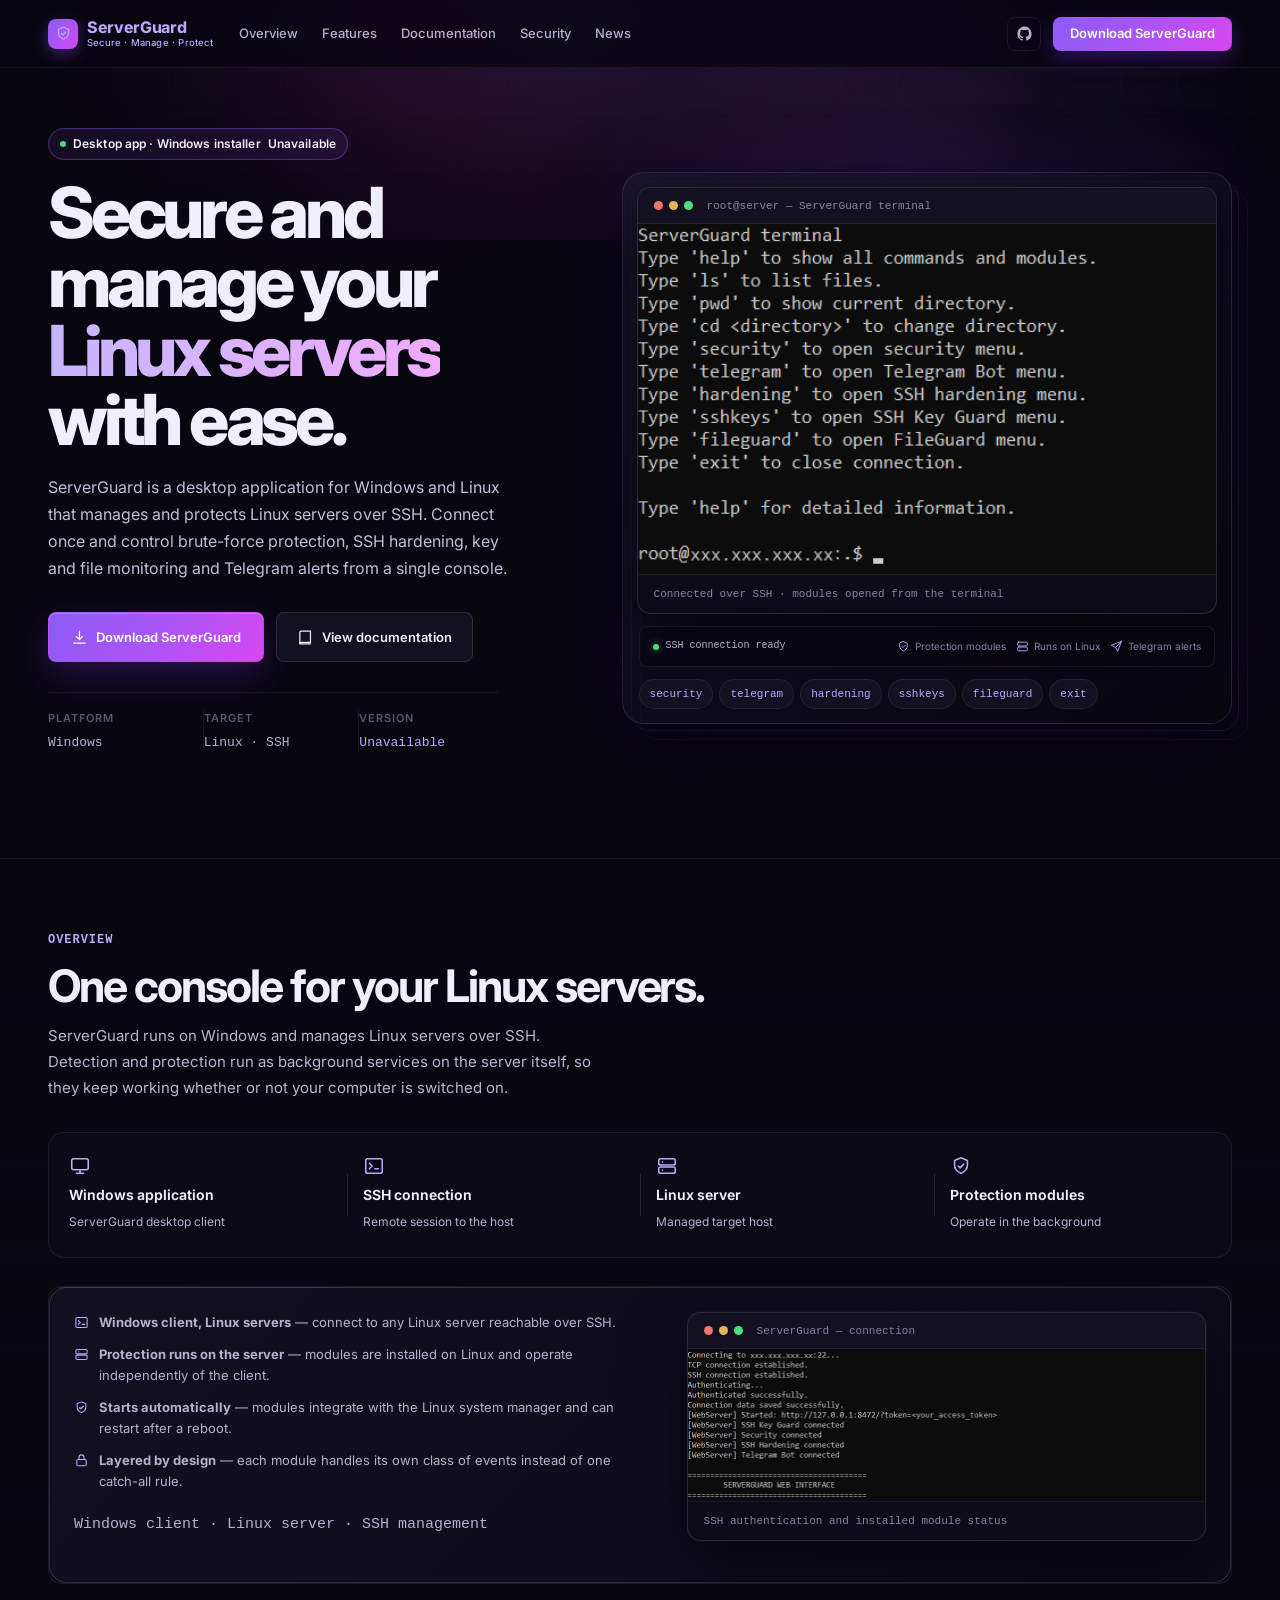
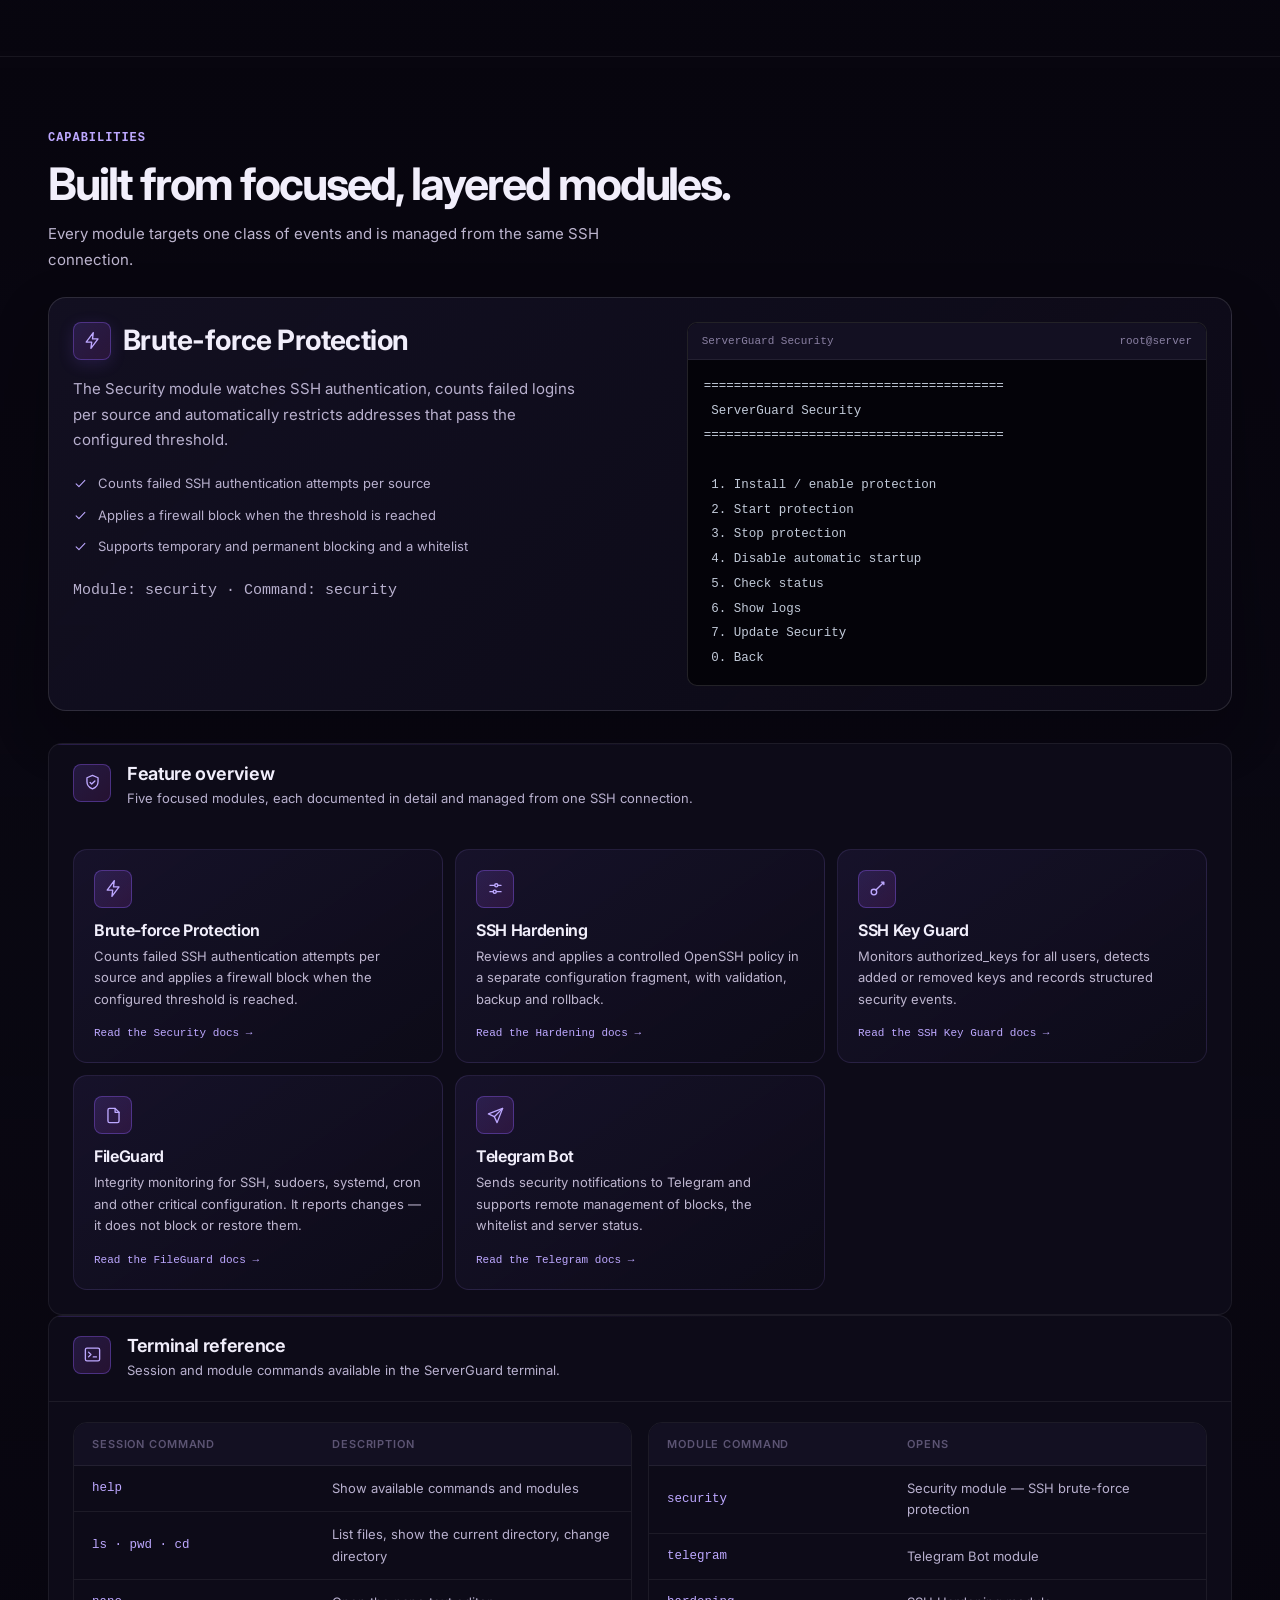
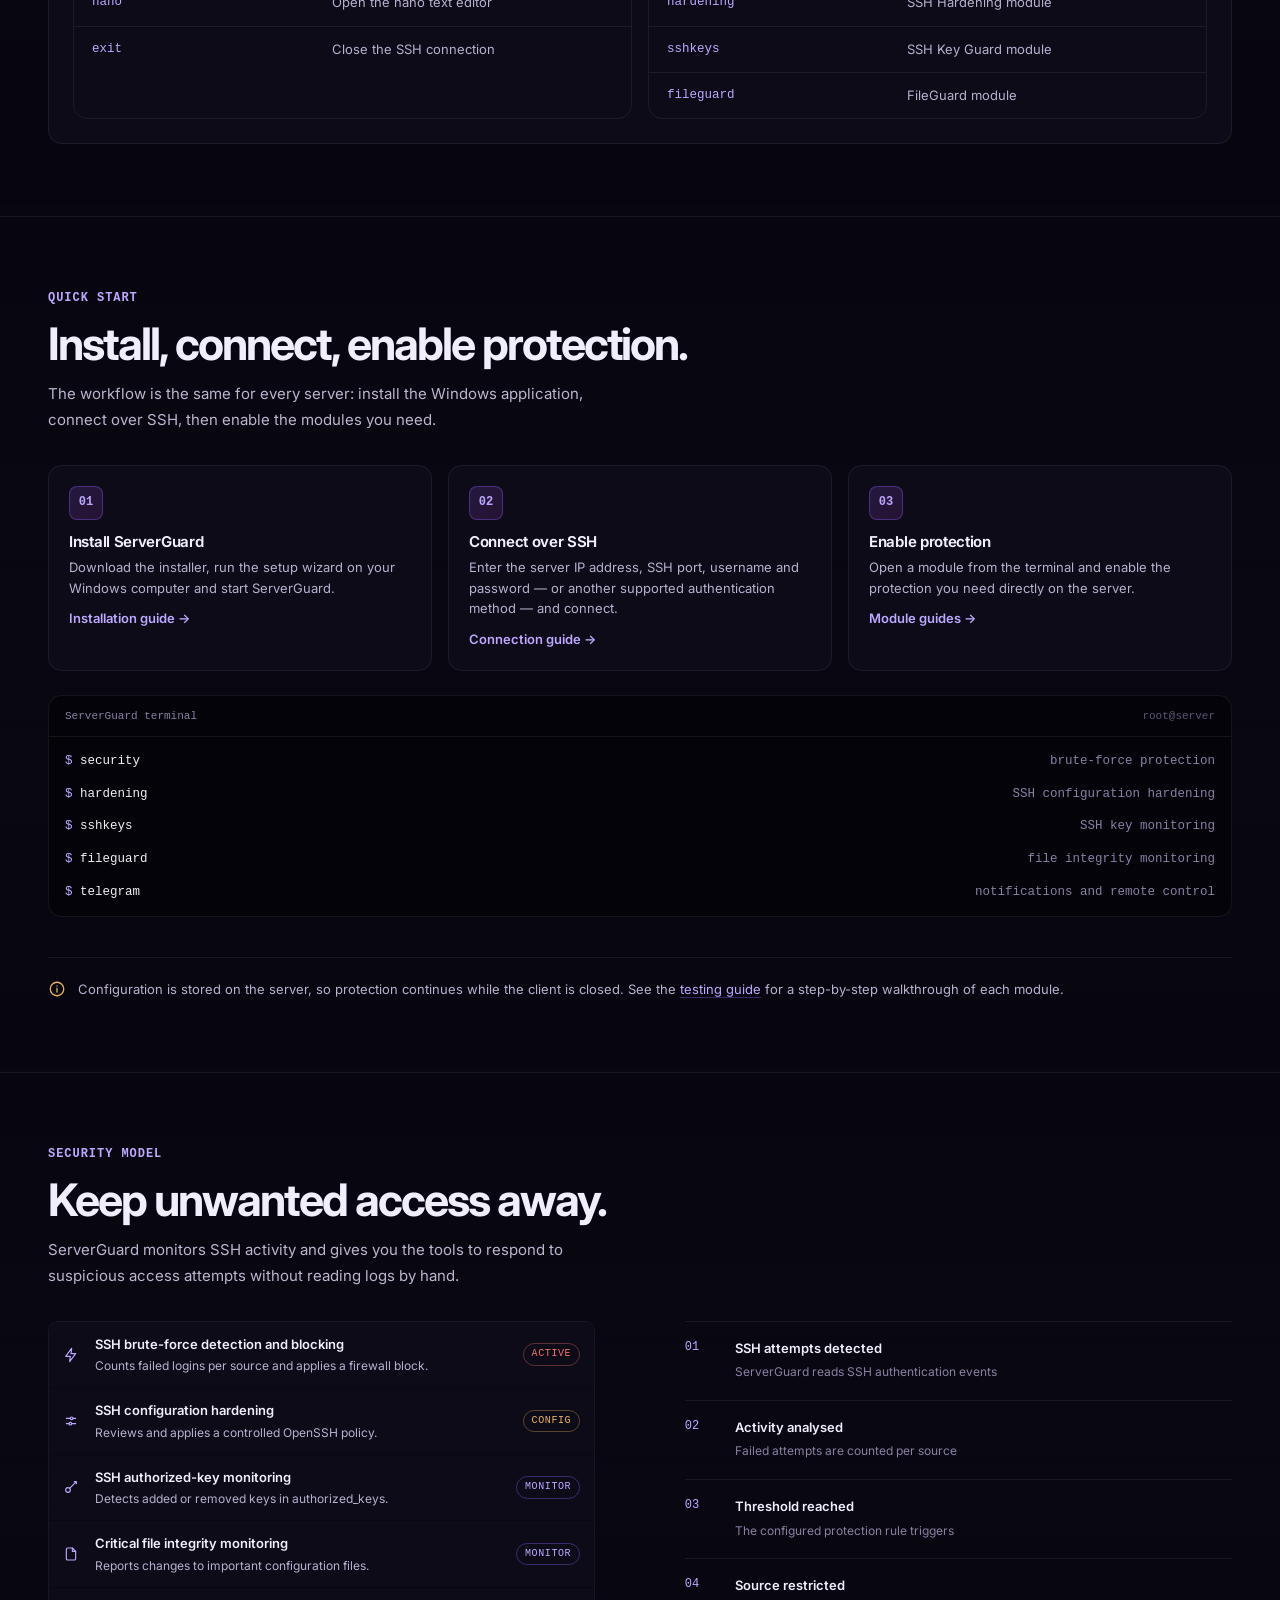
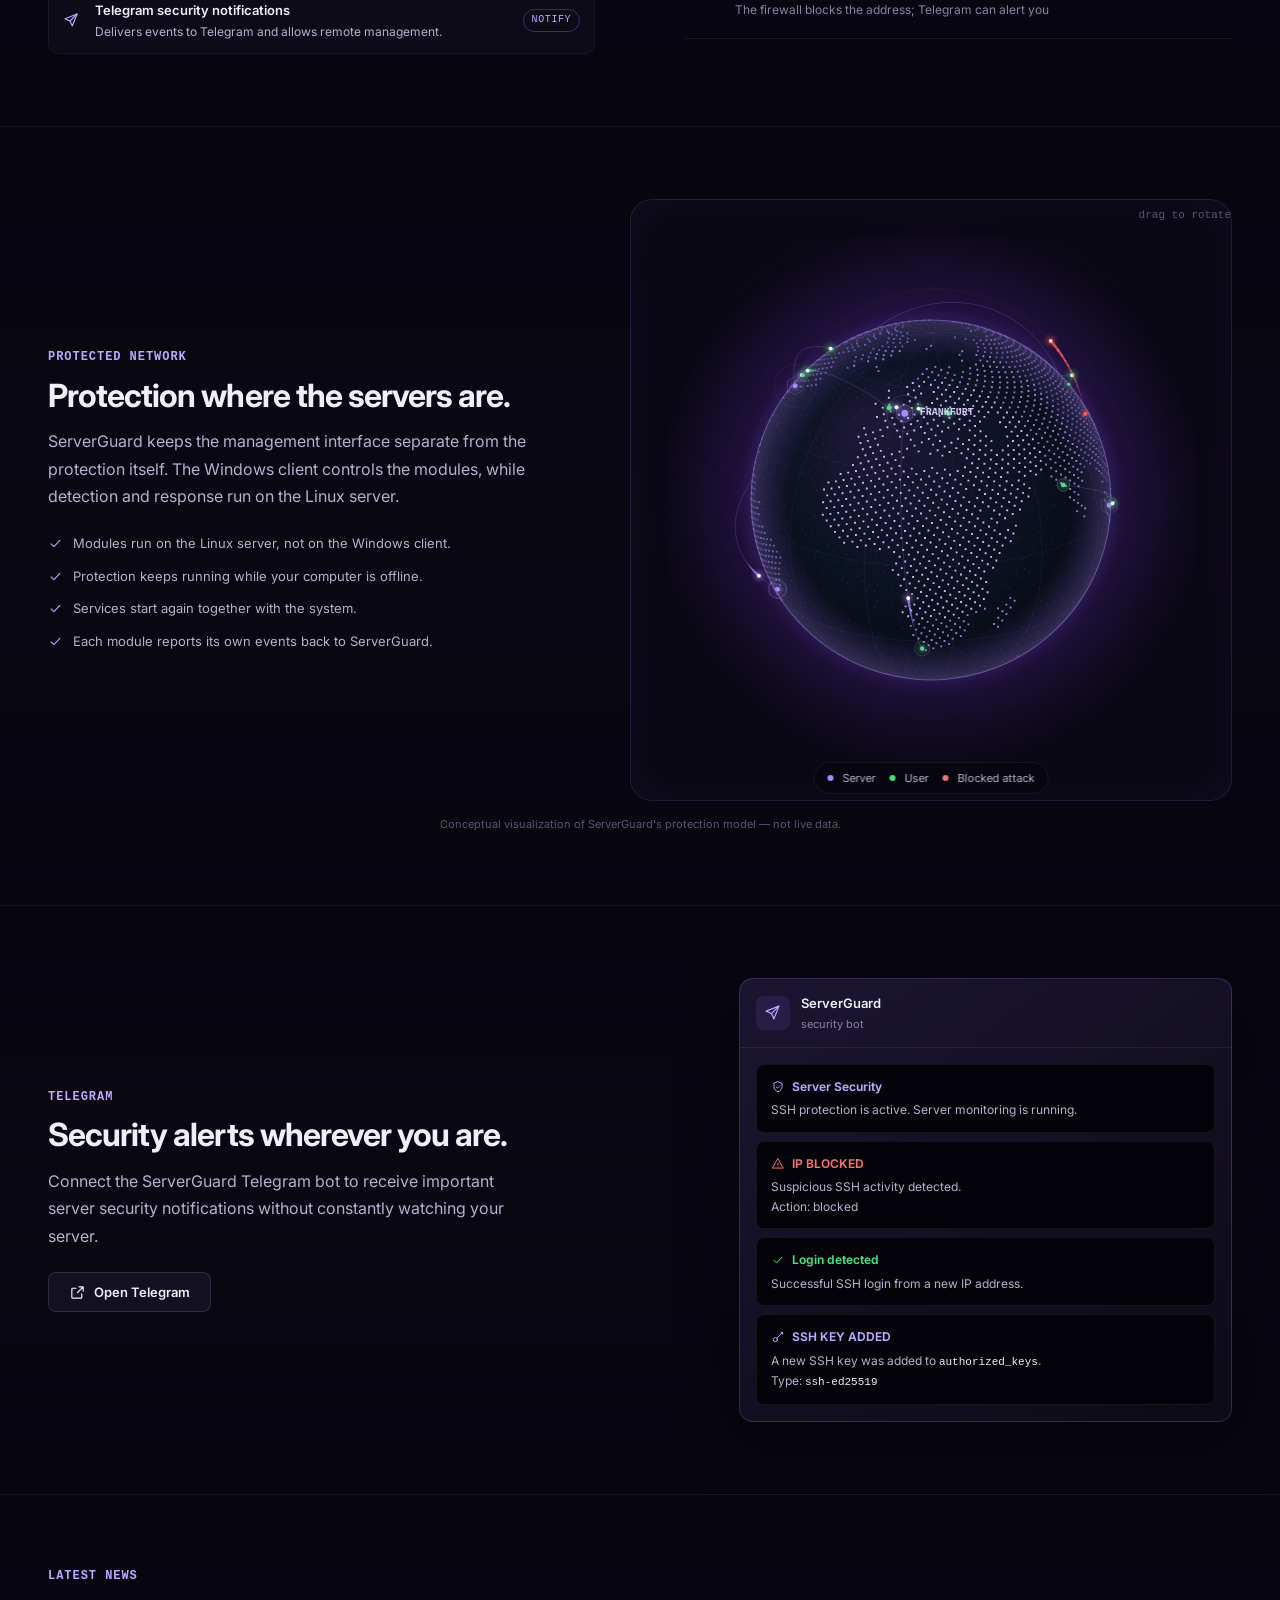
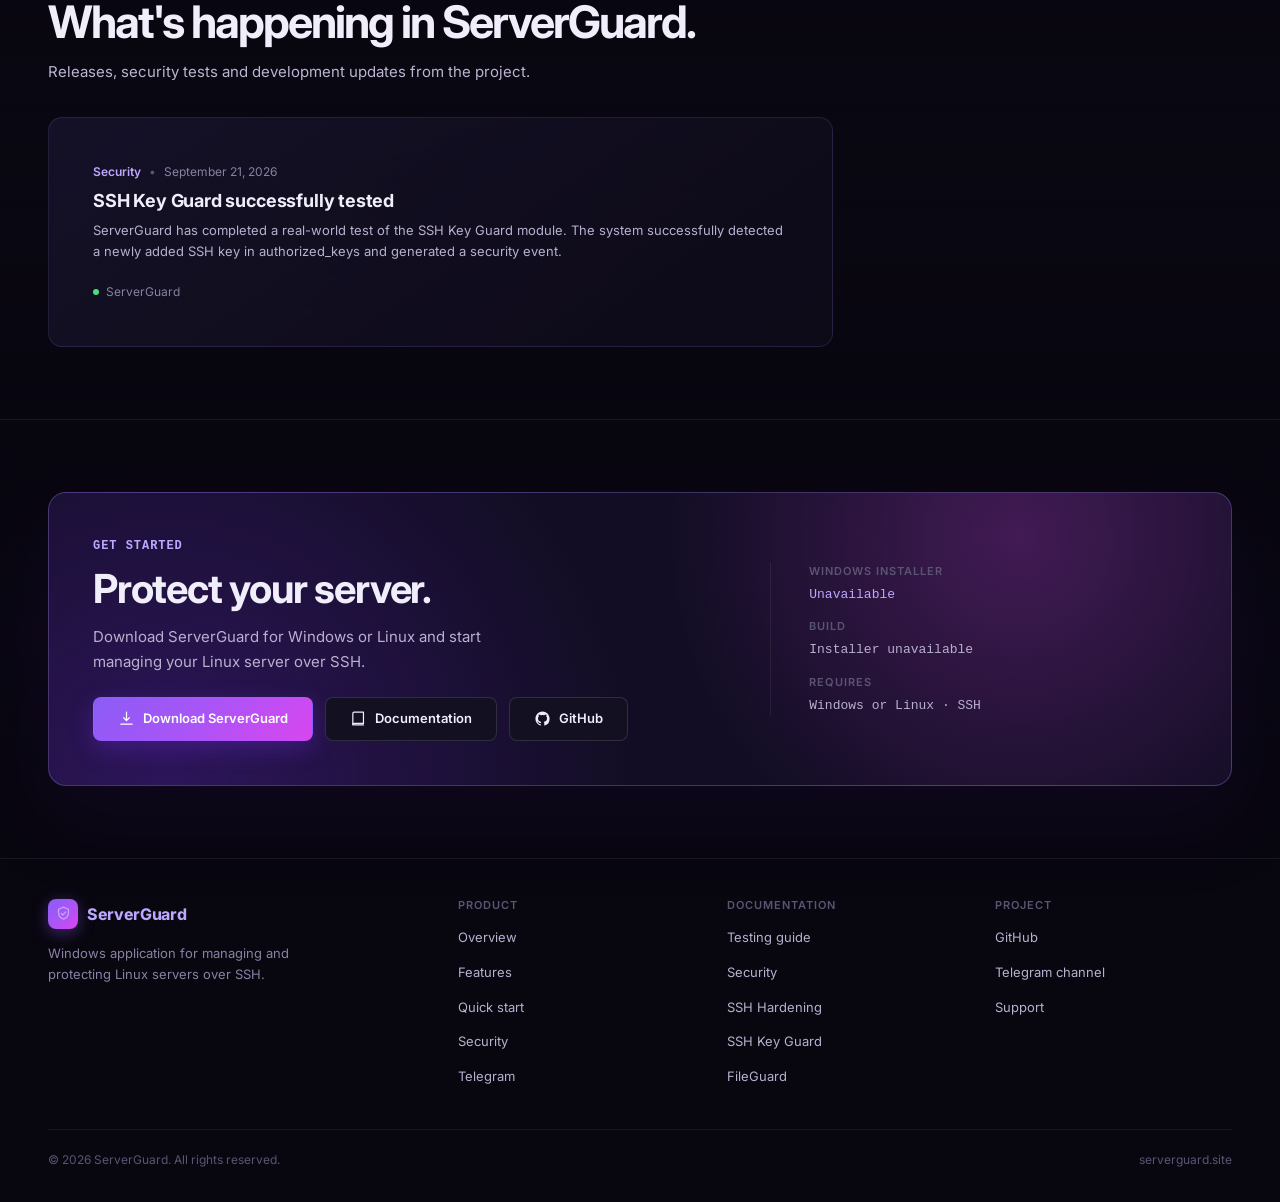
<file: index.html>
<!DOCTYPE html>
<html lang="en">

<head>
    <meta charset="UTF-8">

    <meta name="viewport" content="width=device-width, initial-scale=1.0">

    <meta
        name="description"
        content="ServerGuard — Windows application for managing and protecting Linux servers through SSH."
    >

    <meta
        name="keywords"
        content="ServerGuard, Linux, SSH, server security, Windows, brute force protection, SFTP, SSH Key Guard"
    >

    <meta name="theme-color" content="#080b12">

    <link rel="canonical" href="https://serverguard.site/">

    <link rel="icon" href="favicon.ico" sizes="any">
    <link rel="icon" type="image/svg+xml" href="favicon.svg">

    <title>ServerGuard — Linux Server Security & Management</title>

    <!-- =====================================================
         OPEN GRAPH
    ====================================================== -->

    <meta property="og:type" content="website">

    <meta property="og:site_name" content="ServerGuard">

    <meta property="og:title" content="ServerGuard — Linux Server Security & Management">

    <meta
        property="og:description"
        content="ServerGuard — Windows application for managing and protecting Linux servers through SSH."
    >

    <meta property="og:url" content="https://serverguard.site/">

    <meta property="og:locale" content="en_US">


    <!-- =====================================================
         TWITTER CARD
    ====================================================== -->

    <meta name="twitter:card" content="summary">

    <meta name="twitter:title" content="ServerGuard — Linux Server Security & Management">

    <meta
        name="twitter:description"
        content="ServerGuard — Windows application for managing and protecting Linux servers through SSH."
    >

    <!-- =====================================================
         FONTS + STYLES
    ====================================================== -->

    <link rel="preconnect" href="https://fonts.googleapis.com">
    <link rel="preconnect" href="https://fonts.gstatic.com" crossorigin>

    <link
        rel="stylesheet"
        href="https://fonts.googleapis.com/css2?family=Inter:wght@400;500;600;700;800&display=swap"
    >

    <link rel="stylesheet" href="css/tokens.css">
    <link rel="stylesheet" href="css/components.css">
    <link rel="stylesheet" href="css/style.css">
    <link rel="stylesheet" href="css/downloads.css">

    <script>document.documentElement.classList.add("js");</script>
</head>


<body>

<a class="skip-link" href="#top">
    Skip to content
</a>


<!-- =========================================================
     ICON SPRITE
========================================================= -->

<svg class="sr-only" aria-hidden="true" focusable="false">
    <symbol id="i-shield" viewBox="0 0 24 24"><path d="M12 3l7 3v5c0 4.4-3 7.5-7 9-4-1.5-7-4.6-7-9V6z"/></symbol>
    <symbol id="i-shield-check" viewBox="0 0 24 24"><path d="M12 3l7 3v5c0 4.4-3 7.5-7 9-4-1.5-7-4.6-7-9V6z"/><path d="M9 12l2 2 4-4"/></symbol>
    <symbol id="i-terminal" viewBox="0 0 24 24"><rect x="3" y="4" width="18" height="16" rx="2"/><path d="M7 9l3 3-3 3M13 15h4"/></symbol>
    <symbol id="i-server" viewBox="0 0 24 24"><rect x="3" y="4" width="18" height="7" rx="2"/><rect x="3" y="13" width="18" height="7" rx="2"/><path d="M7 7.5h.01M7 16.5h.01"/></symbol>
    <symbol id="i-sliders" viewBox="0 0 24 24"><path d="M5 8h6M15 8h4M5 16h4M13 16h6"/><circle cx="13" cy="8" r="2"/><circle cx="11" cy="16" r="2"/></symbol>
    <symbol id="i-key" viewBox="0 0 24 24"><circle cx="7.5" cy="16.5" r="3.5"/><path d="M10 14L20 4M17 4h3v3"/></symbol>
    <symbol id="i-file" viewBox="0 0 24 24"><path d="M14 3H7a2 2 0 0 0-2 2v14a2 2 0 0 0 2 2h10a2 2 0 0 0 2-2V8z"/><path d="M14 3v5h5"/></symbol>
    <symbol id="i-send" viewBox="0 0 24 24"><path d="M21 3L10.5 13.5"/><path d="M21 3l-7 18-3.5-7.5L3 10z"/></symbol>
    <symbol id="i-monitor" viewBox="0 0 24 24"><rect x="3" y="4" width="18" height="12" rx="2"/><path d="M8 20h8M12 16v4"/></symbol>
    <symbol id="i-globe" viewBox="0 0 24 24"><circle cx="12" cy="12" r="9"/><path d="M3 12h18"/><path d="M12 3c2.6 2.7 2.6 15.3 0 18M12 3c-2.6 2.7-2.6 15.3 0 18"/></symbol>
    <symbol id="i-zap" viewBox="0 0 24 24"><path d="M13 2L4 14h7l-1 8 9-12h-7z"/></symbol>
    <symbol id="i-lock" viewBox="0 0 24 24"><rect x="4.5" y="10.5" width="15" height="10" rx="2"/><path d="M8 10.5V7a4 4 0 0 1 8 0v3.5"/></symbol>
    <symbol id="i-download" viewBox="0 0 24 24"><path d="M12 3v12m0 0l-4-4m4 4l4-4M4 20h16"/></symbol>
    <symbol id="i-external" viewBox="0 0 24 24"><path d="M14 4h6v6M20 4l-8 8M18 14v5a1 1 0 0 1-1 1H5a1 1 0 0 1-1-1V7a1 1 0 0 1 1-1h5"/></symbol>
    <symbol id="i-arrow-right" viewBox="0 0 24 24"><path d="M5 12h14M13 6l6 6-6 6"/></symbol>
    <symbol id="i-check" viewBox="0 0 24 24"><path d="M5 12.5l4.5 4.5L19 7"/></symbol>
    <symbol id="i-alert" viewBox="0 0 24 24"><path d="M12 3l9 16H3z"/><path d="M12 10v4M12 17h.01"/></symbol>
    <symbol id="i-info" viewBox="0 0 24 24"><circle cx="12" cy="12" r="9"/><path d="M12 11v5M12 8h.01"/></symbol>
    <symbol id="i-book" viewBox="0 0 24 24"><path d="M4 5a2 2 0 0 1 2-2h13v16H6a2 2 0 0 0-2 2z"/><path d="M4 19a2 2 0 0 0 2 2h13"/></symbol>
    <symbol id="i-menu" viewBox="0 0 24 24"><path d="M4 7h16M4 12h16M4 17h16"/></symbol>
    <symbol id="i-x" viewBox="0 0 24 24"><path d="M6 6l12 12M18 6L6 18"/></symbol>
    <symbol id="i-github" viewBox="0 0 24 24"><path d="M12 2C6.48 2 2 6.58 2 12.25c0 4.53 2.87 8.37 6.84 9.73.5.09.68-.22.68-.49v-1.7c-2.78.62-3.37-1.37-3.37-1.37-.45-1.18-1.11-1.5-1.11-1.5-.91-.64.07-.63.07-.63 1 .07 1.53 1.06 1.53 1.06.9 1.57 2.36 1.12 2.94.86.09-.67.35-1.12.63-1.38-2.22-.26-4.56-1.14-4.56-5.06 0-1.12.39-2.03 1.03-2.75-.1-.26-.45-1.3.1-2.71 0 0 .84-.28 2.75 1.05a9.36 9.36 0 0 1 5 0c1.91-1.33 2.75-1.05 2.75-1.05.55 1.41.2 2.45.1 2.71.64.72 1.03 1.63 1.03 2.75 0 3.93-2.35 4.8-4.58 5.05.36.32.68.94.68 1.9v2.82c0 .27.18.59.69.49A10.02 10.02 0 0 0 22 12.25C22 6.58 17.52 2 12 2z"/></symbol>
</svg>


<!-- =========================================================
     HEADER
========================================================= -->

<header class="site-header">

    <div class="container nav">

        <a href="#top" class="logo" aria-label="ServerGuard home">
            <span class="logo-mark">
                <svg class="icon" aria-hidden="true"><use href="#i-shield-check"></use></svg>
            </span>
            <span class="logo-text">
                <span class="logo-word">Server<span>Guard</span></span>
                <span class="logo-tagline">Secure · Manage · Protect</span>
            </span>
        </a>

        <nav class="nav-links" aria-label="Primary">
            <a href="#overview">Overview</a>
            <a href="#features">Features</a>
            <a href="documentation/index.html">Documentation</a>
            <a href="#security">Security</a>
            <a href="#news">News</a>
        </nav>

        <div class="nav-actions">

            <a
                href="https://github.com/Lukas6623/ServerGuardCode"
                class="nav-icon-link"
                target="_blank"
                rel="noopener noreferrer"
                aria-label="ServerGuard on GitHub"
            >
                <svg class="icon icon-fill" aria-hidden="true"><use href="#i-github"></use></svg>
            </a>

            <button type="button" data-download-dialog aria-haspopup="dialog" aria-controls="downloadDialog" class="btn btn-primary nav-download">
                <span class="btn-label-full">Download ServerGuard</span>
                <span class="btn-label-short">Download</span>
            </button>

            <button
                type="button"
                class="nav-toggle"
                id="navToggle"
                aria-label="Open navigation"
                aria-expanded="false"
                aria-controls="mobileNav"
            >
                <svg class="icon icon-menu" aria-hidden="true"><use href="#i-menu"></use></svg>
                <svg class="icon icon-close" aria-hidden="true"><use href="#i-x"></use></svg>
            </button>

        </div>

    </div>

</header>


<!-- =========================================================
     MOBILE NAVIGATION
========================================================= -->

<nav class="mobile-nav" id="mobileNav" aria-label="Mobile navigation">

    <a href="#overview" class="mobile-nav-link">Overview</a>
    <a href="#features" class="mobile-nav-link">Features</a>
    <a href="#how-it-works" class="mobile-nav-link">Quick start</a>
    <a href="#security" class="mobile-nav-link">Security</a>
    <a href="#network" class="mobile-nav-link">Network</a>
    <a href="#telegram" class="mobile-nav-link">Telegram</a>
    <a href="#news" class="mobile-nav-link">News</a>

    <a
        href="documentation/index.html"
        class="mobile-nav-link"
    >
        Documentation
    </a>

    <a
        href="documentation/sshkeys.html"
        class="mobile-nav-link"
    >
        SSH Key Setup
    </a>

    <a
        href="https://github.com/Lukas6623/ServerGuardCode"
        class="mobile-nav-link"
        target="_blank"
        rel="noopener noreferrer"
    >
        GitHub
    </a>

    <button type="button" data-download-dialog aria-haspopup="dialog" aria-controls="downloadDialog" class="btn btn-primary">
        Download ServerGuard
    </button>

</nav>


<main id="top">


<!-- =========================================================
     HERO
========================================================= -->

<section class="hero">

    <div class="container hero-grid">

        <div class="hero-copy reveal">

            <span class="badge hero-badge">
                <span class="badge-dot" aria-hidden="true"></span>
                Desktop app · Windows installer <span class="latest-version">Checking…</span>
            </span>

            <h1>
                Secure and manage your
                <em>Linux servers</em> with ease.
            </h1>

            <p class="hero-description">
                ServerGuard is a desktop application for Windows and Linux that manages and
                protects Linux servers over SSH. Connect once and control
                brute-force protection, SSH hardening, key and file monitoring
                and Telegram alerts from a single console.
            </p>

            <div class="hero-actions">

                <button type="button" class="btn btn-primary" data-download-dialog aria-haspopup="dialog" aria-controls="downloadDialog">
                    <svg class="icon" aria-hidden="true"><use href="#i-download"></use></svg>
                    Download ServerGuard
                </button>

                <a
                    href="documentation/index.html"
                    class="btn btn-secondary"
                >
                    <svg class="icon" aria-hidden="true"><use href="#i-book"></use></svg>
                    View documentation
                </a>

            </div>

            <dl class="hero-meta">
                <div>
                    <dt>Platform</dt>
                    <dd>Windows</dd>
                </div>
                <div>
                    <dt>Target</dt>
                    <dd>Linux · SSH</dd>
                </div>
                <div>
                    <dt>Version</dt>
                    <dd class="latest-version">Checking…</dd>
                </div>
            </dl>

        </div>

        <div class="hero-visual reveal">

            <div class="app-window">

                <div class="app-window-bar" aria-hidden="true">
                    <span class="app-window-dot"></span>
                    <span class="app-window-dot"></span>
                    <span class="app-window-dot"></span>
                    <span class="app-window-title">root@server — ServerGuard terminal</span>
                </div>

                <img
                    src="documentation/images/04-terminal.png"
                    alt="The ServerGuard terminal listing the available commands: help, ls, pwd, cd, security, telegram, hardening, sshkeys, fileguard and exit."
                    width="509"
                    height="308"
                    decoding="async"
                >

                <p class="app-window-caption">
                    Connected over SSH · modules opened from the terminal
                </p>

            </div>

            <div class="hero-proof" aria-label="ServerGuard connection details">
                <div class="hero-proof-status"><span></span> SSH connection ready</div>
                <div class="hero-proof-items">
                    <span><svg class="icon" aria-hidden="true"><use href="#i-shield-check"></use></svg> Protection modules</span>
                    <span><svg class="icon" aria-hidden="true"><use href="#i-server"></use></svg> Runs on Linux</span>
                    <span><svg class="icon" aria-hidden="true"><use href="#i-send"></use></svg> Telegram alerts</span>
                </div>
            </div>

            <div class="hero-commands" aria-label="ServerGuard terminal commands">
                <code>security</code>
                <code>telegram</code>
                <code>hardening</code>
                <code>sshkeys</code>
                <code>fileguard</code>
                <code>exit</code>
            </div>

        </div>

    </div>

</section>


<!-- =========================================================
     OVERVIEW
========================================================= -->

<section class="section" id="overview">

    <div class="container">

        <div class="section-head reveal">
            <span class="eyebrow">Overview</span>
            <h2>One console for your Linux servers.</h2>
            <p>
                ServerGuard runs on Windows and manages Linux servers over SSH.
                Detection and protection run as background services on the
                server itself, so they keep working whether or not your computer
                is switched on.
            </p>
        </div>

        <ul class="pipeline reveal" aria-label="How ServerGuard works">

            <li class="pipeline-node">
                <svg class="icon" aria-hidden="true"><use href="#i-monitor"></use></svg>
                <strong>Windows application</strong>
                <span>ServerGuard desktop client</span>
            </li>

            <li class="pipeline-arrow" aria-hidden="true">→</li>

            <li class="pipeline-node">
                <svg class="icon" aria-hidden="true"><use href="#i-terminal"></use></svg>
                <strong>SSH connection</strong>
                <span>Remote session to the host</span>
            </li>

            <li class="pipeline-arrow" aria-hidden="true">→</li>

            <li class="pipeline-node">
                <svg class="icon" aria-hidden="true"><use href="#i-server"></use></svg>
                <strong>Linux server</strong>
                <span>Managed target host</span>
            </li>

            <li class="pipeline-arrow" aria-hidden="true">→</li>

            <li class="pipeline-node">
                <svg class="icon" aria-hidden="true"><use href="#i-shield-check"></use></svg>
                <strong>Protection modules</strong>
                <span>Operate in the background</span>
            </li>

        </ul>

        <div class="panel reveal">

            <div class="feature-prime feature-prime--flush">

                <div class="feature-prime-copy reveal">

                <ul class="feature-points">

                    <li>
                        <svg class="icon" aria-hidden="true"><use href="#i-terminal"></use></svg>
                        <span><strong>Windows client, Linux servers</strong> — connect to any
                        Linux server reachable over SSH.</span>
                    </li>

                    <li>
                        <svg class="icon" aria-hidden="true"><use href="#i-server"></use></svg>
                        <span><strong>Protection runs on the server</strong> — modules are
                        installed on Linux and operate independently of the client.</span>
                    </li>

                    <li>
                        <svg class="icon" aria-hidden="true"><use href="#i-shield-check"></use></svg>
                        <span><strong>Starts automatically</strong> — modules integrate with
                        the Linux system manager and can restart after a reboot.</span>
                    </li>

                    <li>
                        <svg class="icon" aria-hidden="true"><use href="#i-lock"></use></svg>
                        <span><strong>Layered by design</strong> — each module handles its own
                        class of events instead of one catch-all rule.</span>
                    </li>

                </ul>

                <p class="feature-meta">Windows client · Linux server · SSH management</p>

            </div>

            <div class="app-window reveal">

                <div class="app-window-bar" aria-hidden="true">
                    <span class="app-window-dot"></span>
                    <span class="app-window-dot"></span>
                    <span class="app-window-dot"></span>
                    <span class="app-window-title">ServerGuard — connection</span>
                </div>

                <img
                    src="documentation/images/02-main-window.png"
                    alt="ServerGuard connection window showing successful SSH authentication and status lines for the Security, SSH Key Guard, SSH Hardening and Telegram modules."
                    width="1040"
                    height="304"
                    loading="lazy"
                    decoding="async"
                >

                <p class="app-window-caption">
                    SSH authentication and installed module status
                </p>

            </div>

        </div>

        </div>

    </div>

</section>


<!-- =========================================================
     FEATURES
========================================================= -->

<section class="section" id="features">

    <div class="container">

        <div class="section-head reveal">
            <span class="eyebrow">Capabilities</span>
            <h2>Built from focused, layered modules.</h2>
            <p>
                Every module targets one class of events and is managed from the
                same SSH connection.
            </p>
        </div>


        <div class="feature-prime">

            <div class="feature-prime-copy reveal">

                <div class="feature-prime-head">
                    <span class="feature-icon">
                        <svg class="icon" aria-hidden="true"><use href="#i-zap"></use></svg>
                    </span>
                    <h3>Brute-force Protection</h3>
                </div>

                <p>
                    The Security module watches SSH authentication, counts failed
                    logins per source and automatically restricts addresses that
                    pass the configured threshold.
                </p>

                <ul class="feature-points">
                    <li>
                        <svg class="icon" aria-hidden="true"><use href="#i-check"></use></svg>
                        Counts failed SSH authentication attempts per source
                    </li>
                    <li>
                        <svg class="icon" aria-hidden="true"><use href="#i-check"></use></svg>
                        Applies a firewall block when the threshold is reached
                    </li>
                    <li>
                        <svg class="icon" aria-hidden="true"><use href="#i-check"></use></svg>
                        Supports temporary and permanent blocking and a whitelist
                    </li>
                </ul>

                <p class="feature-meta">Module: security · Command: security</p>

            </div>

            <div class="code-panel reveal">

                <div class="code-panel-head">
                    <span>ServerGuard Security</span>
                    <span>root@server</span>
                </div>

                <pre><code>========================================
 ServerGuard Security
========================================

 1. Install / enable protection
 2. Start protection
 3. Stop protection
 4. Disable automatic startup
 5. Check status
 6. Show logs
 7. Update Security
 0. Back</code></pre>

            </div>

        </div>


        <section class="panel reveal">

            <div class="panel-head">
                <span class="panel-icon">
                    <svg class="icon" aria-hidden="true"><use href="#i-shield-check"></use></svg>
                </span>
                <div class="panel-head-text">
                    <h3>Feature overview</h3>
                    <p>Five focused modules, each documented in detail and managed from one SSH connection.</p>
                </div>
            </div>

            <div class="panel-body">

                <div class="feature-grid">

                    <a class="feature-card feature-card--link" href="documentation/security.html">
                        <div class="panel-icon">
                            <svg class="icon" aria-hidden="true"><use href="#i-zap"></use></svg>
                        </div>
                        <h3>Brute-force Protection</h3>
                        <p>Counts failed SSH authentication attempts per source and applies a firewall block when the configured threshold is reached.</p>
                        <span class="feature-card-go">Read the Security docs →</span>
                    </a>

                    <a class="feature-card feature-card--link" href="documentation/hardening.html">
                        <div class="panel-icon">
                            <svg class="icon" aria-hidden="true"><use href="#i-sliders"></use></svg>
                        </div>
                        <h3>SSH Hardening</h3>
                        <p>Reviews and applies a controlled OpenSSH policy in a separate configuration fragment, with validation, backup and rollback.</p>
                        <span class="feature-card-go">Read the Hardening docs →</span>
                    </a>

                    <a class="feature-card feature-card--link" href="documentation/sshkeys.html">
                        <div class="panel-icon">
                            <svg class="icon" aria-hidden="true"><use href="#i-key"></use></svg>
                        </div>
                        <h3>SSH Key Guard</h3>
                        <p>Monitors authorized_keys for all users, detects added or removed keys and records structured security events.</p>
                        <span class="feature-card-go">Read the SSH Key Guard docs →</span>
                    </a>

                    <a class="feature-card feature-card--link" href="documentation/fileguard.html">
                        <div class="panel-icon">
                            <svg class="icon" aria-hidden="true"><use href="#i-file"></use></svg>
                        </div>
                        <h3>FileGuard</h3>
                        <p>Integrity monitoring for SSH, sudoers, systemd, cron and other critical configuration. It reports changes — it does not block or restore them.</p>
                        <span class="feature-card-go">Read the FileGuard docs →</span>
                    </a>

                    <a class="feature-card feature-card--link" href="documentation/telegram.html">
                        <div class="panel-icon">
                            <svg class="icon" aria-hidden="true"><use href="#i-send"></use></svg>
                        </div>
                        <h3>Telegram Bot</h3>
                        <p>Sends security notifications to Telegram and supports remote management of blocks, the whitelist and server status.</p>
                        <span class="feature-card-go">Read the Telegram docs →</span>
                    </a>

                </div>

            </div>

        </section>


        <section class="panel reveal">

            <div class="panel-head panel-head--divide">
                <span class="panel-icon">
                    <svg class="icon" aria-hidden="true"><use href="#i-terminal"></use></svg>
                </span>
                <div class="panel-head-text">
                    <h3>Terminal reference</h3>
                    <p>Session and module commands available in the ServerGuard terminal.</p>
                </div>
            </div>

            <div class="panel-body">

            <div class="reftables">

            <div class="reftable">

                <div class="reftable-row reftable-head" aria-hidden="true">
                    <div>Session command</div>
                    <div>Description</div>
                </div>

                <div class="reftable-row">
                    <div class="reftable-cmd">help</div>
                    <div class="reftable-purpose">Show available commands and modules</div>
                </div>

                <div class="reftable-row">
                    <div class="reftable-cmd">ls · pwd · cd</div>
                    <div class="reftable-purpose">List files, show the current directory, change directory</div>
                </div>

                <div class="reftable-row">
                    <div class="reftable-cmd">nano</div>
                    <div class="reftable-purpose">Open the nano text editor</div>
                </div>

                <div class="reftable-row">
                    <div class="reftable-cmd">exit</div>
                    <div class="reftable-purpose">Close the SSH connection</div>
                </div>

            </div>

            <div class="reftable">

                <div class="reftable-row reftable-head" aria-hidden="true">
                    <div>Module command</div>
                    <div>Opens</div>
                </div>

                <div class="reftable-row">
                    <div class="reftable-cmd">security</div>
                    <div class="reftable-purpose">Security module — SSH brute-force protection</div>
                </div>

                <div class="reftable-row">
                    <div class="reftable-cmd">telegram</div>
                    <div class="reftable-purpose">Telegram Bot module</div>
                </div>

                <div class="reftable-row">
                    <div class="reftable-cmd">hardening</div>
                    <div class="reftable-purpose">SSH Hardening module</div>
                </div>

                <div class="reftable-row">
                    <div class="reftable-cmd">sshkeys</div>
                    <div class="reftable-purpose">SSH Key Guard module</div>
                </div>

                <div class="reftable-row">
                    <div class="reftable-cmd">fileguard</div>
                    <div class="reftable-purpose">FileGuard module</div>
                </div>

            </div>

            </div>

            </div>

        </section>

    </div>

</section>


<!-- =========================================================
     QUICK START
========================================================= -->

<section class="section" id="how-it-works">

    <div class="container">

        <div class="section-head reveal">
            <span class="eyebrow">Quick start</span>
            <h2>Install, connect, enable protection.</h2>
            <p>
                The workflow is the same for every server: install the Windows
                application, connect over SSH, then enable the modules you need.
            </p>
        </div>

        <div class="qs-steps reveal">

            <div class="qs-step">
                <span class="qs-index">01</span>
                <h3>Install ServerGuard</h3>
                <p>
                    Download the installer, run the setup wizard on your
                    Windows computer and start ServerGuard.
                </p>
                <p class="qs-link"><a href="documentation/index.html#installation">Installation guide →</a></p>
            </div>

            <div class="qs-step">
                <span class="qs-index">02</span>
                <h3>Connect over SSH</h3>
                <p>
                    Enter the server IP address, SSH port, username and
                    password — or another supported authentication method —
                    and connect.
                </p>
                <p class="qs-link"><a href="documentation/index.html#connection">Connection guide →</a></p>
            </div>

            <div class="qs-step">
                <span class="qs-index">03</span>
                <h3>Enable protection</h3>
                <p>
                    Open a module from the terminal and enable the
                    protection you need directly on the server.
                </p>
                <p class="qs-link"><a href="documentation/index.html#security">Module guides →</a></p>
            </div>

        </div>

            <div class="cmd-ref reveal">

                <div class="cmd-ref-header">
                    <span>ServerGuard terminal</span>
                    <span>root@server</span>
                </div>

                <div class="cmd-ref-body">

                    <div class="cmd-ref-line">
                        <span class="cmd">security</span>
                        <span class="desc">brute-force protection</span>
                    </div>

                    <div class="cmd-ref-line">
                        <span class="cmd">hardening</span>
                        <span class="desc">SSH configuration hardening</span>
                    </div>

                    <div class="cmd-ref-line">
                        <span class="cmd">sshkeys</span>
                        <span class="desc">SSH key monitoring</span>
                    </div>

                    <div class="cmd-ref-line">
                        <span class="cmd">fileguard</span>
                        <span class="desc">file integrity monitoring</span>
                    </div>

                    <div class="cmd-ref-line">
                        <span class="cmd">telegram</span>
                        <span class="desc">notifications and remote control</span>
                    </div>

                </div>

            </div>

        <div class="quickstart-note reveal">
            <svg class="icon" aria-hidden="true"><use href="#i-info"></use></svg>
            <p>
                Configuration is stored on the server, so protection continues
                while the client is closed. See the
                <a href="documentation/index.html">testing guide</a>
                for a step-by-step walkthrough of each module.
            </p>
        </div>

    </div>

</section>


<!-- =========================================================
     SECURITY
========================================================= -->

<section class="section" id="security">

    <div class="container">

        <div class="section-head reveal">
            <span class="eyebrow">Security model</span>
            <h2>Keep unwanted access away.</h2>
            <p>
                ServerGuard monitors SSH activity and gives you the tools to
                respond to suspicious access attempts without reading logs by
                hand.
            </p>
        </div>

        <div class="security-grid">

            <div class="reveal">

                <ul class="layer-list">

                    <li class="layer">
                        <svg class="icon" aria-hidden="true"><use href="#i-zap"></use></svg>
                        <div>
                            <strong>SSH brute-force detection and blocking</strong>
                            <span class="layer-desc">Counts failed logins per source and applies a firewall block.</span>
                        </div>
                        <span class="layer-tag layer-tag--block">Active</span>
                    </li>

                    <li class="layer">
                        <svg class="icon" aria-hidden="true"><use href="#i-sliders"></use></svg>
                        <div>
                            <strong>SSH configuration hardening</strong>
                            <span class="layer-desc">Reviews and applies a controlled OpenSSH policy.</span>
                        </div>
                        <span class="layer-tag layer-tag--harden">Config</span>
                    </li>

                    <li class="layer">
                        <svg class="icon" aria-hidden="true"><use href="#i-key"></use></svg>
                        <div>
                            <strong>SSH authorized-key monitoring</strong>
                            <span class="layer-desc">Detects added or removed keys in authorized_keys.</span>
                        </div>
                        <span class="layer-tag layer-tag--monitor">Monitor</span>
                    </li>

                    <li class="layer">
                        <svg class="icon" aria-hidden="true"><use href="#i-file"></use></svg>
                        <div>
                            <strong>Critical file integrity monitoring</strong>
                            <span class="layer-desc">Reports changes to important configuration files.</span>
                        </div>
                        <span class="layer-tag layer-tag--monitor">Monitor</span>
                    </li>

                    <li class="layer">
                        <svg class="icon" aria-hidden="true"><use href="#i-send"></use></svg>
                        <div>
                            <strong>Telegram security notifications</strong>
                            <span class="layer-desc">Delivers events to Telegram and allows remote management.</span>
                        </div>
                        <span class="layer-tag layer-tag--monitor">Notify</span>
                    </li>

                </ul>

            </div>

            <div class="flow reveal">

                <div class="flow-step">
                    <span class="n">01</span>
                    <div>
                        <strong>SSH attempts detected</strong>
                        <span>ServerGuard reads SSH authentication events</span>
                    </div>
                </div>

                <div class="flow-step">
                    <span class="n">02</span>
                    <div>
                        <strong>Activity analysed</strong>
                        <span>Failed attempts are counted per source</span>
                    </div>
                </div>

                <div class="flow-step">
                    <span class="n">03</span>
                    <div>
                        <strong>Threshold reached</strong>
                        <span>The configured protection rule triggers</span>
                    </div>
                </div>

                <div class="flow-step">
                    <span class="n">04</span>
                    <div>
                        <strong>Source restricted</strong>
                        <span>The firewall blocks the address; Telegram can alert you</span>
                    </div>
                </div>

            </div>

        </div>

    </div>

</section>


<!-- =========================================================
     NETWORK
========================================================= -->

<section class="section" id="network">

    <div class="container network-grid">

        <div class="network-copy reveal">

            <span class="eyebrow">Protected network</span>

            <h2 class="copy-title">Protection where the servers are.</h2>

            <p>
                ServerGuard keeps the management interface separate from the
                protection itself. The Windows client controls the modules, while
                detection and response run on the Linux server.
            </p>

            <ul class="network-points">
                <li>
                    <svg class="icon" aria-hidden="true"><use href="#i-check"></use></svg>
                    Modules run on the Linux server, not on the Windows client.
                </li>
                <li>
                    <svg class="icon" aria-hidden="true"><use href="#i-check"></use></svg>
                    Protection keeps running while your computer is offline.
                </li>
                <li>
                    <svg class="icon" aria-hidden="true"><use href="#i-check"></use></svg>
                    Services start again together with the system.
                </li>
                <li>
                    <svg class="icon" aria-hidden="true"><use href="#i-check"></use></svg>
                    Each module reports its own events back to ServerGuard.
                </li>
            </ul>

        </div>

        <div class="globe-wrap reveal">

            <canvas
                id="globe"
                aria-label="Conceptual visualization of servers, trusted connections and blocked attacks"
            ></canvas>

            <div class="globe-legend" aria-hidden="true">
                <span><i style="background:#a78bfa"></i> Server</span>
                <span><i style="background:#4ade80"></i> User</span>
                <span><i style="background:#f0736e"></i> Blocked attack</span>
            </div>

            <div class="globe-hint" aria-hidden="true">drag to rotate</div>

        </div>

    </div>

    <div class="container">
        <p class="globe-disclaimer reveal">
            Conceptual visualization of ServerGuard's protection model — not live data.
        </p>
    </div>

</section>


<!-- =========================================================
     TELEGRAM
========================================================= -->

<section class="section" id="telegram">

    <div class="container telegram-grid">

        <div class="telegram-copy reveal">

            <span class="eyebrow">Telegram</span>

            <h2 class="copy-title">Security alerts wherever you are.</h2>

            <p>
                Connect the ServerGuard Telegram bot to receive important server
                security notifications without constantly watching your server.
            </p>

            <a
                href="https://t.me/server_guard_channel"
                target="_blank"
                rel="noopener noreferrer"
                class="btn btn-secondary"
            >
                <svg class="icon" aria-hidden="true"><use href="#i-external"></use></svg>
                Open Telegram
            </a>

        </div>

        <div class="telegram-card reveal">

            <div class="telegram-header">

                <div class="telegram-logo">
                    <svg class="icon" aria-hidden="true"><use href="#i-send"></use></svg>
                </div>

                <div>
                    <div class="telegram-name">ServerGuard</div>
                    <div class="telegram-status">security bot</div>
                </div>

            </div>

            <div class="telegram-body">

                <div class="message">
                    <div class="message-title">
                        <svg class="icon" aria-hidden="true"><use href="#i-shield-check"></use></svg>
                        Server Security
                    </div>
                    <div class="message-text">
                        SSH protection is active. Server monitoring is running.
                    </div>
                </div>

                <div class="message message-danger">
                    <div class="message-title">
                        <svg class="icon" aria-hidden="true"><use href="#i-alert"></use></svg>
                        IP BLOCKED
                    </div>
                    <div class="message-text">
                        Suspicious SSH activity detected.<br>
                        Action: blocked
                    </div>
                </div>

                <div class="message message-ok">
                    <div class="message-title">
                        <svg class="icon" aria-hidden="true"><use href="#i-check"></use></svg>
                        Login detected
                    </div>
                    <div class="message-text">
                        Successful SSH login from a new IP address.
                    </div>
                </div>

                <div class="message">
                    <div class="message-title">
                        <svg class="icon" aria-hidden="true"><use href="#i-key"></use></svg>
                        SSH KEY ADDED
                    </div>
                    <div class="message-text">
                        A new SSH key was added to <code>authorized_keys</code>.<br>
                        Type: <code>ssh-ed25519</code>
                    </div>
                </div>

            </div>

        </div>

    </div>

</section>


<!-- =========================================================
     NEWS
========================================================= -->

<section class="section" id="news">

    <div class="container">

        <div class="section-head reveal">
            <span class="eyebrow">Latest news</span>
            <h2>What's happening in ServerGuard.</h2>
            <p>
                Releases, security tests and development updates from the
                project.
            </p>
        </div>

        <div id="news-list" class="news-list">

            <div class="news-loading">
                <div class="news-loading-spinner"></div>
                <span>Loading latest news...</span>
            </div>

        </div>

        <div id="news-error" class="news-error" hidden>
            News are temporarily unavailable.
        </div>

    </div>

</section>


<!-- =========================================================
     DOWNLOAD
========================================================= -->

<section class="section cta" id="download">

    <div class="container">

        <div class="cta-box reveal">

            <div>
                <span class="eyebrow">Get started</span>

                <h2>Protect your server.</h2>

                <p>
                    Download ServerGuard for Windows or Linux and start managing your
                    Linux server over SSH.
                </p>

                <div class="cta-actions">
                    <button type="button" class="btn btn-primary" data-download-dialog aria-haspopup="dialog" aria-controls="downloadDialog">
                        <svg class="icon" aria-hidden="true"><use href="#i-download"></use></svg>
                        Download ServerGuard
                    </button>

                    <a
                        href="documentation/index.html"
                        class="btn btn-secondary"
                    >
                        <svg class="icon" aria-hidden="true"><use href="#i-book"></use></svg>
                        Documentation
                    </a>

                    <a
                        href="https://github.com/Lukas6623/ServerGuardCode"
                        target="_blank"
                        rel="noopener noreferrer"
                        class="btn btn-secondary"
                    >
                        <svg class="icon icon-fill" aria-hidden="true"><use href="#i-github"></use></svg>
                        GitHub
                    </a>
                </div>
            </div>

            <dl class="cta-meta">
                <div>
                    <dt>Windows installer</dt>
                    <dd class="latest-version">Checking…</dd>
                </div>
                <div>
                    <dt>Build</dt>
                    <dd class="installer-version">Installer</dd>
                </div>
                <div>
                    <dt>Requires</dt>
                    <dd>Windows or Linux · SSH</dd>
                </div>
            </dl>

        </div>

    </div>

</section>


</main>


<!-- =========================================================
     FOOTER
========================================================= -->

<footer class="site-footer">

    <div class="container">

        <div class="footer-grid">

            <div class="footer-brand">

                <a href="#top" class="logo" aria-label="ServerGuard home">
                    <span class="logo-mark">
                        <svg class="icon" aria-hidden="true"><use href="#i-shield-check"></use></svg>
                    </span>
                    <span class="logo-word">Server<span>Guard</span></span>
                </a>

                <p>
                    Windows application for managing and protecting Linux
                    servers over SSH.
                </p>

            </div>

            <div class="footer-col">
                <h4>Product</h4>
                <ul>
                    <li><a href="#overview">Overview</a></li>
                    <li><a href="#features">Features</a></li>
                    <li><a href="#how-it-works">Quick start</a></li>
                    <li><a href="#security">Security</a></li>
                    <li><a href="#telegram">Telegram</a></li>
                </ul>
            </div>

            <div class="footer-col">
                <h4>Documentation</h4>
                <ul>
                    <li><a href="documentation/index.html">Testing guide</a></li>
                    <li><a href="documentation/security.html">Security</a></li>
                    <li><a href="documentation/hardening.html">SSH Hardening</a></li>
                    <li><a href="documentation/sshkeys.html">SSH Key Guard</a></li>
                    <li><a href="documentation/fileguard.html">FileGuard</a></li>
                </ul>
            </div>

            <div class="footer-col">
                <h4>Project</h4>
                <ul>
                    <li>
                        <a href="https://github.com/Lukas6623/ServerGuardCode" target="_blank" rel="noopener noreferrer">
                            GitHub
                        </a>
                    </li>
                    <li>
                        <a href="https://t.me/server_guard_channel" target="_blank" rel="noopener noreferrer">
                            Telegram channel
                        </a>
                    </li>
                    <li>
                        <a href="https://t.me/ServerGuardSupport" target="_blank" rel="noopener noreferrer">
                            Support
                        </a>
                    </li>
                </ul>
            </div>

        </div>

        <div class="footer-bottom">
            <span>© 2026 ServerGuard. All rights reserved.</span>
            <span>serverguard.site</span>
        </div>

    </div>

</footer>


<!-- =========================================================
     SCRIPTS
========================================================= -->


<dialog class="download-dialog" id="downloadDialog" aria-labelledby="downloadDialogTitle" aria-describedby="downloadDialogDescription">
    <button class="dialog-close btn btn-secondary" type="button" data-dialog-close aria-label="Close platform selection">×</button>
    <span class="eyebrow">Get started</span>
    <h2 id="downloadDialogTitle">Choose your platform</h2>
    <p id="downloadDialogDescription">Download ServerGuard for your desktop.</p>
    <div class="platform-grid">
        <a class="platform-card download-installer" aria-disabled="true" aria-describedby="windowsDownloadStatus">
            <svg class="platform-icon" viewBox="0 0 24 24" fill="currentColor" aria-hidden="true"><path d="M2 4.5 11 3v8H2zm11-1.8L22 1v10h-9zM2 13h9v8l-9-1.5zm11 0h9v10l-9-1.7z"/></svg>
            <strong>Windows</strong><span data-windows-label>Download for Windows</span>
        </a>
        <a class="platform-card" href="/downloads/linux">
            <svg class="platform-icon icon" viewBox="0 0 24 24" aria-hidden="true"><path d="M8 10V7a4 4 0 0 1 8 0v3l3 7-3 3H8l-3-3zM9 20l-3 2m9-2 3 2M10 8h.01M14 8h.01M10 11l2 1 2-1"/></svg>
            <strong>Linux</strong><span>Ubuntu, Fedora, Arch &amp; more</span>
        </a>
    </div>
    <p class="download-status" id="windowsDownloadStatus" role="status">Checking Windows download…</p>
</dialog>

<script src="js/download-dialog.js"></script>
<script src="js/land-data.js"></script>
<script src="js/globe.js"></script>
<script src="js/news.js"></script>
<script src="js/main.js"></script>

</body>

</html>
</file>
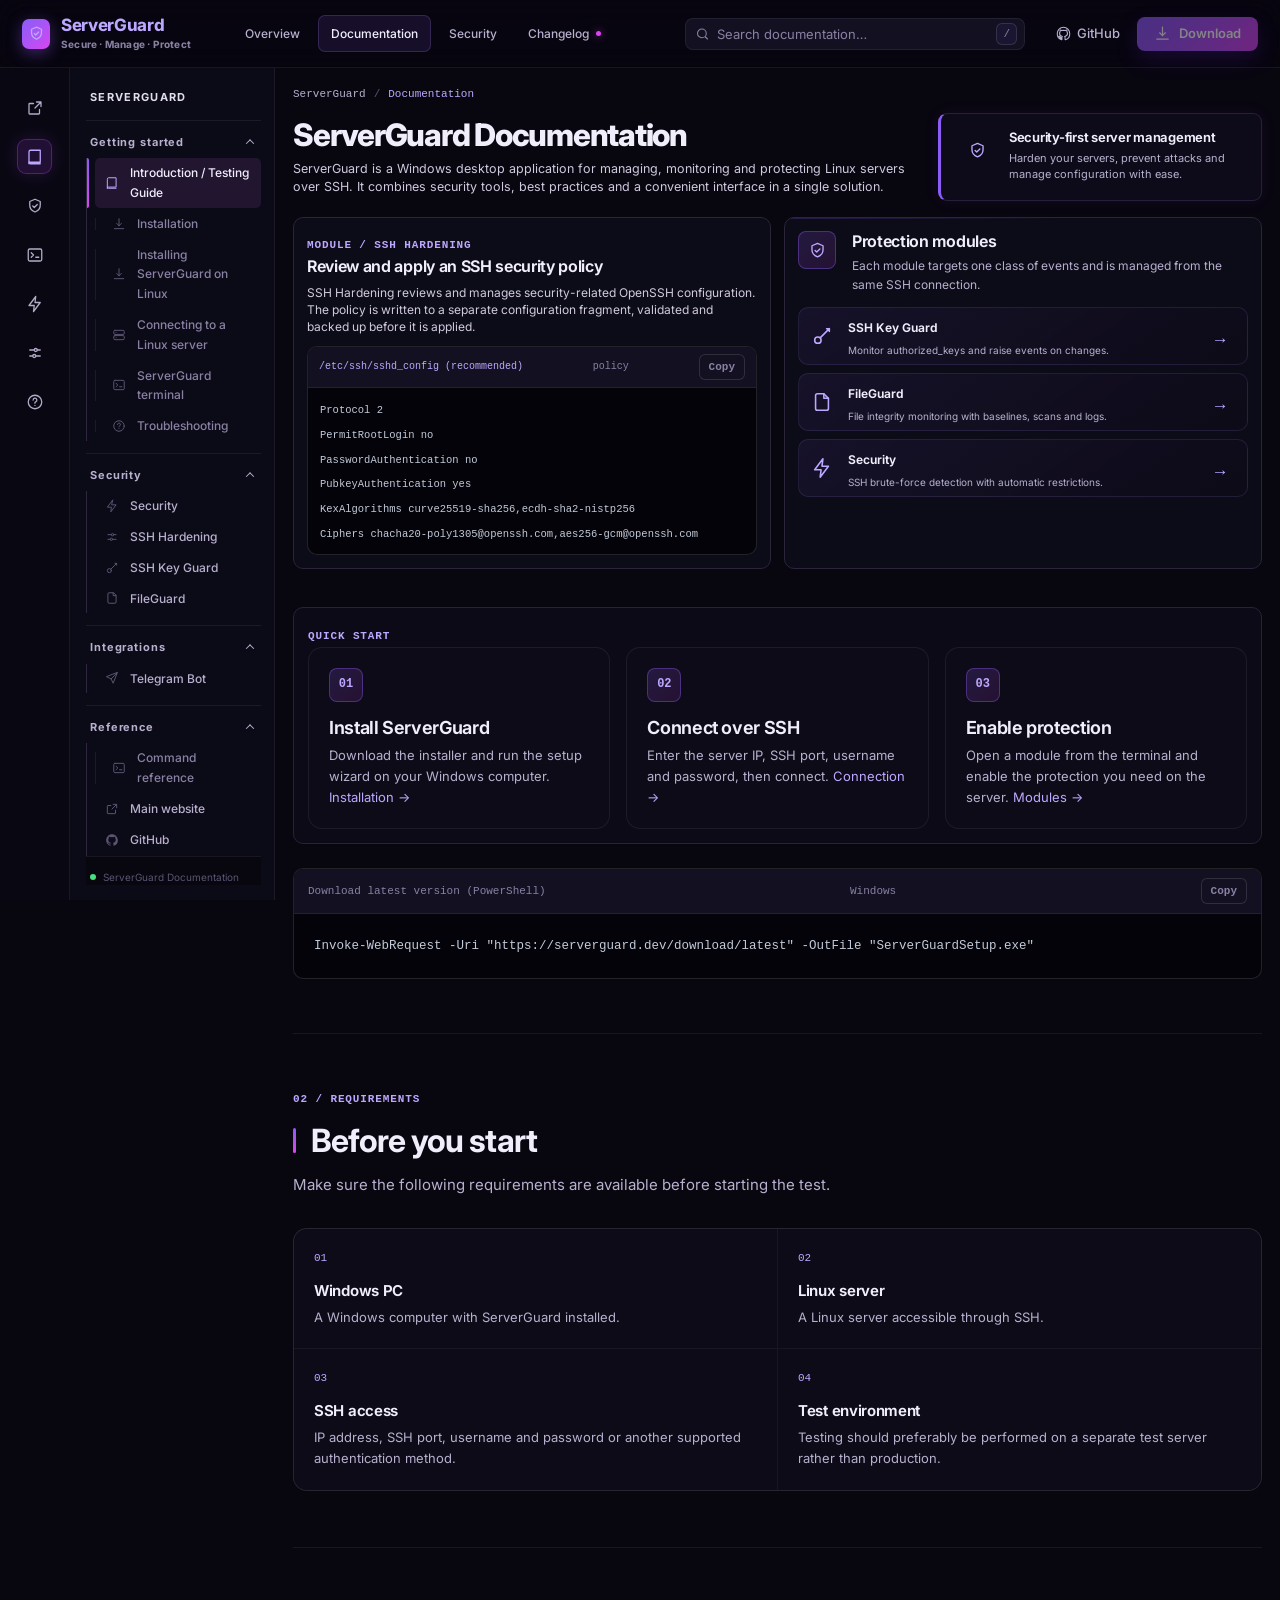
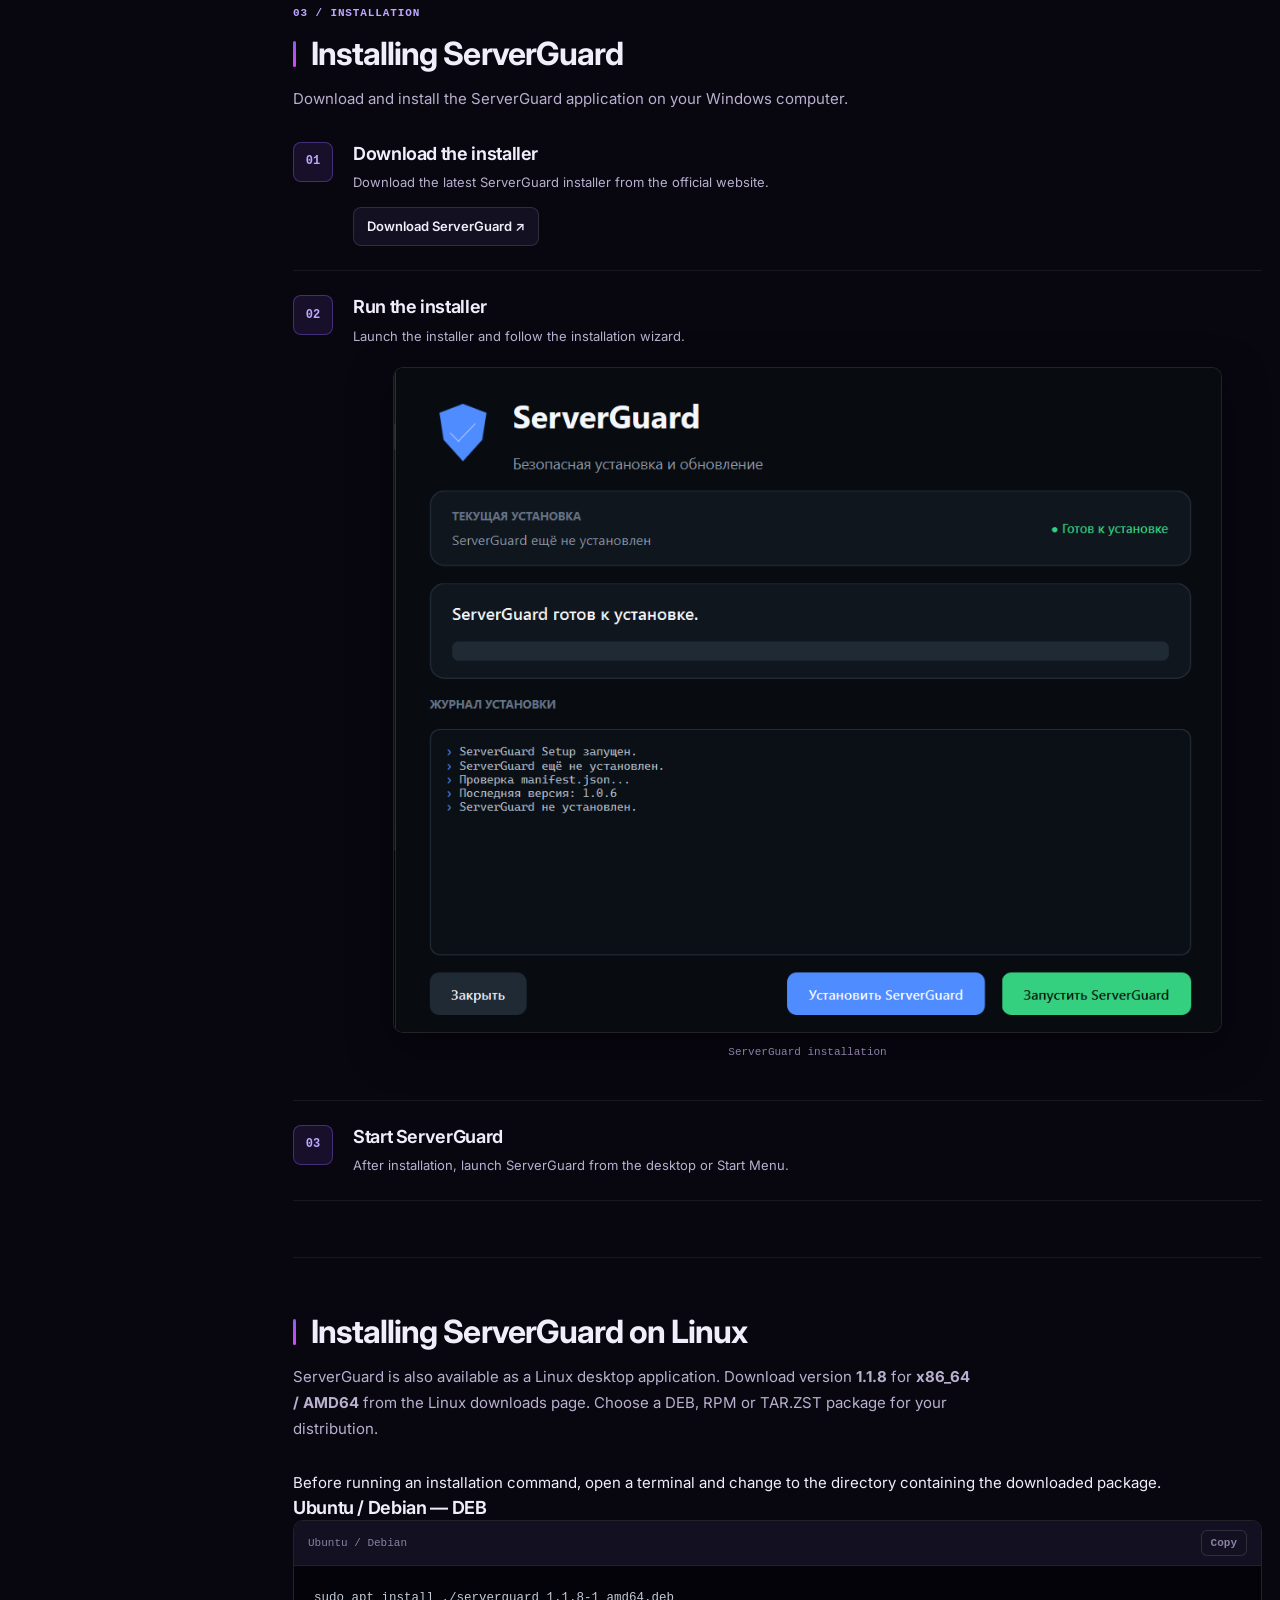
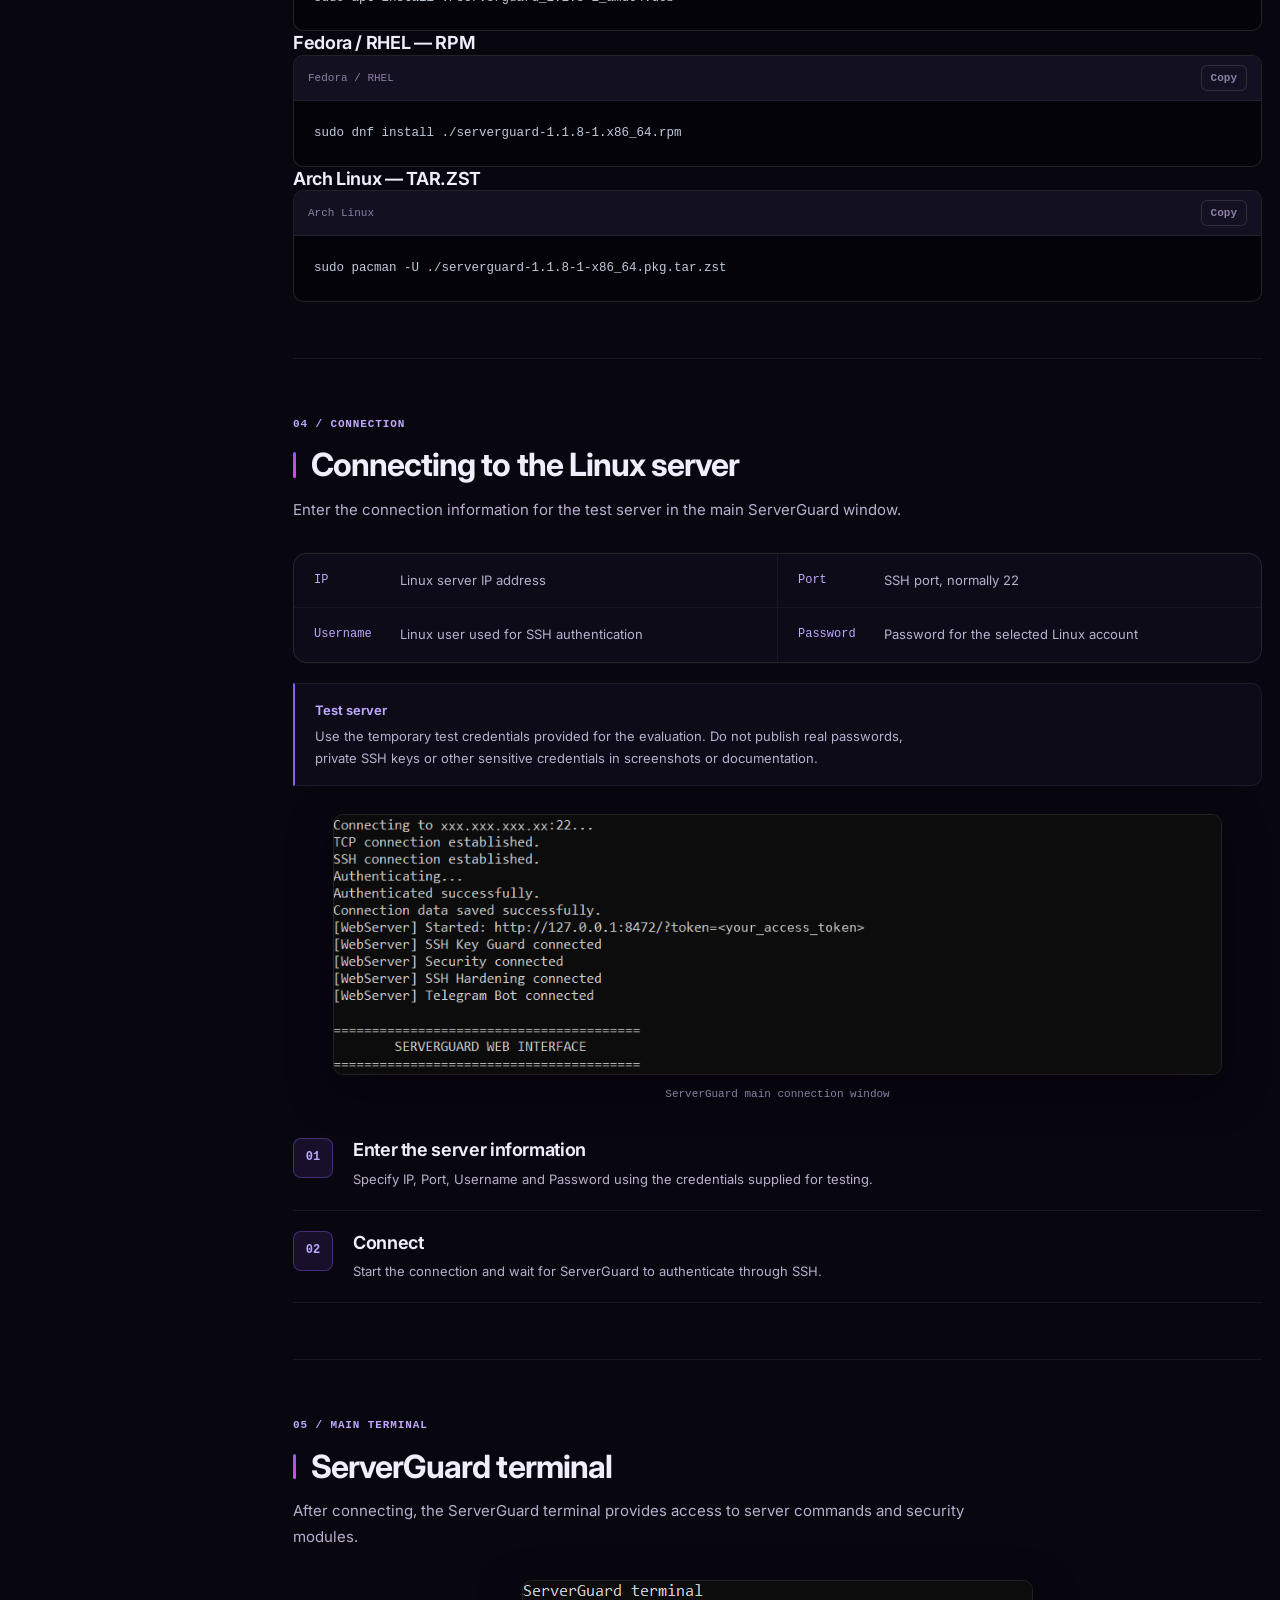
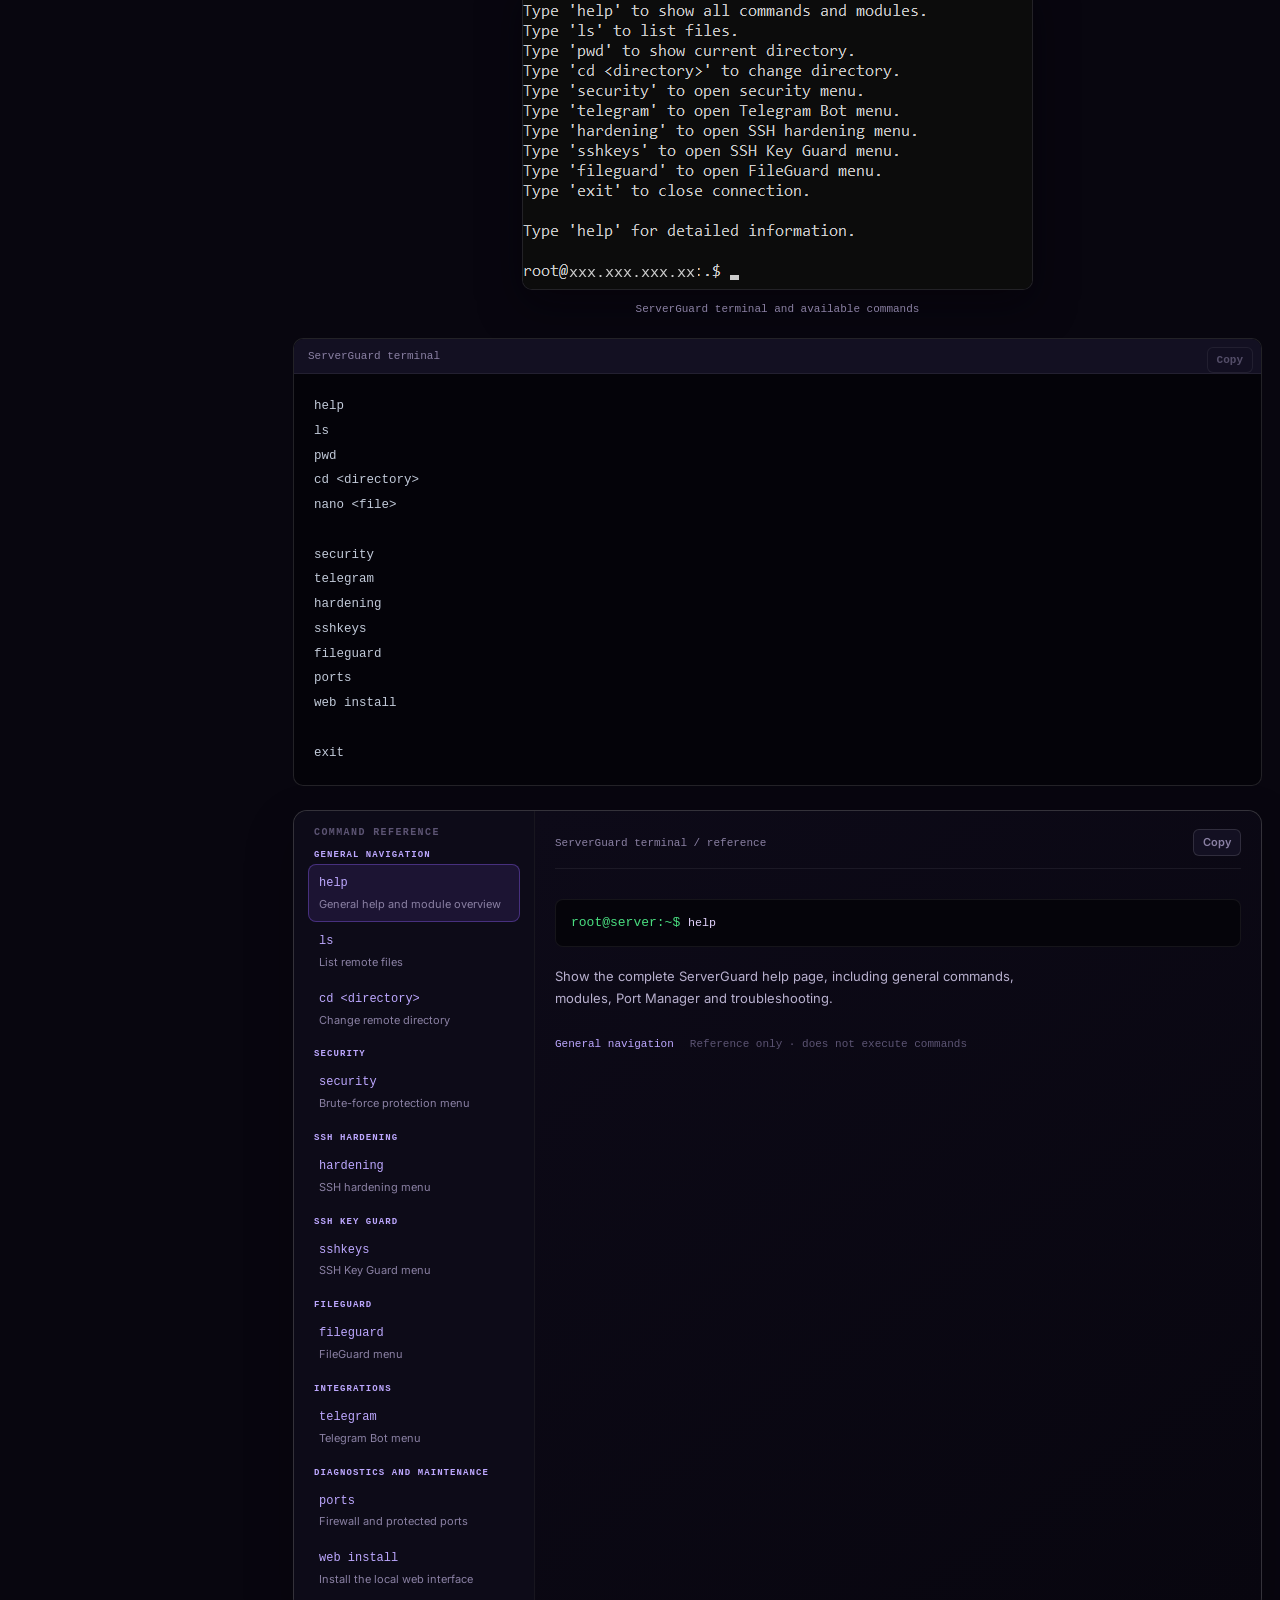
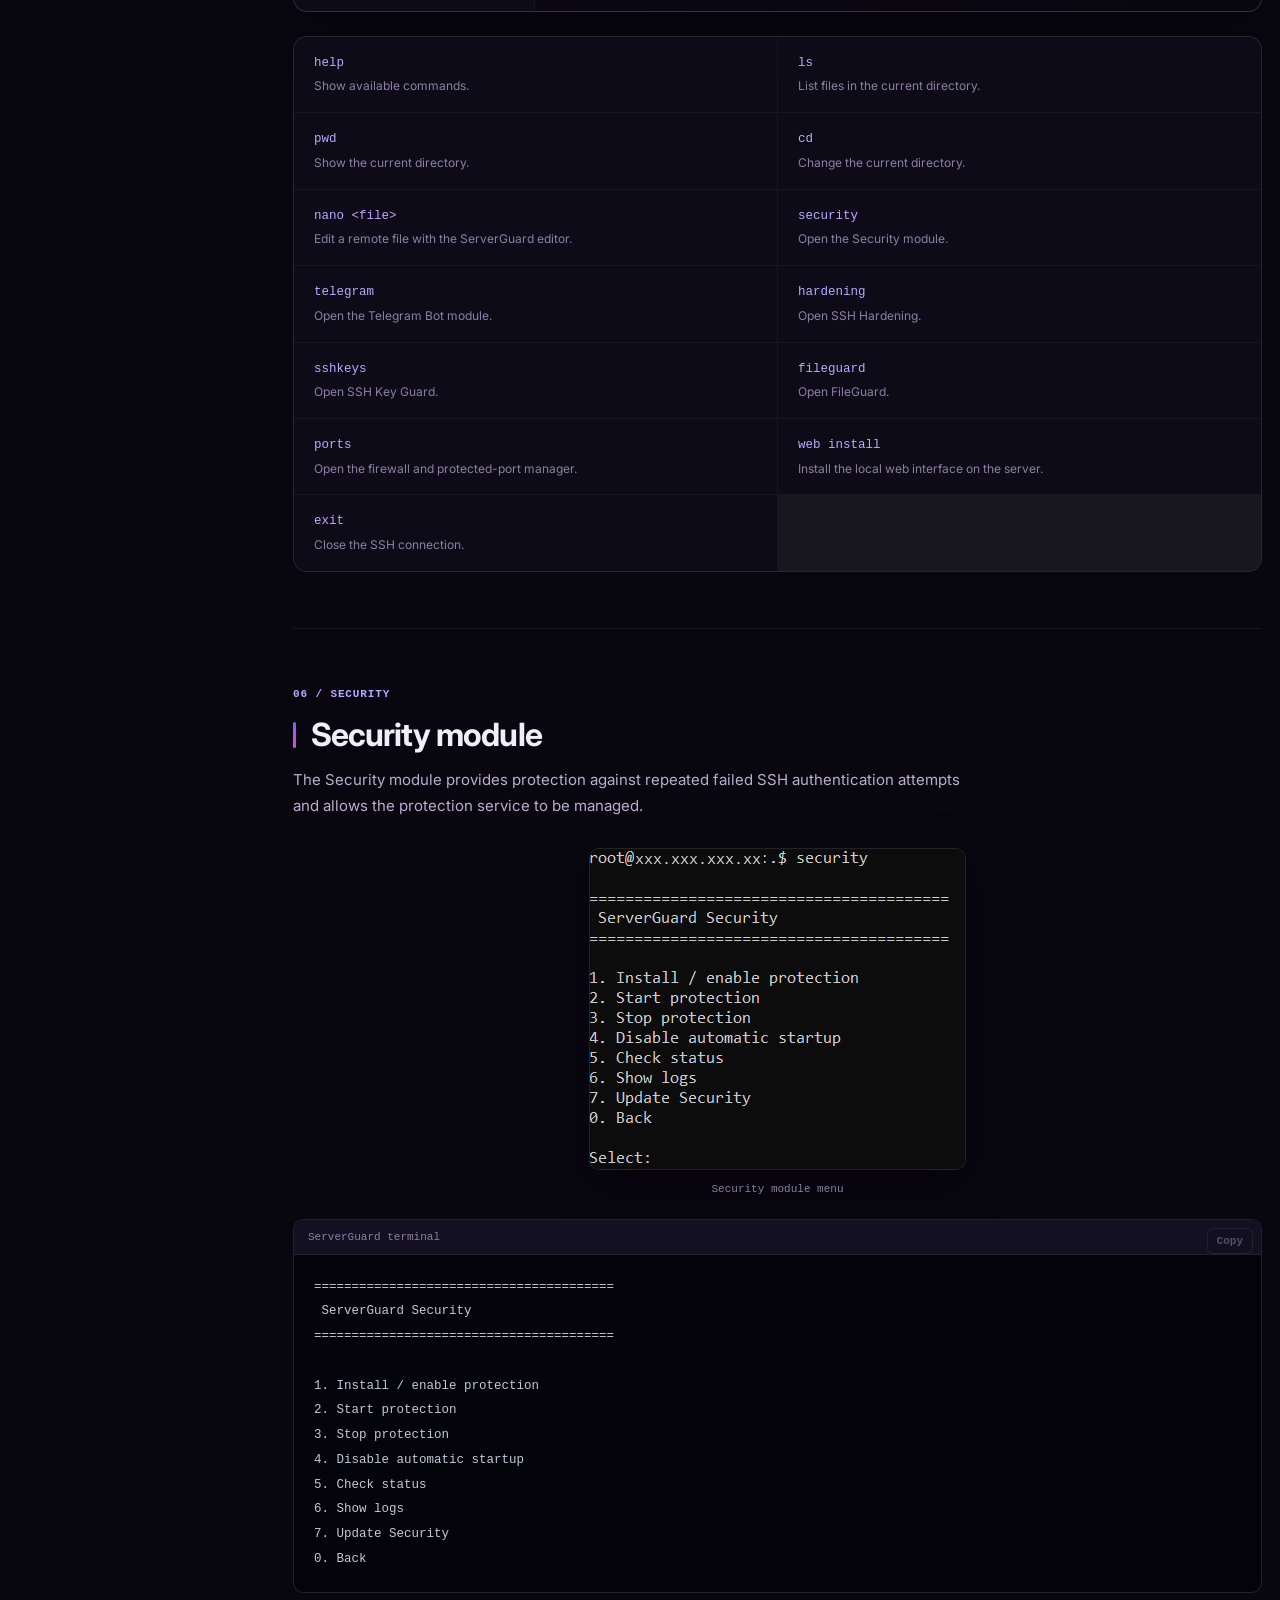
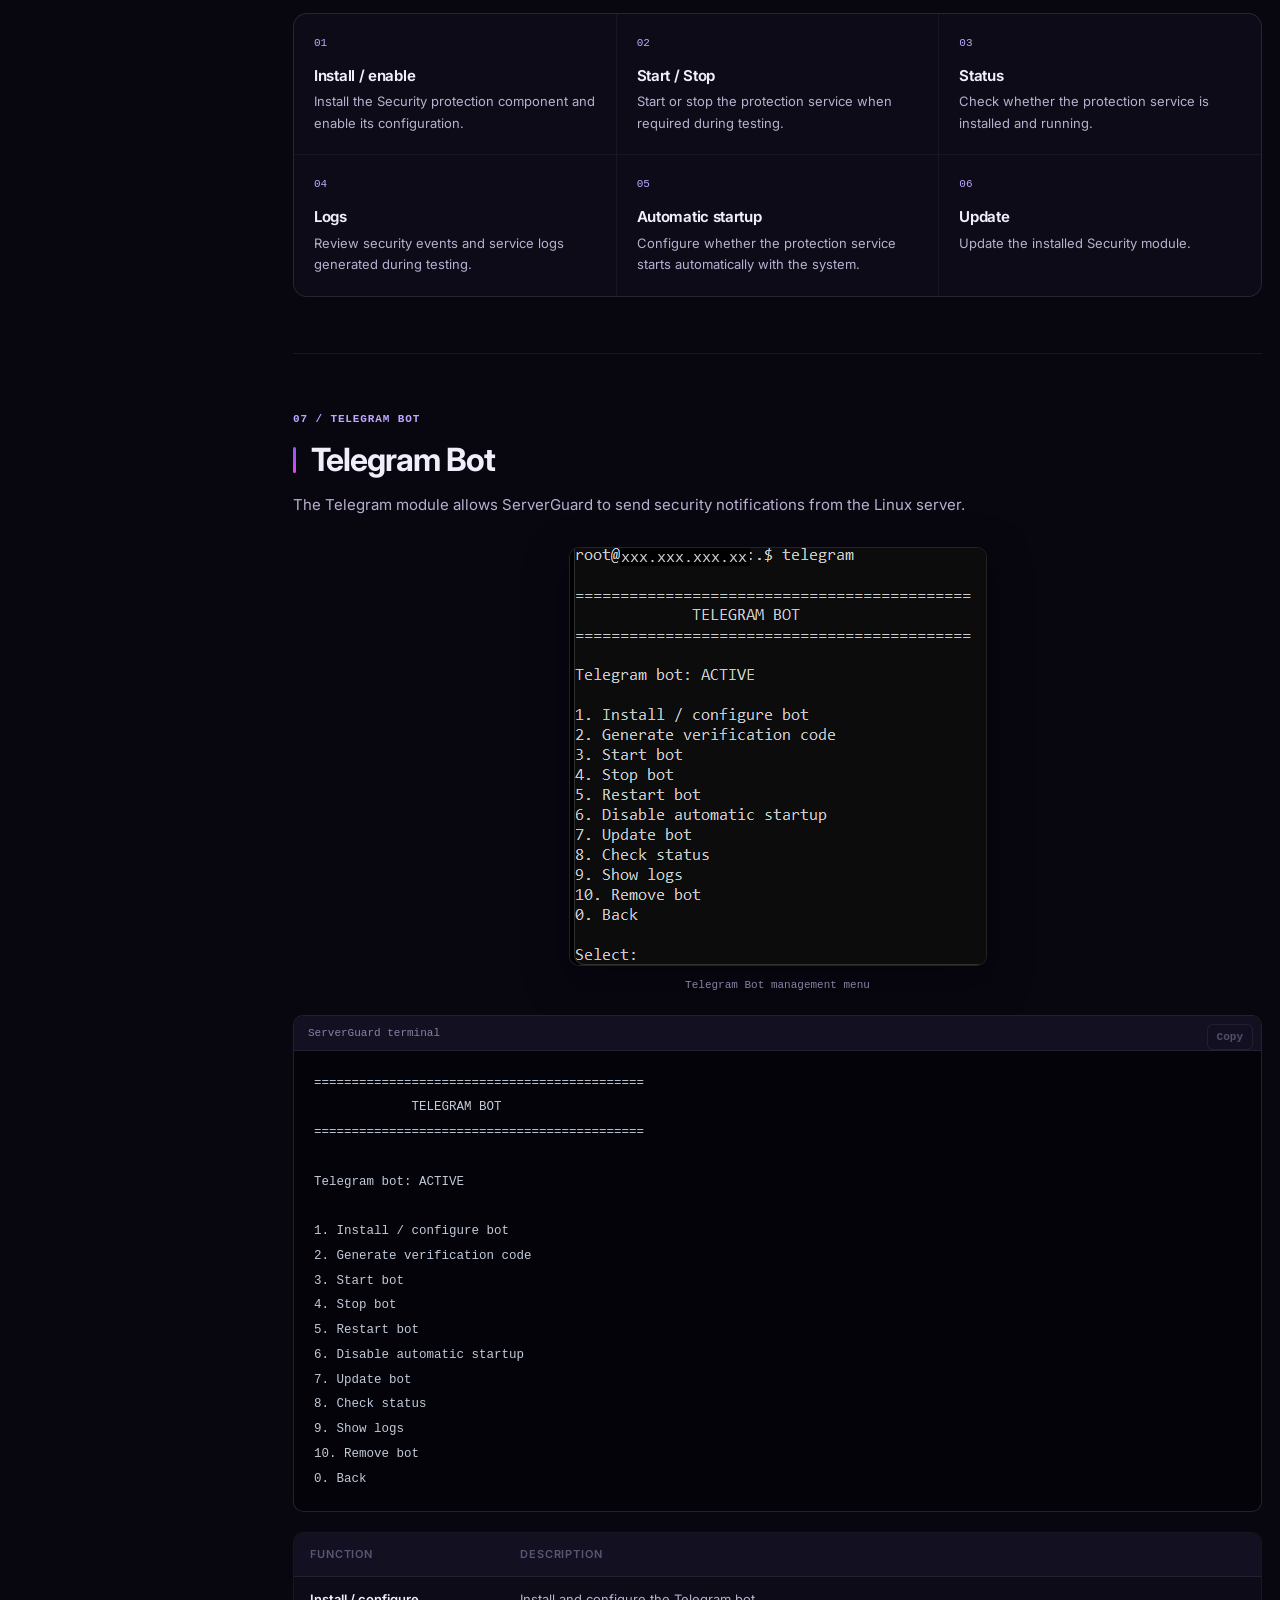
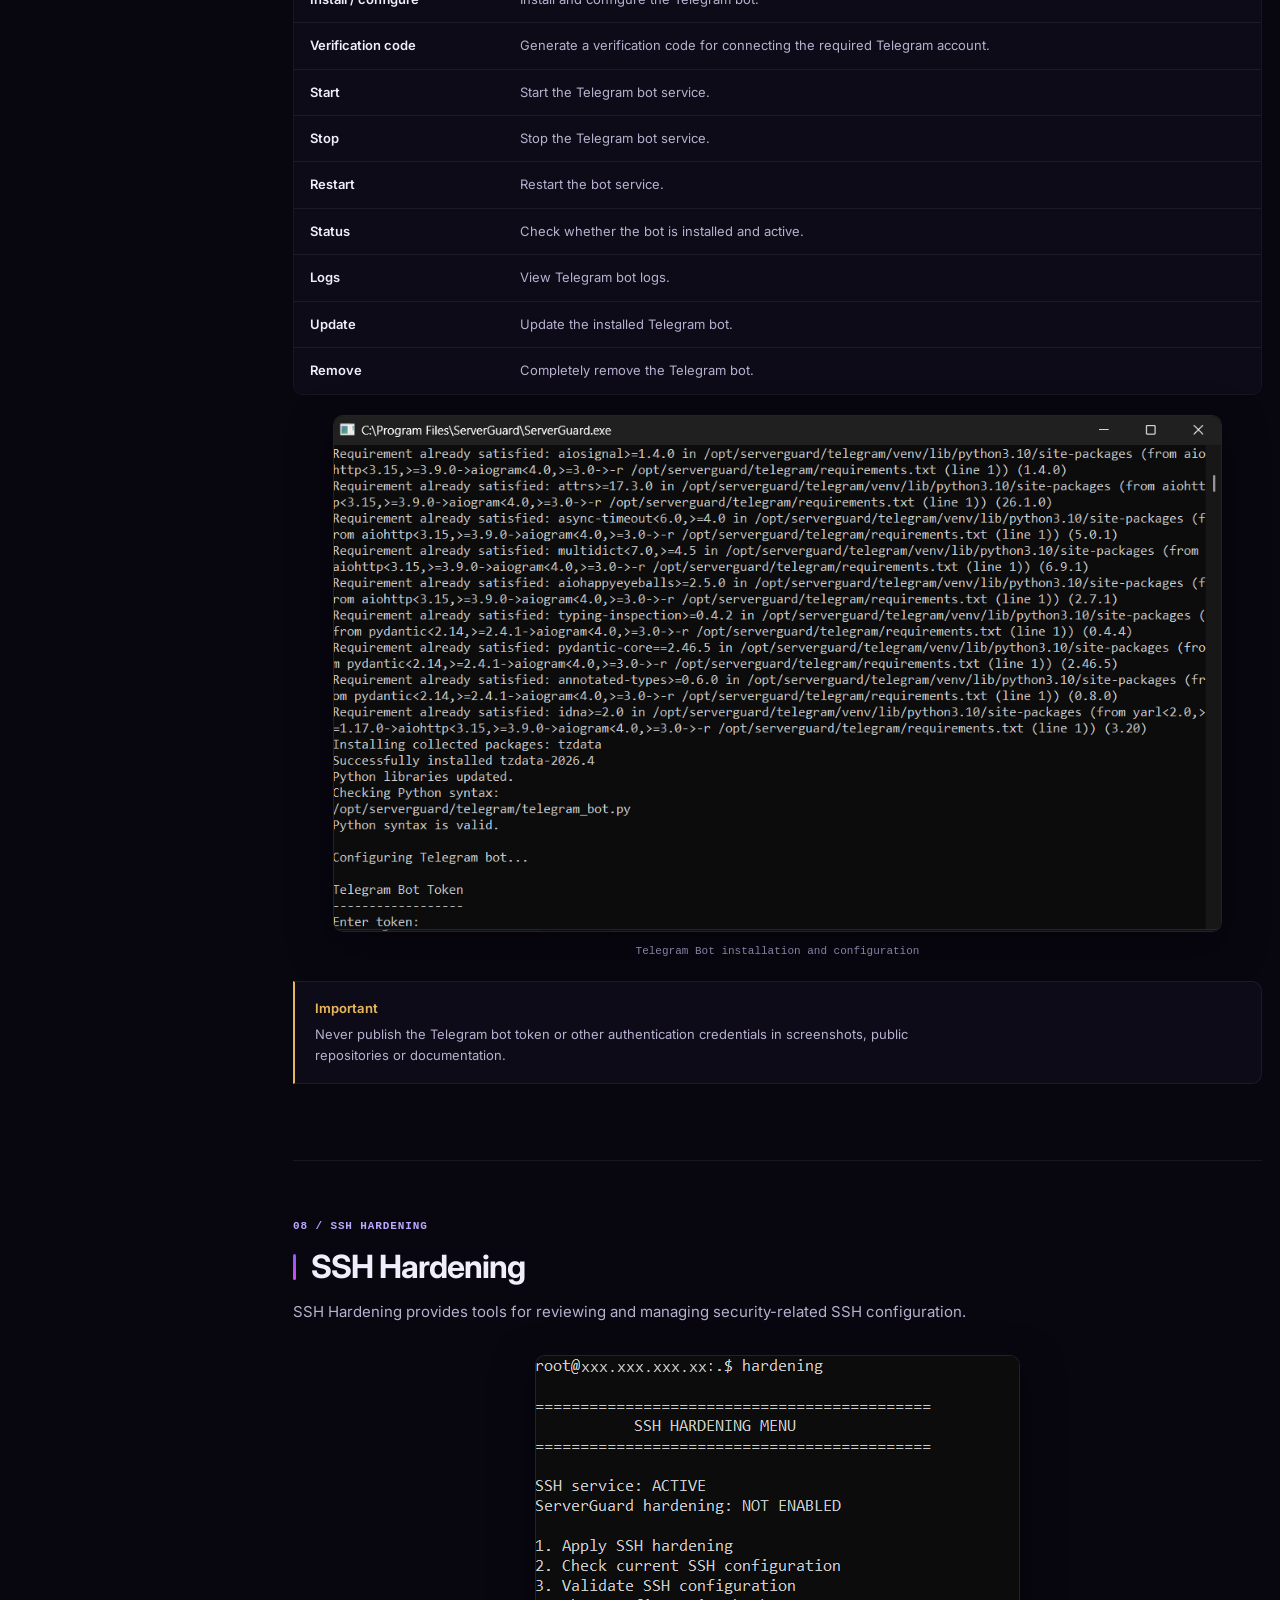
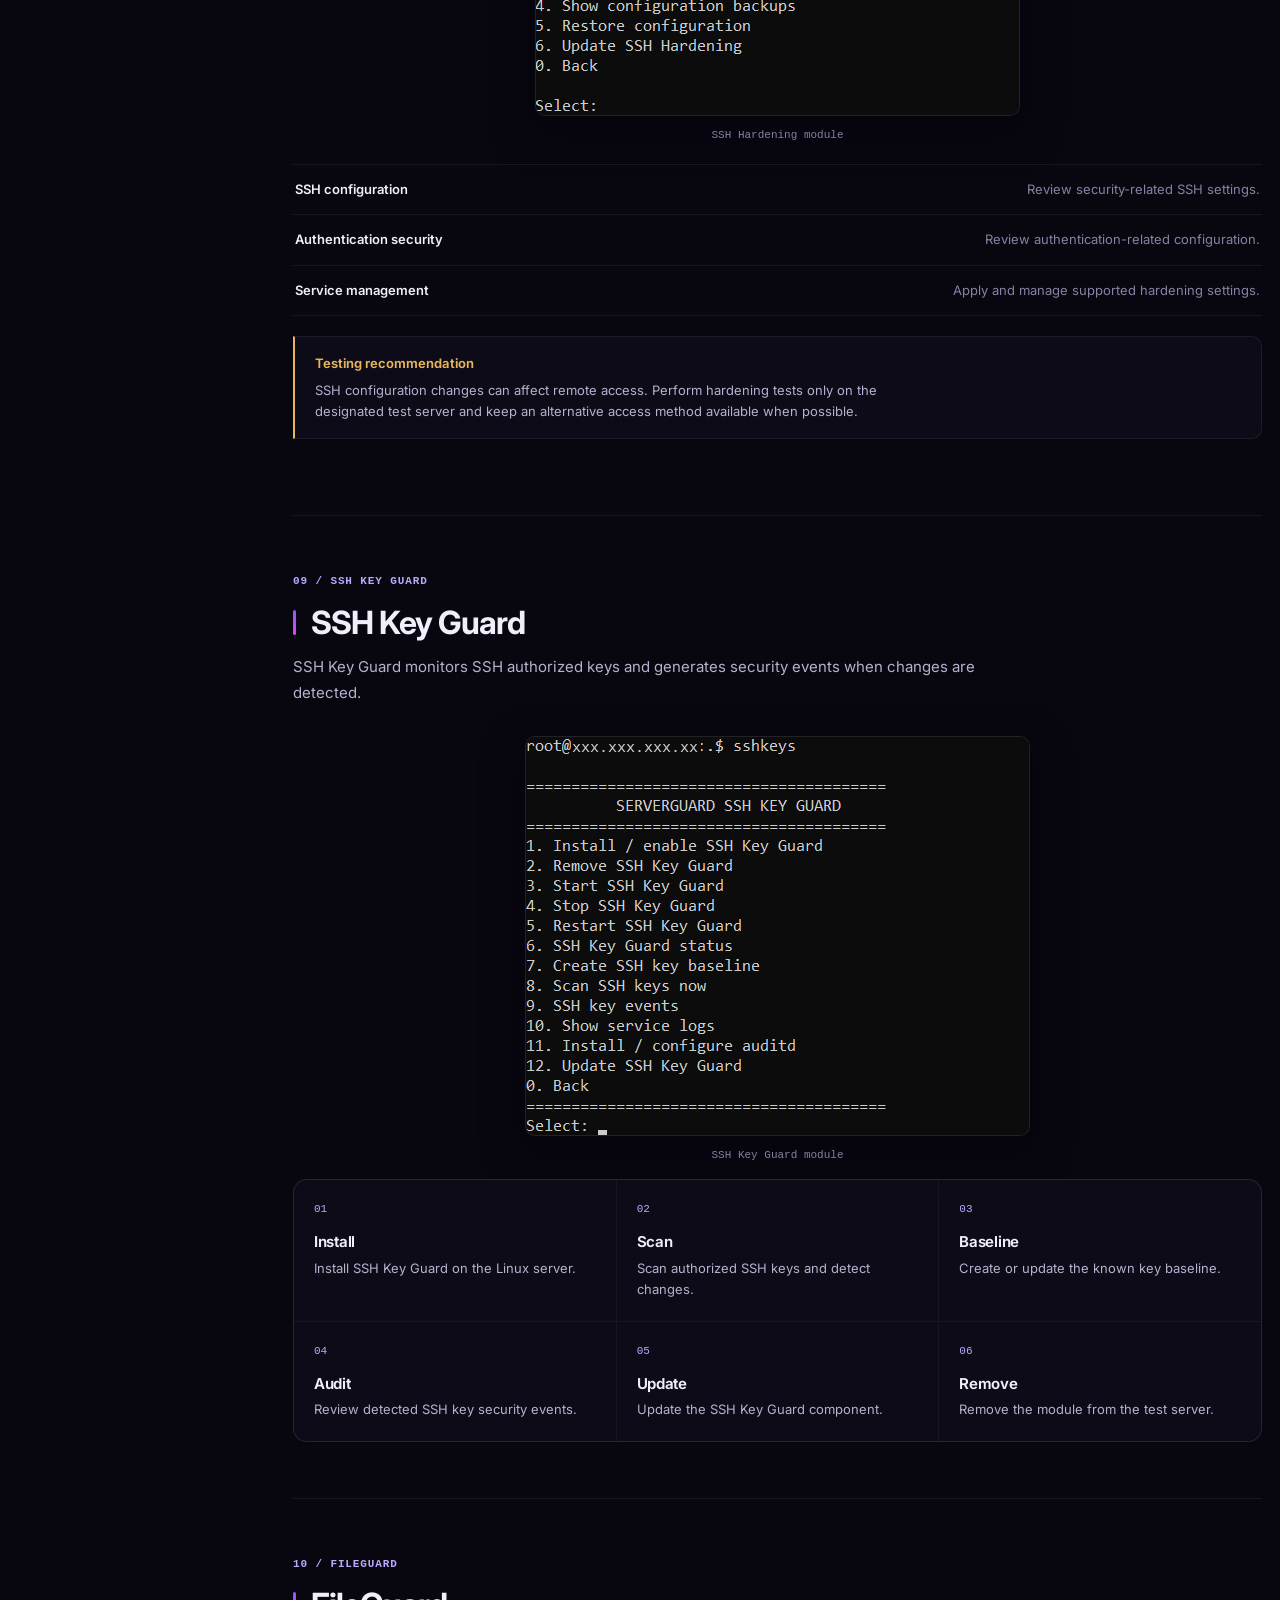
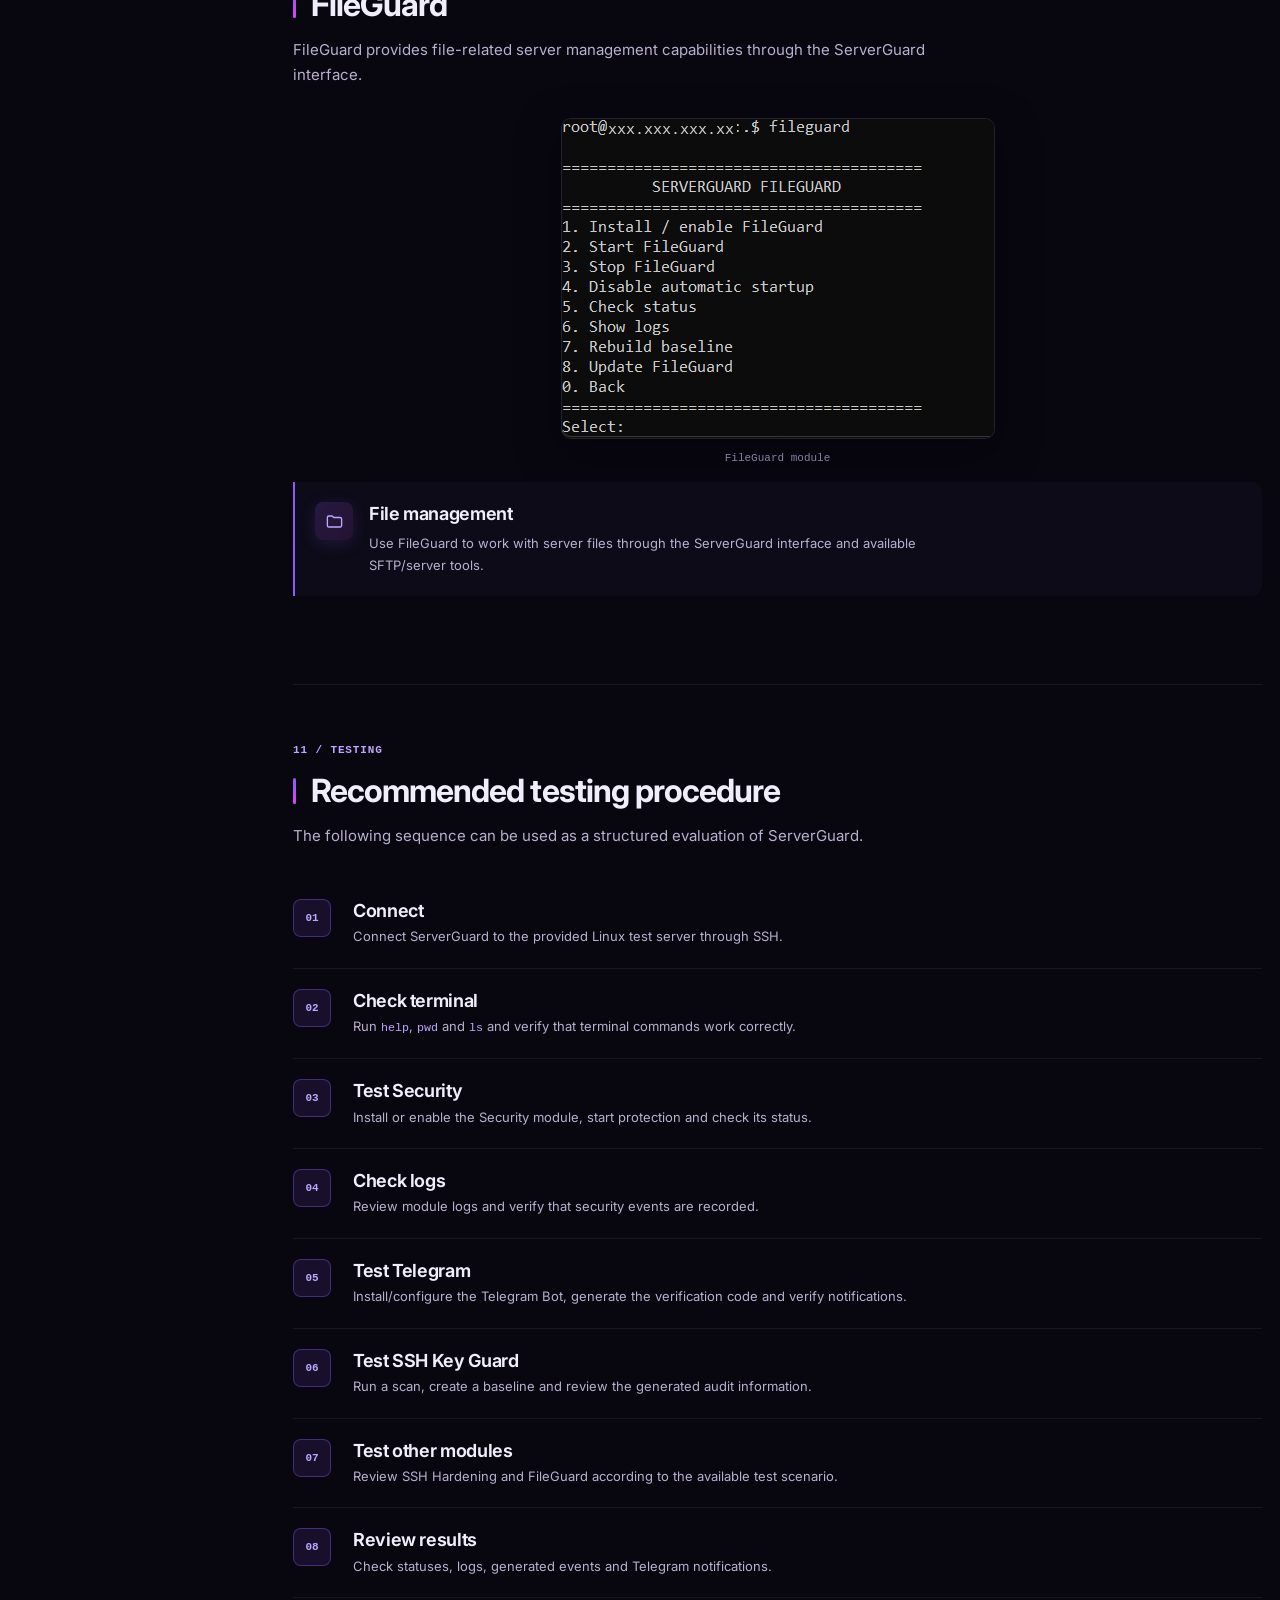
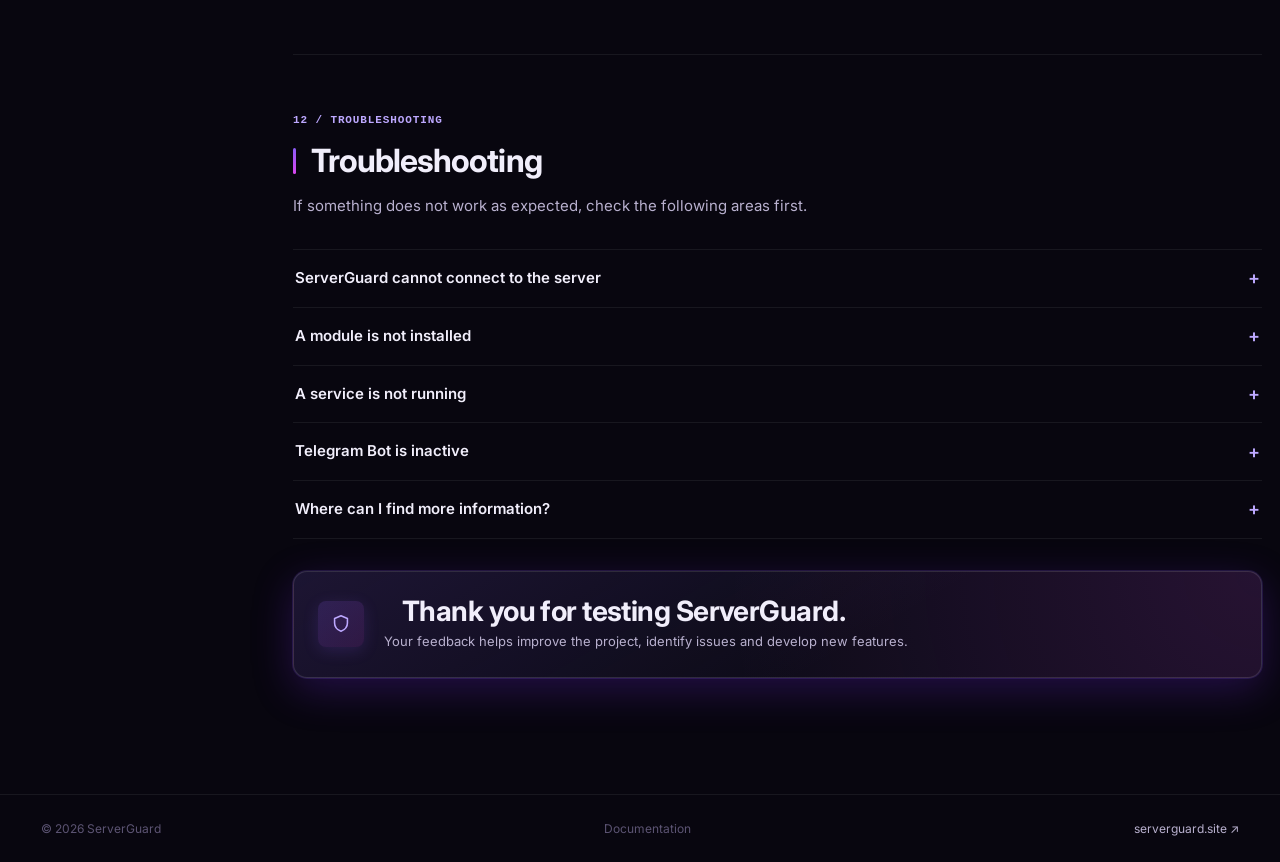
<file: documentation/index.html>
<!DOCTYPE html>
<html lang="en">

<head>
    <meta charset="UTF-8">

    <meta
        name="viewport"
        content="width=device-width, initial-scale=1.0"
    >

    <meta
        name="description"
        content="ServerGuard documentation — installation, connection, modules and testing guide."
    >

    <meta
        name="theme-color"
        content="#080b12"
    >

    <title>ServerGuard — Documentation</title>

    <link rel="preconnect" href="https://fonts.googleapis.com">
    <link rel="preconnect" href="https://fonts.gstatic.com" crossorigin>

    <link
        rel="stylesheet"
        href="https://fonts.googleapis.com/css2?family=Inter:wght@400;500;600;700;800&display=swap"
    >

    <link rel="stylesheet" href="../css/tokens.css">
    <link rel="stylesheet" href="../css/components.css">
    <link rel="stylesheet" href="css/style.css">
    <link rel="stylesheet" href="css/module.css">
    <link rel="stylesheet" href="../css/downloads.css">
</head>

<body>

<a class="skip-link" href="#introduction">
    Skip to content
</a>


<!-- =========================================================
     ICON SPRITE
========================================================= -->

<svg class="sr-only" aria-hidden="true" focusable="false">
    <symbol id="i-shield" viewBox="0 0 24 24"><path d="M12 3l7 3v5c0 4.4-3 7.5-7 9-4-1.5-7-4.6-7-9V6z"/></symbol>
    <symbol id="i-shield-check" viewBox="0 0 24 24"><path d="M12 3l7 3v5c0 4.4-3 7.5-7 9-4-1.5-7-4.6-7-9V6z"/><path d="M9 12l2 2 4-4"/></symbol>
    <symbol id="i-book" viewBox="0 0 24 24"><path d="M4 5a2 2 0 0 1 2-2h13v16H6a2 2 0 0 0-2 2z"/><path d="M4 19a2 2 0 0 0 2 2h13"/></symbol>
    <symbol id="i-search" viewBox="0 0 24 24"><circle cx="11" cy="11" r="7"/><path d="M20 20l-3.6-3.6"/></symbol>
    <symbol id="i-help" viewBox="0 0 24 24"><circle cx="12" cy="12" r="9"/><path d="M9.5 9.5a2.5 2.5 0 1 1 3.4 2.3c-.8.4-1.1.9-1.1 1.7M12 16.5h.01"/></symbol>
    <symbol id="i-external" viewBox="0 0 24 24"><path d="M14 4h6v6M20 4l-8 8M18 14v5a1 1 0 0 1-1 1H5a1 1 0 0 1-1-1V7a1 1 0 0 1 1-1h5"/></symbol>
    <symbol id="i-arrow-left" viewBox="0 0 24 24"><path d="M19 12H5M11 6l-6 6 6 6"/></symbol>
    <symbol id="i-menu" viewBox="0 0 24 24"><path d="M4 7h16M4 12h16M4 17h16"/></symbol>
    <symbol id="i-x" viewBox="0 0 24 24"><path d="M6 6l12 12M18 6L6 18"/></symbol>
    <symbol id="i-folder" viewBox="0 0 24 24"><path d="M3 7a2 2 0 0 1 2-2h4l2 2h8a2 2 0 0 1 2 2v8a2 2 0 0 1-2 2H5a2 2 0 0 1-2-2z"/></symbol>
    <symbol id="i-zap" viewBox="0 0 24 24"><path d="M13 2L4 14h7l-1 8 9-12h-7z"/></symbol>
    <symbol id="i-send" viewBox="0 0 24 24"><path d="M21 3L10.5 13.5"/><path d="M21 3l-7 18-3.5-7.5L3 10z"/></symbol>
    <symbol id="i-sliders" viewBox="0 0 24 24"><path d="M5 8h6M15 8h4M5 16h4M13 16h6"/><circle cx="13" cy="8" r="2"/><circle cx="11" cy="16" r="2"/></symbol>
    <symbol id="i-key" viewBox="0 0 24 24"><circle cx="7.5" cy="16.5" r="3.5"/><path d="M10 14L20 4M17 4h3v3"/></symbol>
    <symbol id="i-file" viewBox="0 0 24 24"><path d="M14 3H7a2 2 0 0 0-2 2v14a2 2 0 0 0 2 2h10a2 2 0 0 0 2-2V8z"/><path d="M14 3v5h5"/></symbol>
    <symbol id="i-download" viewBox="0 0 24 24"><path d="M12 3v12m0 0l-4-4m4 4l4-4M4 20h16"/></symbol>
    <symbol id="i-github" viewBox="0 0 24 24"><path d="M12 2C6.48 2 2 6.58 2 12.25c0 4.53 2.87 8.37 6.84 9.73.5.09.68-.22.68-.49v-1.7c-2.78.62-3.37-1.37-3.37-1.37-.45-1.18-1.11-1.5-1.11-1.5-.91-.64.07-.63.07-.63 1 .07 1.53 1.06 1.53 1.06.9 1.57 2.36 1.12 2.94.86.09-.67.35-1.12.63-1.38-2.22-.26-4.56-1.14-4.56-5.06 0-1.12.39-2.03 1.03-2.75-.1-.26-.45-1.3.1-2.71 0 0 .84-.28 2.75 1.05a9.36 9.36 0 0 1 5 0c1.91-1.33 2.75-1.05 2.75-1.05.55 1.41.2 2.45.1 2.71.64.72 1.03 1.63 1.03 2.75 0 3.93-2.35 4.8-4.58 5.05.36.32.68.94.68 1.9v2.82c0 .27.18.59.69.49A10.02 10.02 0 0 0 22 12.25C22 6.58 17.52 2 12 2z"/></symbol>
    <symbol id="i-check" viewBox="0 0 24 24"><path d="M5 12.5l4.5 4.5L19 7"/></symbol>
    <symbol id="i-server" viewBox="0 0 24 24"><rect x="3" y="4" width="18" height="7" rx="2"/><rect x="3" y="13" width="18" height="7" rx="2"/><path d="M7 7.5h.01M7 16.5h.01"/></symbol>
    <symbol id="i-monitor" viewBox="0 0 24 24"><rect x="3" y="4" width="18" height="12" rx="2"/><path d="M8 20h8M12 16v4"/></symbol>
    <symbol id="i-terminal" viewBox="0 0 24 24"><rect x="3" y="4" width="18" height="16" rx="2"/><path d="M7 9l3 3-3 3M13 15h4"/></symbol>
</svg>


<!-- =========================================================
     HEADER
========================================================= -->

<header class="topbar">

    <div class="topbar-inner">

        <a href="../index.html" class="brand" aria-label="ServerGuard home">
            <span class="brand-icon">
                <svg class="icon" aria-hidden="true"><use href="#i-shield-check"></use></svg>
            </span>
            <span class="brand-copy"><span class="brand-word">Server<span>Guard</span></span><small>Secure · Manage · Protect</small></span>
        </a>

        <nav class="topbar-nav" aria-label="Primary">
            <a href="../index.html#overview">Overview</a>
            <a href="index.html" class="is-active" aria-current="page">Documentation</a>
            <a href="security.html">Security</a>
            <a href="../index.html#news">Changelog <i class="nav-notice" aria-label="New updates"></i></a>
        </nav>

        <div class="doc-search" role="search">
            <svg class="icon doc-search-icon" aria-hidden="true"><use href="#i-search"></use></svg>
            <input
                id="docSearch"
                class="doc-search-input"
                type="search"
                placeholder="Search documentation…"
                aria-label="Search documentation"
                autocomplete="off"
                spellcheck="false"
            >
            <kbd class="doc-search-kbd" aria-hidden="true">/</kbd>
            <div class="doc-search-results" id="docSearchResults" hidden></div>
        </div>

        <div class="topbar-actions">

            <a
                href="https://github.com/Lukas6623/ServerGuardCode"
                class="help-button"
                target="_blank"
                rel="noopener noreferrer"
            >
                <svg class="icon" aria-hidden="true"><use href="#i-github"></use></svg>
                GitHub
            </a>

            <a href="../index.html#download" class="btn btn-primary topbar-download" data-download-dialog aria-haspopup="dialog" aria-controls="downloadDialog">
                <svg class="icon" aria-hidden="true"><use href="#i-download"></use></svg>
                Download
            </a>

            <button
                class="mobile-menu-button"
                id="mobileMenuButton"
                aria-label="Open documentation menu"
                aria-controls="sidebar"
                aria-expanded="false"
            >
                <svg class="icon icon-menu" aria-hidden="true"><use href="#i-menu"></use></svg>
                <svg class="icon icon-close" aria-hidden="true"><use href="#i-x"></use></svg>
            </button>

        </div>

    </div>

</header>


<!-- =========================================================
     LAYOUT
========================================================= -->

<div class="module-layout">

    <nav class="icon-rail" aria-label="Documentation areas">
        <a href="../index.html" aria-label="Home"><svg class="icon" aria-hidden="true"><use href="#i-external"></use></svg></a>
        <a href="index.html" class="is-active" aria-label="Documentation" aria-current="page"><svg class="icon" aria-hidden="true"><use href="#i-book"></use></svg></a>
        <a href="security.html" aria-label="Security"><svg class="icon" aria-hidden="true"><use href="#i-shield-check"></use></svg></a>
        <a href="#terminal" aria-label="Terminal"><svg class="icon" aria-hidden="true"><use href="#i-terminal"></use></svg></a>
        <a href="../index.html#news" aria-label="Updates"><svg class="icon" aria-hidden="true"><use href="#i-zap"></use></svg></a>
        <a href="index.html#troubleshooting" aria-label="Troubleshooting"><svg class="icon" aria-hidden="true"><use href="#i-sliders"></use></svg></a>
        <a href="index.html#requirements" aria-label="Information"><svg class="icon" aria-hidden="true"><use href="#i-help"></use></svg></a>
    </nav>


    <!-- =====================================================
         SIDEBAR
    ====================================================== -->


        <aside class="sidebar" id="sidebar">

        <div class="sidebar-header">
            <div class="sidebar-label">SERVERGUARD</div>
            <div class="sidebar-title">Documentation</div>
        </div>

        <nav class="sidebar-nav" aria-label="Documentation">
            <div class="sidebar-group">
                <span class="sidebar-group-title">Getting started</span>
                <div class="sidebar-links">
                    <a class="active" aria-current="page" href="index.html"><span><svg class="icon" aria-hidden="true"><use href="#i-book"></use></svg></span>Testing Guide</a>
                </div>
            </div>
            <div class="sidebar-group">
                <span class="sidebar-group-title">Security</span>
                <div class="sidebar-links">
                    <a href="security.html"><span><svg class="icon" aria-hidden="true"><use href="#i-zap"></use></svg></span>Security</a>
                    <a href="hardening.html"><span><svg class="icon" aria-hidden="true"><use href="#i-sliders"></use></svg></span>SSH Hardening</a>
                    <a href="sshkeys.html"><span><svg class="icon" aria-hidden="true"><use href="#i-key"></use></svg></span>SSH Key Guard</a>
                    <a href="fileguard.html"><span><svg class="icon" aria-hidden="true"><use href="#i-file"></use></svg></span>FileGuard</a>
                </div>
            </div>
            <div class="sidebar-group">
                <span class="sidebar-group-title">Integrations</span>
                <div class="sidebar-links">
                    <a href="telegram.html"><span><svg class="icon" aria-hidden="true"><use href="#i-send"></use></svg></span>Telegram Bot</a>
                </div>
            </div>
            <div class="sidebar-group">
                <span class="sidebar-group-title">Reference</span>
                <div class="sidebar-links">
                    <a href="../index.html"><span><svg class="icon" aria-hidden="true"><use href="#i-external"></use></svg></span>Main website</a>
                    <a href="https://github.com/Lukas6623/ServerGuardCode" target="_blank" rel="noopener noreferrer"><span><svg class="icon icon-fill" aria-hidden="true"><use href="#i-github"></use></svg></span>GitHub</a>
                    <a href="https://t.me/ServerGuardSupport" target="_blank" rel="noopener noreferrer"><span><svg class="icon" aria-hidden="true"><use href="#i-help"></use></svg></span>Support</a>
                </div>
            </div>
        </nav>

        <div class="sidebar-footer">
            <div class="status-dot"></div>
            ServerGuard Documentation
        </div>

    </aside>


    <!-- =====================================================
         CONTENT
    ====================================================== -->

    <main class="module-content" id="docsMain">


        <!-- =================================================
             INTRODUCTION
        ================================================== -->

        <section
            id="introduction"
            class="doc-section doc-intro"
        >

            <nav class="breadcrumb" aria-label="Breadcrumb">
                <a href="../index.html">ServerGuard</a>
                <span class="sep" aria-hidden="true">/</span>
                <span aria-current="page">Documentation</span>
            </nav>

            <div class="intro-top-grid">

            <div class="doc-hero">

                <span class="eyebrow">Documentation</span>

                <h1>
                    ServerGuard
                    <span>Documentation</span>
                </h1>

                <p class="doc-hero-lead">
                    ServerGuard is a Windows desktop application for managing,
                    monitoring and protecting Linux servers over SSH. It combines
                    security tools, best practices and a convenient interface in
                    a single solution.
                </p>

                <div class="doc-hero-actions">
                    <a href="../index.html#download" class="btn btn-primary" data-download-dialog aria-haspopup="dialog" aria-controls="downloadDialog">
                        <svg class="icon" aria-hidden="true"><use href="#i-download"></use></svg>
                        Download ServerGuard
                    </a>
                    <a href="security.html" class="btn btn-secondary">
                        <svg class="icon" aria-hidden="true"><use href="#i-zap"></use></svg>
                        Security module
                    </a>
                </div>

            </div>


            <div class="intro-card">
                <div class="panel-icon">
                    <svg class="icon" aria-hidden="true"><use href="#i-shield-check"></use></svg>
                </div>
                <div>
                    <h3>Security-first server management</h3>
                    <p>
                        Harden your servers, prevent attacks and manage
                        configuration with ease.
                    </p>
                    <ul class="intro-meta">
                        <li class="chip">
                            <svg class="icon" aria-hidden="true"><use href="#i-monitor"></use></svg>
                            Windows client
                        </li>
                        <li class="chip">
                            <svg class="icon" aria-hidden="true"><use href="#i-server"></use></svg>
                            Linux server
                        </li>
                        <li class="chip">
                            <svg class="icon" aria-hidden="true"><use href="#i-terminal"></use></svg>
                            SSH management
                        </li>
                    </ul>
                </div>
            </div>

            </div>


            <div class="feature-cards">

                <article class="feature-card">
                    <div class="panel-icon">
                        <svg class="icon" aria-hidden="true"><use href="#i-server"></use></svg>
                    </div>
                    <h3>Protection runs on the server</h3>
                    <p>
                        Modules are installed on the Linux server and
                        operate independently of the client, so detection
                        and response keep running whether or not your
                        computer is switched on.
                    </p>
                </article>

                <article class="feature-card">
                    <div class="panel-icon">
                        <svg class="icon" aria-hidden="true"><use href="#i-terminal"></use></svg>
                    </div>
                    <h3>Managed over one SSH connection</h3>
                    <p>
                        Connect once over SSH, then open and manage every
                        module from the ServerGuard terminal — Security,
                        Hardening, key and file monitoring and Telegram.
                    </p>
                </article>

            </div>


            <div class="architecture">

                <div class="architecture-node user-node">

                    <strong>
                        Windows
                    </strong>

                    <span>
                        ServerGuard
                    </span>

                </div>

                <div class="architecture-line">
                    SSH
                </div>

                <div class="architecture-node server-node">

                    <strong>
                        Linux Server
                    </strong>

                    <span>
                        ServerGuard modules
                    </span>

                </div>

            </div>


            <div class="intro-workbench">

            <div class="feature-panel">

                <div class="feature-panel-copy">

                    <span class="eyebrow">Module / SSH Hardening</span>

                    <h3>Review and apply an SSH security policy</h3>

                    <p>
                        SSH Hardening reviews and manages security-related
                        OpenSSH configuration. The policy is written to a
                        separate configuration fragment, validated and
                        backed up before it is applied.
                    </p>

                    <ul class="mini-list">
                        <li>
                            <svg class="icon" aria-hidden="true"><use href="#i-check"></use></svg>
                            Applies a controlled policy without rewriting the
                            administrator's configuration
                        </li>
                        <li>
                            <svg class="icon" aria-hidden="true"><use href="#i-check"></use></svg>
                            Validates the configuration and reloads the SSH service
                        </li>
                        <li>
                            <svg class="icon" aria-hidden="true"><use href="#i-check"></use></svg>
                            Creates a backup and supports restoration
                        </li>
                    </ul>

                    <a href="hardening.html" class="inline-button">
                        Open SSH Hardening ↗
                    </a>

                </div>

                <div class="code-panel">

                    <div class="code-panel-head">
                        <span class="path">/etc/ssh/sshd_config (recommended)</span>
                        <span>policy</span>
                    </div>

                    <pre><code>Protocol 2
PermitRootLogin no
PasswordAuthentication no
PubkeyAuthentication yes
KexAlgorithms curve25519-sha256,ecdh-sha2-nistp256
Ciphers chacha20-poly1305@openssh.com,aes256-gcm@openssh.com
MACs hmac-sha2-512,hmac-sha2-256</code></pre>

                </div>

            </div>


            <section class="panel" aria-labelledby="protection-modules">

                <div class="panel-head">
                    <div class="panel-icon">
                        <svg class="icon" aria-hidden="true"><use href="#i-shield-check"></use></svg>
                    </div>
                    <div class="panel-head-text">
                        <h3 id="protection-modules">Protection modules</h3>
                        <p>Each module targets one class of events and is managed from the same SSH connection.</p>
                    </div>
                </div>

                <div class="module-links">

                    <a class="module-link" href="security.html">
                        <svg class="icon" aria-hidden="true"><use href="#i-zap"></use></svg>
                        <strong>Security</strong>
                        <span>SSH brute-force detection with automatic restrictions.</span>
                        <span class="module-link-go">Read module →</span>
                    </a>

                    <a class="module-link" href="hardening.html">
                        <svg class="icon" aria-hidden="true"><use href="#i-sliders"></use></svg>
                        <strong>SSH Hardening</strong>
                        <span>Review and apply a controlled OpenSSH security policy.</span>
                        <span class="module-link-go">Read module →</span>
                    </a>

                    <a class="module-link" href="sshkeys.html">
                        <svg class="icon" aria-hidden="true"><use href="#i-key"></use></svg>
                        <strong>SSH Key Guard</strong>
                        <span>Monitor authorized_keys and raise events on changes.</span>
                        <span class="module-link-go">Read module →</span>
                    </a>

                    <a class="module-link" href="fileguard.html">
                        <svg class="icon" aria-hidden="true"><use href="#i-file"></use></svg>
                        <strong>FileGuard</strong>
                        <span>File integrity monitoring with baselines, scans and logs.</span>
                        <span class="module-link-go">Read module →</span>
                    </a>

                    <a class="module-link" href="telegram.html">
                        <svg class="icon" aria-hidden="true"><use href="#i-send"></use></svg>
                        <strong>Telegram Bot</strong>
                        <span>Security notifications and remote management on Telegram.</span>
                        <span class="module-link-go">Read module →</span>
                    </a>

                </div>

            </section>

            </div>


            <section class="quickstart" aria-labelledby="quick-start-heading">

                <span class="eyebrow" id="quick-start-heading">Quick start</span>

                <div class="qs-steps">

                    <div class="qs-step">
                        <span class="qs-index">01</span>
                        <h3>Install ServerGuard</h3>
                        <p>
                            Download the installer and run the setup wizard
                            on your Windows computer.
                            <a href="#installation">Installation →</a>
                        </p>
                    </div>

                    <div class="qs-step">
                        <span class="qs-index">02</span>
                        <h3>Connect over SSH</h3>
                        <p>
                            Enter the server IP, SSH port, username and
                            password, then connect.
                            <a href="#connection">Connection →</a>
                        </p>
                    </div>

                    <div class="qs-step">
                        <span class="qs-index">03</span>
                        <h3>Enable protection</h3>
                        <p>
                            Open a module from the terminal and enable the
                            protection you need on the server.
                            <a href="#security">Modules →</a>
                        </p>
                    </div>

                </div>

            </section>


            <div class="code-panel">

                <div class="code-panel-head">
                    <span>Download latest version (PowerShell)</span>
                    <span>Windows</span>
                </div>

                <pre><code>Invoke-WebRequest -Uri "https://serverguard.dev/download/latest" -OutFile "ServerGuardSetup.exe"</code></pre>

            </div>

        </section>


        <!-- =================================================
             REQUIREMENTS
        ================================================== -->

        <section
            id="requirements"
            class="doc-section"
        >

            <div class="eyebrow">
                02 / REQUIREMENTS
            </div>

            <h2>
                Before you start
            </h2>

            <p class="section-description">
                Make sure the following requirements are available
                before starting the test.
            </p>


            <div class="requirements-grid">

                <article class="requirement-card">

                    <div class="card-number">
                        01
                    </div>

                    <h3>
                        Windows PC
                    </h3>

                    <p>
                        A Windows computer with ServerGuard installed.
                    </p>

                </article>


                <article class="requirement-card">

                    <div class="card-number">
                        02
                    </div>

                    <h3>
                        Linux server
                    </h3>

                    <p>
                        A Linux server accessible through SSH.
                    </p>

                </article>


                <article class="requirement-card">

                    <div class="card-number">
                        03
                    </div>

                    <h3>
                        SSH access
                    </h3>

                    <p>
                        IP address, SSH port, username and password
                        or another supported authentication method.
                    </p>

                </article>


                <article class="requirement-card">

                    <div class="card-number">
                        04
                    </div>

                    <h3>
                        Test environment
                    </h3>

                    <p>
                        Testing should preferably be performed on
                        a separate test server rather than production.
                    </p>

                </article>

            </div>

        </section>


        <!-- =================================================
             INSTALLATION
        ================================================== -->

        <section
            id="installation"
            class="doc-section"
        >

            <div class="eyebrow">
                03 / INSTALLATION
            </div>

            <h2>
                Installing ServerGuard
            </h2>

            <p class="section-description">
                Download and install the ServerGuard application
                on your Windows computer.
            </p>


            <div class="step-list">

                <div class="instruction-step">

                    <div class="step-badge">
                        01
                    </div>

                    <div class="step-content">

                        <h3>
                            Download the installer
                        </h3>

                        <p>
                            Download the latest ServerGuard installer
                            from the official website.
                        </p>

                        <a
                            href="../index.html#download"
                            class="inline-button"
                         data-download-dialog aria-haspopup="dialog" aria-controls="downloadDialog">
                            Download ServerGuard ↗
                        </a>

                    </div>

                </div>


                <div class="instruction-step">

                    <div class="step-badge">
                        02
                    </div>

                    <div class="step-content">

                        <h3>
                            Run the installer
                        </h3>

                        <p>
                            Launch the installer and follow the
                            installation wizard.
                        </p>

                        <figure class="screenshot">

                            <img
                                src="images/01-installation.png"
                                alt="ServerGuard installation"
                                loading="lazy"
                            >

                            <figcaption>
                                ServerGuard installation
                            </figcaption>

                        </figure>

                    </div>

                </div>


                <div class="instruction-step">

                    <div class="step-badge">
                        03
                    </div>

                    <div class="step-content">

                        <h3>
                            Start ServerGuard
                        </h3>

                        <p>
                            After installation, launch ServerGuard
                            from the desktop or Start Menu.
                        </p>

                    </div>

                </div>

            </div>

        </section>


        <section id="linux-installation" class="doc-section">
            <h2>Installing ServerGuard on Linux</h2>
            <p class="section-description">
                ServerGuard is also available as a Linux desktop application.
                Download version <strong>1.1.8</strong> for
                <strong>x86_64 / AMD64</strong> from the
                <a href="/downloads/linux">Linux downloads page</a>.
                Choose a DEB, RPM or TAR.ZST package for your distribution.
            </p>
            <p>
                Before running an installation command, open a terminal and
                change to the directory containing the downloaded package.
            </p>
            <h3>Ubuntu / Debian — DEB</h3>
            <div class="code-panel">
                <div class="code-panel-head"><span>Ubuntu / Debian</span></div>
                <pre><code>sudo apt install ./serverguard_1.1.8-1_amd64.deb</code></pre>
            </div>
            <h3>Fedora / RHEL — RPM</h3>
            <div class="code-panel">
                <div class="code-panel-head"><span>Fedora / RHEL</span></div>
                <pre><code>sudo dnf install ./serverguard-1.1.8-1.x86_64.rpm</code></pre>
            </div>
            <h3>Arch Linux — TAR.ZST</h3>
            <div class="code-panel">
                <div class="code-panel-head"><span>Arch Linux</span></div>
                <pre><code>sudo pacman -U ./serverguard-1.1.8-1-x86_64.pkg.tar.zst</code></pre>
            </div>
        </section>


        <!-- =================================================
             CONNECTION
        ================================================== -->

        <section
            id="connection"
            class="doc-section"
        >

            <div class="eyebrow">
                04 / CONNECTION
            </div>

            <h2>
                Connecting to the Linux server
            </h2>

            <p class="section-description">
                Enter the connection information for the test server
                in the main ServerGuard window.
            </p>


            <div class="connection-fields">

                <div class="field">

                    <code>IP</code>

                    <span>
                        Linux server IP address
                    </span>

                </div>

                <div class="field">

                    <code>Port</code>

                    <span>
                        SSH port, normally 22
                    </span>

                </div>

                <div class="field">

                    <code>Username</code>

                    <span>
                        Linux user used for SSH authentication
                    </span>

                </div>

                <div class="field">

                    <code>Password</code>

                    <span>
                        Password for the selected Linux account
                    </span>

                </div>

            </div>


            <div class="notice">

                <strong>
                    Test server
                </strong>

                <p>
                    Use the temporary test credentials provided
                    for the evaluation. Do not publish real passwords,
                    private SSH keys or other sensitive credentials
                    in screenshots or documentation.
                </p>

            </div>


            <figure class="screenshot large">

                <img
                    src="images/02-main-window.png"
                    alt="ServerGuard main window"
                    loading="lazy"
                >

                <figcaption>
                    ServerGuard main connection window
                </figcaption>

            </figure>


            <div class="instruction-step compact">

                <div class="step-badge">
                    01
                </div>

                <div class="step-content">

                    <h3>
                        Enter the server information
                    </h3>

                    <p>
                        Specify IP, Port, Username and Password
                        using the credentials supplied for testing.
                    </p>

                </div>

            </div>


            <div class="instruction-step compact">

                <div class="step-badge">
                    02
                </div>

                <div class="step-content">

                    <h3>
                        Connect
                    </h3>

                    <p>
                        Start the connection and wait for
                        ServerGuard to authenticate through SSH.
                    </p>

                </div>

            </div>

        </section>


        <!-- =================================================
             TERMINAL
        ================================================== -->

        <section
            id="terminal"
            class="doc-section"
        >

            <div class="eyebrow">
                05 / MAIN TERMINAL
            </div>

            <h2>
                ServerGuard terminal
            </h2>

            <p class="section-description">
                After connecting, the ServerGuard terminal provides
                access to server commands and security modules.
            </p>


            <figure class="screenshot large">

                <img
                    src="images/04-terminal.png"
                    alt="ServerGuard terminal"
                    loading="lazy"
                >

                <figcaption>
                    ServerGuard terminal and available commands
                </figcaption>

            </figure>


            <div class="terminal">

<pre><code>help
ls
pwd
cd &lt;directory&gt;
nano &lt;file&gt;

security
telegram
hardening
sshkeys
fileguard
ports
web install

exit</code></pre>

            </div>

            <div class="terminal-reference" aria-label="ServerGuard command reference">
                <div class="terminal-reference-nav">
                    <div class="terminal-reference-label">Command reference</div>
                    <div class="terminal-ref-category">General navigation</div>
                    <button type="button" class="command-ref-item is-active" data-command="help">
                        <code>help</code><span>General help and module overview</span>
                    </button>
                    <button type="button" class="command-ref-item" data-command="ls">
                        <code>ls</code><span>List remote files</span>
                    </button>
                    <button type="button" class="command-ref-item" data-command="cd &lt;directory&gt;">
                        <code>cd &lt;directory&gt;</code><span>Change remote directory</span>
                    </button>
                    <div class="terminal-ref-category">Security</div>
                    <button type="button" class="command-ref-item" data-command="security">
                        <code>security</code><span>Brute-force protection menu</span>
                    </button>
                    <div class="terminal-ref-category">SSH Hardening</div>
                    <button type="button" class="command-ref-item" data-command="hardening">
                        <code>hardening</code><span>SSH hardening menu</span>
                    </button>
                    <div class="terminal-ref-category">SSH Key Guard</div>
                    <button type="button" class="command-ref-item" data-command="sshkeys">
                        <code>sshkeys</code><span>SSH Key Guard menu</span>
                    </button>
                    <div class="terminal-ref-category">FileGuard</div>
                    <button type="button" class="command-ref-item" data-command="fileguard">
                        <code>fileguard</code><span>FileGuard menu</span>
                    </button>
                    <div class="terminal-ref-category">Integrations</div>
                    <button type="button" class="command-ref-item" data-command="telegram">
                        <code>telegram</code><span>Telegram Bot menu</span>
                    </button>
                    <div class="terminal-ref-category">Diagnostics and maintenance</div>
                    <button type="button" class="command-ref-item" data-command="ports">
                        <code>ports</code><span>Firewall and protected ports</span>
                    </button>
                    <button type="button" class="command-ref-item" data-command="web install">
                        <code>web install</code><span>Install the local web interface</span>
                    </button>
                </div>
                <div class="terminal-reference-detail">
                    <div class="terminal-detail-head">
                        <span class="terminal-detail-kicker">ServerGuard terminal / reference</span>
                        <button type="button" class="copy-btn terminal-copy" aria-label="Copy selected command">Copy</button>
                    </div>
                    <div class="terminal-detail-command"><span class="prompt">root@server:~$</span> <code id="commandReferenceCommand">help</code></div>
                    <p id="commandReferenceDescription">Show the complete ServerGuard help page, including general commands, modules, Port Manager and troubleshooting.</p>
                    <div class="terminal-detail-meta">
                        <span id="commandReferenceCategory">General navigation</span>
                        <span>Reference only · does not execute commands</span>
                    </div>
                </div>
            </div>


            <div class="command-grid">

                <div class="command-card">
                    <code>help</code>
                    <span>Show available commands.</span>
                </div>

                <div class="command-card">
                    <code>ls</code>
                    <span>List files in the current directory.</span>
                </div>

                <div class="command-card">
                    <code>pwd</code>
                    <span>Show the current directory.</span>
                </div>

                <div class="command-card">
                    <code>cd</code>
                    <span>Change the current directory.</span>
                </div>

                <div class="command-card">
                    <code>nano &lt;file&gt;</code>
                    <span>Edit a remote file with the ServerGuard editor.</span>
                </div>

                <div class="command-card">
                    <code>security</code>
                    <span>Open the Security module.</span>
                </div>

                <div class="command-card">
                    <code>telegram</code>
                    <span>Open the Telegram Bot module.</span>
                </div>

                <div class="command-card">
                    <code>hardening</code>
                    <span>Open SSH Hardening.</span>
                </div>

                <div class="command-card">
                    <code>sshkeys</code>
                    <span>Open SSH Key Guard.</span>
                </div>

                <div class="command-card">
                    <code>fileguard</code>
                    <span>Open FileGuard.</span>
                </div>

                <div class="command-card">
                    <code>ports</code>
                    <span>Open the firewall and protected-port manager.</span>
                </div>

                <div class="command-card">
                    <code>web install</code>
                    <span>Install the local web interface on the server.</span>
                </div>

                <div class="command-card">
                    <code>exit</code>
                    <span>Close the SSH connection.</span>
                </div>

            </div>

        </section>


        <!-- =================================================
             SECURITY
        ================================================== -->

        <section
            id="security"
            class="doc-section"
        >

            <div class="eyebrow">
                06 / SECURITY
            </div>

            <h2>
                Security module
            </h2>

            <p class="section-description">
                The Security module provides protection against
                repeated failed SSH authentication attempts and
                allows the protection service to be managed.
            </p>


            <figure class="screenshot large">

                <img
                    src="images/05-security-menu.png"
                    alt="ServerGuard Security menu"
                    loading="lazy"
                >

                <figcaption>
                    Security module menu
                </figcaption>

            </figure>


            <div class="terminal">

<pre><code>========================================
 ServerGuard Security
========================================

1. Install / enable protection
2. Start protection
3. Stop protection
4. Disable automatic startup
5. Check status
6. Show logs
7. Update Security
0. Back</code></pre>

            </div>


            <div class="module-grid">

                <article class="module-card">

                    <span class="module-number">
                        01
                    </span>

                    <h3>
                        Install / enable
                    </h3>

                    <p>
                        Install the Security protection component
                        and enable its configuration.
                    </p>

                </article>


                <article class="module-card">

                    <span class="module-number">
                        02
                    </span>

                    <h3>
                        Start / Stop
                    </h3>

                    <p>
                        Start or stop the protection service
                        when required during testing.
                    </p>

                </article>


                <article class="module-card">

                    <span class="module-number">
                        03
                    </span>

                    <h3>
                        Status
                    </h3>

                    <p>
                        Check whether the protection service
                        is installed and running.
                    </p>

                </article>


                <article class="module-card">

                    <span class="module-number">
                        04
                    </span>

                    <h3>
                        Logs
                    </h3>

                    <p>
                        Review security events and service logs
                        generated during testing.
                    </p>

                </article>


                <article class="module-card">

                    <span class="module-number">
                        05
                    </span>

                    <h3>
                        Automatic startup
                    </h3>

                    <p>
                        Configure whether the protection service
                        starts automatically with the system.
                    </p>

                </article>


                <article class="module-card">

                    <span class="module-number">
                        06
                    </span>

                    <h3>
                        Update
                    </h3>

                    <p>
                        Update the installed Security module.
                    </p>

                </article>

            </div>

        </section>


        <!-- =================================================
             TELEGRAM
        ================================================== -->

        <section
            id="telegram"
            class="doc-section"
        >

            <div class="eyebrow">
                07 / TELEGRAM BOT
            </div>

            <h2>
                Telegram Bot
            </h2>

            <p class="section-description">
                The Telegram module allows ServerGuard to send
                security notifications from the Linux server.
            </p>


            <figure class="screenshot large">

                <img
                    src="images/06-telegram-menu.png"
                    alt="ServerGuard Telegram Bot menu"
                    loading="lazy"
                >

                <figcaption>
                    Telegram Bot management menu
                </figcaption>

            </figure>


            <div class="terminal">

<pre><code>============================================
             TELEGRAM BOT
============================================

Telegram bot: ACTIVE

1. Install / configure bot
2. Generate verification code
3. Start bot
4. Stop bot
5. Restart bot
6. Disable automatic startup
7. Update bot
8. Check status
9. Show logs
10. Remove bot
0. Back</code></pre>

            </div>


            <div class="module-table">

                <div class="table-row table-head">

                    <div>
                        Function
                    </div>

                    <div>
                        Description
                    </div>

                </div>


                <div class="table-row">

                    <div>
                        Install / configure
                    </div>

                    <div>
                        Install and configure the Telegram bot.
                    </div>

                </div>


                <div class="table-row">

                    <div>
                        Verification code
                    </div>

                    <div>
                        Generate a verification code for connecting
                        the required Telegram account.
                    </div>

                </div>


                <div class="table-row">

                    <div>
                        Start
                    </div>

                    <div>
                        Start the Telegram bot service.
                    </div>

                </div>


                <div class="table-row">

                    <div>
                        Stop
                    </div>

                    <div>
                        Stop the Telegram bot service.
                    </div>

                </div>


                <div class="table-row">

                    <div>
                        Restart
                    </div>

                    <div>
                        Restart the bot service.
                    </div>

                </div>


                <div class="table-row">

                    <div>
                        Status
                    </div>

                    <div>
                        Check whether the bot is installed and active.
                    </div>

                </div>


                <div class="table-row">

                    <div>
                        Logs
                    </div>

                    <div>
                        View Telegram bot logs.
                    </div>

                </div>


                <div class="table-row">

                    <div>
                        Update
                    </div>

                    <div>
                        Update the installed Telegram bot.
                    </div>

                </div>


                <div class="table-row">

                    <div>
                        Remove
                    </div>

                    <div>
                        Completely remove the Telegram bot.
                    </div>

                </div>

            </div>


            <figure class="screenshot">

                <img
                    src="images/07-telegram-install.png"
                    alt="Telegram Bot installation"
                    loading="lazy"
                >

                <figcaption>
                    Telegram Bot installation and configuration
                </figcaption>

            </figure>


            <div class="notice warning">

                <strong>
                    Important
                </strong>

                <p>
                    Never publish the Telegram bot token or other
                    authentication credentials in screenshots,
                    public repositories or documentation.
                </p>

            </div>

        </section>


        <!-- =================================================
             HARDENING
        ================================================== -->

        <section
            id="hardening"
            class="doc-section"
        >

            <div class="eyebrow">
                08 / SSH HARDENING
            </div>

            <h2>
                SSH Hardening
            </h2>

            <p class="section-description">
                SSH Hardening provides tools for reviewing and
                managing security-related SSH configuration.
            </p>


            <figure class="screenshot large">

                <img
                    src="images/08-hardening.png"
                    alt="SSH Hardening module"
                    loading="lazy"
                >

                <figcaption>
                    SSH Hardening module
                </figcaption>

            </figure>


            <div class="feature-list">

                <div>
                    <strong>
                        SSH configuration
                    </strong>

                    <span>
                        Review security-related SSH settings.
                    </span>
                </div>


                <div>
                    <strong>
                        Authentication security
                    </strong>

                    <span>
                        Review authentication-related configuration.
                    </span>
                </div>


                <div>
                    <strong>
                        Service management
                    </strong>

                    <span>
                        Apply and manage supported hardening settings.
                    </span>
                </div>

            </div>


            <div class="notice warning">

                <strong>
                    Testing recommendation
                </strong>

                <p>
                    SSH configuration changes can affect remote
                    access. Perform hardening tests only on the
                    designated test server and keep an alternative
                    access method available when possible.
                </p>

            </div>

        </section>


        <!-- =================================================
             SSH KEY GUARD
        ================================================== -->

        <section
            id="sshkeys"
            class="doc-section"
        >

            <div class="eyebrow">
                09 / SSH KEY GUARD
            </div>

            <h2>
                SSH Key Guard
            </h2>

            <p class="section-description">
                SSH Key Guard monitors SSH authorized keys and
                generates security events when changes are detected.
            </p>


            <figure class="screenshot large">

                <img
                    src="images/09-sshkeys.png"
                    alt="SSH Key Guard"
                    loading="lazy"
                >

                <figcaption>
                    SSH Key Guard module
                </figcaption>

            </figure>


            <div class="module-grid">

                <article class="module-card">

                    <span class="module-number">
                        01
                    </span>

                    <h3>
                        Install
                    </h3>

                    <p>
                        Install SSH Key Guard on the Linux server.
                    </p>

                </article>


                <article class="module-card">

                    <span class="module-number">
                        02
                    </span>

                    <h3>
                        Scan
                    </h3>

                    <p>
                        Scan authorized SSH keys and detect changes.
                    </p>

                </article>


                <article class="module-card">

                    <span class="module-number">
                        03
                    </span>

                    <h3>
                        Baseline
                    </h3>

                    <p>
                        Create or update the known key baseline.
                    </p>

                </article>


                <article class="module-card">

                    <span class="module-number">
                        04
                    </span>

                    <h3>
                        Audit
                    </h3>

                    <p>
                        Review detected SSH key security events.
                    </p>

                </article>


                <article class="module-card">

                    <span class="module-number">
                        05
                    </span>

                    <h3>
                        Update
                    </h3>

                    <p>
                        Update the SSH Key Guard component.
                    </p>

                </article>


                <article class="module-card">

                    <span class="module-number">
                        06
                    </span>

                    <h3>
                        Remove
                    </h3>

                    <p>
                        Remove the module from the test server.
                    </p>

                </article>

            </div>

        </section>


        <!-- =================================================
             FILEGUARD
        ================================================== -->

        <section
            id="fileguard"
            class="doc-section"
        >

            <div class="eyebrow">
                10 / FILEGUARD
            </div>

            <h2>
                FileGuard
            </h2>

            <p class="section-description">
                FileGuard provides file-related server management
                capabilities through the ServerGuard interface.
            </p>


            <figure class="screenshot large">

                <img
                    src="images/10-fileguard.png"
                    alt="FileGuard module"
                    loading="lazy"
                >

                <figcaption>
                    FileGuard module
                </figcaption>

            </figure>


            <div class="info-card">

                <div class="info-icon">
                    <svg class="icon" aria-hidden="true"><use href="#i-folder"></use></svg>
                </div>

                <div>

                    <h3>
                        File management
                    </h3>

                    <p>
                        Use FileGuard to work with server files
                        through the ServerGuard interface and
                        available SFTP/server tools.
                    </p>

                </div>

            </div>

        </section>


        <!-- =================================================
             TESTING
        ================================================== -->

        <section
            id="testing"
            class="doc-section"
        >

            <div class="eyebrow">
                11 / TESTING
            </div>

            <h2>
                Recommended testing procedure
            </h2>

            <p class="section-description">
                The following sequence can be used as a structured
                evaluation of ServerGuard.
            </p>


            <div class="test-timeline">

                <div class="timeline-item">

                    <div class="timeline-number">
                        01
                    </div>

                    <div>

                        <h3>
                            Connect
                        </h3>

                        <p>
                            Connect ServerGuard to the provided
                            Linux test server through SSH.
                        </p>

                    </div>

                </div>


                <div class="timeline-item">

                    <div class="timeline-number">
                        02
                    </div>

                    <div>

                        <h3>
                            Check terminal
                        </h3>

                        <p>
                            Run <code>help</code>, <code>pwd</code>
                            and <code>ls</code> and verify that
                            terminal commands work correctly.
                        </p>

                    </div>

                </div>


                <div class="timeline-item">

                    <div class="timeline-number">
                        03
                    </div>

                    <div>

                        <h3>
                            Test Security
                        </h3>

                        <p>
                            Install or enable the Security module,
                            start protection and check its status.
                        </p>

                    </div>

                </div>


                <div class="timeline-item">

                    <div class="timeline-number">
                        04
                    </div>

                    <div>

                        <h3>
                            Check logs
                        </h3>

                        <p>
                            Review module logs and verify that
                            security events are recorded.
                        </p>

                    </div>

                </div>


                <div class="timeline-item">

                    <div class="timeline-number">
                        05
                    </div>

                    <div>

                        <h3>
                            Test Telegram
                        </h3>

                        <p>
                            Install/configure the Telegram Bot,
                            generate the verification code and
                            verify notifications.
                        </p>

                    </div>

                </div>


                <div class="timeline-item">

                    <div class="timeline-number">
                        06
                    </div>

                    <div>

                        <h3>
                            Test SSH Key Guard
                        </h3>

                        <p>
                            Run a scan, create a baseline and
                            review the generated audit information.
                        </p>

                    </div>

                </div>


                <div class="timeline-item">

                    <div class="timeline-number">
                        07
                    </div>

                    <div>

                        <h3>
                            Test other modules
                        </h3>

                        <p>
                            Review SSH Hardening and FileGuard
                            according to the available test scenario.
                        </p>

                    </div>

                </div>


                <div class="timeline-item">

                    <div class="timeline-number">
                        08
                    </div>

                    <div>

                        <h3>
                            Review results
                        </h3>

                        <p>
                            Check statuses, logs, generated events
                            and Telegram notifications.
                        </p>

                    </div>

                </div>

            </div>

        </section>


        <!-- =================================================
             TROUBLESHOOTING
        ================================================== -->

        <section
            id="troubleshooting"
            class="doc-section"
        >

            <div class="eyebrow">
                12 / TROUBLESHOOTING
            </div>

            <h2>
                Troubleshooting
            </h2>

            <p class="section-description">
                If something does not work as expected, check the
                following areas first.
            </p>


            <div class="faq">

                <details>

                    <summary>
                        ServerGuard cannot connect to the server
                    </summary>

                    <div class="faq-content">

                        Check the server IP address, SSH port,
                        username and authentication credentials.
                        Also verify that the SSH service is running
                        and accessible from the Windows computer.

                    </div>

                </details>


                <details>

                    <summary>
                        A module is not installed
                    </summary>

                    <div class="faq-content">

                        Open the corresponding module and use its
                        installation/configuration option. After
                        installation, check the module status.

                    </div>

                </details>


                <details>

                    <summary>
                        A service is not running
                    </summary>

                    <div class="faq-content">

                        Use the module's status and log options.
                        If available, restart the service and review
                        the resulting logs.

                    </div>

                </details>


                <details>

                    <summary>
                        Telegram Bot is inactive
                    </summary>

                    <div class="faq-content">

                        Check whether the bot is installed,
                        configured and started. Then check its
                        status and logs.

                    </div>

                </details>


                <details>

                    <summary>
                        Where can I find more information?
                    </summary>

                    <div class="faq-content">

                        Visit the ServerGuard website or the
                        project's GitHub page for additional
                        information and development updates.

                    </div>

                </details>

            </div>


            <div class="final-card">

                <div class="final-icon">
                    <svg class="icon" aria-hidden="true"><use href="#i-shield"></use></svg>
                </div>

                <div>

                    <h2>
                        Thank you for testing ServerGuard.
                    </h2>

                    <p>
                        Your feedback helps improve the project,
                        identify issues and develop new features.
                    </p>

                </div>

            </div>

        </section>


    </main>

    <aside class="page-toc" id="pageToc"></aside>

</div>


<!-- =========================================================
     FOOTER
========================================================= -->

<footer class="docs-footer">

    <div class="footer-inner">

        <span>
            © 2026 ServerGuard
        </span>

        <span>
            Documentation
        </span>

        <a href="../index.html">
            serverguard.site ↗
        </a>

    </div>

</footer>
<dialog class="download-dialog" id="downloadDialog" aria-labelledby="downloadDialogTitle" aria-describedby="downloadDialogDescription">
    <button class="dialog-close btn btn-secondary" type="button" data-dialog-close aria-label="Close platform selection">×</button>
    <span class="eyebrow">Get started</span>
    <h2 id="downloadDialogTitle">Choose your platform</h2>
    <p id="downloadDialogDescription">Download ServerGuard for your desktop.</p>
    <div class="platform-grid">
        <a class="platform-card download-installer" aria-disabled="true" aria-describedby="windowsDownloadStatus">
            <svg class="platform-icon" viewBox="0 0 24 24" fill="currentColor" aria-hidden="true"><path d="M2 4.5 11 3v8H2zm11-1.8L22 1v10h-9zM2 13h9v8l-9-1.5zm11 0h9v10l-9-1.7z"/></svg>
            <strong>Windows</strong><span data-windows-label>Download for Windows</span>
        </a>
        <a class="platform-card" href="/downloads/linux/">
            <svg class="platform-icon icon" viewBox="0 0 24 24" aria-hidden="true"><path d="M8 10V7a4 4 0 0 1 8 0v3l3 7-3 3H8l-3-3zM9 20l-3 2m9-2 3 2M10 8h.01M14 8h.01M10 11l2 1 2-1"/></svg>
            <strong>Linux</strong><span>Ubuntu, Fedora, Arch &amp; more</span>
        </a>
    </div>
    <p class="download-status" id="windowsDownloadStatus" role="status">Checking Windows download…</p>
</dialog>

<script src="../js/download-dialog.js"></script>
<script src="../js/main.js"></script>
<script src="js/docs.js"></script>


</body>

</html>
</file>
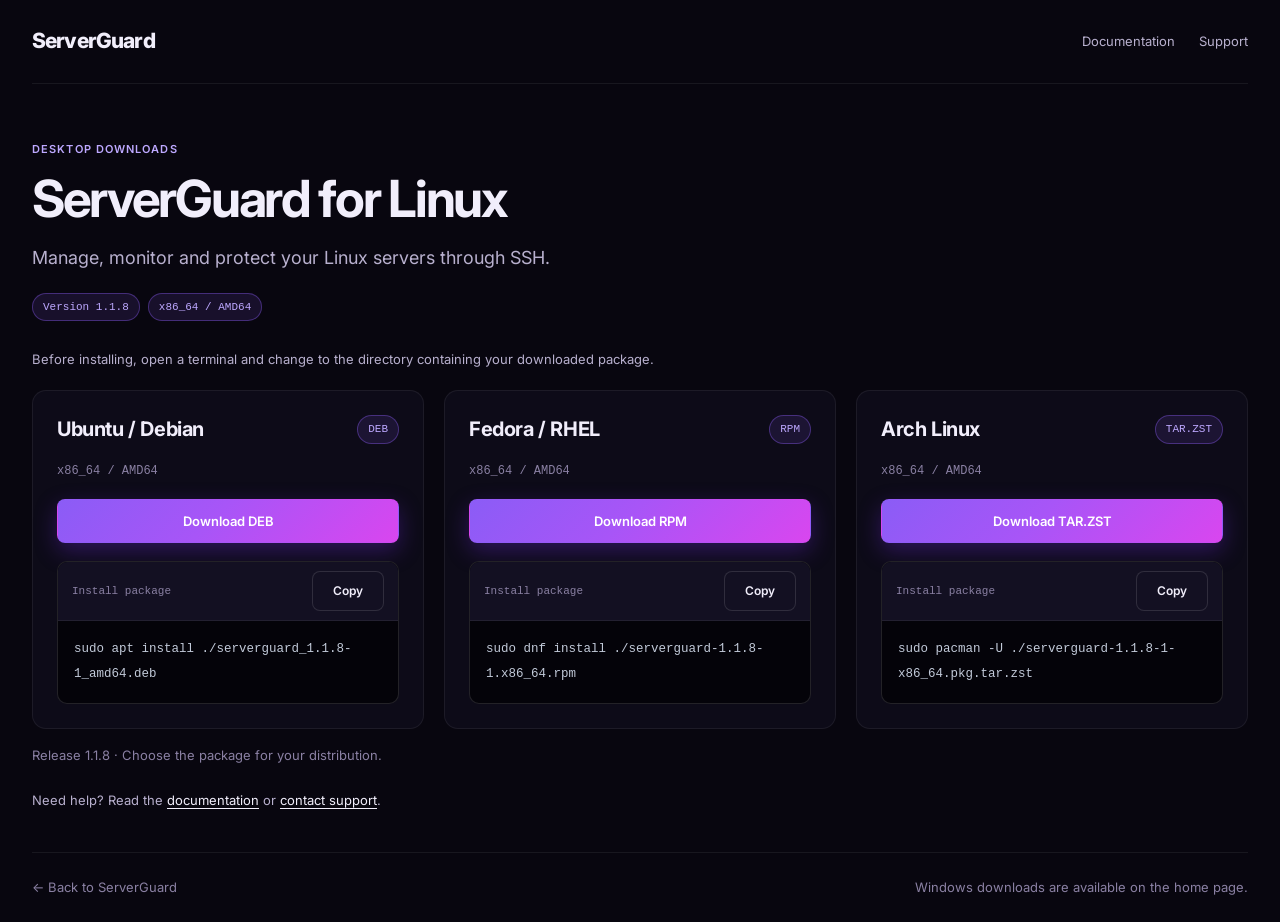
<file: downloads/linux/index.html>
<!DOCTYPE html>
<html lang="en">
<head>
<meta charset="utf-8">
<meta name="viewport" content="width=device-width, initial-scale=1">
<title>ServerGuard for Linux — Downloads</title>
<meta name="description" content="Download ServerGuard 1.1.8 for Linux. DEB, RPM and Arch Linux packages for x86_64 / AMD64.">
<link rel="canonical" href="https://serverguard.site/downloads/linux/">
<link rel="icon" href="/favicon.svg" type="image/svg+xml">
<link rel="preconnect" href="https://fonts.googleapis.com">
<link rel="preconnect" href="https://fonts.gstatic.com" crossorigin>
<link href="https://fonts.googleapis.com/css2?family=Inter:wght@400;500;600;700;800&amp;display=swap" rel="stylesheet">
<link rel="stylesheet" href="/css/tokens.css">
<link rel="stylesheet" href="/css/components.css">
<link rel="stylesheet" href="/css/downloads.css">
<script src="/js/linux-downloads.js" defer></script>
</head>
<body class="linux-downloads">
<a class="skip-link" href="#main">Skip to downloads</a>
<header class="downloads-header downloads-container"><a class="downloads-brand" href="/">ServerGuard</a><nav aria-label="Main navigation"><a href="/documentation/index.html">Documentation</a><a href="https://t.me/server_guard_help" target="_blank" rel="noopener noreferrer">Support</a></nav></header>
<main class="downloads-container" id="main">
<section class="downloads-intro" aria-labelledby="linuxTitle"><span class="eyebrow">Desktop downloads</span><h1 id="linuxTitle">ServerGuard for Linux</h1><p>Manage, monitor and protect your Linux servers through SSH.</p><div class="meta-row"><span class="chip" id="linuxVersion">Version 1.1.8</span><span class="chip" id="linuxArchitecture">x86_64 / AMD64</span></div></section>
<p class="install-note">Before installing, open a terminal and change to the directory containing your downloaded package.</p>
<section class="linux-packages" id="linuxPackages" aria-label="Linux packages">
<article class="feature-card linux-card"><div class="package-heading"><h2>Ubuntu / Debian</h2><span class="chip">DEB</span></div><p class="package-architecture">x86_64 / AMD64</p><a class="btn btn-primary package-download" href="https://serverguard.site/downloads/linux/1.1.8/serverguard_1.1.8-1_amd64.deb" download>Download DEB</a><div class="code-panel"><div class="code-panel-head"><span>Install package</span><button class="copy-btn btn btn-secondary" type="button" aria-label="Copy Ubuntu / Debian installation command">Copy</button></div><pre><code>sudo apt install ./serverguard_1.1.8-1_amd64.deb</code></pre></div></article>
<article class="feature-card linux-card"><div class="package-heading"><h2>Fedora / RHEL</h2><span class="chip">RPM</span></div><p class="package-architecture">x86_64 / AMD64</p><a class="btn btn-primary package-download" href="https://serverguard.site/downloads/linux/1.1.8/serverguard-1.1.8-1.x86_64.rpm" download>Download RPM</a><div class="code-panel"><div class="code-panel-head"><span>Install package</span><button class="copy-btn btn btn-secondary" type="button" aria-label="Copy Fedora / RHEL installation command">Copy</button></div><pre><code>sudo dnf install ./serverguard-1.1.8-1.x86_64.rpm</code></pre></div></article>
<article class="feature-card linux-card"><div class="package-heading"><h2>Arch Linux</h2><span class="chip">TAR.ZST</span></div><p class="package-architecture">x86_64 / AMD64</p><a class="btn btn-primary package-download" href="https://serverguard.site/downloads/linux/1.1.8/serverguard-1.1.8-1-x86_64.pkg.tar.zst" download>Download TAR.ZST</a><div class="code-panel"><div class="code-panel-head"><span>Install package</span><button class="copy-btn btn btn-secondary" type="button" aria-label="Copy Arch Linux installation command">Copy</button></div><pre><code>sudo pacman -U ./serverguard-1.1.8-1-x86_64.pkg.tar.zst</code></pre></div></article>
</section>
<p class="download-status" id="releaseStatus" role="status">Release 1.1.8 · Choose the package for your distribution.</p>
<noscript><p>Downloads and installation commands work without JavaScript. Select a command to copy it manually.</p></noscript>
<p class="downloads-help">Need help? Read the <a href="/documentation/index.html">documentation</a> or <a href="https://t.me/server_guard_help" target="_blank" rel="noopener noreferrer">contact support</a>.</p>
</main>
<footer class="downloads-footer downloads-container"><a href="/">← Back to ServerGuard</a><span>Windows downloads are available on the home page.</span></footer>
</body>
</html>
</file>
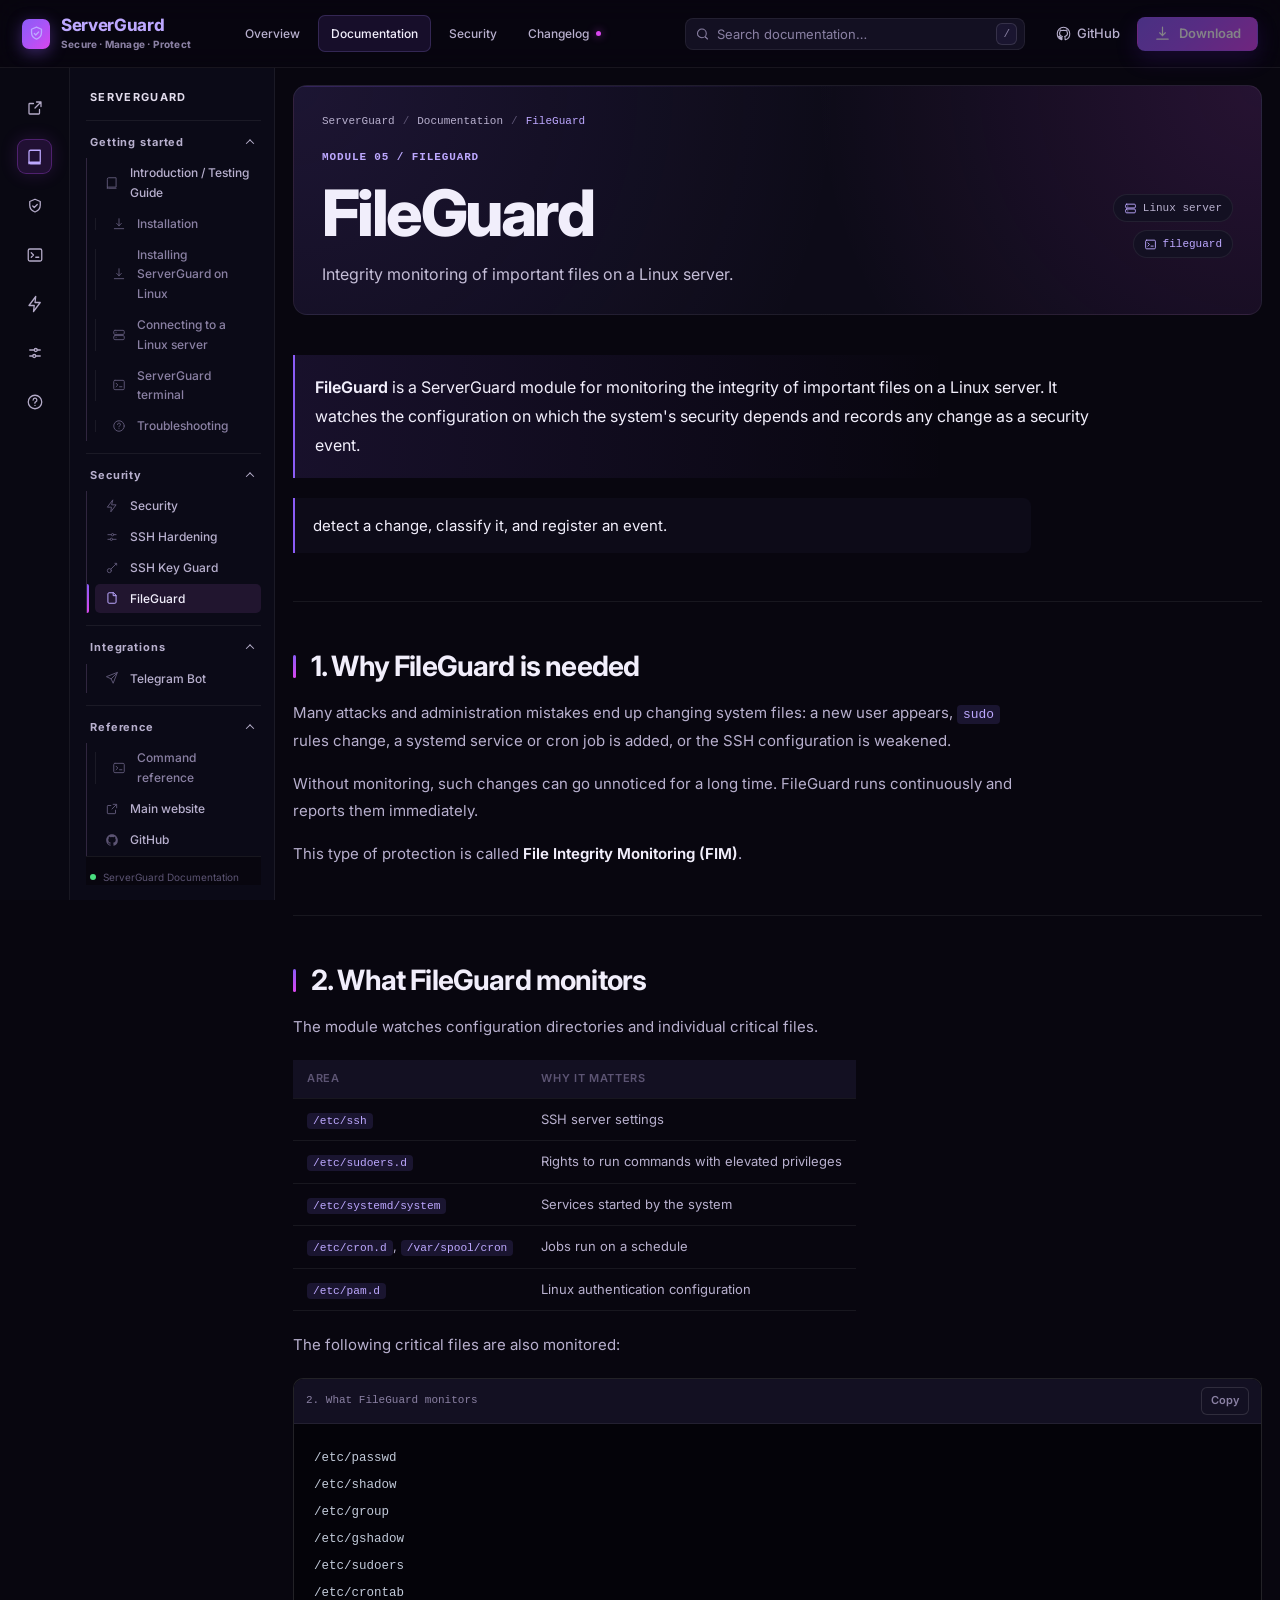
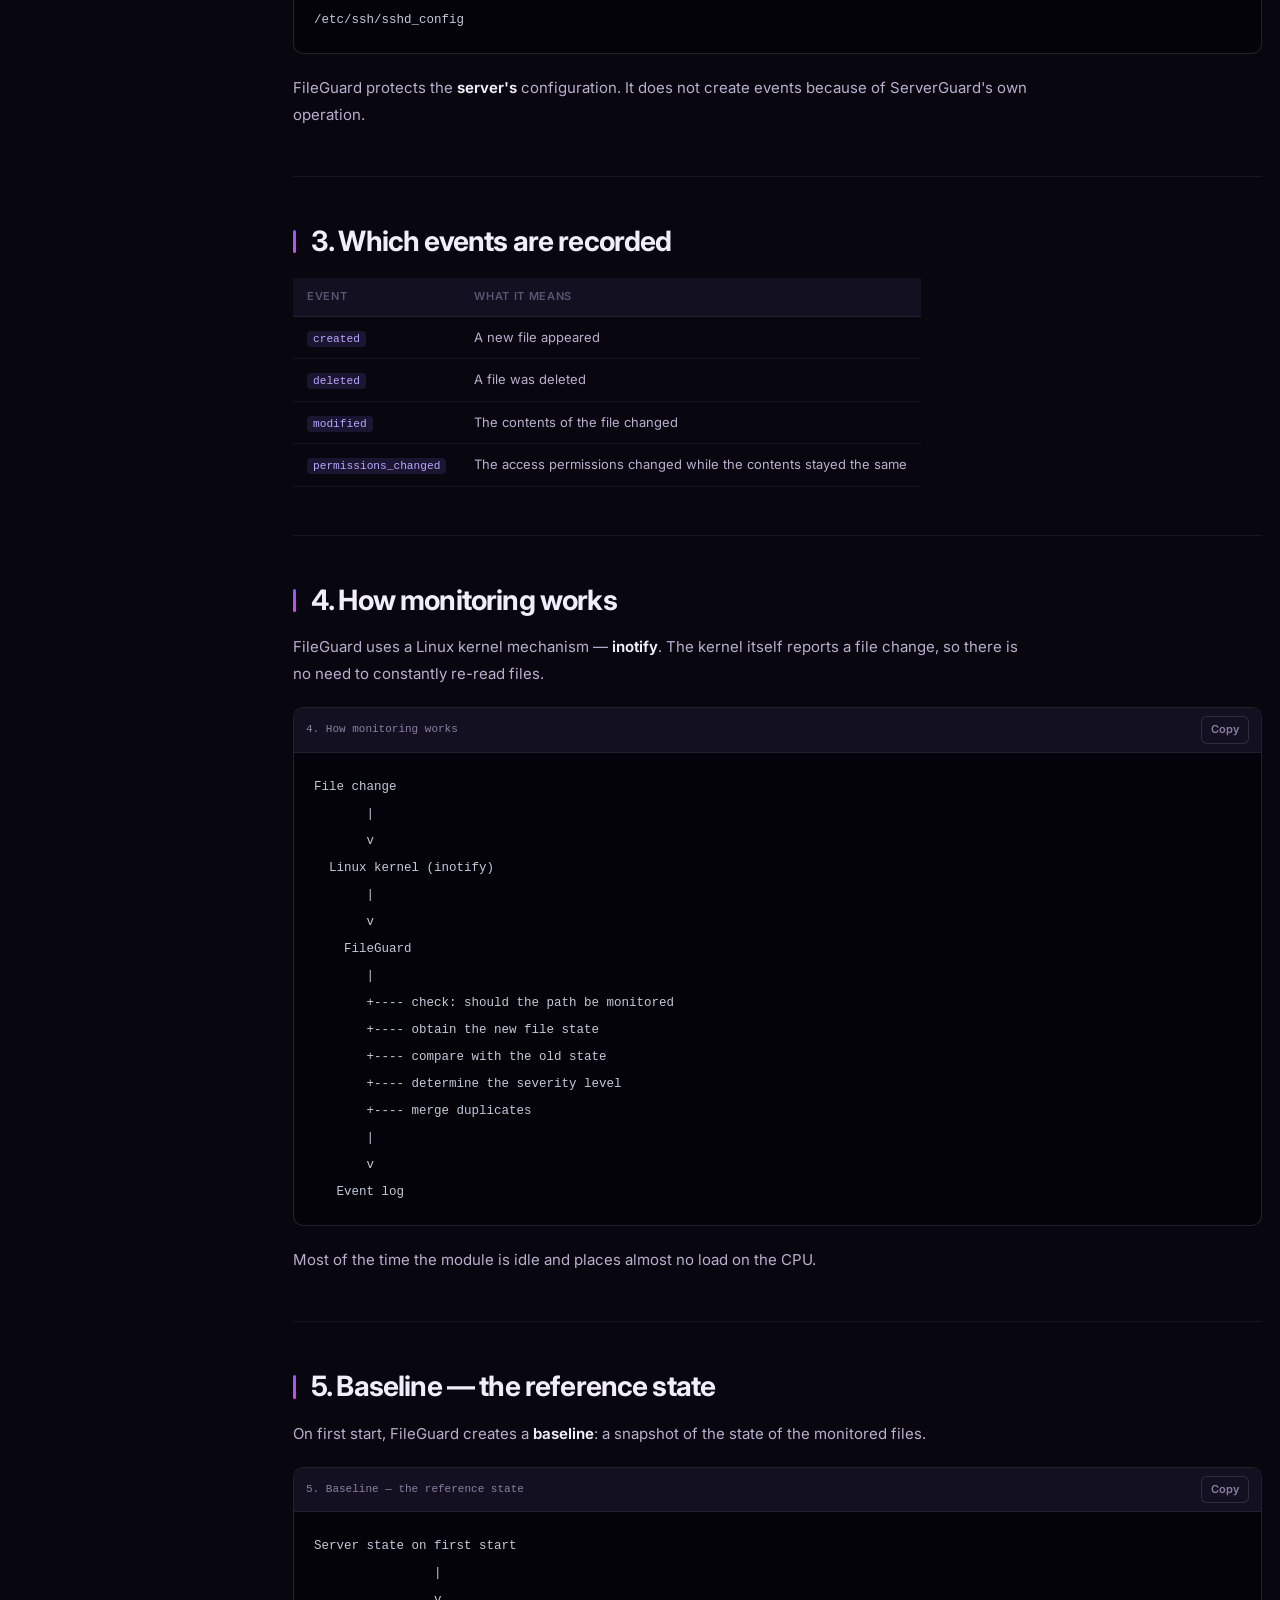
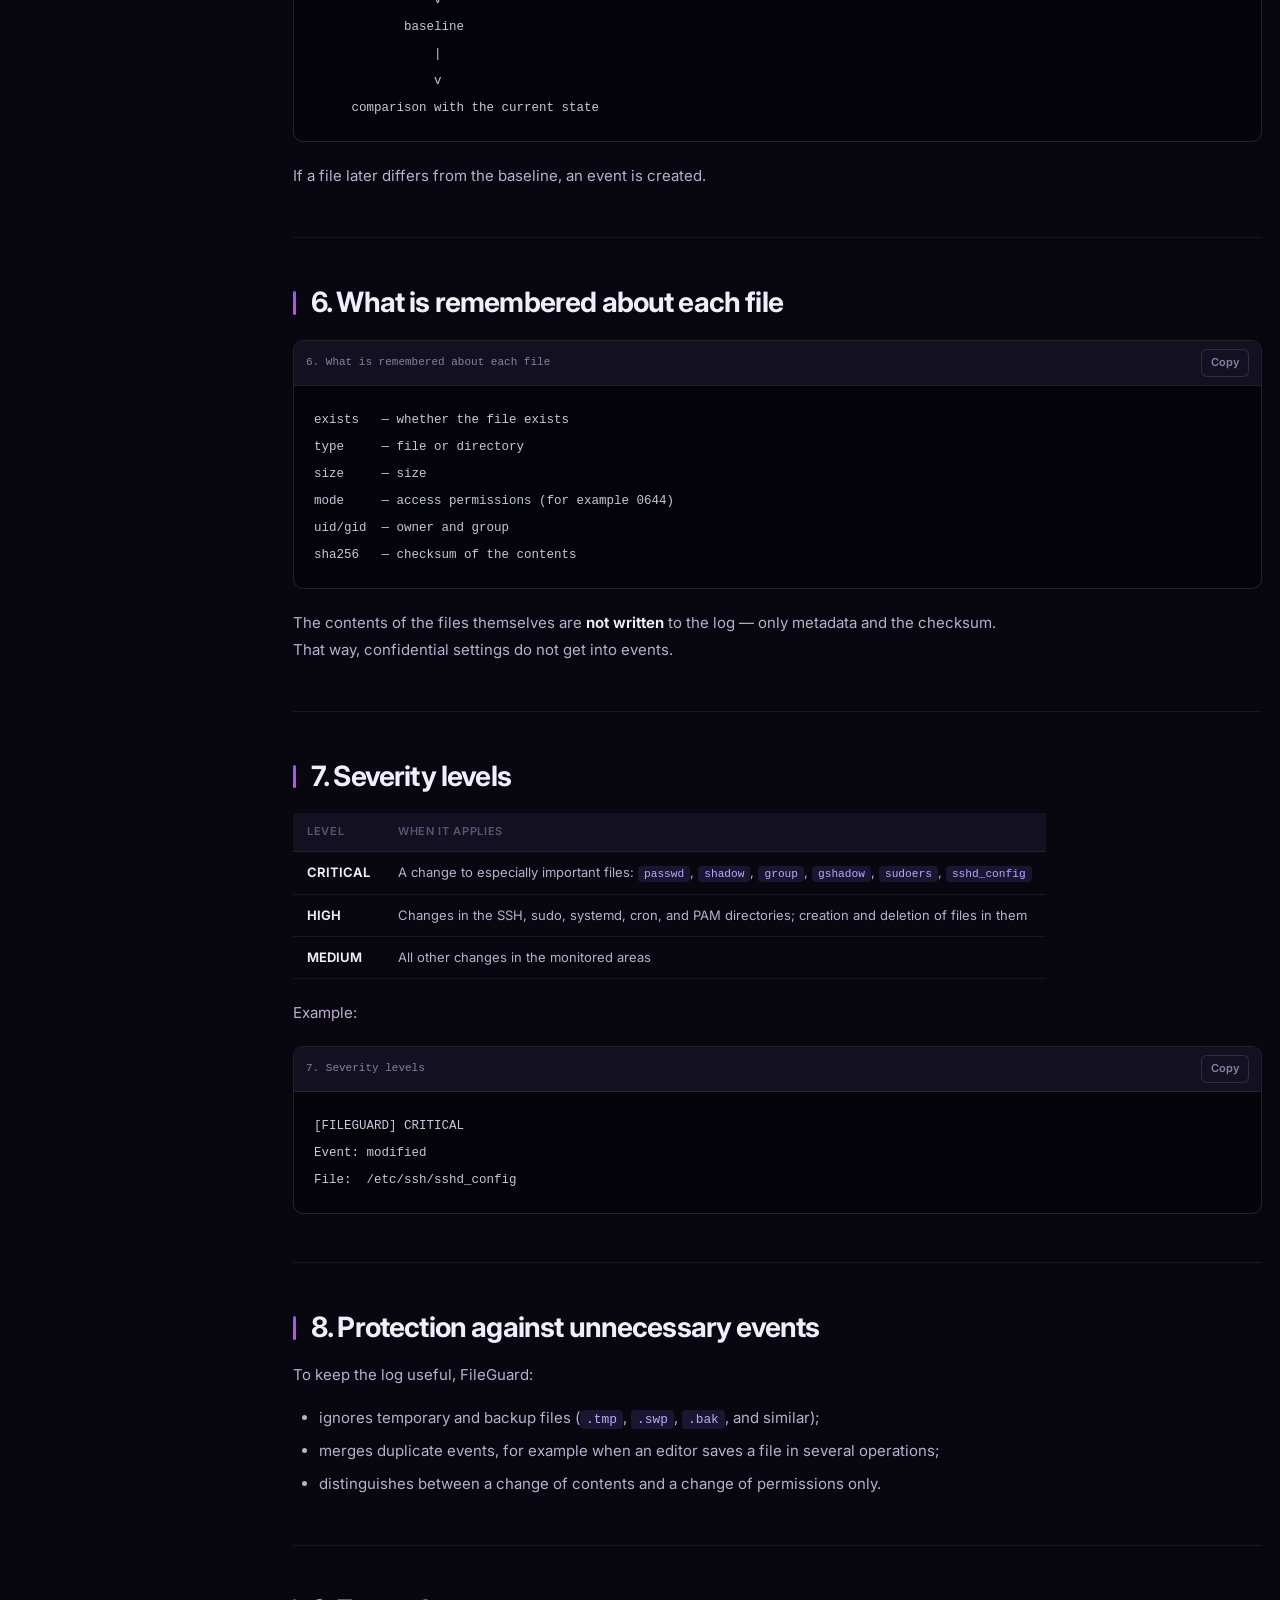
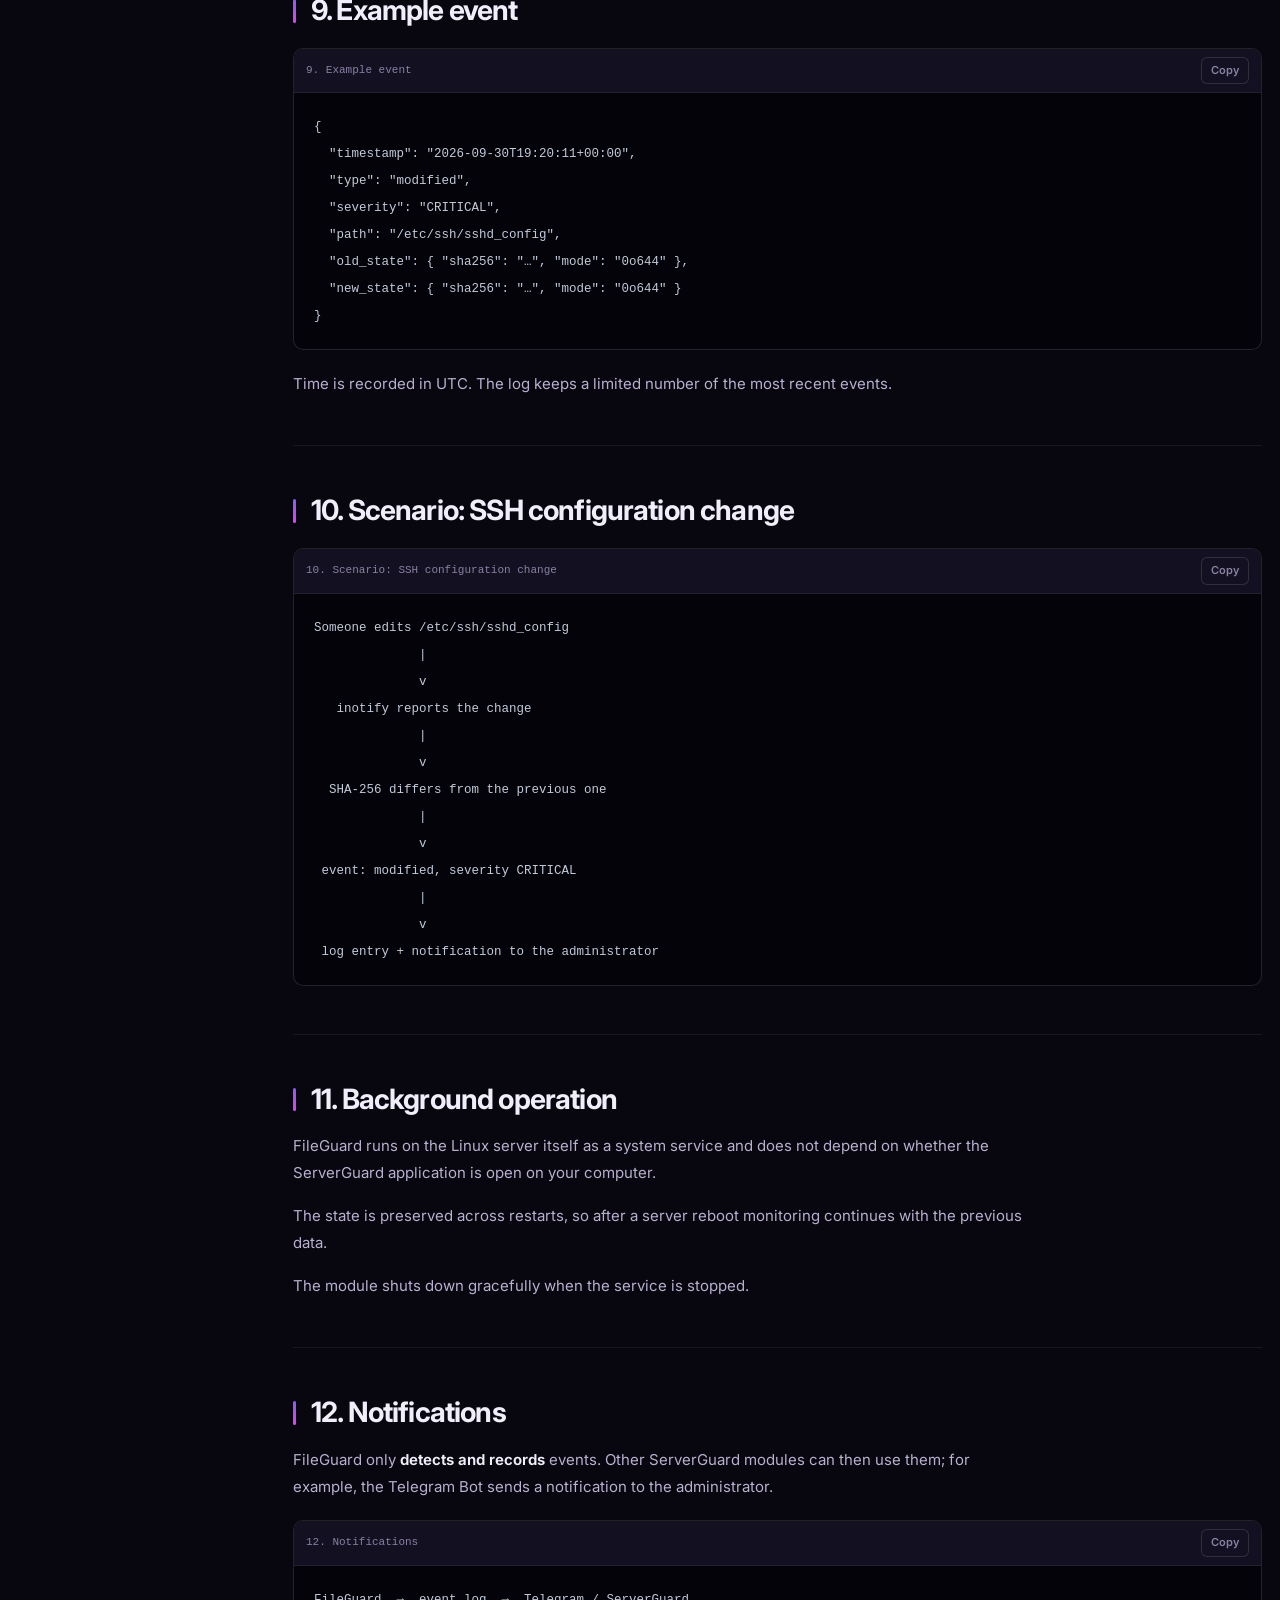
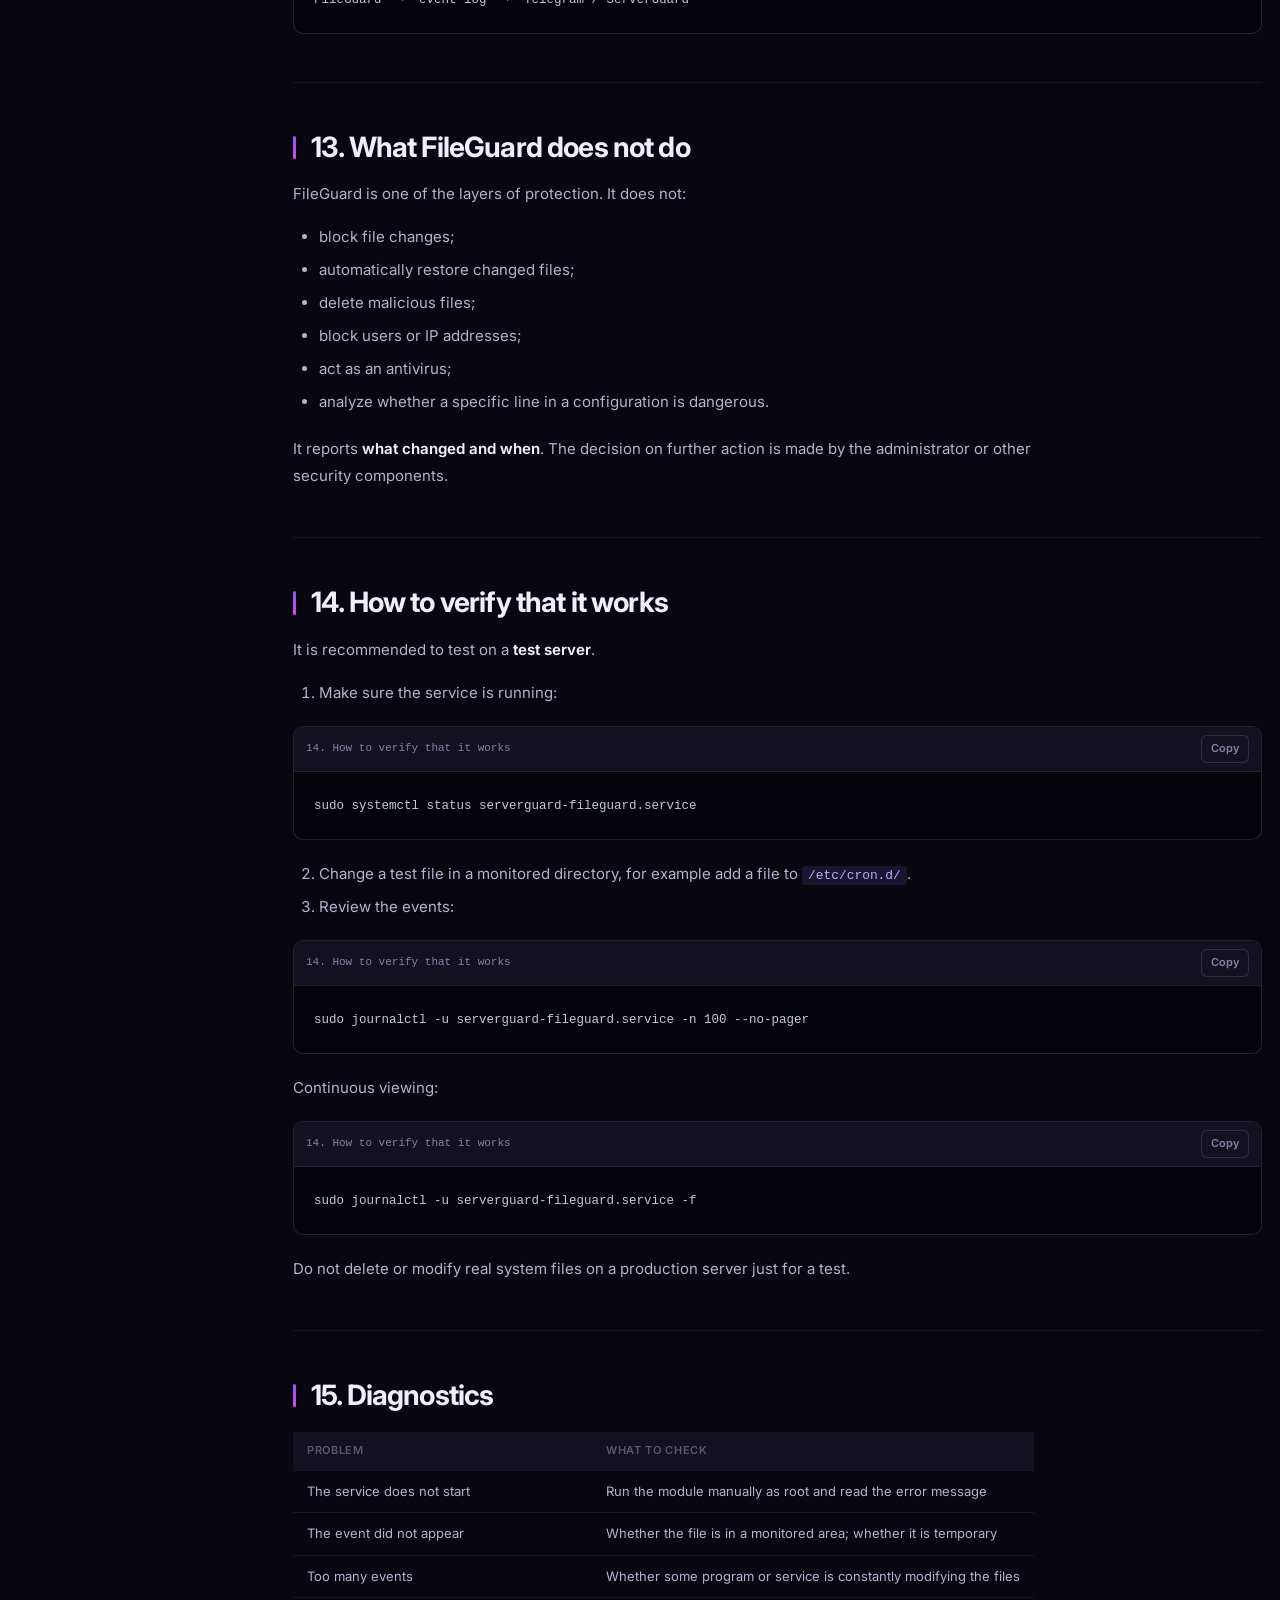
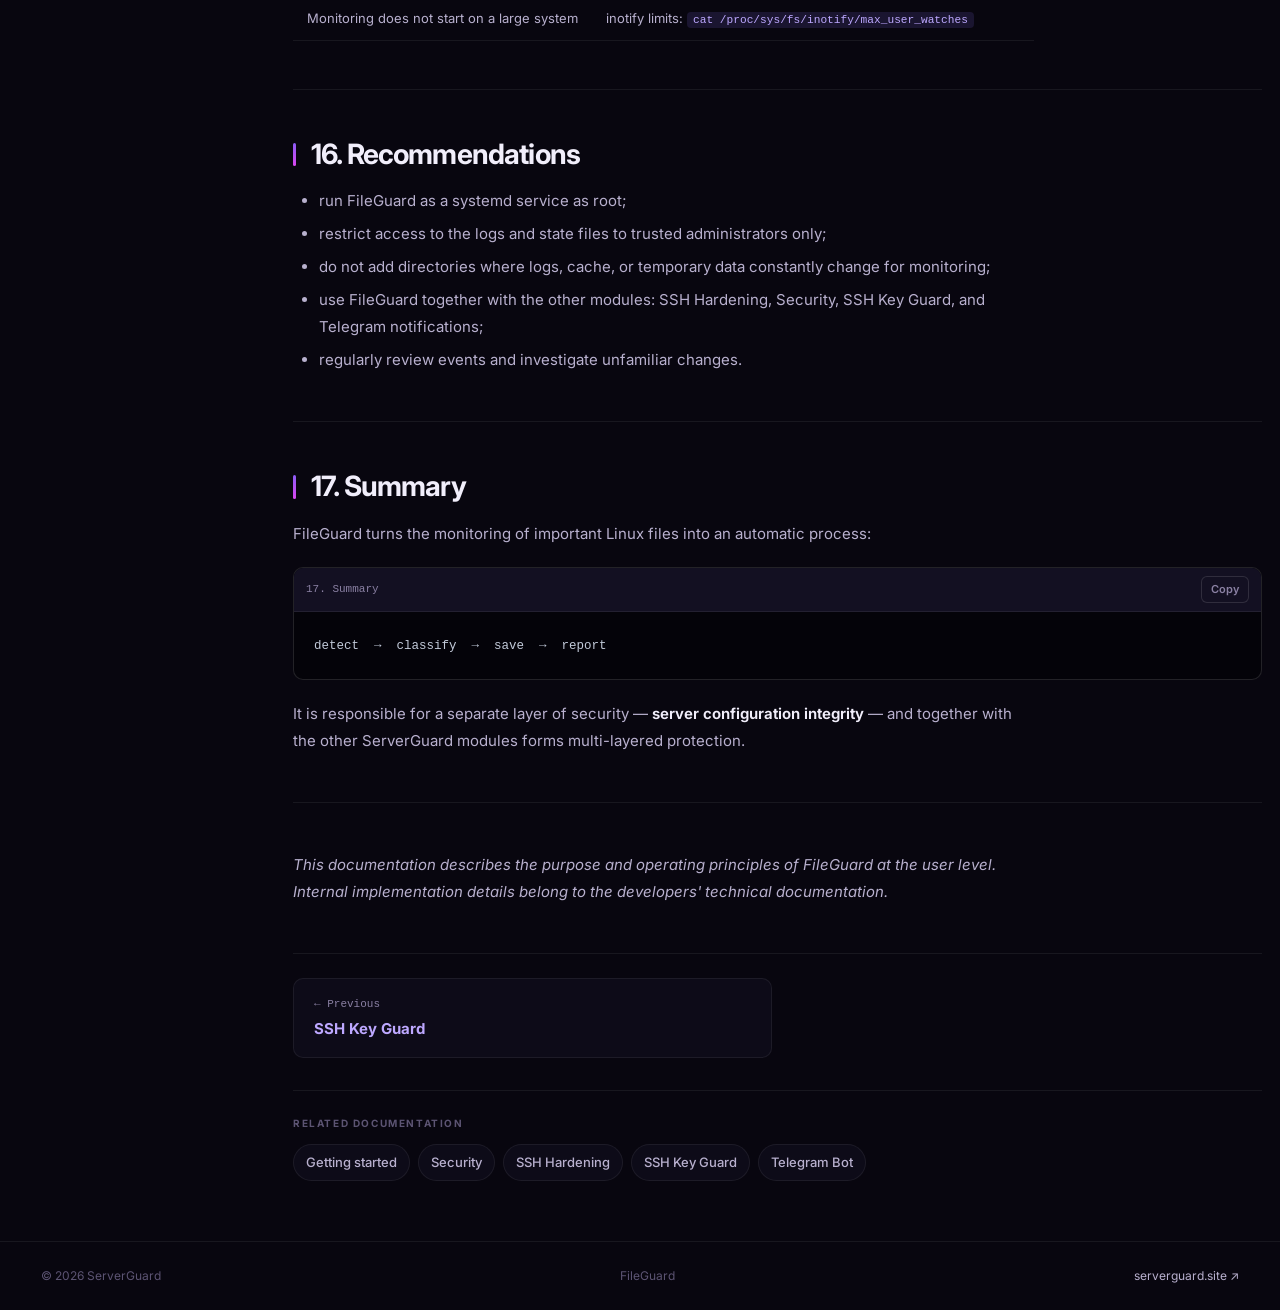
<file: documentation/fileguard.html>
<!DOCTYPE html>
<html lang="en">
<head>
    <meta charset="UTF-8">
    <meta name="viewport" content="width=device-width, initial-scale=1.0">
    <meta name="description" content="ServerGuard FileGuard — module documentation.">
    <meta name="theme-color" content="#080b12">
    <title>ServerGuard — FileGuard</title>
    <link rel="preconnect" href="https://fonts.googleapis.com">
    <link rel="preconnect" href="https://fonts.gstatic.com" crossorigin>
    <link rel="stylesheet" href="https://fonts.googleapis.com/css2?family=Inter:wght@400;500;600;700;800&display=swap">
    <link rel="stylesheet" href="../css/tokens.css">
    <link rel="stylesheet" href="../css/components.css">
    <link rel="stylesheet" href="css/style.css">
    <link rel="stylesheet" href="css/module.css">
    <link rel="stylesheet" href="../css/downloads.css">
</head>
<body>

<a class="skip-link" href="#docsMain">
    Skip to content
</a>

<!-- =========================================================
     ICON SPRITE
========================================================= -->

<svg class="sr-only" aria-hidden="true" focusable="false">
    <symbol id="i-shield" viewBox="0 0 24 24"><path d="M12 3l7 3v5c0 4.4-3 7.5-7 9-4-1.5-7-4.6-7-9V6z"/></symbol>
    <symbol id="i-shield-check" viewBox="0 0 24 24"><path d="M12 3l7 3v5c0 4.4-3 7.5-7 9-4-1.5-7-4.6-7-9V6z"/><path d="M9 12l2 2 4-4"/></symbol>
    <symbol id="i-book" viewBox="0 0 24 24"><path d="M4 5a2 2 0 0 1 2-2h13v16H6a2 2 0 0 0-2 2z"/><path d="M4 19a2 2 0 0 0 2 2h13"/></symbol>
    <symbol id="i-search" viewBox="0 0 24 24"><circle cx="11" cy="11" r="7"/><path d="M20 20l-3.6-3.6"/></symbol>
    <symbol id="i-help" viewBox="0 0 24 24"><circle cx="12" cy="12" r="9"/><path d="M9.5 9.5a2.5 2.5 0 1 1 3.4 2.3c-.8.4-1.1.9-1.1 1.7M12 16.5h.01"/></symbol>
    <symbol id="i-external" viewBox="0 0 24 24"><path d="M14 4h6v6M20 4l-8 8M18 14v5a1 1 0 0 1-1 1H5a1 1 0 0 1-1-1V7a1 1 0 0 1 1-1h5"/></symbol>
    <symbol id="i-arrow-left" viewBox="0 0 24 24"><path d="M19 12H5M11 6l-6 6 6 6"/></symbol>
    <symbol id="i-menu" viewBox="0 0 24 24"><path d="M4 7h16M4 12h16M4 17h16"/></symbol>
    <symbol id="i-x" viewBox="0 0 24 24"><path d="M6 6l12 12M18 6L6 18"/></symbol>
    <symbol id="i-folder" viewBox="0 0 24 24"><path d="M3 7a2 2 0 0 1 2-2h4l2 2h8a2 2 0 0 1 2 2v8a2 2 0 0 1-2 2H5a2 2 0 0 1-2-2z"/></symbol>
    <symbol id="i-zap" viewBox="0 0 24 24"><path d="M13 2L4 14h7l-1 8 9-12h-7z"/></symbol>
    <symbol id="i-send" viewBox="0 0 24 24"><path d="M21 3L10.5 13.5"/><path d="M21 3l-7 18-3.5-7.5L3 10z"/></symbol>
    <symbol id="i-sliders" viewBox="0 0 24 24"><path d="M5 8h6M15 8h4M5 16h4M13 16h6"/><circle cx="13" cy="8" r="2"/><circle cx="11" cy="16" r="2"/></symbol>
    <symbol id="i-key" viewBox="0 0 24 24"><circle cx="7.5" cy="16.5" r="3.5"/><path d="M10 14L20 4M17 4h3v3"/></symbol>
    <symbol id="i-file" viewBox="0 0 24 24"><path d="M14 3H7a2 2 0 0 0-2 2v14a2 2 0 0 0 2 2h10a2 2 0 0 0 2-2V8z"/><path d="M14 3v5h5"/></symbol>
    <symbol id="i-download" viewBox="0 0 24 24"><path d="M12 3v12m0 0l-4-4m4 4l4-4M4 20h16"/></symbol>
    <symbol id="i-github" viewBox="0 0 24 24"><path d="M12 2C6.48 2 2 6.58 2 12.25c0 4.53 2.87 8.37 6.84 9.73.5.09.68-.22.68-.49v-1.7c-2.78.62-3.37-1.37-3.37-1.37-.45-1.18-1.11-1.5-1.11-1.5-.91-.64.07-.63.07-.63 1 .07 1.53 1.06 1.53 1.06.9 1.57 2.36 1.12 2.94.86.09-.67.35-1.12.63-1.38-2.22-.26-4.56-1.14-4.56-5.06 0-1.12.39-2.03 1.03-2.75-.1-.26-.45-1.3.1-2.71 0 0 .84-.28 2.75 1.05a9.36 9.36 0 0 1 5 0c1.91-1.33 2.75-1.05 2.75-1.05.55 1.41.2 2.45.1 2.71.64.72 1.03 1.63 1.03 2.75 0 3.93-2.35 4.8-4.58 5.05.36.32.68.94.68 1.9v2.82c0 .27.18.59.69.49A10.02 10.02 0 0 0 22 12.25C22 6.58 17.52 2 12 2z"/></symbol>
    <symbol id="i-check" viewBox="0 0 24 24"><path d="M5 12.5l4.5 4.5L19 7"/></symbol>
    <symbol id="i-server" viewBox="0 0 24 24"><rect x="3" y="4" width="18" height="7" rx="2"/><rect x="3" y="13" width="18" height="7" rx="2"/><path d="M7 7.5h.01M7 16.5h.01"/></symbol>
    <symbol id="i-monitor" viewBox="0 0 24 24"><rect x="3" y="4" width="18" height="12" rx="2"/><path d="M8 20h8M12 16v4"/></symbol>
    <symbol id="i-terminal" viewBox="0 0 24 24"><rect x="3" y="4" width="18" height="16" rx="2"/><path d="M7 9l3 3-3 3M13 15h4"/></symbol>
</svg>

<header class="topbar">
    <div class="topbar-inner">
        <a href="../index.html" class="brand" aria-label="ServerGuard home">
            <span class="brand-icon">
                <svg class="icon" aria-hidden="true"><use href="#i-shield-check"></use></svg>
            </span>
            <span class="brand-word">Server<span>Guard</span></span>
        </a>
        <nav class="topbar-nav" aria-label="Primary">
            <a href="../index.html">Home</a>
            <a href="index.html" class="is-active" aria-current="page">Documentation</a>
            <a href="https://github.com/Lukas6623/ServerGuardCode" target="_blank" rel="noopener noreferrer">GitHub</a>
        </nav>
        <div class="doc-search" role="search">
            <svg class="icon doc-search-icon" aria-hidden="true"><use href="#i-search"></use></svg>
            <input
                id="docSearch"
                class="doc-search-input"
                type="search"
                placeholder="Search documentation"
                aria-label="Search documentation"
                autocomplete="off"
                spellcheck="false"
            >
            <kbd class="doc-search-kbd" aria-hidden="true">/</kbd>
            <div class="doc-search-results" id="docSearchResults" hidden></div>
        </div>
        <div class="topbar-actions">
            <a href="https://t.me/ServerGuardSupport" class="help-button" target="_blank" rel="noopener noreferrer">
                <svg class="icon" aria-hidden="true"><use href="#i-help"></use></svg>
                Help
            </a>
            <a href="../index.html#download" class="btn btn-primary topbar-download" data-download-dialog aria-haspopup="dialog" aria-controls="downloadDialog">
                <svg class="icon" aria-hidden="true"><use href="#i-download"></use></svg>
                Download
            </a>
            <button
                class="mobile-menu-button"
                id="mobileMenuButton"
                aria-label="Open documentation menu"
                aria-controls="sidebar"
                aria-expanded="false"
            >
                <svg class="icon icon-menu" aria-hidden="true"><use href="#i-menu"></use></svg>
                <svg class="icon icon-close" aria-hidden="true"><use href="#i-x"></use></svg>
            </button>
        </div>
    </div>
</header>

<div class="module-layout">


        <aside class="sidebar" id="sidebar">

        <div class="sidebar-header">
            <div class="sidebar-label">SERVERGUARD</div>
            <div class="sidebar-title">Documentation</div>
        </div>

        <nav class="sidebar-nav" aria-label="Documentation">
            <div class="sidebar-group">
                <span class="sidebar-group-title">Getting started</span>
                <div class="sidebar-links">
                    <a href="index.html"><span><svg class="icon" aria-hidden="true"><use href="#i-book"></use></svg></span>Testing Guide</a>
                </div>
            </div>
            <div class="sidebar-group">
                <span class="sidebar-group-title">Security</span>
                <div class="sidebar-links">
                    <a href="security.html"><span><svg class="icon" aria-hidden="true"><use href="#i-zap"></use></svg></span>Security</a>
                    <a href="hardening.html"><span><svg class="icon" aria-hidden="true"><use href="#i-sliders"></use></svg></span>SSH Hardening</a>
                    <a href="sshkeys.html"><span><svg class="icon" aria-hidden="true"><use href="#i-key"></use></svg></span>SSH Key Guard</a>
                    <a class="active" aria-current="page" href="fileguard.html"><span><svg class="icon" aria-hidden="true"><use href="#i-file"></use></svg></span>FileGuard</a>
                </div>
            </div>
            <div class="sidebar-group">
                <span class="sidebar-group-title">Integrations</span>
                <div class="sidebar-links">
                    <a href="telegram.html"><span><svg class="icon" aria-hidden="true"><use href="#i-send"></use></svg></span>Telegram Bot</a>
                </div>
            </div>
            <div class="sidebar-group">
                <span class="sidebar-group-title">Reference</span>
                <div class="sidebar-links">
                    <a href="../index.html"><span><svg class="icon" aria-hidden="true"><use href="#i-external"></use></svg></span>Main website</a>
                    <a href="https://github.com/Lukas6623/ServerGuardCode" target="_blank" rel="noopener noreferrer"><span><svg class="icon icon-fill" aria-hidden="true"><use href="#i-github"></use></svg></span>GitHub</a>
                    <a href="https://t.me/ServerGuardSupport" target="_blank" rel="noopener noreferrer"><span><svg class="icon" aria-hidden="true"><use href="#i-help"></use></svg></span>Support</a>
                </div>
            </div>
        </nav>

        <div class="sidebar-footer">
            <div class="status-dot"></div>
            ServerGuard Documentation
        </div>

    </aside>

    <main class="module-content" id="docsMain">

        <div class="module-head">
            <nav class="breadcrumb" aria-label="Breadcrumb">
                <a href="../index.html">ServerGuard</a>
                <span class="sep" aria-hidden="true">/</span>
                <a href="index.html">Documentation</a>
                <span class="sep" aria-hidden="true">/</span>
                <span aria-current="page">FileGuard</span>
            </nav>
            <div class="eyebrow">MODULE 05 / FILEGUARD</div>
            <h1>FileGuard</h1>
            <p>Integrity monitoring of important files on a Linux server.</p>

            <ul class="module-meta">
                <li class="chip"><svg class="icon" aria-hidden="true"><use href="#i-server"></use></svg>Linux server</li>
                <li class="chip"><svg class="icon" aria-hidden="true"><use href="#i-terminal"></use></svg><code>fileguard</code></li>
            </ul>
        </div>

        <!-- ================= INSERT DOCUMENTATION BELOW =================
             Allowed tags: h2, h3, p, ul/ol, pre>code, blockquote, table, img, hr.
             The table of contents on the right is generated automatically from h2 and h3. -->
        <article class="doc-article">
<p><strong>FileGuard</strong> is a ServerGuard module for monitoring the integrity of important files on a Linux server. It watches the configuration on which the system's security depends and records any change as a security event.</p>
<blockquote>
<p>detect a change, classify it, and register an event.</p>
</blockquote>
<hr />
<h2>1. Why FileGuard is needed</h2>
<p>Many attacks and administration mistakes end up changing system files: a new user appears, <code>sudo</code> rules change, a systemd service or cron job is added, or the SSH configuration is weakened.</p>
<p>Without monitoring, such changes can go unnoticed for a long time. FileGuard runs continuously and reports them immediately.</p>
<p>This type of protection is called <strong>File Integrity Monitoring (FIM)</strong>.</p>
<hr />
<h2>2. What FileGuard monitors</h2>
<p>The module watches configuration directories and individual critical files.</p>
<table>
<thead>
<tr>
<th>Area</th>
<th>Why it matters</th>
</tr>
</thead>
<tbody>
<tr>
<td><code>/etc/ssh</code></td>
<td>SSH server settings</td>
</tr>
<tr>
<td><code>/etc/sudoers.d</code></td>
<td>Rights to run commands with elevated privileges</td>
</tr>
<tr>
<td><code>/etc/systemd/system</code></td>
<td>Services started by the system</td>
</tr>
<tr>
<td><code>/etc/cron.d</code>, <code>/var/spool/cron</code></td>
<td>Jobs run on a schedule</td>
</tr>
<tr>
<td><code>/etc/pam.d</code></td>
<td>Linux authentication configuration</td>
</tr>
</tbody>
</table>
<p>The following critical files are also monitored:</p>
<pre><code class="language-text">/etc/passwd
/etc/shadow
/etc/group
/etc/gshadow
/etc/sudoers
/etc/crontab
/etc/ssh/sshd_config
</code></pre>
<p>FileGuard protects the <strong>server's</strong> configuration. It does not create events because of ServerGuard's own operation.</p>
<hr />
<h2>3. Which events are recorded</h2>
<table>
<thead>
<tr>
<th>Event</th>
<th>What it means</th>
</tr>
</thead>
<tbody>
<tr>
<td><code>created</code></td>
<td>A new file appeared</td>
</tr>
<tr>
<td><code>deleted</code></td>
<td>A file was deleted</td>
</tr>
<tr>
<td><code>modified</code></td>
<td>The contents of the file changed</td>
</tr>
<tr>
<td><code>permissions_changed</code></td>
<td>The access permissions changed while the contents stayed the same</td>
</tr>
</tbody>
</table>
<hr />
<h2>4. How monitoring works</h2>
<p>FileGuard uses a Linux kernel mechanism — <strong>inotify</strong>. The kernel itself reports a file change, so there is no need to constantly re-read files.</p>
<pre><code class="language-text">File change
       |
       v
  Linux kernel (inotify)
       |
       v
    FileGuard
       |
       +---- check: should the path be monitored
       +---- obtain the new file state
       +---- compare with the old state
       +---- determine the severity level
       +---- merge duplicates
       |
       v
   Event log
</code></pre>
<p>Most of the time the module is idle and places almost no load on the CPU.</p>
<hr />
<h2>5. Baseline — the reference state</h2>
<p>On first start, FileGuard creates a <strong>baseline</strong>: a snapshot of the state of the monitored files.</p>
<pre><code class="language-text">Server state on first start
                |
                v
            baseline
                |
                v
     comparison with the current state
</code></pre>
<p>If a file later differs from the baseline, an event is created.</p>
<hr />
<h2>6. What is remembered about each file</h2>
<pre><code class="language-text">exists   — whether the file exists
type     — file or directory
size     — size
mode     — access permissions (for example 0644)
uid/gid  — owner and group
sha256   — checksum of the contents
</code></pre>
<p>The contents of the files themselves are <strong>not written</strong> to the log — only metadata and the checksum. That way, confidential settings do not get into events.</p>
<hr />
<h2>7. Severity levels</h2>
<table>
<thead>
<tr>
<th>Level</th>
<th>When it applies</th>
</tr>
</thead>
<tbody>
<tr>
<td><strong>CRITICAL</strong></td>
<td>A change to especially important files: <code>passwd</code>, <code>shadow</code>, <code>group</code>, <code>gshadow</code>, <code>sudoers</code>, <code>sshd_config</code></td>
</tr>
<tr>
<td><strong>HIGH</strong></td>
<td>Changes in the SSH, sudo, systemd, cron, and PAM directories; creation and deletion of files in them</td>
</tr>
<tr>
<td><strong>MEDIUM</strong></td>
<td>All other changes in the monitored areas</td>
</tr>
</tbody>
</table>
<p>Example:</p>
<pre><code class="language-text">[FILEGUARD] CRITICAL
Event: modified
File:  /etc/ssh/sshd_config
</code></pre>
<hr />
<h2>8. Protection against unnecessary events</h2>
<p>To keep the log useful, FileGuard:</p>
<ul>
<li>ignores temporary and backup files (<code>.tmp</code>, <code>.swp</code>, <code>.bak</code>, and similar);</li>
<li>merges duplicate events, for example when an editor saves a file in several operations;</li>
<li>distinguishes between a change of contents and a change of permissions only.</li>
</ul>
<hr />
<h2>9. Example event</h2>
<pre><code class="language-json">{
  &quot;timestamp&quot;: &quot;2026-09-30T19:20:11+00:00&quot;,
  &quot;type&quot;: &quot;modified&quot;,
  &quot;severity&quot;: &quot;CRITICAL&quot;,
  &quot;path&quot;: &quot;/etc/ssh/sshd_config&quot;,
  &quot;old_state&quot;: { &quot;sha256&quot;: &quot;…&quot;, &quot;mode&quot;: &quot;0o644&quot; },
  &quot;new_state&quot;: { &quot;sha256&quot;: &quot;…&quot;, &quot;mode&quot;: &quot;0o644&quot; }
}
</code></pre>
<p>Time is recorded in UTC. The log keeps a limited number of the most recent events.</p>
<hr />
<h2>10. Scenario: SSH configuration change</h2>
<pre><code class="language-text">Someone edits /etc/ssh/sshd_config
              |
              v
   inotify reports the change
              |
              v
  SHA-256 differs from the previous one
              |
              v
 event: modified, severity CRITICAL
              |
              v
 log entry + notification to the administrator
</code></pre>
<hr />
<h2>11. Background operation</h2>
<p>FileGuard runs on the Linux server itself as a system service and does not depend on whether the ServerGuard application is open on your computer.</p>
<p>The state is preserved across restarts, so after a server reboot monitoring continues with the previous data.</p>
<p>The module shuts down gracefully when the service is stopped.</p>
<hr />
<h2>12. Notifications</h2>
<p>FileGuard only <strong>detects and records</strong> events. Other ServerGuard modules can then use them; for example, the Telegram Bot sends a notification to the administrator.</p>
<pre><code class="language-text">FileGuard  →  event log  →  Telegram / ServerGuard
</code></pre>
<hr />
<h2>13. What FileGuard does not do</h2>
<p>FileGuard is one of the layers of protection. It does not:</p>
<ul>
<li>block file changes;</li>
<li>automatically restore changed files;</li>
<li>delete malicious files;</li>
<li>block users or IP addresses;</li>
<li>act as an antivirus;</li>
<li>analyze whether a specific line in a configuration is dangerous.</li>
</ul>
<p>It reports <strong>what changed and when</strong>. The decision on further action is made by the administrator or other security components.</p>
<hr />
<h2>14. How to verify that it works</h2>
<p>It is recommended to test on a <strong>test server</strong>.</p>
<ol>
<li>Make sure the service is running:</li>
</ol>
<pre><code class="language-bash">sudo systemctl status serverguard-fileguard.service
</code></pre>
<ol start="2">
<li>Change a test file in a monitored directory, for example add a file to <code>/etc/cron.d/</code>.</li>
<li>Review the events:</li>
</ol>
<pre><code class="language-bash">sudo journalctl -u serverguard-fileguard.service -n 100 --no-pager
</code></pre>
<p>Continuous viewing:</p>
<pre><code class="language-bash">sudo journalctl -u serverguard-fileguard.service -f
</code></pre>
<p>Do not delete or modify real system files on a production server just for a test.</p>
<hr />
<h2>15. Diagnostics</h2>
<table>
<thead>
<tr>
<th>Problem</th>
<th>What to check</th>
</tr>
</thead>
<tbody>
<tr>
<td>The service does not start</td>
<td>Run the module manually as root and read the error message</td>
</tr>
<tr>
<td>The event did not appear</td>
<td>Whether the file is in a monitored area; whether it is temporary</td>
</tr>
<tr>
<td>Too many events</td>
<td>Whether some program or service is constantly modifying the files</td>
</tr>
<tr>
<td>Monitoring does not start on a large system</td>
<td>inotify limits: <code>cat /proc/sys/fs/inotify/max_user_watches</code></td>
</tr>
</tbody>
</table>
<hr />
<h2>16. Recommendations</h2>
<ul>
<li>run FileGuard as a systemd service as root;</li>
<li>restrict access to the logs and state files to trusted administrators only;</li>
<li>do not add directories where logs, cache, or temporary data constantly change for monitoring;</li>
<li>use FileGuard together with the other modules: SSH Hardening, Security, SSH Key Guard, and Telegram notifications;</li>
<li>regularly review events and investigate unfamiliar changes.</li>
</ul>
<hr />
<h2>17. Summary</h2>
<p>FileGuard turns the monitoring of important Linux files into an automatic process:</p>
<pre><code class="language-text">detect  →  classify  →  save  →  report
</code></pre>
<p>It is responsible for a separate layer of security — <strong>server configuration integrity</strong> — and together with the other ServerGuard modules forms multi-layered protection.</p>
<hr />
<p><em>This documentation describes the purpose and operating principles of FileGuard at the user level. Internal implementation details belong to the developers' technical documentation.</em></p>
        </article>
        <!-- ================= END OF DOCUMENTATION ================= -->

        <nav class="pager">
            <a href="sshkeys.html" class="prev"><small>← Previous</small><strong>SSH Key Guard</strong></a>
        </nav>

        <nav class="related" aria-label="Related documentation">
            <span class="related-title">Related documentation</span>
            <div class="related-links">
                <a href="index.html">Getting started</a>
                <a href="security.html">Security</a>
                <a href="hardening.html">SSH Hardening</a>
                <a href="sshkeys.html">SSH Key Guard</a>
                <a href="telegram.html">Telegram Bot</a>
            </div>
        </nav>

    </main>

    <aside class="page-toc" id="pageToc"></aside>

</div>

<footer class="docs-footer">
    <div class="footer-inner">
        <span>© 2026 ServerGuard</span>
        <span>FileGuard</span>
        <a href="../index.html">serverguard.site ↗</a>
    </div>
</footer>
<dialog class="download-dialog" id="downloadDialog" aria-labelledby="downloadDialogTitle" aria-describedby="downloadDialogDescription">
    <button class="dialog-close btn btn-secondary" type="button" data-dialog-close aria-label="Close platform selection">×</button>
    <span class="eyebrow">Get started</span>
    <h2 id="downloadDialogTitle">Choose your platform</h2>
    <p id="downloadDialogDescription">Download ServerGuard for your desktop.</p>
    <div class="platform-grid">
        <a class="platform-card download-installer" aria-disabled="true" aria-describedby="windowsDownloadStatus">
            <svg class="platform-icon" viewBox="0 0 24 24" fill="currentColor" aria-hidden="true"><path d="M2 4.5 11 3v8H2zm11-1.8L22 1v10h-9zM2 13h9v8l-9-1.5zm11 0h9v10l-9-1.7z"/></svg>
            <strong>Windows</strong><span data-windows-label>Download for Windows</span>
        </a>
        <a class="platform-card" href="/downloads/linux/">
            <svg class="platform-icon icon" viewBox="0 0 24 24" aria-hidden="true"><path d="M8 10V7a4 4 0 0 1 8 0v3l3 7-3 3H8l-3-3zM9 20l-3 2m9-2 3 2M10 8h.01M14 8h.01M10 11l2 1 2-1"/></svg>
            <strong>Linux</strong><span>Ubuntu, Fedora, Arch &amp; more</span>
        </a>
    </div>
    <p class="download-status" id="windowsDownloadStatus" role="status">Checking Windows download…</p>
</dialog>

<script src="../js/download-dialog.js"></script>
<script src="../js/main.js"></script>
<script src="js/docs.js"></script>

</body>
</html>
</file>
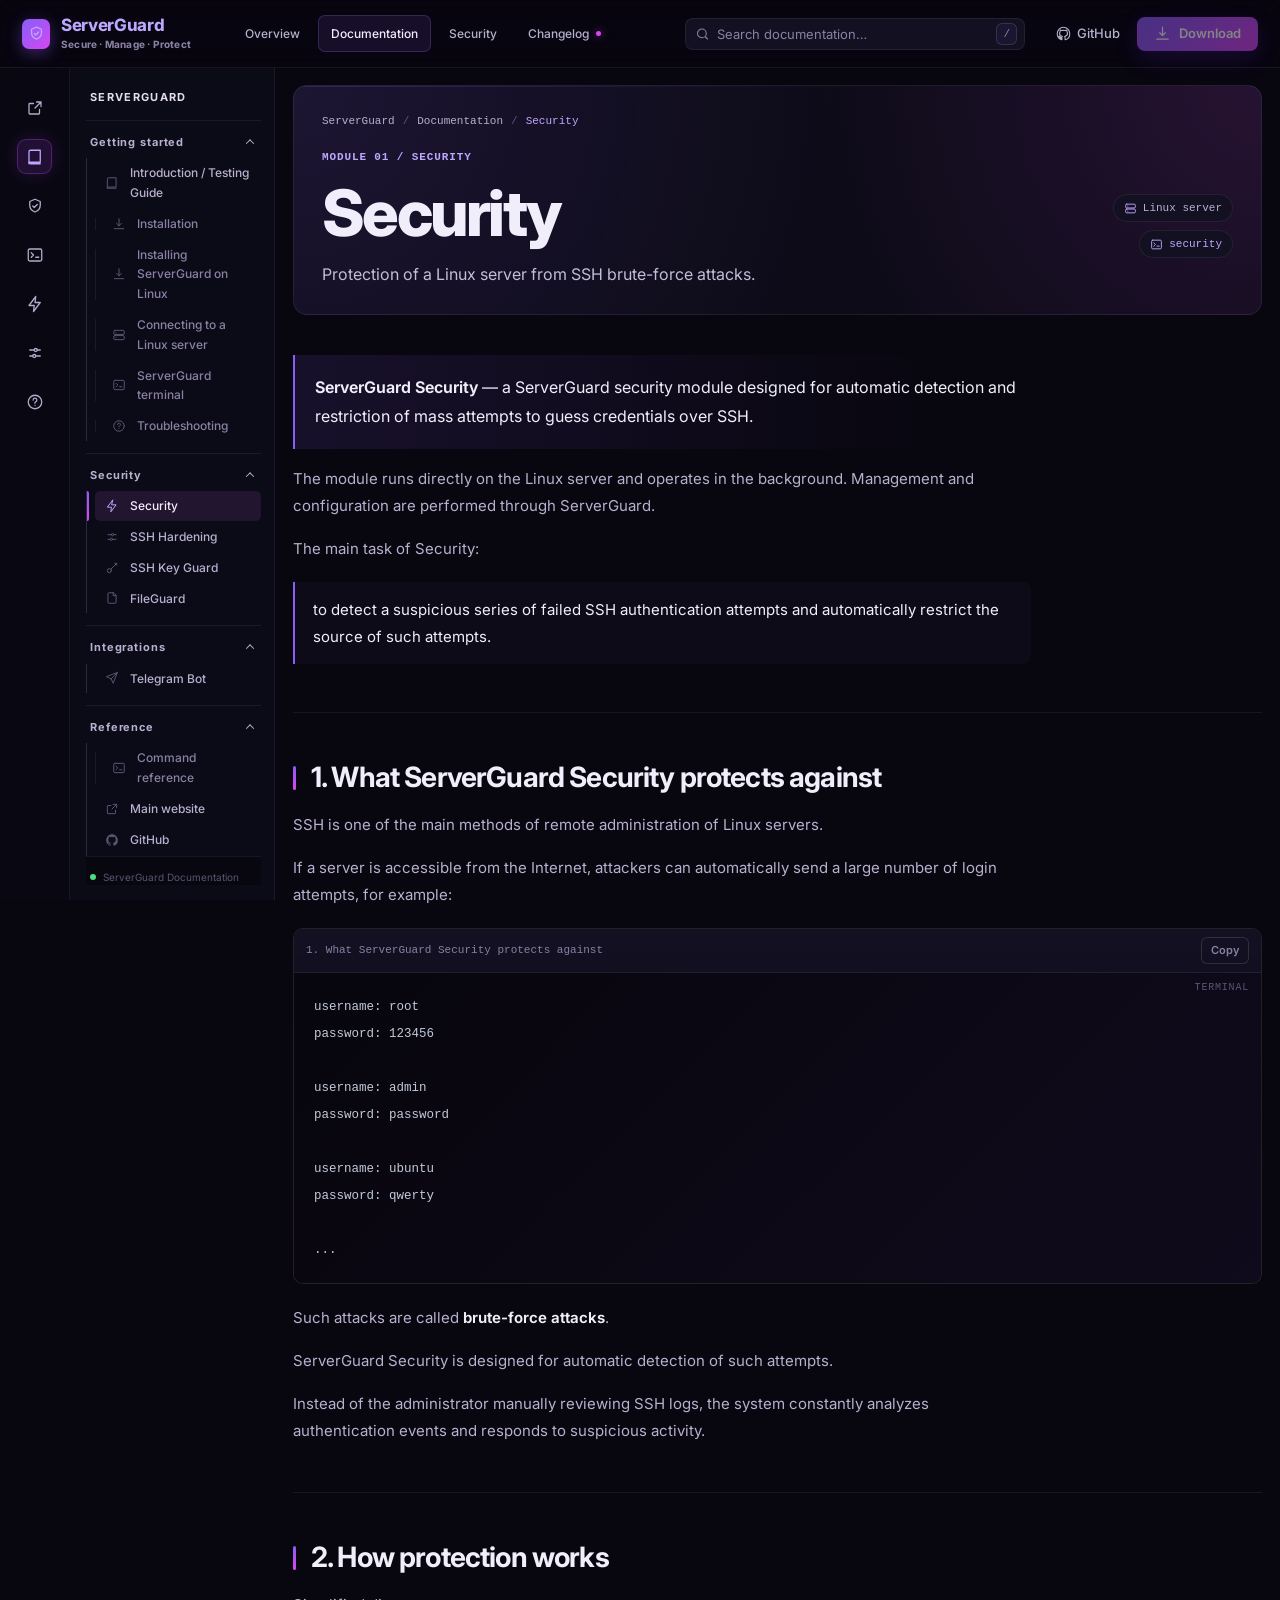
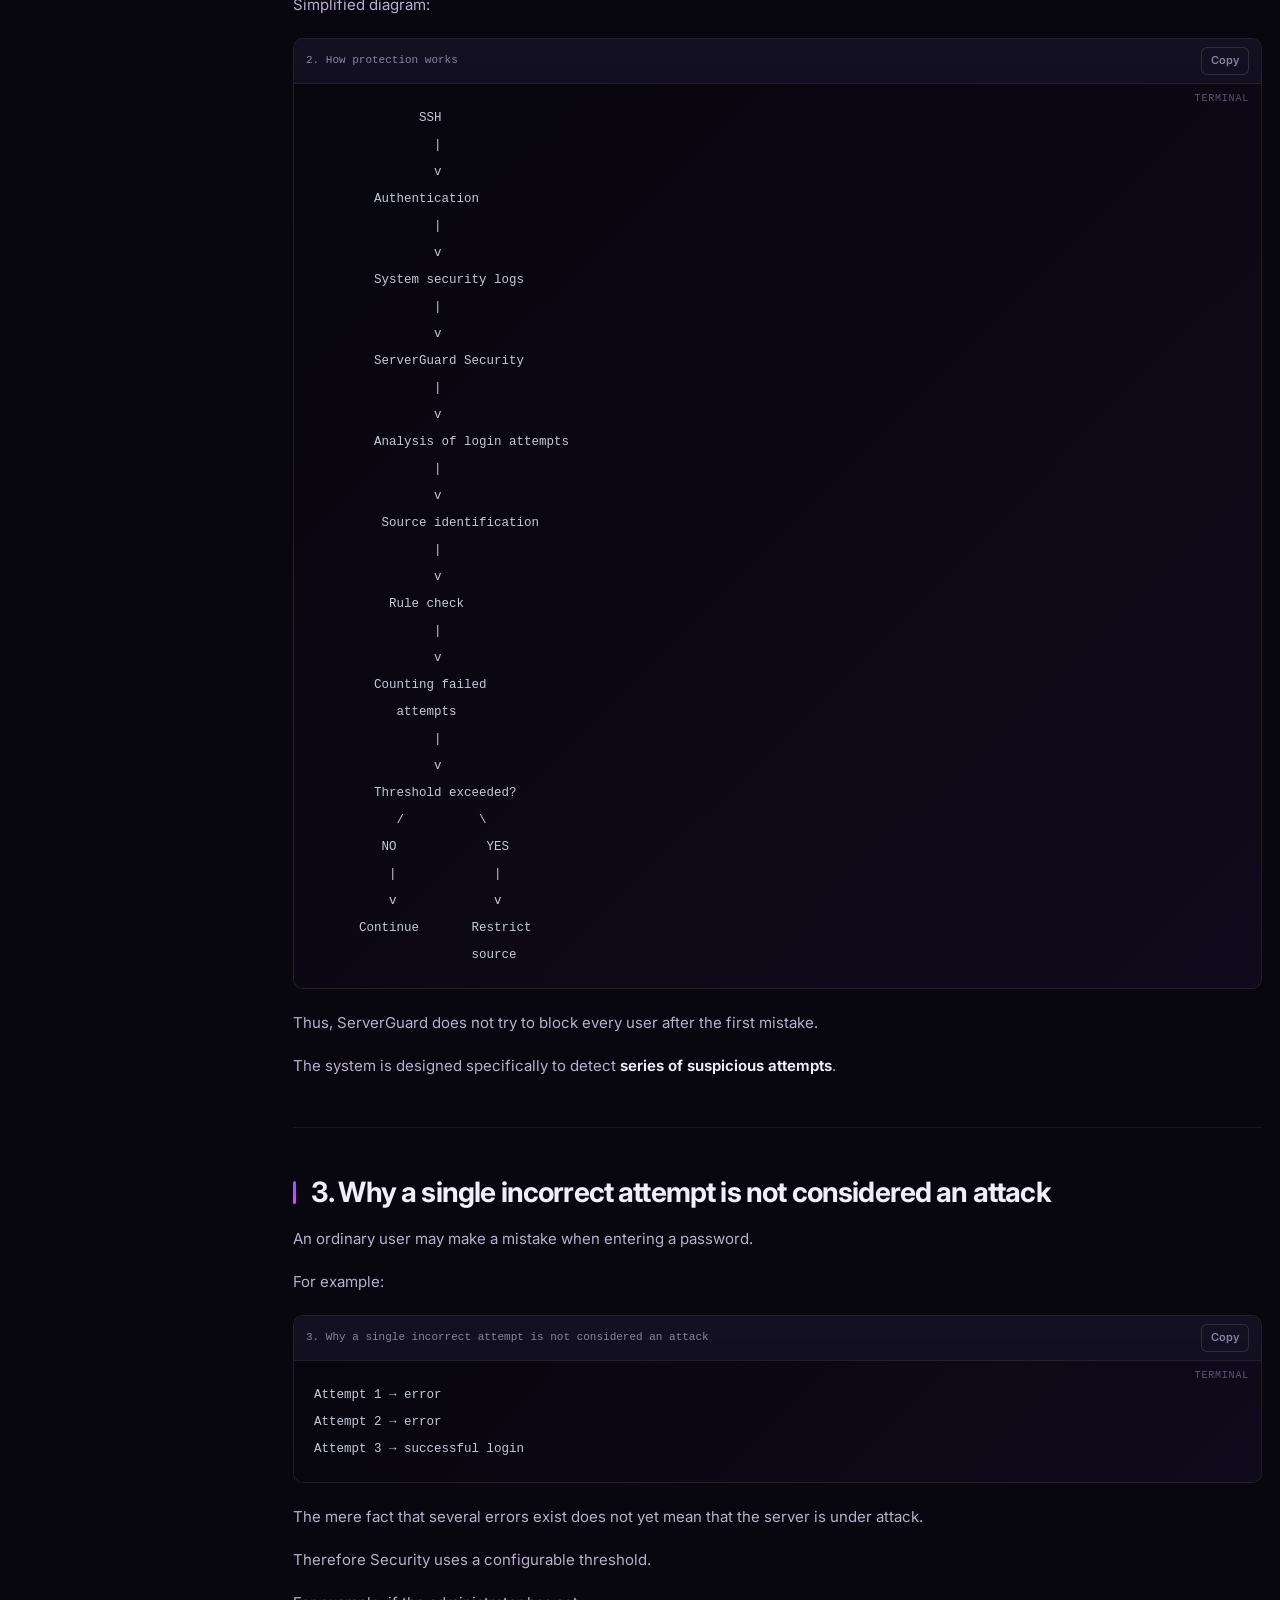
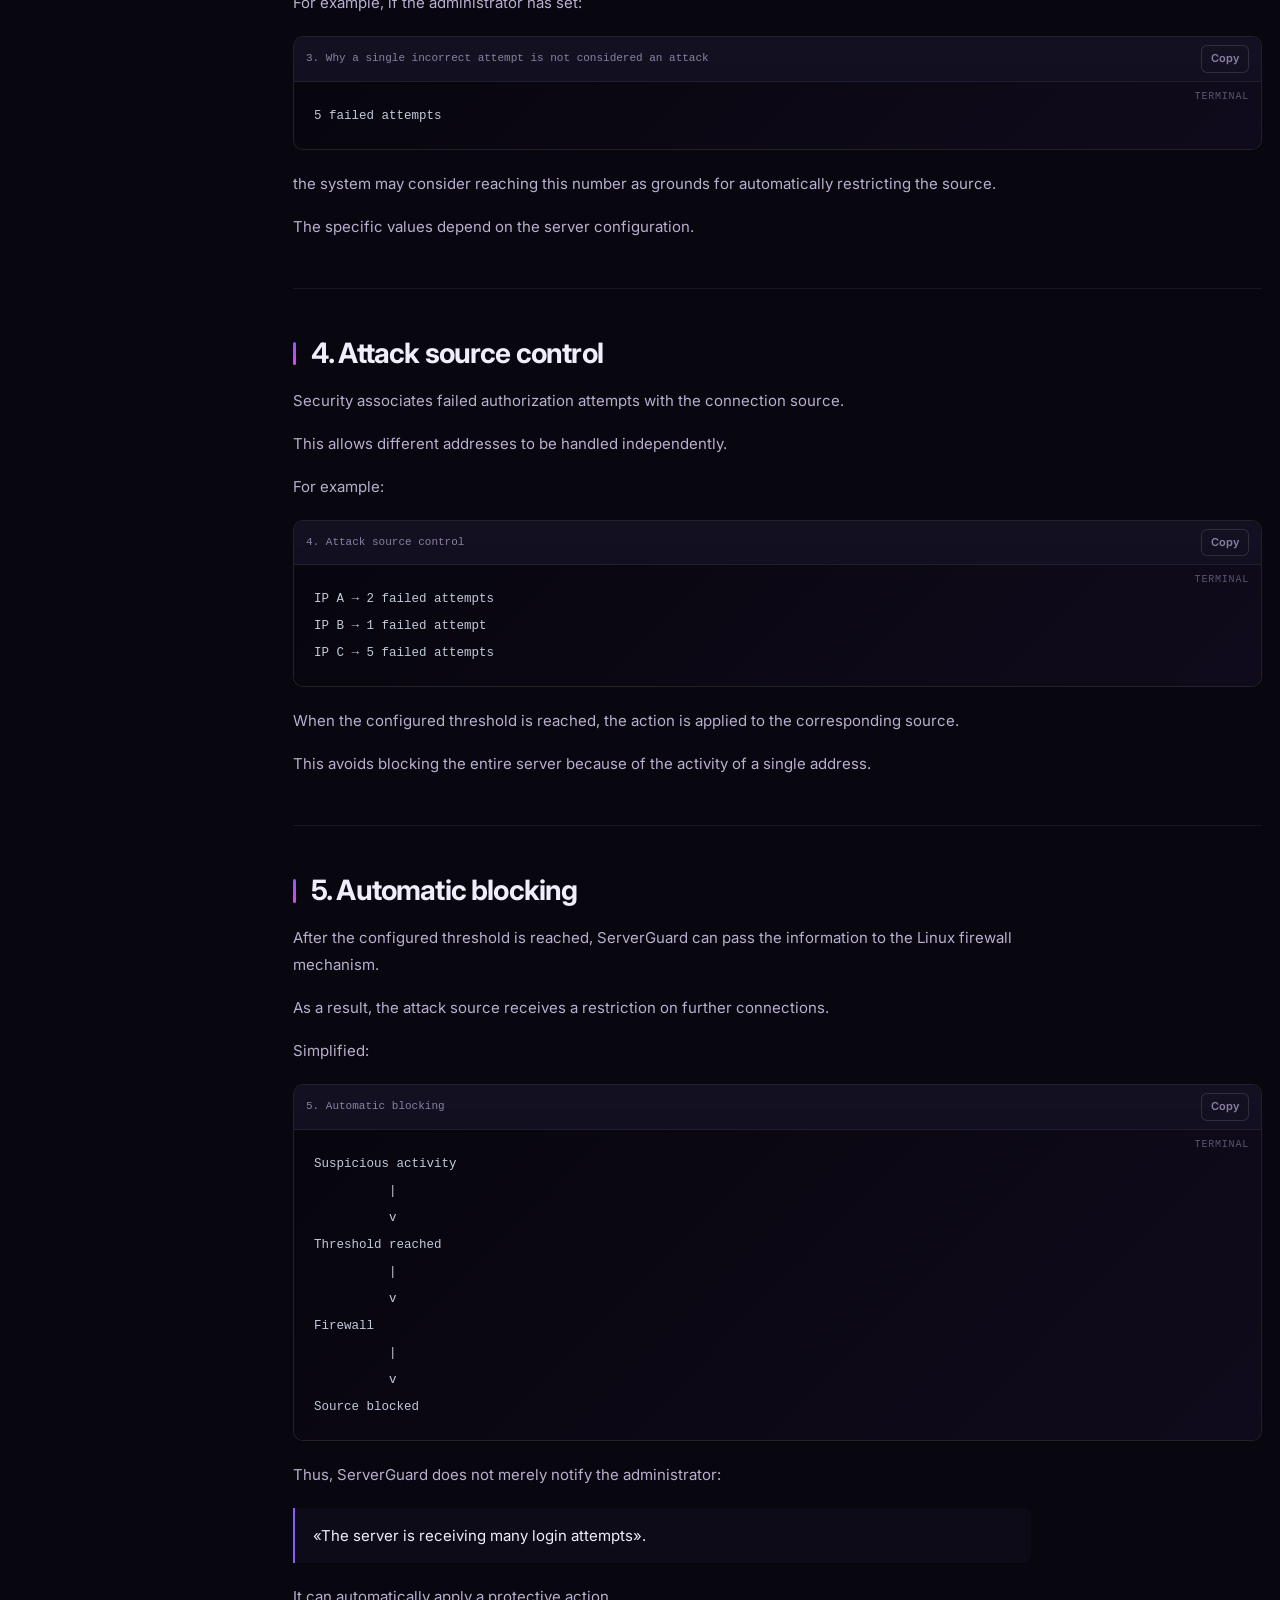
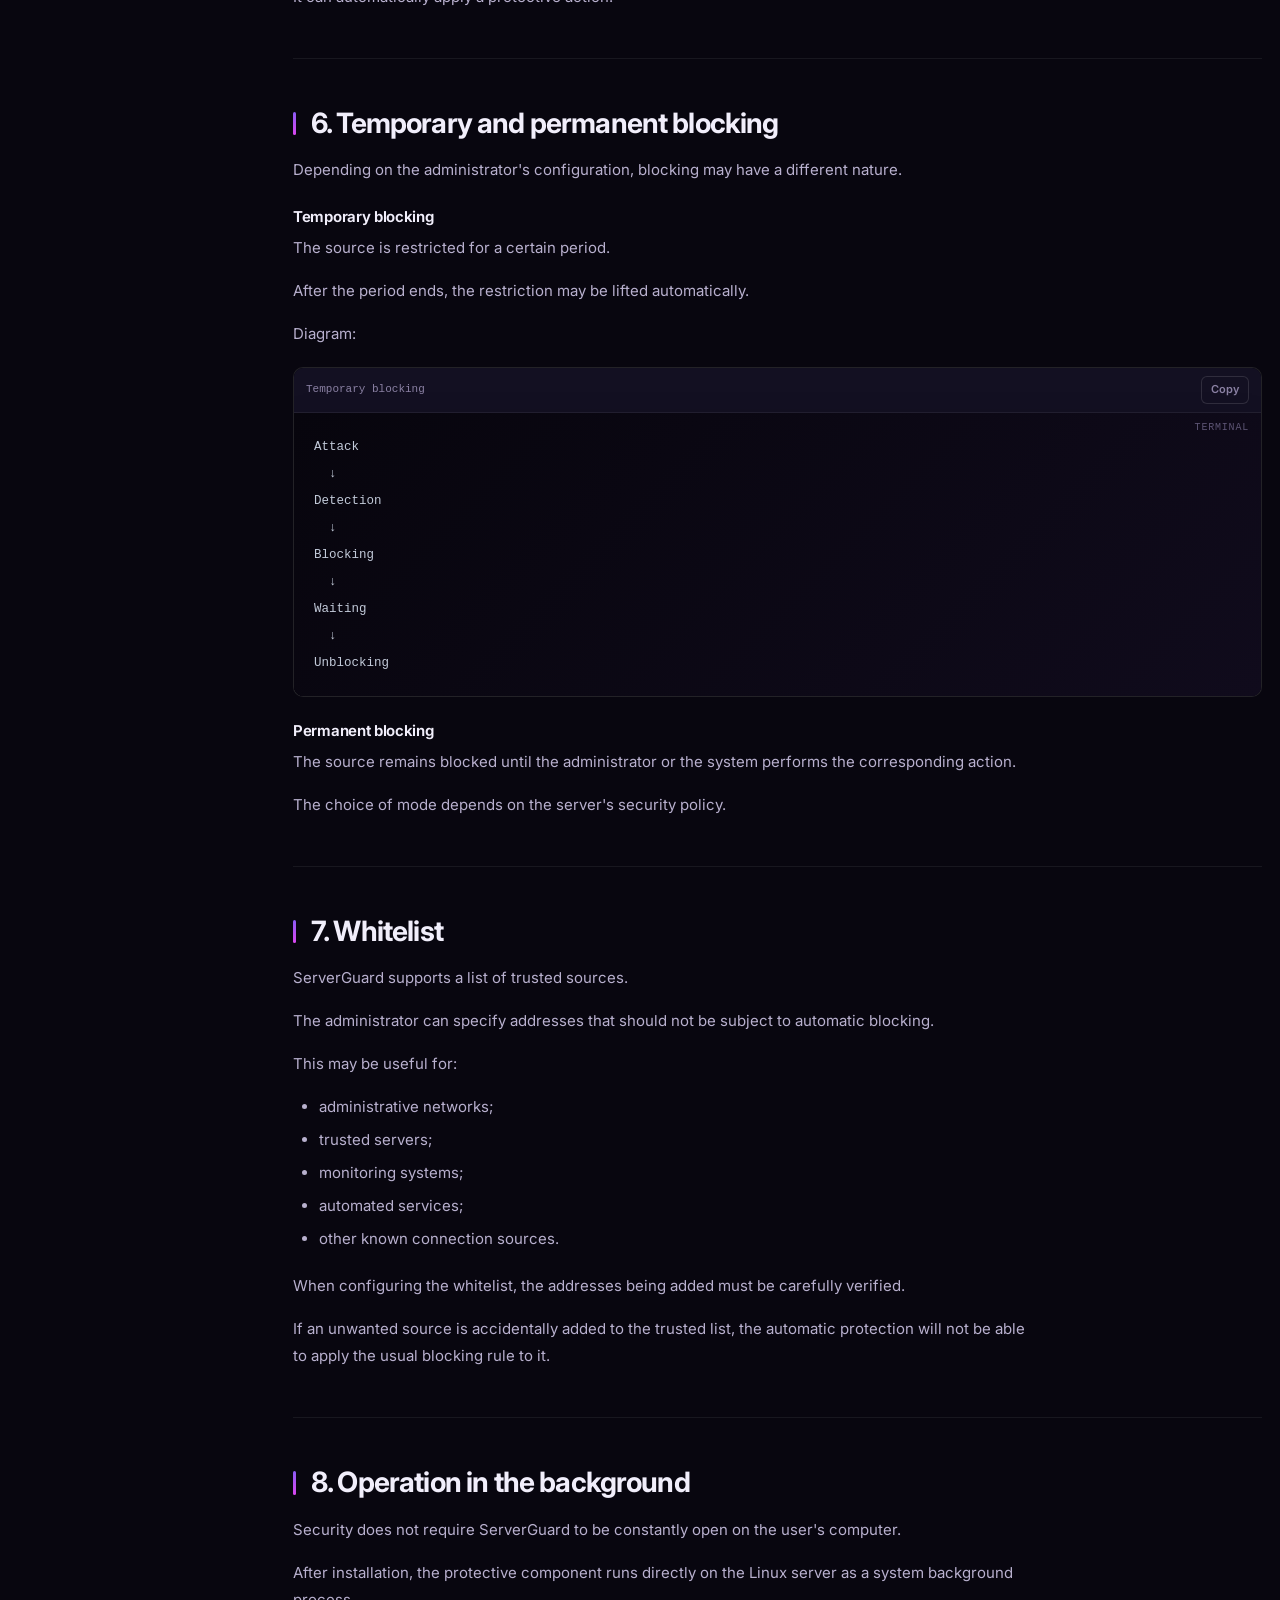
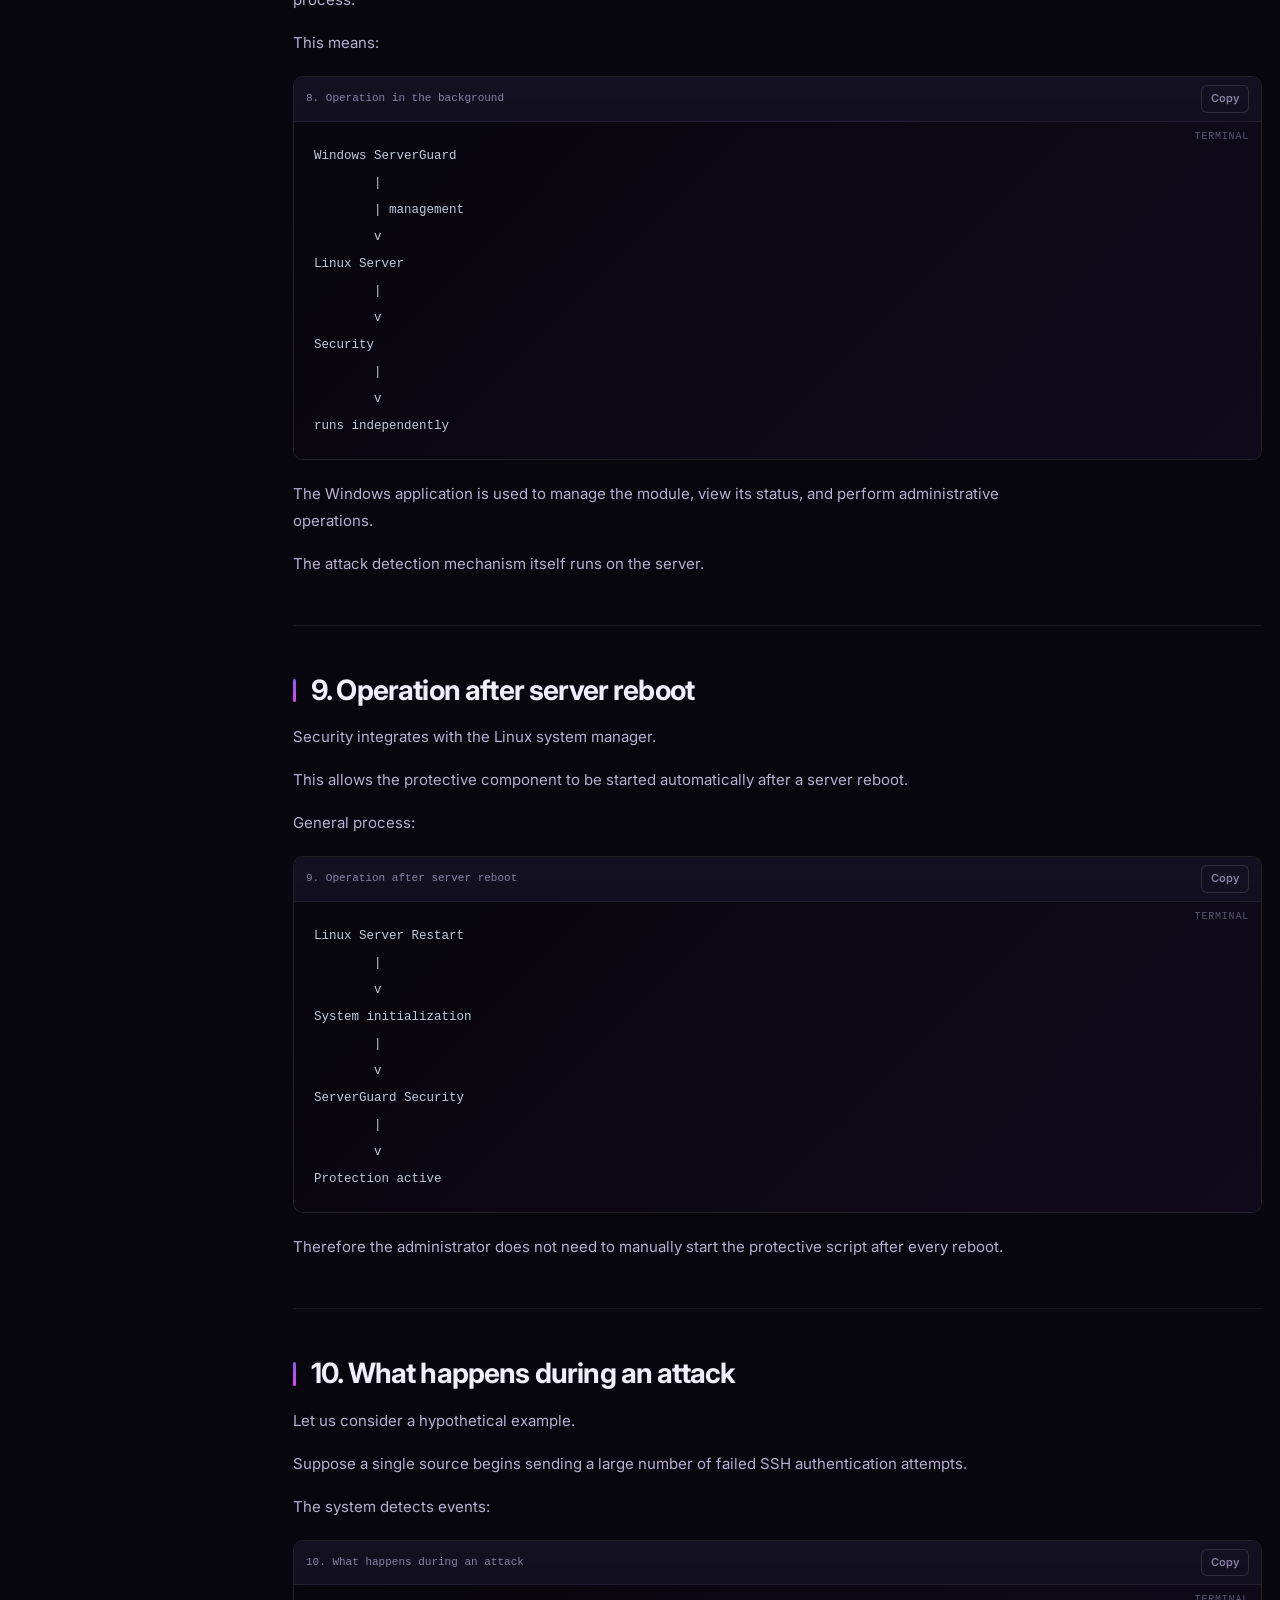
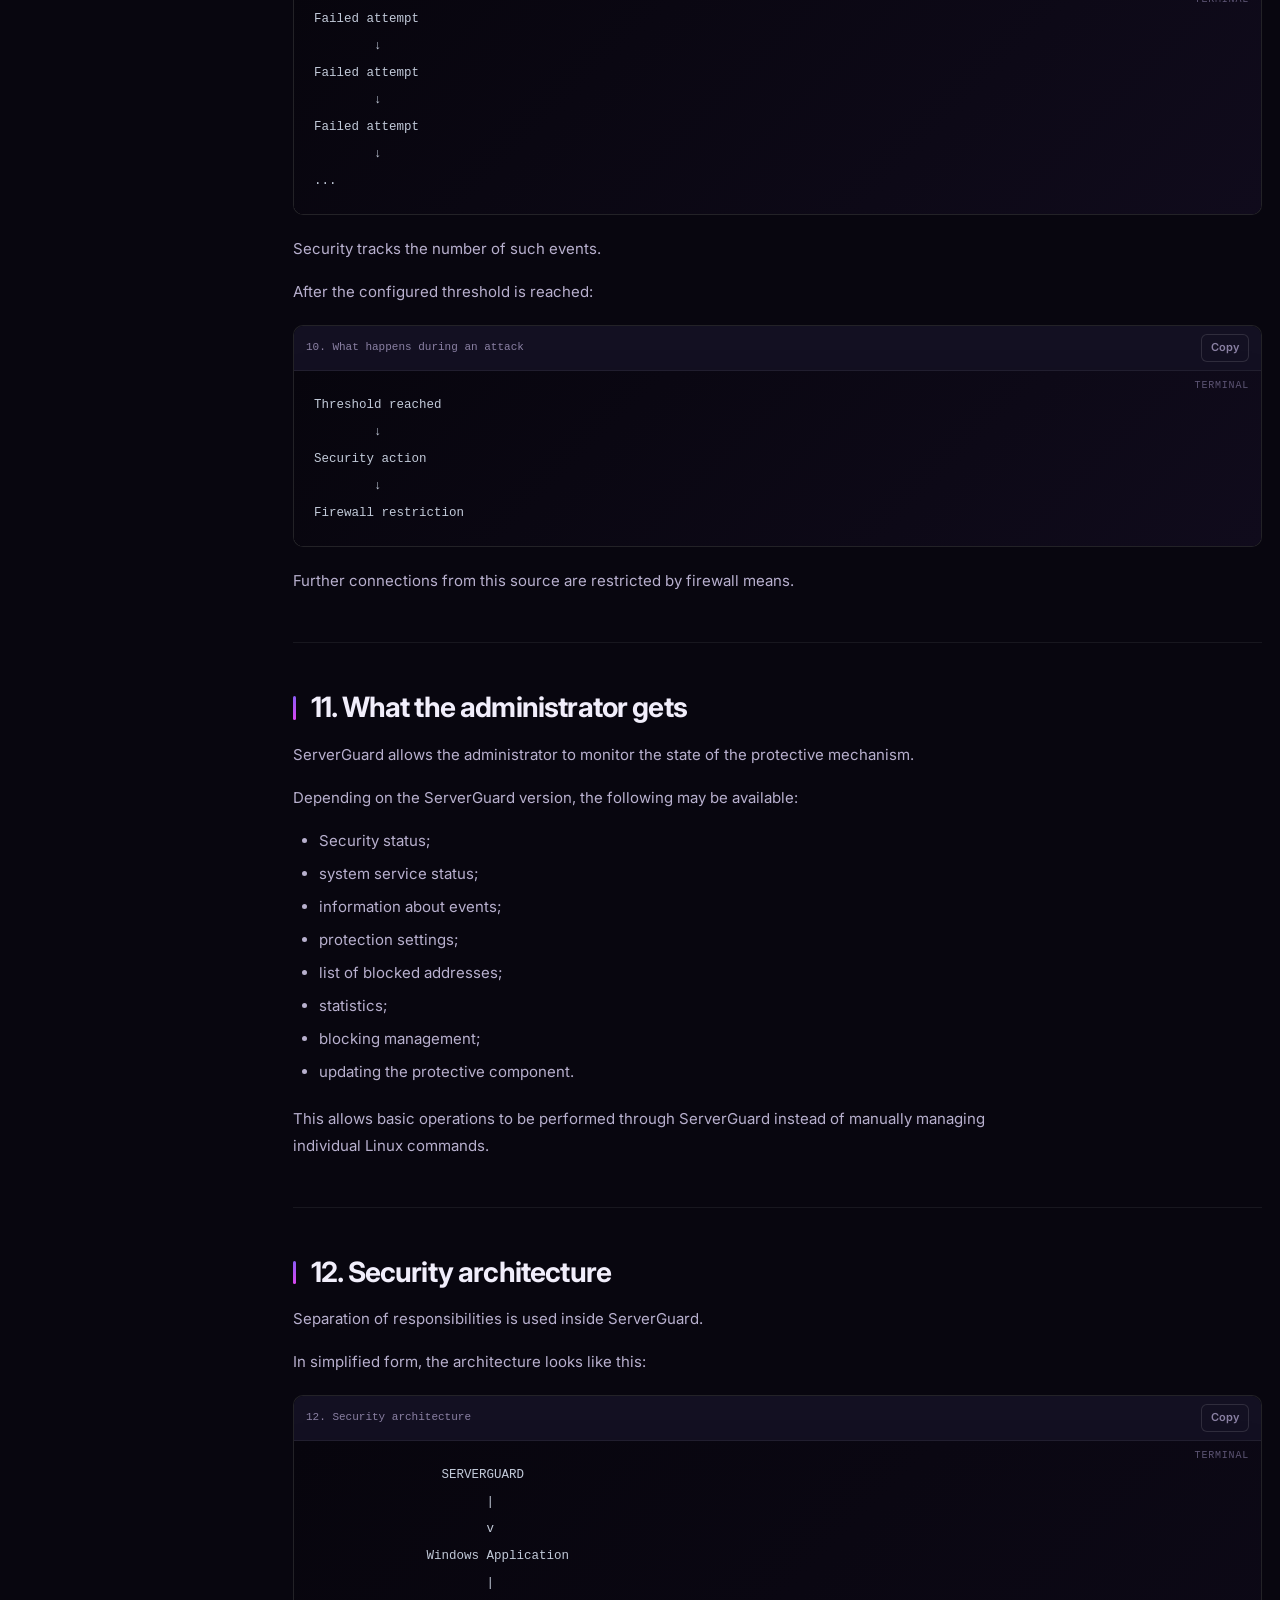
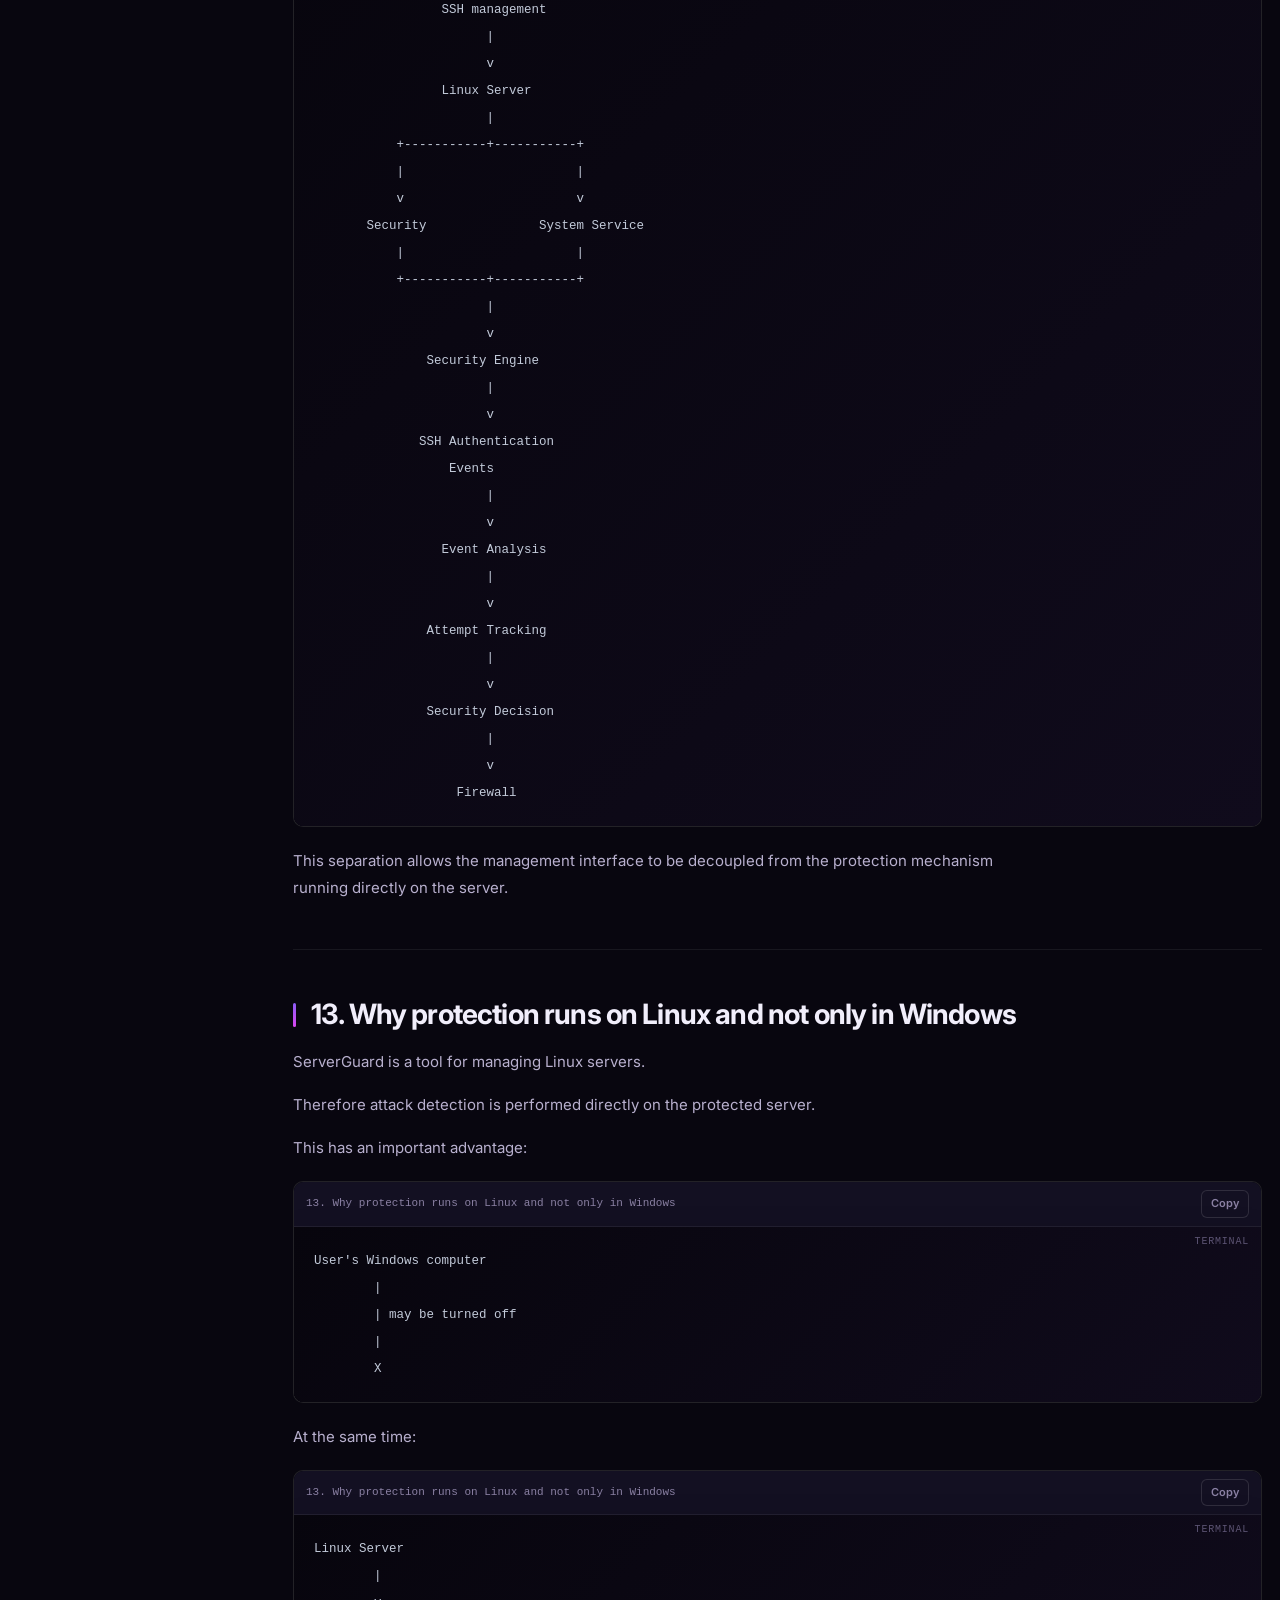
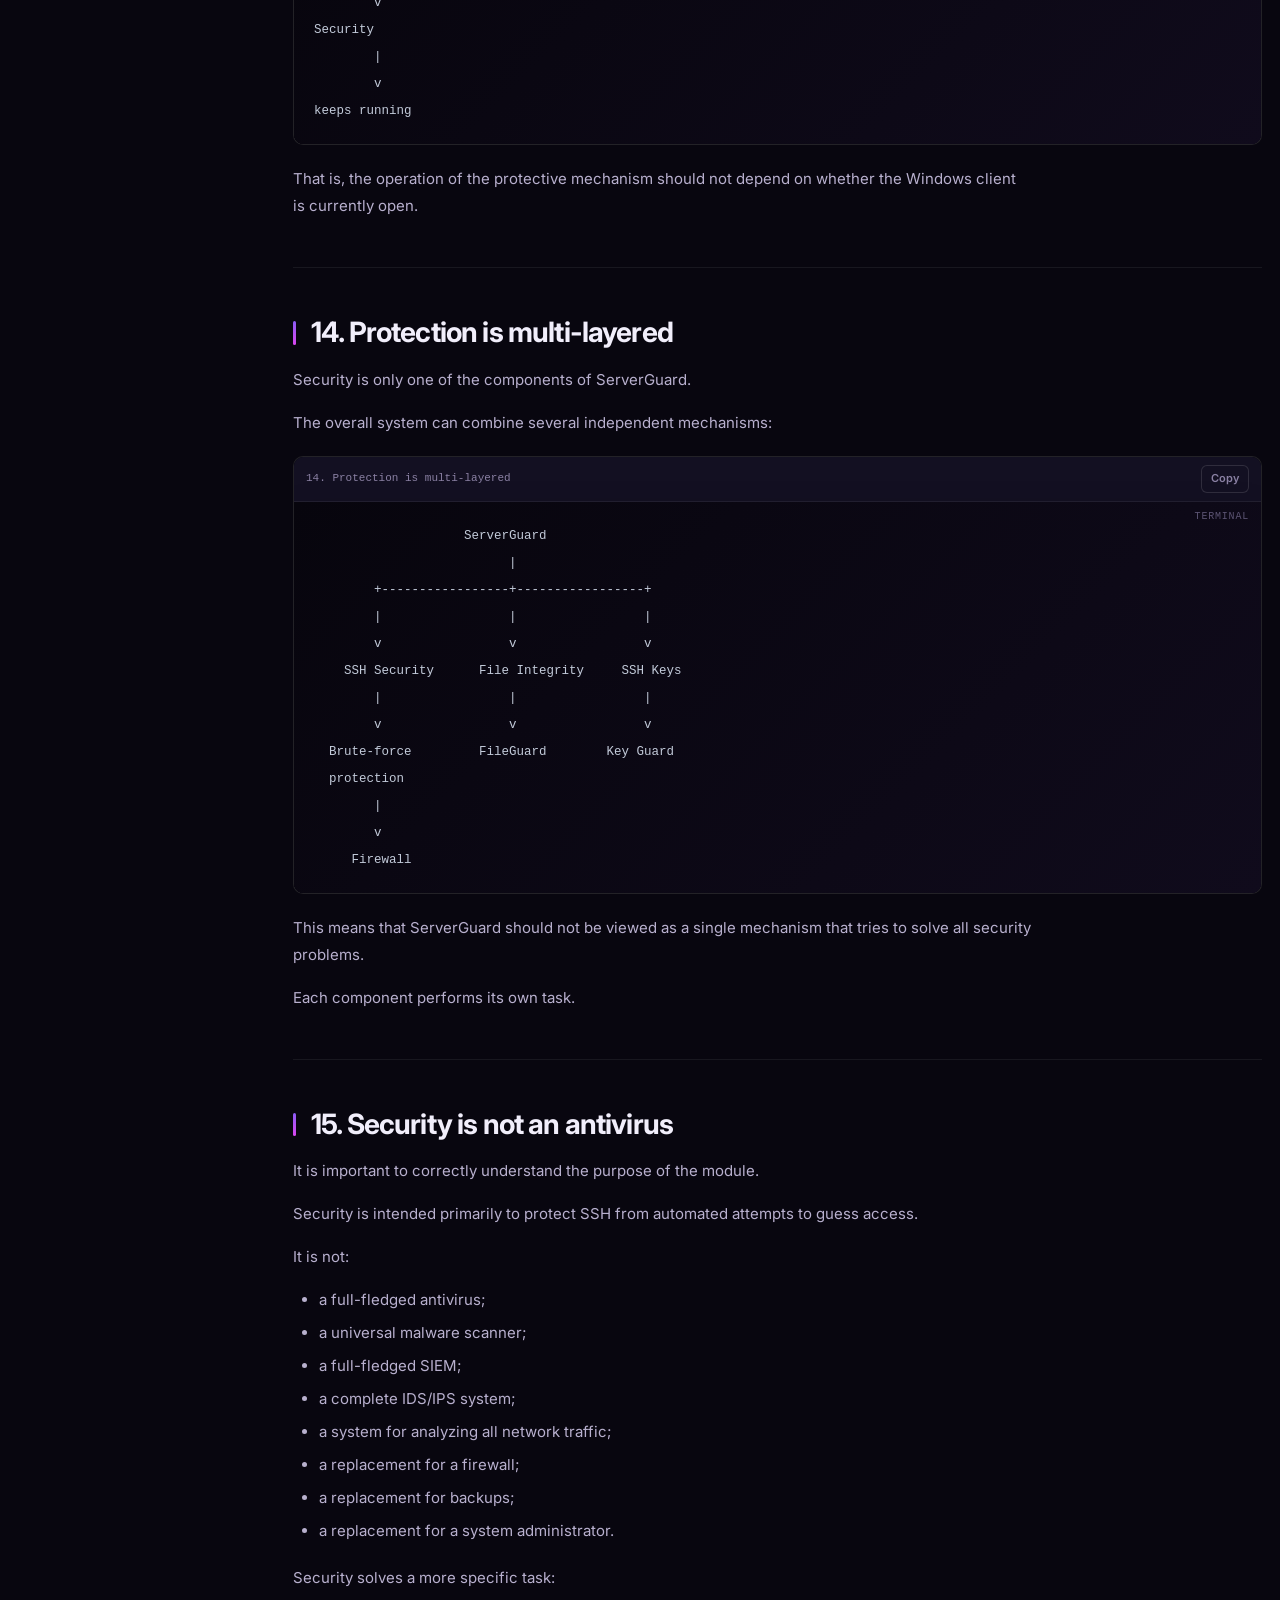
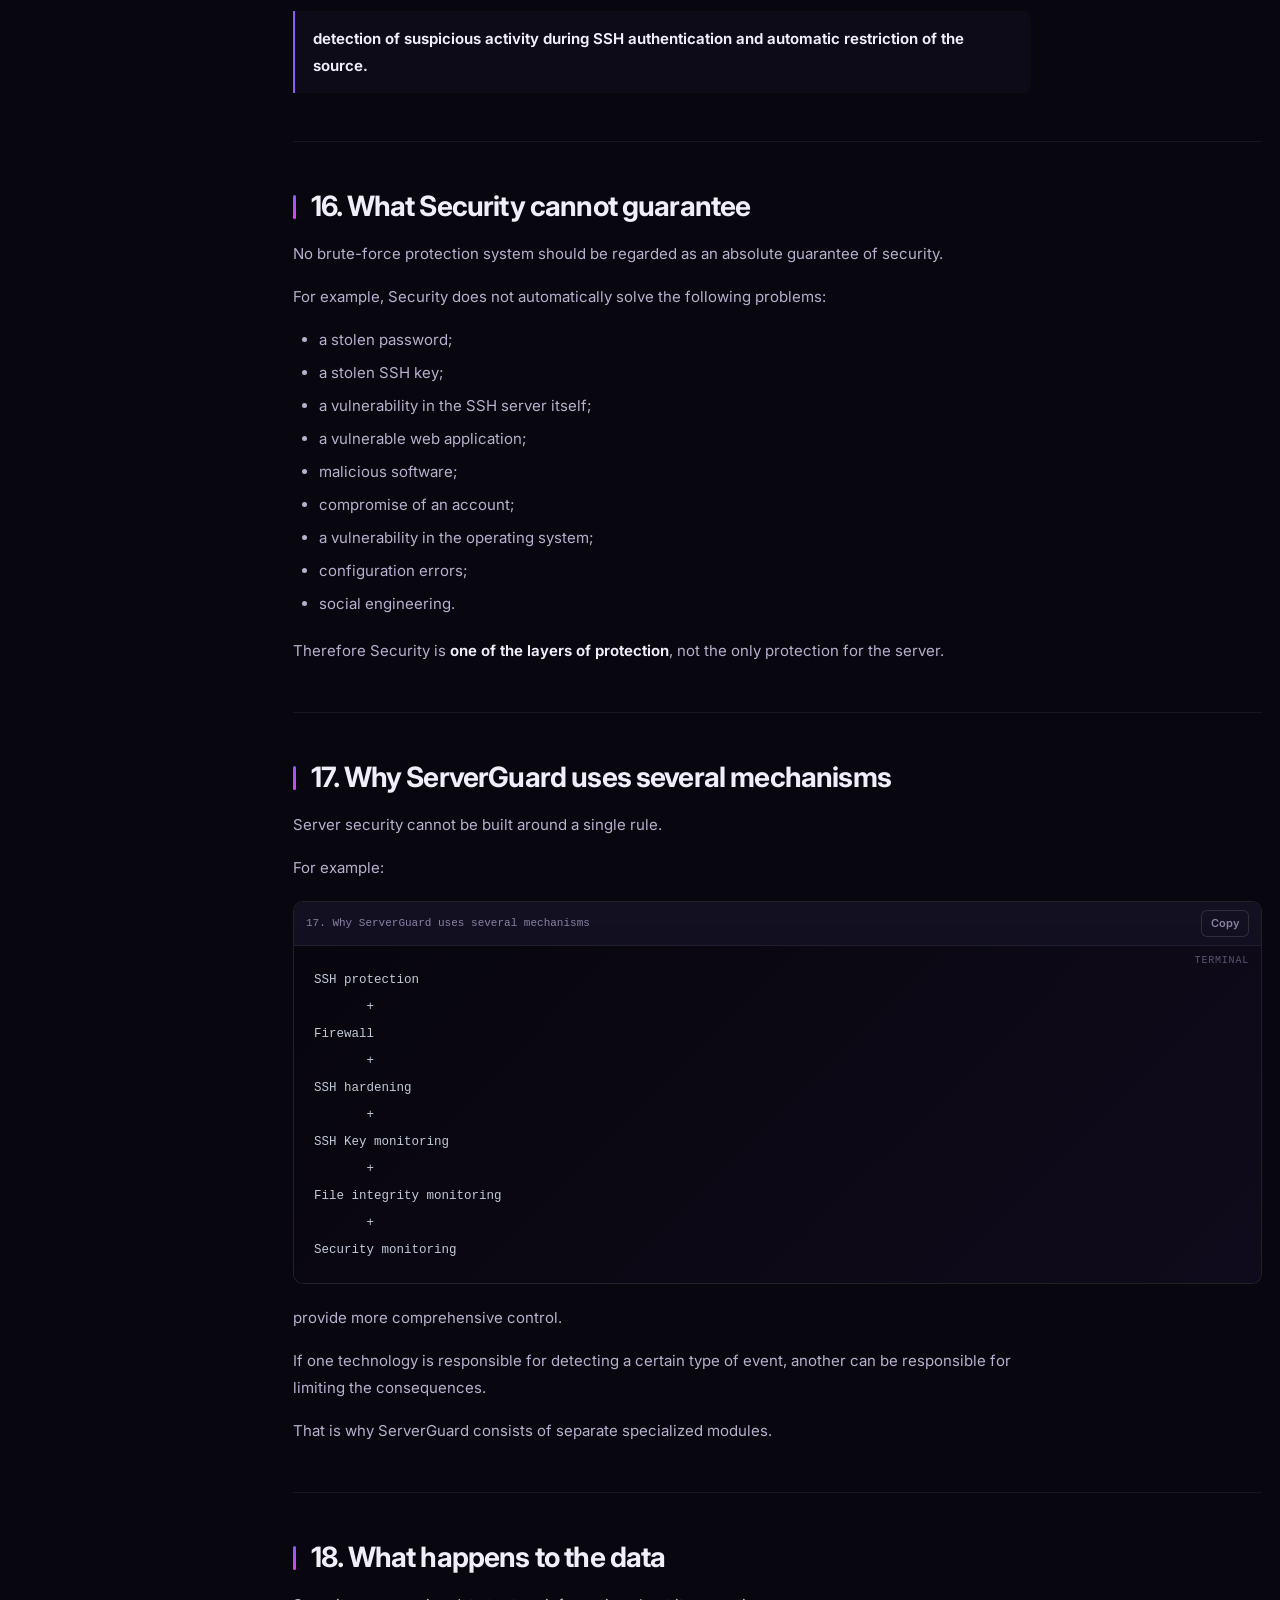
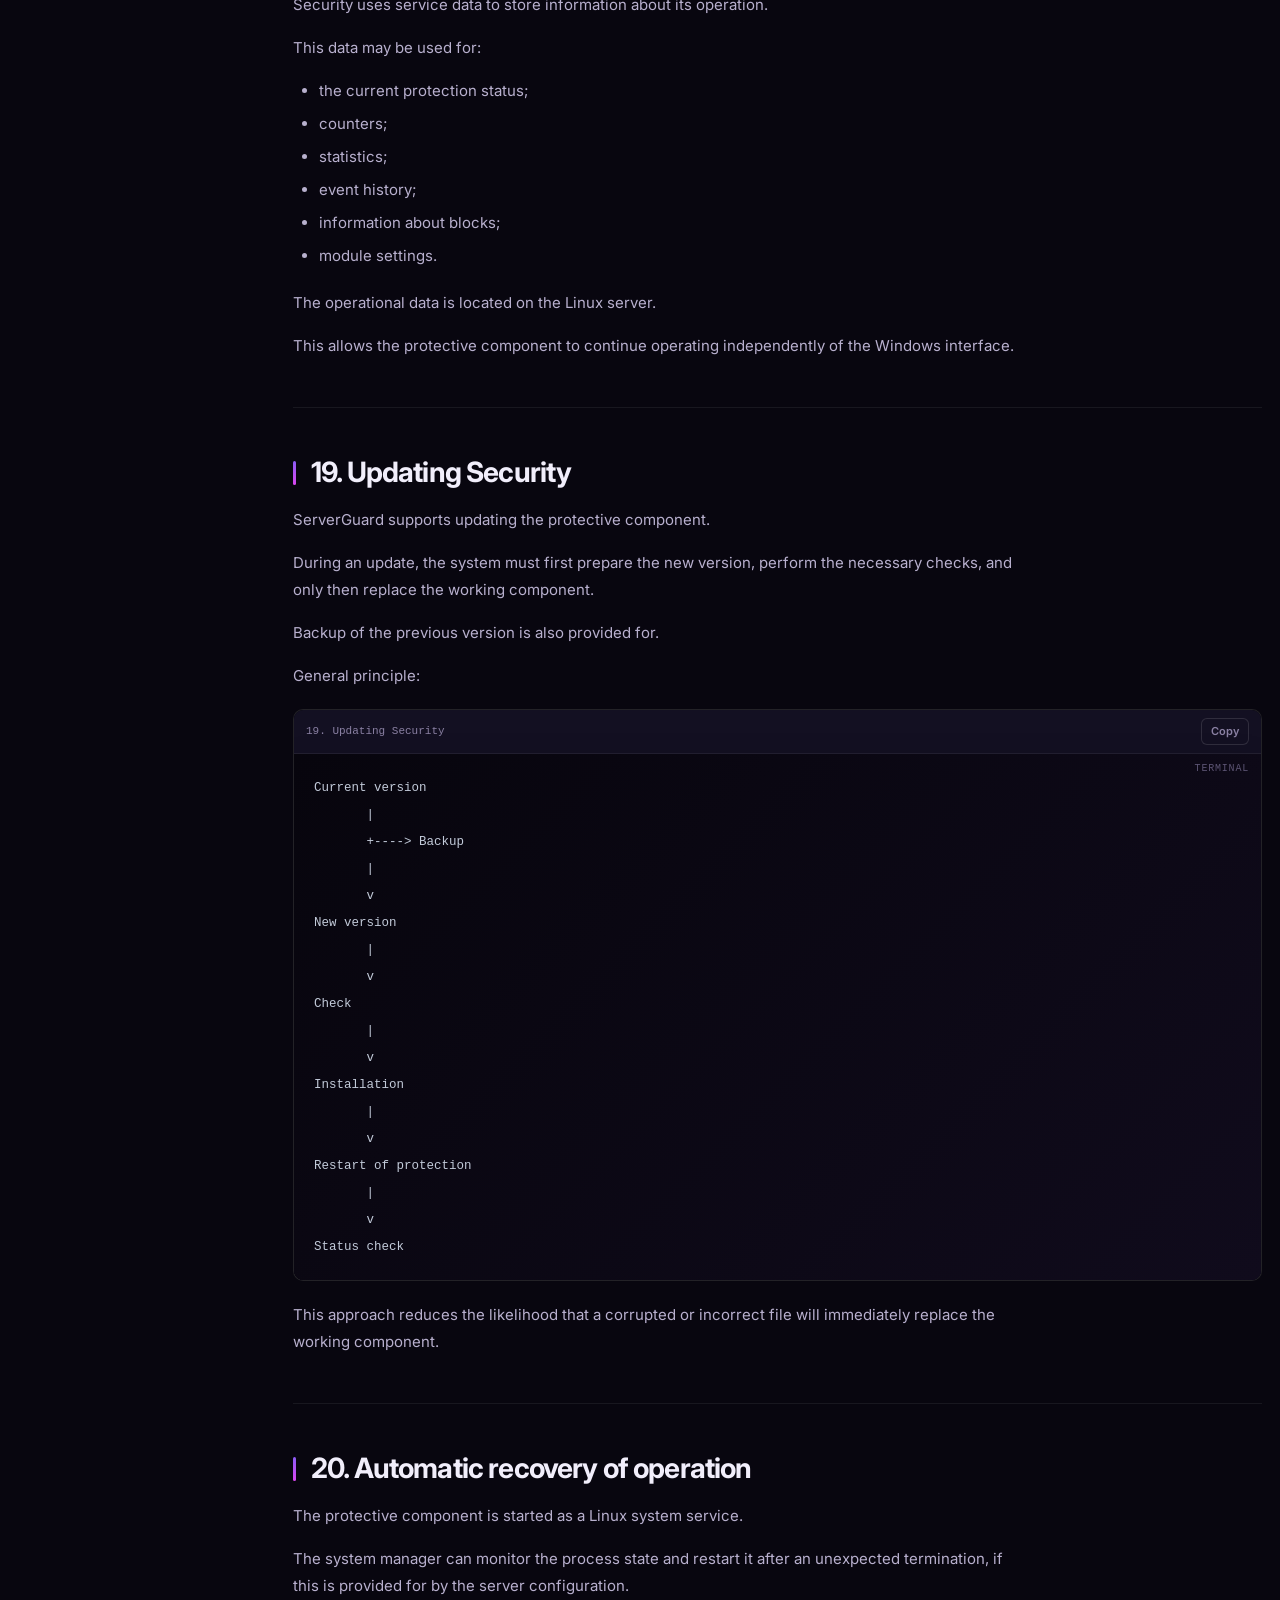
<file: documentation/security.html>
<!DOCTYPE html>
<html lang="en">
<head>
    <meta charset="UTF-8">
    <meta name="viewport" content="width=device-width, initial-scale=1.0">
    <meta name="description" content="ServerGuard Security — module documentation.">
    <meta name="theme-color" content="#080b12">
    <title>ServerGuard — Security</title>
    <link rel="preconnect" href="https://fonts.googleapis.com">
    <link rel="preconnect" href="https://fonts.gstatic.com" crossorigin>
    <link rel="stylesheet" href="https://fonts.googleapis.com/css2?family=Inter:wght@400;500;600;700;800&display=swap">
    <link rel="stylesheet" href="../css/tokens.css">
    <link rel="stylesheet" href="../css/components.css">
    <link rel="stylesheet" href="css/style.css">
    <link rel="stylesheet" href="css/module.css">
    <link rel="stylesheet" href="../css/downloads.css">
</head>
<body>

<a class="skip-link" href="#docsMain">
    Skip to content
</a>

<!-- =========================================================
     ICON SPRITE
========================================================= -->

<svg class="sr-only" aria-hidden="true" focusable="false">
    <symbol id="i-shield" viewBox="0 0 24 24"><path d="M12 3l7 3v5c0 4.4-3 7.5-7 9-4-1.5-7-4.6-7-9V6z"/></symbol>
    <symbol id="i-shield-check" viewBox="0 0 24 24"><path d="M12 3l7 3v5c0 4.4-3 7.5-7 9-4-1.5-7-4.6-7-9V6z"/><path d="M9 12l2 2 4-4"/></symbol>
    <symbol id="i-book" viewBox="0 0 24 24"><path d="M4 5a2 2 0 0 1 2-2h13v16H6a2 2 0 0 0-2 2z"/><path d="M4 19a2 2 0 0 0 2 2h13"/></symbol>
    <symbol id="i-search" viewBox="0 0 24 24"><circle cx="11" cy="11" r="7"/><path d="M20 20l-3.6-3.6"/></symbol>
    <symbol id="i-help" viewBox="0 0 24 24"><circle cx="12" cy="12" r="9"/><path d="M9.5 9.5a2.5 2.5 0 1 1 3.4 2.3c-.8.4-1.1.9-1.1 1.7M12 16.5h.01"/></symbol>
    <symbol id="i-external" viewBox="0 0 24 24"><path d="M14 4h6v6M20 4l-8 8M18 14v5a1 1 0 0 1-1 1H5a1 1 0 0 1-1-1V7a1 1 0 0 1 1-1h5"/></symbol>
    <symbol id="i-arrow-left" viewBox="0 0 24 24"><path d="M19 12H5M11 6l-6 6 6 6"/></symbol>
    <symbol id="i-menu" viewBox="0 0 24 24"><path d="M4 7h16M4 12h16M4 17h16"/></symbol>
    <symbol id="i-x" viewBox="0 0 24 24"><path d="M6 6l12 12M18 6L6 18"/></symbol>
    <symbol id="i-folder" viewBox="0 0 24 24"><path d="M3 7a2 2 0 0 1 2-2h4l2 2h8a2 2 0 0 1 2 2v8a2 2 0 0 1-2 2H5a2 2 0 0 1-2-2z"/></symbol>
    <symbol id="i-zap" viewBox="0 0 24 24"><path d="M13 2L4 14h7l-1 8 9-12h-7z"/></symbol>
    <symbol id="i-send" viewBox="0 0 24 24"><path d="M21 3L10.5 13.5"/><path d="M21 3l-7 18-3.5-7.5L3 10z"/></symbol>
    <symbol id="i-sliders" viewBox="0 0 24 24"><path d="M5 8h6M15 8h4M5 16h4M13 16h6"/><circle cx="13" cy="8" r="2"/><circle cx="11" cy="16" r="2"/></symbol>
    <symbol id="i-key" viewBox="0 0 24 24"><circle cx="7.5" cy="16.5" r="3.5"/><path d="M10 14L20 4M17 4h3v3"/></symbol>
    <symbol id="i-file" viewBox="0 0 24 24"><path d="M14 3H7a2 2 0 0 0-2 2v14a2 2 0 0 0 2 2h10a2 2 0 0 0 2-2V8z"/><path d="M14 3v5h5"/></symbol>
    <symbol id="i-download" viewBox="0 0 24 24"><path d="M12 3v12m0 0l-4-4m4 4l4-4M4 20h16"/></symbol>
    <symbol id="i-github" viewBox="0 0 24 24"><path d="M12 2C6.48 2 2 6.58 2 12.25c0 4.53 2.87 8.37 6.84 9.73.5.09.68-.22.68-.49v-1.7c-2.78.62-3.37-1.37-3.37-1.37-.45-1.18-1.11-1.5-1.11-1.5-.91-.64.07-.63.07-.63 1 .07 1.53 1.06 1.53 1.06.9 1.57 2.36 1.12 2.94.86.09-.67.35-1.12.63-1.38-2.22-.26-4.56-1.14-4.56-5.06 0-1.12.39-2.03 1.03-2.75-.1-.26-.45-1.3.1-2.71 0 0 .84-.28 2.75 1.05a9.36 9.36 0 0 1 5 0c1.91-1.33 2.75-1.05 2.75-1.05.55 1.41.2 2.45.1 2.71.64.72 1.03 1.63 1.03 2.75 0 3.93-2.35 4.8-4.58 5.05.36.32.68.94.68 1.9v2.82c0 .27.18.59.69.49A10.02 10.02 0 0 0 22 12.25C22 6.58 17.52 2 12 2z"/></symbol>
    <symbol id="i-check" viewBox="0 0 24 24"><path d="M5 12.5l4.5 4.5L19 7"/></symbol>
    <symbol id="i-server" viewBox="0 0 24 24"><rect x="3" y="4" width="18" height="7" rx="2"/><rect x="3" y="13" width="18" height="7" rx="2"/><path d="M7 7.5h.01M7 16.5h.01"/></symbol>
    <symbol id="i-monitor" viewBox="0 0 24 24"><rect x="3" y="4" width="18" height="12" rx="2"/><path d="M8 20h8M12 16v4"/></symbol>
    <symbol id="i-terminal" viewBox="0 0 24 24"><rect x="3" y="4" width="18" height="16" rx="2"/><path d="M7 9l3 3-3 3M13 15h4"/></symbol>
</svg>

<header class="topbar">
    <div class="topbar-inner">
        <a href="../index.html" class="brand" aria-label="ServerGuard home">
            <span class="brand-icon">
                <svg class="icon" aria-hidden="true"><use href="#i-shield-check"></use></svg>
            </span>
            <span class="brand-word">Server<span>Guard</span></span>
        </a>
        <nav class="topbar-nav" aria-label="Primary">
            <a href="../index.html">Home</a>
            <a href="index.html" class="is-active" aria-current="page">Documentation</a>
            <a href="https://github.com/Lukas6623/ServerGuardCode" target="_blank" rel="noopener noreferrer">GitHub</a>
        </nav>
        <div class="doc-search" role="search">
            <svg class="icon doc-search-icon" aria-hidden="true"><use href="#i-search"></use></svg>
            <input
                id="docSearch"
                class="doc-search-input"
                type="search"
                placeholder="Search documentation"
                aria-label="Search documentation"
                autocomplete="off"
                spellcheck="false"
            >
            <kbd class="doc-search-kbd" aria-hidden="true">/</kbd>
            <div class="doc-search-results" id="docSearchResults" hidden></div>
        </div>
        <div class="topbar-actions">
            <a href="https://t.me/ServerGuardSupport" class="help-button" target="_blank" rel="noopener noreferrer">
                <svg class="icon" aria-hidden="true"><use href="#i-help"></use></svg>
                Help
            </a>
            <a href="../index.html#download" class="btn btn-primary topbar-download" data-download-dialog aria-haspopup="dialog" aria-controls="downloadDialog">
                <svg class="icon" aria-hidden="true"><use href="#i-download"></use></svg>
                Download
            </a>
            <button
                class="mobile-menu-button"
                id="mobileMenuButton"
                aria-label="Open documentation menu"
                aria-controls="sidebar"
                aria-expanded="false"
            >
                <svg class="icon icon-menu" aria-hidden="true"><use href="#i-menu"></use></svg>
                <svg class="icon icon-close" aria-hidden="true"><use href="#i-x"></use></svg>
            </button>
        </div>
    </div>
</header>

<div class="module-layout">


        <aside class="sidebar" id="sidebar">

        <div class="sidebar-header">
            <div class="sidebar-label">SERVERGUARD</div>
            <div class="sidebar-title">Documentation</div>
        </div>

        <nav class="sidebar-nav" aria-label="Documentation">
            <div class="sidebar-group">
                <span class="sidebar-group-title">Getting started</span>
                <div class="sidebar-links">
                    <a href="index.html"><span><svg class="icon" aria-hidden="true"><use href="#i-book"></use></svg></span>Testing Guide</a>
                </div>
            </div>
            <div class="sidebar-group">
                <span class="sidebar-group-title">Security</span>
                <div class="sidebar-links">
                    <a class="active" aria-current="page" href="security.html"><span><svg class="icon" aria-hidden="true"><use href="#i-zap"></use></svg></span>Security</a>
                    <a href="hardening.html"><span><svg class="icon" aria-hidden="true"><use href="#i-sliders"></use></svg></span>SSH Hardening</a>
                    <a href="sshkeys.html"><span><svg class="icon" aria-hidden="true"><use href="#i-key"></use></svg></span>SSH Key Guard</a>
                    <a href="fileguard.html"><span><svg class="icon" aria-hidden="true"><use href="#i-file"></use></svg></span>FileGuard</a>
                </div>
            </div>
            <div class="sidebar-group">
                <span class="sidebar-group-title">Integrations</span>
                <div class="sidebar-links">
                    <a href="telegram.html"><span><svg class="icon" aria-hidden="true"><use href="#i-send"></use></svg></span>Telegram Bot</a>
                </div>
            </div>
            <div class="sidebar-group">
                <span class="sidebar-group-title">Reference</span>
                <div class="sidebar-links">
                    <a href="../index.html"><span><svg class="icon" aria-hidden="true"><use href="#i-external"></use></svg></span>Main website</a>
                    <a href="https://github.com/Lukas6623/ServerGuardCode" target="_blank" rel="noopener noreferrer"><span><svg class="icon icon-fill" aria-hidden="true"><use href="#i-github"></use></svg></span>GitHub</a>
                    <a href="https://t.me/ServerGuardSupport" target="_blank" rel="noopener noreferrer"><span><svg class="icon" aria-hidden="true"><use href="#i-help"></use></svg></span>Support</a>
                </div>
            </div>
        </nav>

        <div class="sidebar-footer">
            <div class="status-dot"></div>
            ServerGuard Documentation
        </div>

    </aside>

    <main class="module-content" id="docsMain">

        <div class="module-head">
            <nav class="breadcrumb" aria-label="Breadcrumb">
                <a href="../index.html">ServerGuard</a>
                <span class="sep" aria-hidden="true">/</span>
                <a href="index.html">Documentation</a>
                <span class="sep" aria-hidden="true">/</span>
                <span aria-current="page">Security</span>
            </nav>
            <div class="eyebrow">MODULE 01 / SECURITY</div>
            <h1>Security</h1>
            <p>Protection of a Linux server from SSH brute-force attacks.</p>

            <ul class="module-meta">
                <li class="chip"><svg class="icon" aria-hidden="true"><use href="#i-server"></use></svg>Linux server</li>
                <li class="chip"><svg class="icon" aria-hidden="true"><use href="#i-terminal"></use></svg><code>security</code></li>
            </ul>
        </div>

        
        <article class="doc-article">
<p><strong>ServerGuard Security</strong> — a ServerGuard security module designed for automatic detection and restriction of mass attempts to guess credentials over SSH.</p>
<p>The module runs directly on the Linux server and operates in the background. Management and configuration are performed through ServerGuard.</p>
<p>The main task of Security:</p>
<blockquote>
<p>to detect a suspicious series of failed SSH authentication attempts and automatically restrict the source of such attempts.</p>
</blockquote>
<hr />
<h2 id="1-что-защищает-serverguard-security">1. What ServerGuard Security protects against</h2>
<p>SSH is one of the main methods of remote administration of Linux servers.</p>
<p>If a server is accessible from the Internet, attackers can automatically send a large number of login attempts, for example:</p>
<pre class="text"><code>username: root
password: 123456

username: admin
password: password

username: ubuntu
password: qwerty

...</code></pre>
<p>Such attacks are called <strong>brute-force attacks</strong>.</p>
<p>ServerGuard Security is designed for automatic detection of such attempts.</p>
<p>Instead of the administrator manually reviewing SSH logs, the system constantly analyzes authentication events and responds to suspicious activity.</p>
<hr />
<h2 id="2-как-работает-защита">2. How protection works</h2>
<p>Simplified diagram:</p>
<pre class="text"><code>              SSH
                |
                v
        Authentication
                |
                v
        System security logs
                |
                v
        ServerGuard Security
                |
                v
        Analysis of login attempts
                |
                v
         Source identification
                |
                v
          Rule check
                |
                v
        Counting failed
           attempts
                |
                v
        Threshold exceeded?
           /          \
         NO            YES
          |             |
          v             v
      Continue       Restrict
                     source</code></pre>
<p>Thus, ServerGuard does not try to block every user after the first mistake.</p>
<p>The system is designed specifically to detect <strong>series of suspicious attempts</strong>.</p>
<hr />
<h2 id="3-почему-одна-неправильная-попытка-не-считается-атакой">3. Why a single incorrect attempt is not considered an attack</h2>
<p>An ordinary user may make a mistake when entering a password.</p>
<p>For example:</p>
<pre class="text"><code>Attempt 1 → error
Attempt 2 → error
Attempt 3 → successful login</code></pre>
<p>The mere fact that several errors exist does not yet mean that the server is under attack.</p>
<p>Therefore Security uses a configurable threshold.</p>
<p>For example, if the administrator has set:</p>
<pre class="text"><code>5 failed attempts</code></pre>
<p>the system may consider reaching this number as grounds for automatically restricting the source.</p>
<p>The specific values depend on the server configuration.</p>
<hr />
<h2 id="4-контроль-источника-атак">4. Attack source control</h2>
<p>Security associates failed authorization attempts with the connection source.</p>
<p>This allows different addresses to be handled independently.</p>
<p>For example:</p>
<pre class="text"><code>IP A → 2 failed attempts
IP B → 1 failed attempt
IP C → 5 failed attempts</code></pre>
<p>When the configured threshold is reached, the action is applied to the corresponding source.</p>
<p>This avoids blocking the entire server because of the activity of a single address.</p>
<hr />
<h2 id="5-автоматическая-блокировка">5. Automatic blocking</h2>
<p>After the configured threshold is reached, ServerGuard can pass the information to the Linux firewall mechanism.</p>
<p>As a result, the attack source receives a restriction on further connections.</p>
<p>Simplified:</p>
<pre class="text"><code>Suspicious activity
          |
          v
Threshold reached
          |
          v
Firewall
          |
          v
Source blocked</code></pre>
<p>Thus, ServerGuard does not merely notify the administrator:</p>
<blockquote>
<p>«The server is receiving many login attempts».</p>
</blockquote>
<p>It can automatically apply a protective action.</p>
<hr />
<h2 id="6-временная-и-постоянная-блокировка">6. Temporary and permanent blocking</h2>
<p>Depending on the administrator's configuration, blocking may have a different nature.</p>
<h4 id="временная-блокировка">Temporary blocking</h4>
<p>The source is restricted for a certain period.</p>
<p>After the period ends, the restriction may be lifted automatically.</p>
<p>Diagram:</p>
<pre class="text"><code>Attack
  ↓
Detection
  ↓
Blocking
  ↓
Waiting
  ↓
Unblocking</code></pre>
<h4 id="постоянная-блокировка">Permanent blocking</h4>
<p>The source remains blocked until the administrator or the system performs the corresponding action.</p>
<p>The choice of mode depends on the server's security policy.</p>
<hr />
<h2 id="7-whitelist">7. Whitelist</h2>
<p>ServerGuard supports a list of trusted sources.</p>
<p>The administrator can specify addresses that should not be subject to automatic blocking.</p>
<p>This may be useful for:</p>
<ul>
<li>administrative networks;</li>
<li>trusted servers;</li>
<li>monitoring systems;</li>
<li>automated services;</li>
<li>other known connection sources.</li>
</ul>
<p>When configuring the whitelist, the addresses being added must be carefully verified.</p>
<p>If an unwanted source is accidentally added to the trusted list, the automatic protection will not be able to apply the usual blocking rule to it.</p>
<hr />
<h2 id="8-работа-в-фоновом-режиме">8. Operation in the background</h2>
<p>Security does not require ServerGuard to be constantly open on the user's computer.</p>
<p>After installation, the protective component runs directly on the Linux server as a system background process.</p>
<p>This means:</p>
<pre class="text"><code>Windows ServerGuard
        |
        | management
        v
Linux Server
        |
        v
Security
        |
        v
runs independently</code></pre>
<p>The Windows application is used to manage the module, view its status, and perform administrative operations.</p>
<p>The attack detection mechanism itself runs on the server.</p>
<hr />
<h2 id="9-работа-после-перезагрузки-сервера">9. Operation after server reboot</h2>
<p>Security integrates with the Linux system manager.</p>
<p>This allows the protective component to be started automatically after a server reboot.</p>
<p>General process:</p>
<pre class="text"><code>Linux Server Restart
        |
        v
System initialization
        |
        v
ServerGuard Security
        |
        v
Protection active</code></pre>
<p>Therefore the administrator does not need to manually start the protective script after every reboot.</p>
<hr />
<h2 id="10-что-происходит-во-время-атаки">10. What happens during an attack</h2>
<p>Let us consider a hypothetical example.</p>
<p>Suppose a single source begins sending a large number of failed SSH authentication attempts.</p>
<p>The system detects events:</p>
<pre class="text"><code>Failed attempt
        ↓
Failed attempt
        ↓
Failed attempt
        ↓
...</code></pre>
<p>Security tracks the number of such events.</p>
<p>After the configured threshold is reached:</p>
<pre class="text"><code>Threshold reached
        ↓
Security action
        ↓
Firewall restriction</code></pre>
<p>Further connections from this source are restricted by firewall means.</p>
<hr />
<h2 id="11-что-получает-администратор">11. What the administrator gets</h2>
<p>ServerGuard allows the administrator to monitor the state of the protective mechanism.</p>
<p>Depending on the ServerGuard version, the following may be available:</p>
<ul>
<li>Security status;</li>
<li>system service status;</li>
<li>information about events;</li>
<li>protection settings;</li>
<li>list of blocked addresses;</li>
<li>statistics;</li>
<li>blocking management;</li>
<li>updating the protective component.</li>
</ul>
<p>This allows basic operations to be performed through ServerGuard instead of manually managing individual Linux commands.</p>
<hr />
<h2 id="12-архитектура-security">12. Security architecture</h2>
<p>Separation of responsibilities is used inside ServerGuard.</p>
<p>In simplified form, the architecture looks like this:</p>
<pre class="text"><code>                 SERVERGUARD
                       |
                       v
               Windows Application
                       |
                 SSH management
                       |
                       v
                 Linux Server
                       |
           +-----------+-----------+
           |                       |
           v                       v
       Security               System Service
           |                       |
           +-----------+-----------+
                       |
                       v
               Security Engine
                       |
                       v
              SSH Authentication
                  Events
                       |
                       v
                 Event Analysis
                       |
                       v
               Attempt Tracking
                       |
                       v
               Security Decision
                       |
                       v
                   Firewall</code></pre>
<p>This separation allows the management interface to be decoupled from the protection mechanism running directly on the server.</p>
<hr />
<h2 id="13-почему-защита-работает-на-linux-а-не-только-в-windows">13. Why protection runs on Linux and not only in Windows</h2>
<p>ServerGuard is a tool for managing Linux servers.</p>
<p>Therefore attack detection is performed directly on the protected server.</p>
<p>This has an important advantage:</p>
<pre class="text"><code>User's Windows computer
        |
        | may be turned off
        |
        X</code></pre>
<p>At the same time:</p>
<pre class="text"><code>Linux Server
        |
        v
Security
        |
        v
keeps running</code></pre>
<p>That is, the operation of the protective mechanism should not depend on whether the Windows client is currently open.</p>
<hr />
<h2 id="14-защита-является-многоуровневой">14. Protection is multi-layered</h2>
<p>Security is only one of the components of ServerGuard.</p>
<p>The overall system can combine several independent mechanisms:</p>
<pre class="text"><code>                    ServerGuard
                          |
        +-----------------+-----------------+
        |                 |                 |
        v                 v                 v
    SSH Security      File Integrity     SSH Keys
        |                 |                 |
        v                 v                 v
  Brute-force         FileGuard        Key Guard
  protection
        |
        v
     Firewall</code></pre>
<p>This means that ServerGuard should not be viewed as a single mechanism that tries to solve all security problems.</p>
<p>Each component performs its own task.</p>
<hr />
<h2 id="15-security-не-является-антивирусом">15. Security is not an antivirus</h2>
<p>It is important to correctly understand the purpose of the module.</p>
<p>Security is intended primarily to protect SSH from automated attempts to guess access.</p>
<p>It is not:</p>
<ul>
<li>a full-fledged antivirus;</li>
<li>a universal malware scanner;</li>
<li>a full-fledged SIEM;</li>
<li>a complete IDS/IPS system;</li>
<li>a system for analyzing all network traffic;</li>
<li>a replacement for a firewall;</li>
<li>a replacement for backups;</li>
<li>a replacement for a system administrator.</li>
</ul>
<p>Security solves a more specific task:</p>
<blockquote>
<p><strong>detection of suspicious activity during SSH authentication and automatic restriction of the source.</strong></p>
</blockquote>
<hr />
<h2 id="16-что-security-не-может-гарантировать">16. What Security cannot guarantee</h2>
<p>No brute-force protection system should be regarded as an absolute guarantee of security.</p>
<p>For example, Security does not automatically solve the following problems:</p>
<ul>
<li>a stolen password;</li>
<li>a stolen SSH key;</li>
<li>a vulnerability in the SSH server itself;</li>
<li>a vulnerable web application;</li>
<li>malicious software;</li>
<li>compromise of an account;</li>
<li>a vulnerability in the operating system;</li>
<li>configuration errors;</li>
<li>social engineering.</li>
</ul>
<p>Therefore Security is <strong>one of the layers of protection</strong>, not the only protection for the server.</p>
<hr />
<h2 id="17-почему-serverguard-использует-несколько-механизмов">17. Why ServerGuard uses several mechanisms</h2>
<p>Server security cannot be built around a single rule.</p>
<p>For example:</p>
<pre class="text"><code>SSH protection
       +
Firewall
       +
SSH hardening
       +
SSH Key monitoring
       +
File integrity monitoring
       +
Security monitoring</code></pre>
<p>provide more comprehensive control.</p>
<p>If one technology is responsible for detecting a certain type of event, another can be responsible for limiting the consequences.</p>
<p>That is why ServerGuard consists of separate specialized modules.</p>
<hr />
<h2 id="18-что-происходит-с-данными">18. What happens to the data</h2>
<p>Security uses service data to store information about its operation.</p>
<p>This data may be used for:</p>
<ul>
<li>the current protection status;</li>
<li>counters;</li>
<li>statistics;</li>
<li>event history;</li>
<li>information about blocks;</li>
<li>module settings.</li>
</ul>
<p>The operational data is located on the Linux server.</p>
<p>This allows the protective component to continue operating independently of the Windows interface.</p>
<hr />
<h2 id="19-обновление-security">19. Updating Security</h2>
<p>ServerGuard supports updating the protective component.</p>
<p>During an update, the system must first prepare the new version, perform the necessary checks, and only then replace the working component.</p>
<p>Backup of the previous version is also provided for.</p>
<p>General principle:</p>
<pre class="text"><code>Current version
       |
       +----&gt; Backup
       |
       v
New version
       |
       v
Check
       |
       v
Installation
       |
       v
Restart of protection
       |
       v
Status check</code></pre>
<p>This approach reduces the likelihood that a corrupted or incorrect file will immediately replace the working component.</p>
<hr />
<h2 id="20-автоматическое-восстановление-работы">20. Automatic recovery of operation</h2>
<p>The protective component is started as a Linux system service.</p>
<p>The system manager can monitor the process state and restart it after an unexpected termination, if this is provided for by the server configuration.</p>
<p>This increases the resilience of the protection to individual process failures.</p>
<hr />
<h2 id="21-безопасность-самого-serverguard">21. Security of ServerGuard itself</h2>
<p>ServerGuard uses elevated system privileges to perform some protective operations.</p>
<p>This is necessary because managing the system firewall and some system services requires administrative privileges.</p>
<p>Therefore it is important:</p>
<ul>
<li>to use ServerGuard only on servers you manage;</li>
<li>to protect administrator credentials;</li>
<li>to use strong authentication;</li>
<li>not to give server access to unknown users;</li>
<li>to update the operating system regularly;</li>
<li>to monitor installed components.</li>
</ul>
<p>ServerGuard is an administration and security tool, so it must be used with the appropriate administrative rights and responsibility.</p>
<hr />
<h2 id="22-может-ли-злоумышленник-обойти-защиту-зная-как-она-работает">22. Can an attacker bypass the protection by knowing how it works?</h2>
<p>Knowledge of the system's operating principle should not by itself be considered a mechanism on which security depends.</p>
<p>ServerGuard should not count on the attacker:</p>
<blockquote>
<p>«does not know that Security is installed on the server».</p>
</blockquote>
<p>For example, a user may know that ServerGuard monitors SSH authentication.</p>
<p>This does not negate the mechanism itself:</p>
<pre class="text"><code>The attacker knows about the protection
        |
        v
Tries to attack SSH
        |
        v
Security receives the event
        |
        v
Analysis
        |
        v
Protective action</code></pre>
<p>Therefore ServerGuard's public documentation can openly explain the purpose and operating principle of the modules.</p>
<p>At the same time, internal implementation details that the user does not need do not have to be published.</p>
<hr />
<h2 id="23-что-пользователь-должен-знать">23. What the user should know</h2>
<p>It is important for the user to understand:</p>
<h4 id="serverguard-security">ServerGuard Security:</h4>
<ul>
<li>monitors SSH authentication;</li>
<li>detects a large number of failed attempts;</li>
<li>associates events with connection sources;</li>
<li>takes configured exceptions into account;</li>
<li>can automatically apply a firewall block;</li>
<li>supports various blocking modes;</li>
<li>runs on the Linux server itself;</li>
<li>starts as a system component;</li>
<li>can operate independently of an open Windows client;</li>
<li>is part of ServerGuard's multi-layered protection.</li>
</ul>
<hr />
<h2 id="24-что-не-обязательно-раскрывать-в-пользовательской-документации">24. What does not have to be disclosed in user documentation</h2>
<p>The internal implementation of ServerGuard contains additional technical details.</p>
<p>They are intended primarily for developers and administrators.</p>
<p>These include:</p>
<ul>
<li>internal application file paths;</li>
<li>names of update temporary files;</li>
<li>source code structure;</li>
<li>internal Python functions;</li>
<li>structure of internal JSON objects;</li>
<li>sequence of internal calls;</li>
<li>parser implementation details;</li>
<li>internal process management mechanisms;</li>
<li>internal APIs;</li>
<li>service variables;</li>
<li>update implementation details;</li>
<li>specific internal operating system commands.</li>
</ul>
<p>Such information may be located in a separate <strong>Developer Documentation</strong>.</p>
<hr />
<h2 id="25-пользовательская-и-разработческая-документация">25. User and developer documentation</h2>
<p>It is advisable to divide ServerGuard into two levels of documentation.</p>
<h3 id="public-documentation">Public Documentation</h3>
<p>For users:</p>
<pre class="text"><code>What it protects against
How it works
Which events are detected
What a block means
How to manage protection
What limitations exist</code></pre>
<h3 id="developer-documentation">Developer Documentation</h3>
<p>For developers:</p>
<pre class="text"><code>Source code
Architecture
Python modules
C++ modules
systemd
file structure
data formats
API
updates
internal algorithms
diagnostics</code></pre>
<p>This approach makes it possible to be transparent with users while not overloading them with internal implementation details.</p>
<hr />
<h2 id="26-связь-с-другими-модулями-serverguard">26. Relationship with other ServerGuard modules</h2>
<p>Security does not exist in isolation.</p>
<p>In the ServerGuard ecosystem, other components can perform additional tasks.</p>
<p>For example:</p>
<pre class="text"><code>                    SERVERGUARD
                          |
           +--------------+--------------+
           |              |              |
           v              v              v
        Security       FileGuard      SSH Key Guard
           |              |              |
           v              v              v
       SSH attacks     File changes    Key changes
           |              |              |
           +--------------+--------------+
                          |
                          v
                   Security Events</code></pre>
<p>Each module specializes in its own category of events.</p>
<hr />
<h2 id="27-пример-для-обычного-пользователя">27. Example for an ordinary user</h2>
<p>Let us imagine that the server is on the Internet.</p>
<p>An unknown source begins sending a large number of SSH requests.</p>
<p>Without automated protection, the administrator would have to monitor the log themselves and decide on blocking.</p>
<p>With ServerGuard, the process is automated:</p>
<pre class="text"><code>Login attempts
      ↓
Activity detection
      ↓
Counting
      ↓
Rule triggered
      ↓
Firewall restriction
      ↓
Source restricted</code></pre>
<p>At the same time, the administrator can continue working with the server through an allowed source.</p>
<hr />
<h2 id="28-почему-serverguard-не-просто-блокирует-ssh-полностью">28. Why ServerGuard does not simply block SSH entirely</h2>
<p>Completely disabling SSH is not always possible.</p>
<p>SSH is used by administrators for:</p>
<ul>
<li>remote management;</li>
<li>server maintenance;</li>
<li>software updates;</li>
<li>diagnostics;</li>
<li>backup administration.</li>
</ul>
<p>Therefore the task of Security is not simply to disable SSH.</p>
<p>The task is to preserve the ability to administer while automatically responding to suspicious activity.</p>
<hr />
<h2 id="29-рекомендации-по-безопасному-использованию">29. Recommendations for safe use</h2>
<p>To improve the overall security of the server, it is recommended to use Security together with other protection tools.</p>
<p>In particular:</p>
<ul>
<li>use strong passwords;</li>
<li>use SSH keys where possible;</li>
<li>disable unnecessary authentication methods;</li>
<li>update Linux regularly;</li>
<li>restrict administrative access;</li>
<li>use a firewall;</li>
<li>monitor SSH configuration;</li>
<li>monitor SSH keys;</li>
<li>use FileGuard or other integrity monitoring tools;</li>
<li>regularly review security logs;</li>
<li>create backups of important data.</li>
</ul>
<p>ServerGuard is designed to combine some of these tasks in a single management system.</p>
<hr />
<h2 id="30-ограничения">30. Limitations</h2>
<p>Security is specifically oriented toward SSH brute-force.</p>
<p>Therefore it cannot be regarded as protection against all possible attacks.</p>
<p>For example, if an attacker has already obtained valid credentials, the mere presence of brute-force protection does not mean that their access will automatically be blocked.</p>
<p>For this reason, server security must be built on several layers.</p>
<hr />
<h2 id="31-основная-идея-serverguard-security">31. The main idea of ServerGuard Security</h2>
<p>In brief:</p>
<pre class="text"><code>             SSH
               |
               v
        Authentication
               |
               v
        Security monitoring
               |
               v
        Suspicious activity
               |
               v
         Attempt tracking
               |
               v
        Security threshold
               |
               v
       Firewall protection
               |
               v
        Source restricted</code></pre>
<p>Security turns the detection of suspicious SSH activity into an automated process.</p>
<hr />
<h2 id="32-кратко-для-пользователя">32. Briefly for the user</h2>
<p><strong>ServerGuard Security</strong> is automatic protection of a Linux server from SSH brute-force attacks.</p>
<p>It:</p>
<ul>
<li>tracks SSH authentication attempts;</li>
<li>detects a suspicious number of failed attempts;</li>
<li>analyzes connection sources;</li>
<li>uses configured rules and exceptions;</li>
<li>can automatically restrict suspicious sources through the firewall;</li>
<li>runs on the Linux server in the background;</li>
<li>starts automatically together with the system;</li>
<li>is managed through ServerGuard;</li>
<li>is part of ServerGuard's multi-layered security architecture.</li>
</ul>
<hr />
<h2 id="33-важное-замечание">33. Important note</h2>
<p>ServerGuard Security is <strong>one of the layers of protection</strong>, not a guarantee of absolute security.</p>
<p>No automatic blocking system is capable of eliminating all possible threats.</p>
<p>Server security also depends on:</p>
<ul>
<li>SSH configuration;</li>
<li>the quality of passwords and keys;</li>
<li>the state of the operating system;</li>
<li>installed applications;</li>
<li>network configuration;</li>
<li>user rights;</li>
<li>timely updates;</li>
<li>other protection tools.</li>
</ul>
<p>ServerGuard is designed to automate the detection of and response to a certain class of threats and to combine this protection with other security mechanisms.</p>
<hr />
<h2 id="34-serverguard-security-в-общей-архитектуре">34. ServerGuard Security in the overall architecture</h2>
<pre class="text"><code>                         SERVERGUARD
                               |
                               v
                     Windows Management
                               |
                               |
                              SSH
                               |
                               v
                     +-------------------+
                     |   Linux Server    |
                     +-------------------+
                               |
                  +------------+------------+
                  |            |            |
                  v            v            v
              Security     FileGuard    SSH Key Guard
                  |            |            |
                  v            v            v
              SSH attacks   File changes  Key changes
                  |            |            |
                  +------------+------------+
                               |
                               v
                        Security Events
                               |
                        +------+------+
                        |             |
                        v             v
                    ServerGuard    Notifications
                      Client</code></pre>
<hr />
<h2 id="35-итог">35. Summary</h2>
<p>ServerGuard Security is designed to automate one of the common tasks of Linux administration — protecting SSH from mass attempts to guess access.</p>
<p>Instead of manually and constantly reviewing logs, the system:</p>
<ol type="1">
<li>receives information about SSH events;</li>
<li>analyzes authentication attempts;</li>
<li>tracks source activity;</li>
<li>applies the configured rules;</li>
<li>passes the decision to the firewall if necessary;</li>
<li>restricts the suspicious source;</li>
<li>continues to operate in the background.</li>
</ol>
<p>At the same time, Security is only one of the components of ServerGuard.</p>
<p>Together with FileGuard, SSH Key Guard, SSH Hardening, monitoring, and other modules, it forms a multi-layered system of protection and management for the Linux server.</p>
<p><strong>The main idea of ServerGuard:</strong></p>
<blockquote>
<p>not just to notify the administrator about a problem, but to automate the detection of and response to certain types of threats while preserving the ability for the administrator to stay in control.</p>
</blockquote>
<hr />
<p><em>The documentation describes the purpose and operating principle of Security at the user level. Internal implementation details belong to the developers' technical documentation.</em></p>

        </article>
        <!-- ================= END OF DOCUMENTATION ================= -->

        <nav class="pager">
            <a href="telegram.html" class="next"><small>Next →</small><strong>Telegram Bot</strong></a>
        </nav>

        <nav class="related" aria-label="Related documentation">
            <span class="related-title">Related documentation</span>
            <div class="related-links">
                <a href="index.html">Getting started</a>
                <a href="hardening.html">SSH Hardening</a>
                <a href="sshkeys.html">SSH Key Guard</a>
                <a href="fileguard.html">FileGuard</a>
                <a href="telegram.html">Telegram Bot</a>
            </div>
        </nav>

    </main>

    <aside class="page-toc" id="pageToc"></aside>

</div>

<footer class="docs-footer">
    <div class="footer-inner">
        <span>© 2026 ServerGuard</span>
        <span>Security</span>
        <a href="../index.html">serverguard.site ↗</a>
    </div>
</footer>
<dialog class="download-dialog" id="downloadDialog" aria-labelledby="downloadDialogTitle" aria-describedby="downloadDialogDescription">
    <button class="dialog-close btn btn-secondary" type="button" data-dialog-close aria-label="Close platform selection">×</button>
    <span class="eyebrow">Get started</span>
    <h2 id="downloadDialogTitle">Choose your platform</h2>
    <p id="downloadDialogDescription">Download ServerGuard for your desktop.</p>
    <div class="platform-grid">
        <a class="platform-card download-installer" aria-disabled="true" aria-describedby="windowsDownloadStatus">
            <svg class="platform-icon" viewBox="0 0 24 24" fill="currentColor" aria-hidden="true"><path d="M2 4.5 11 3v8H2zm11-1.8L22 1v10h-9zM2 13h9v8l-9-1.5zm11 0h9v10l-9-1.7z"/></svg>
            <strong>Windows</strong><span data-windows-label>Download for Windows</span>
        </a>
        <a class="platform-card" href="/downloads/linux/">
            <svg class="platform-icon icon" viewBox="0 0 24 24" aria-hidden="true"><path d="M8 10V7a4 4 0 0 1 8 0v3l3 7-3 3H8l-3-3zM9 20l-3 2m9-2 3 2M10 8h.01M14 8h.01M10 11l2 1 2-1"/></svg>
            <strong>Linux</strong><span>Ubuntu, Fedora, Arch &amp; more</span>
        </a>
    </div>
    <p class="download-status" id="windowsDownloadStatus" role="status">Checking Windows download…</p>
</dialog>

<script src="../js/download-dialog.js"></script>
<script src="../js/main.js"></script>
<script src="js/docs.js"></script>

</body>
</html>
</file>
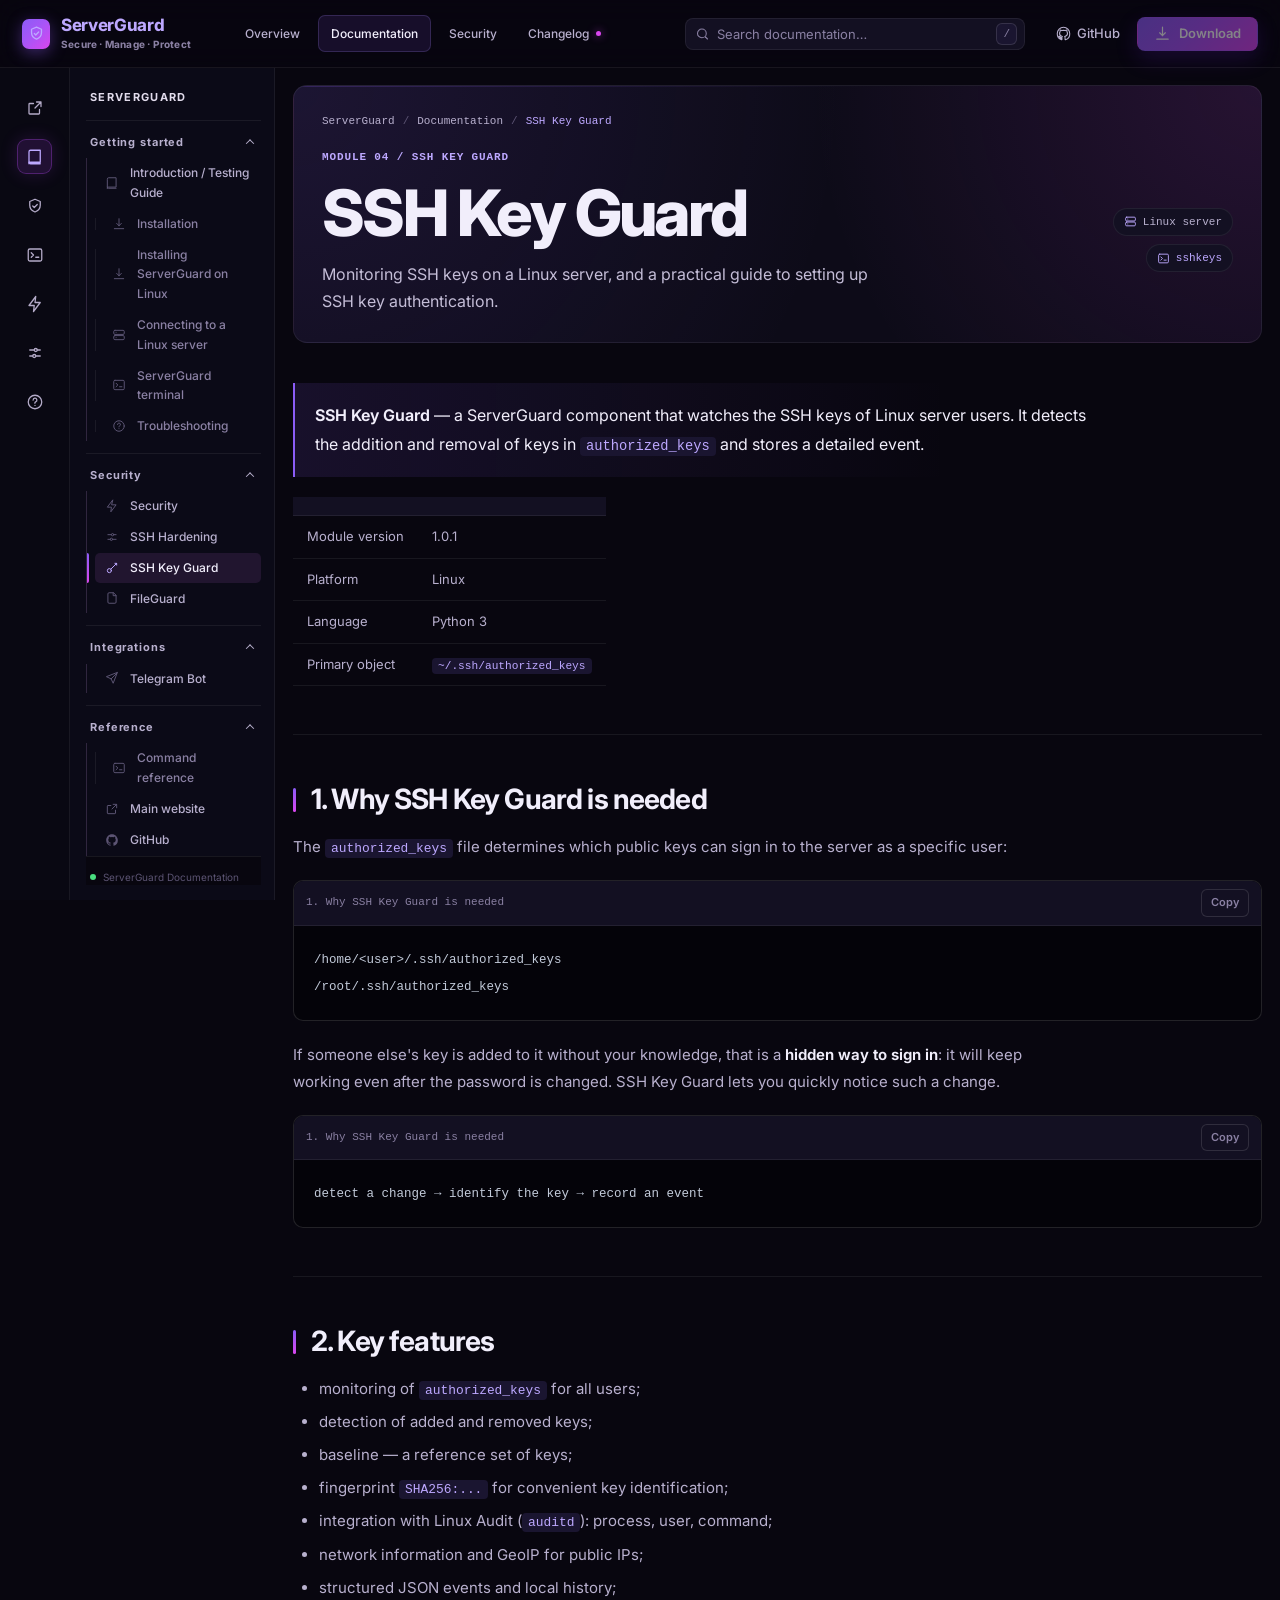
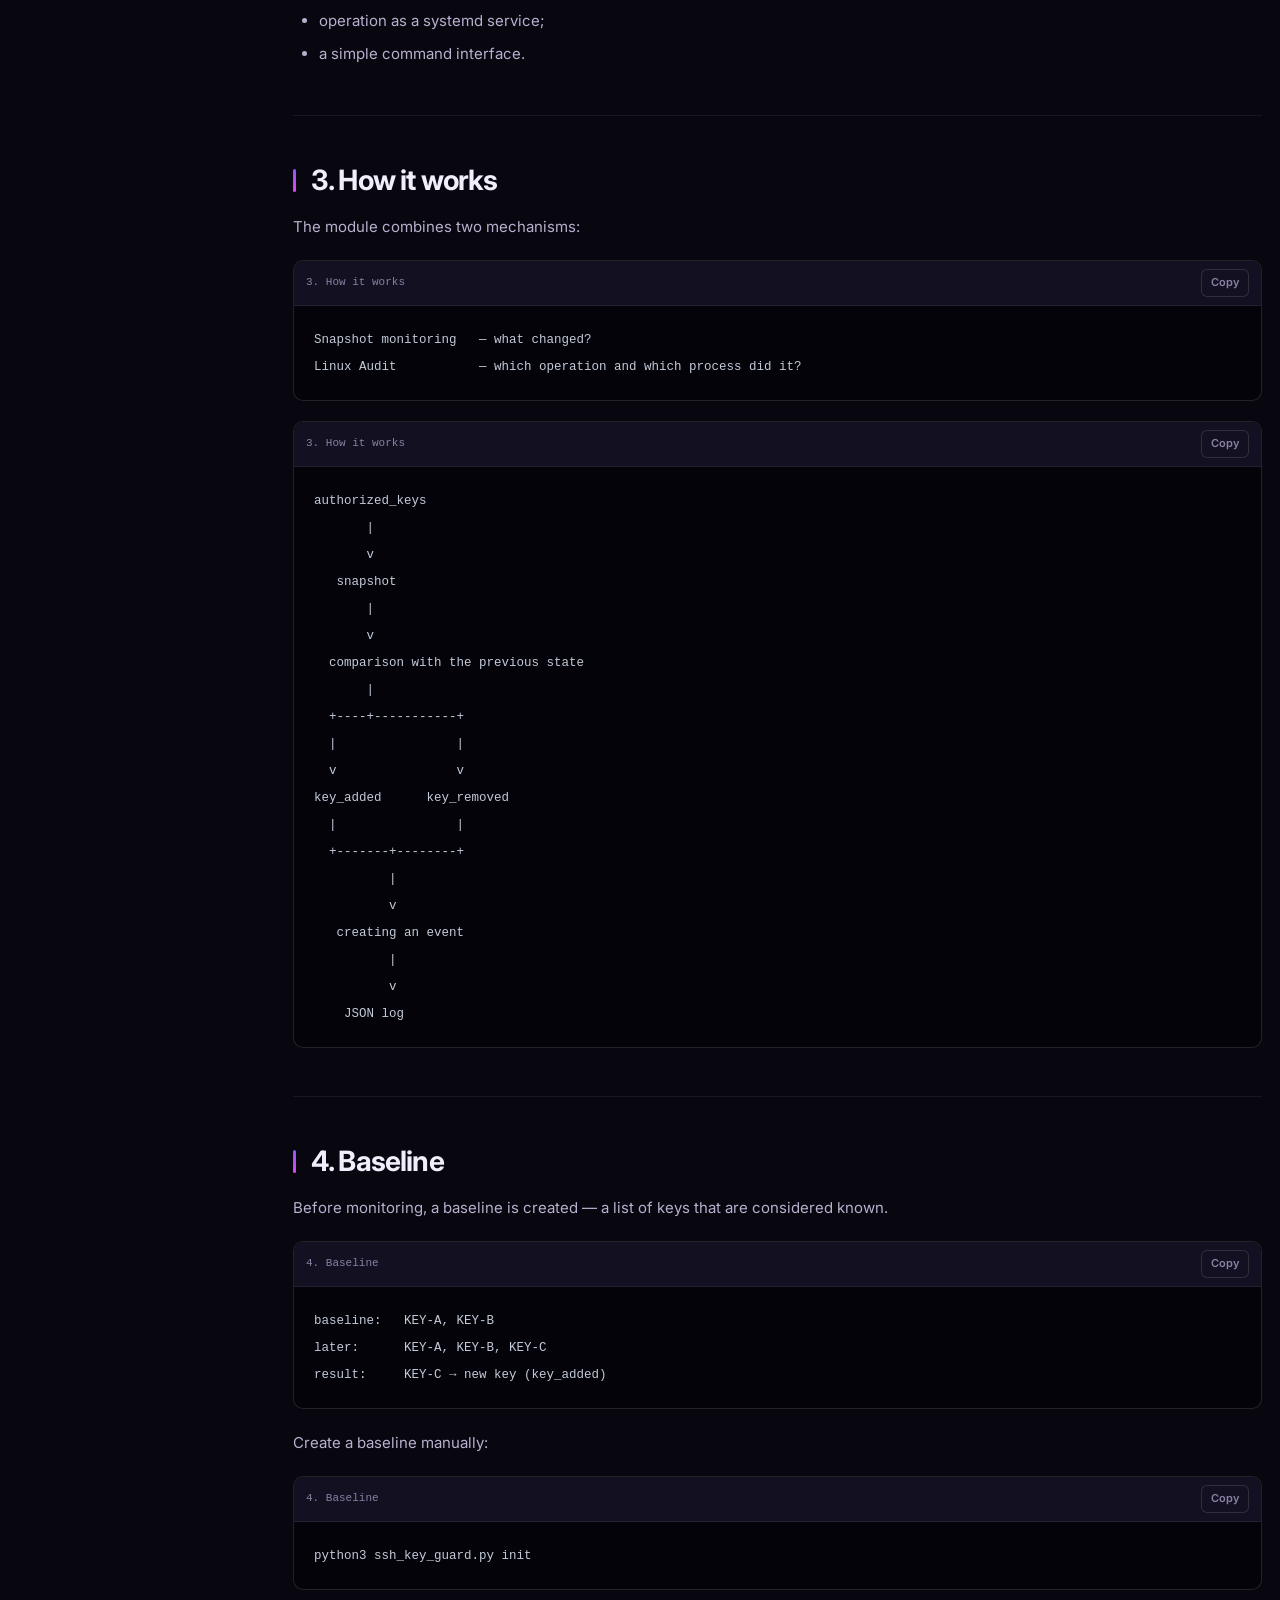
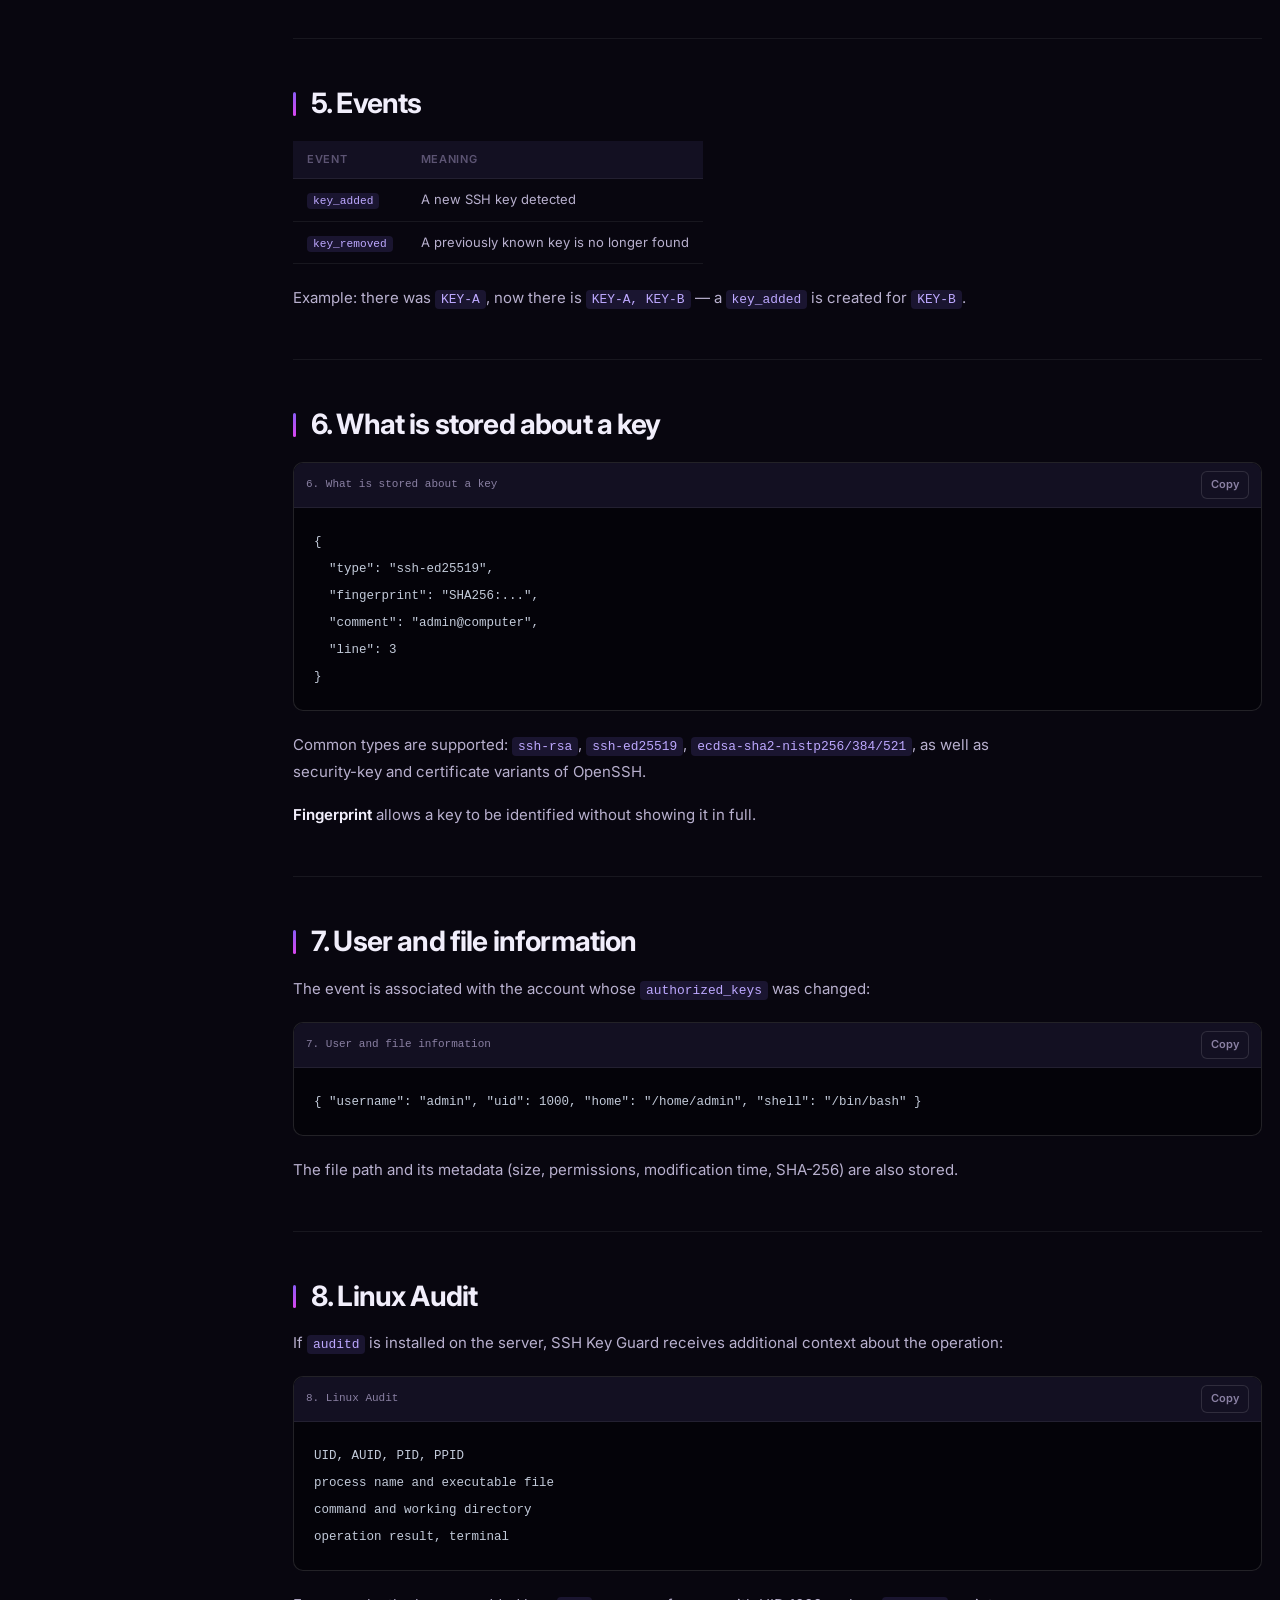
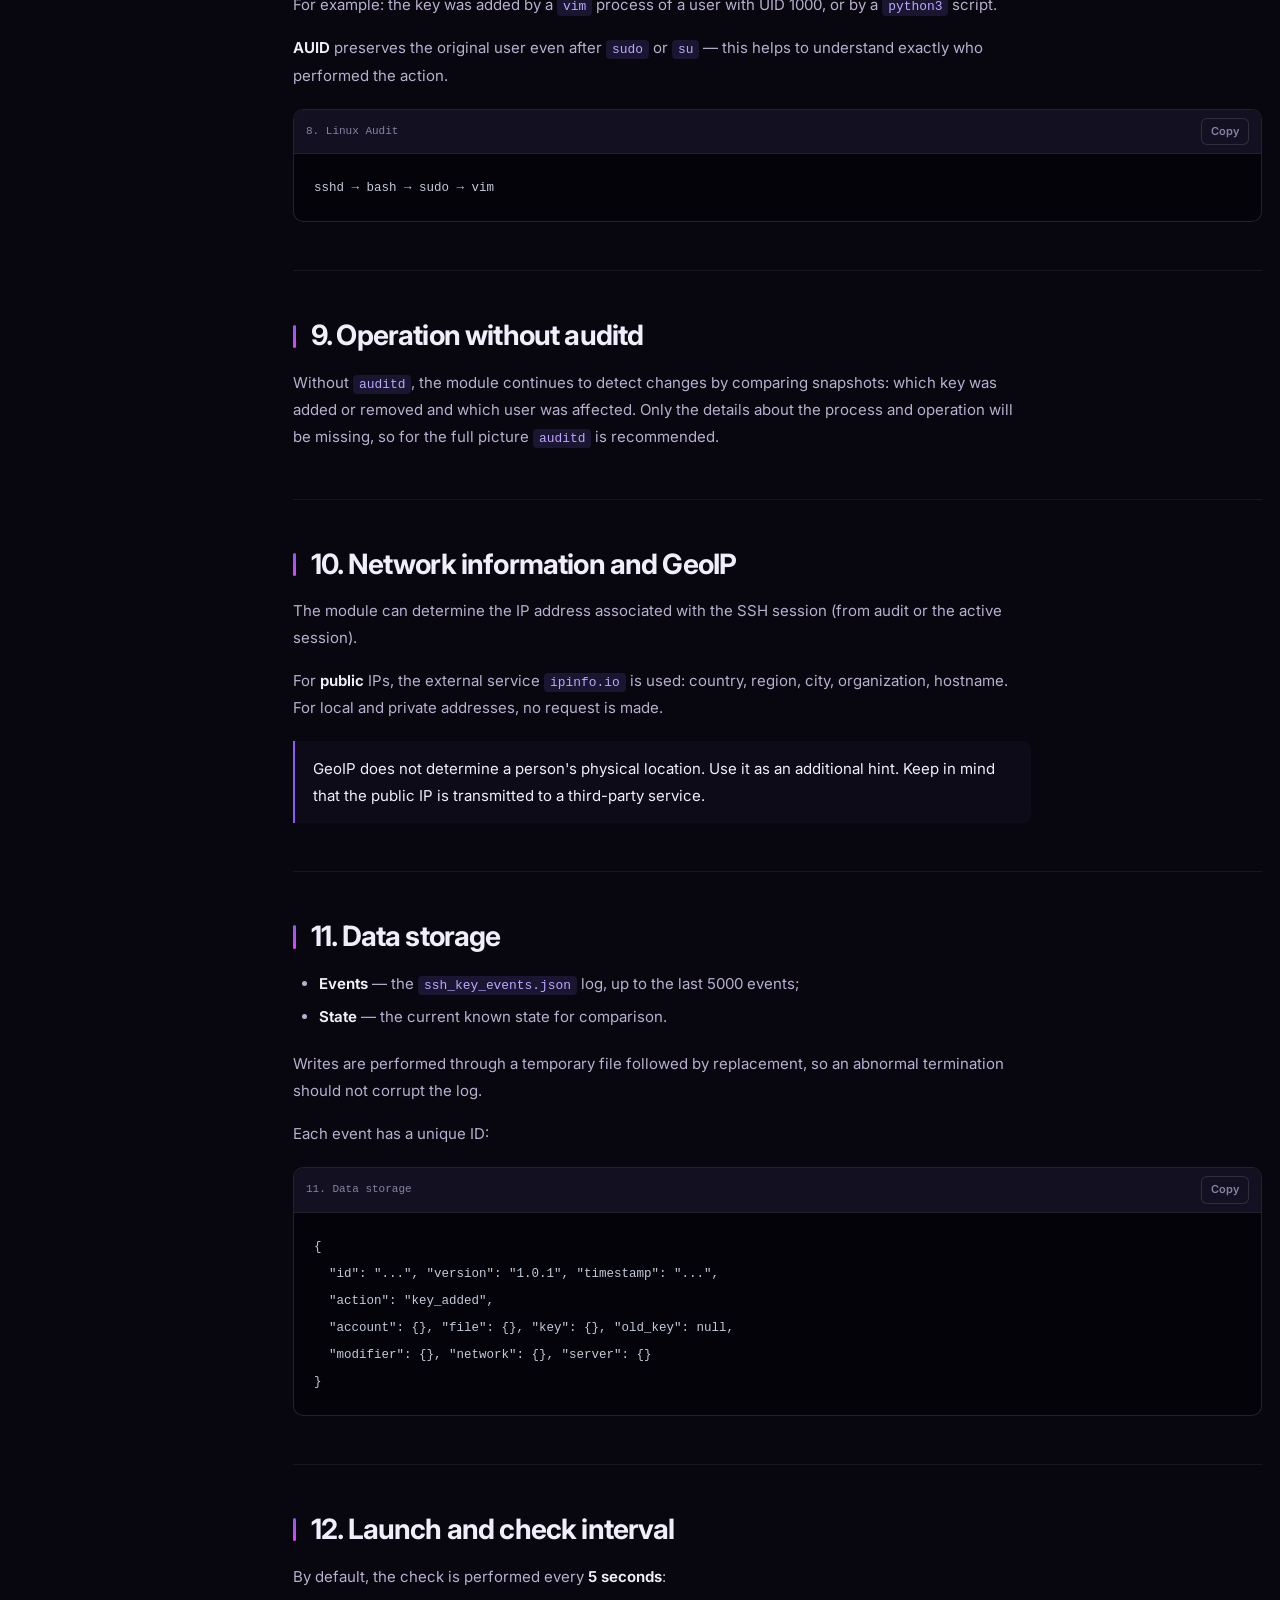
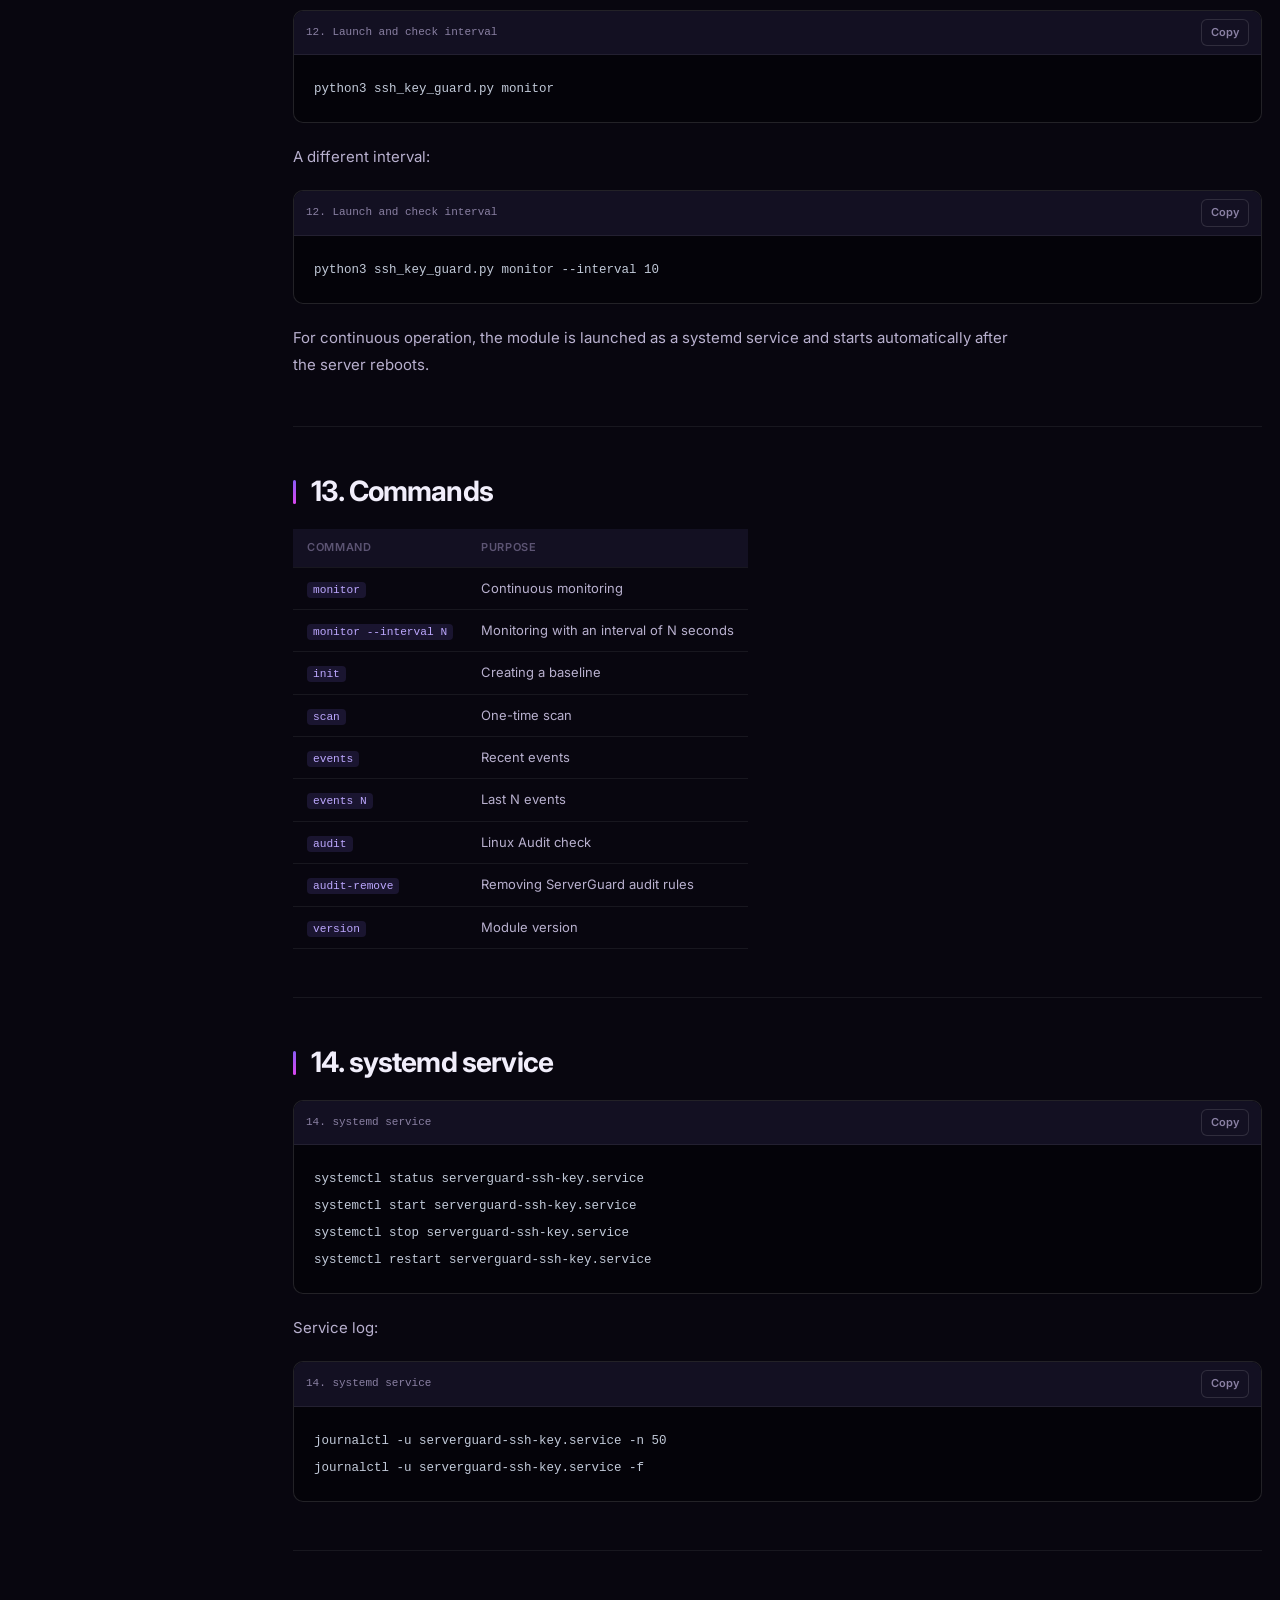
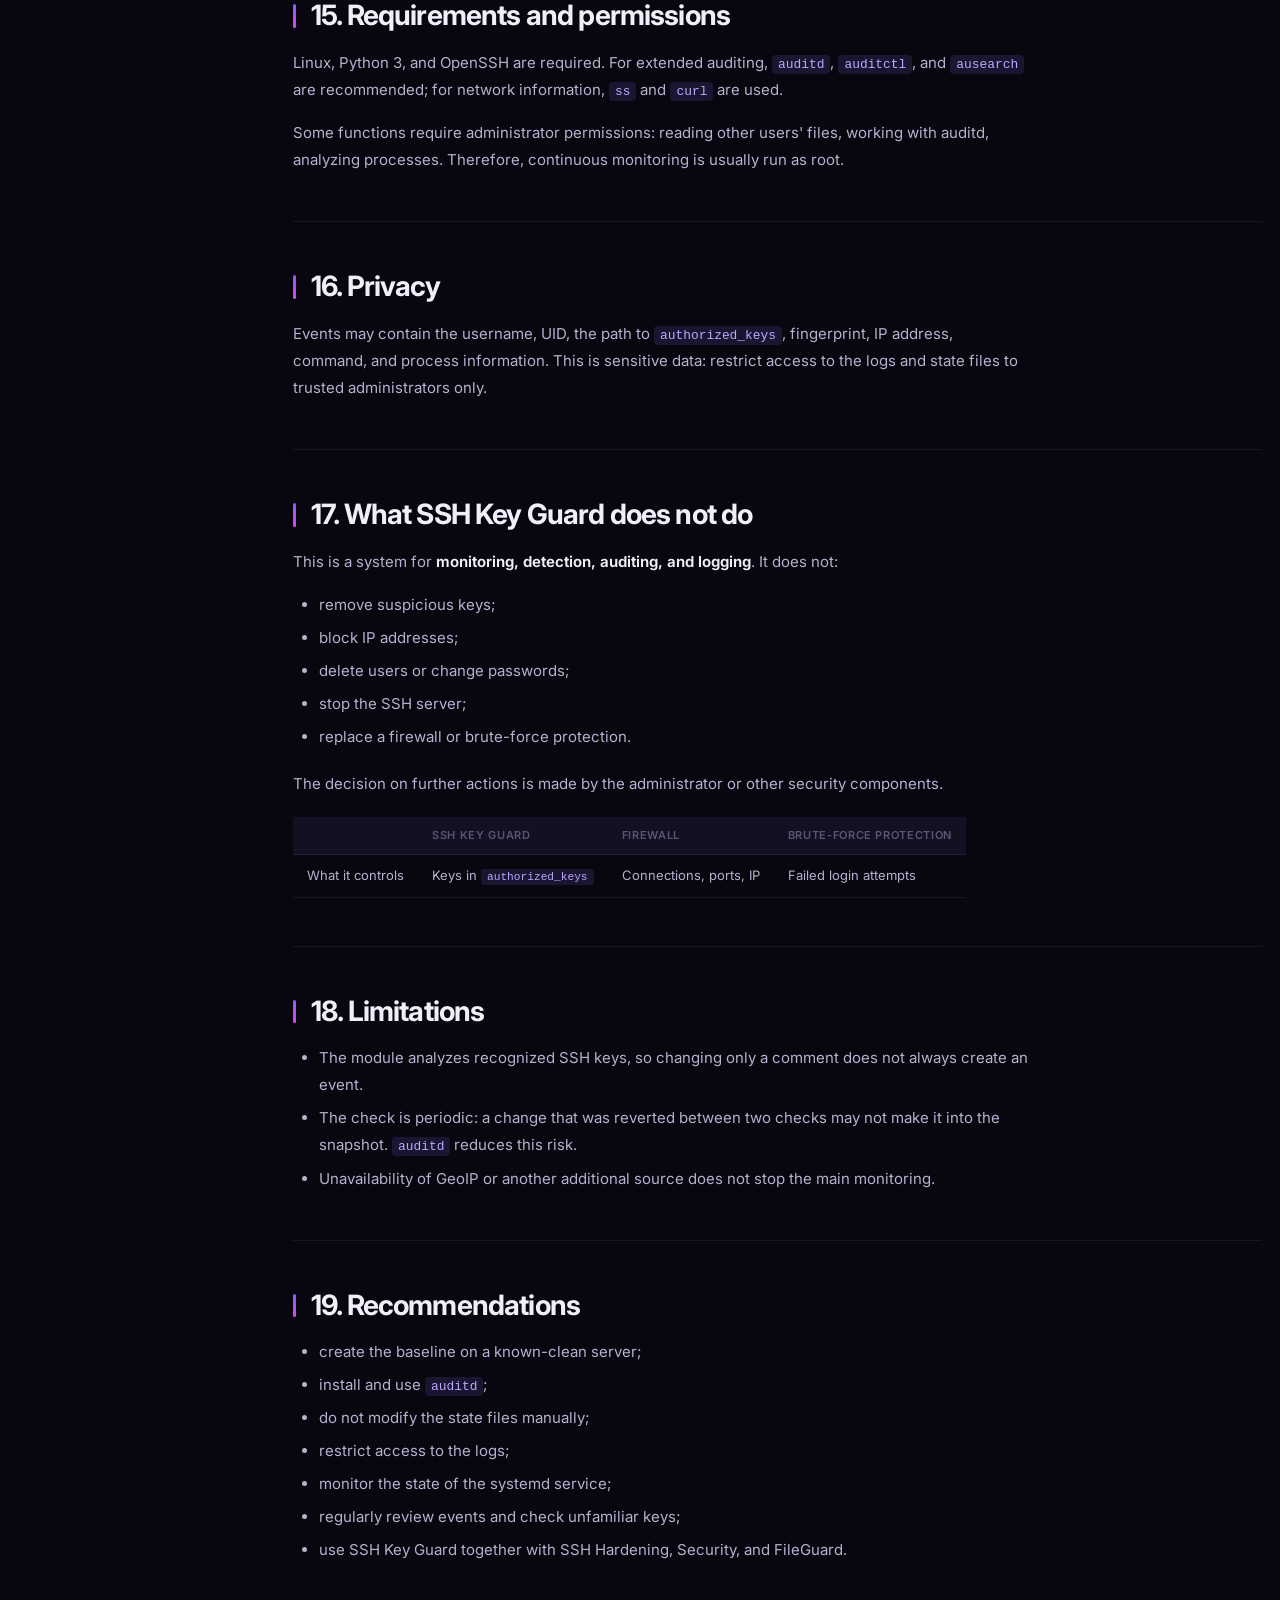
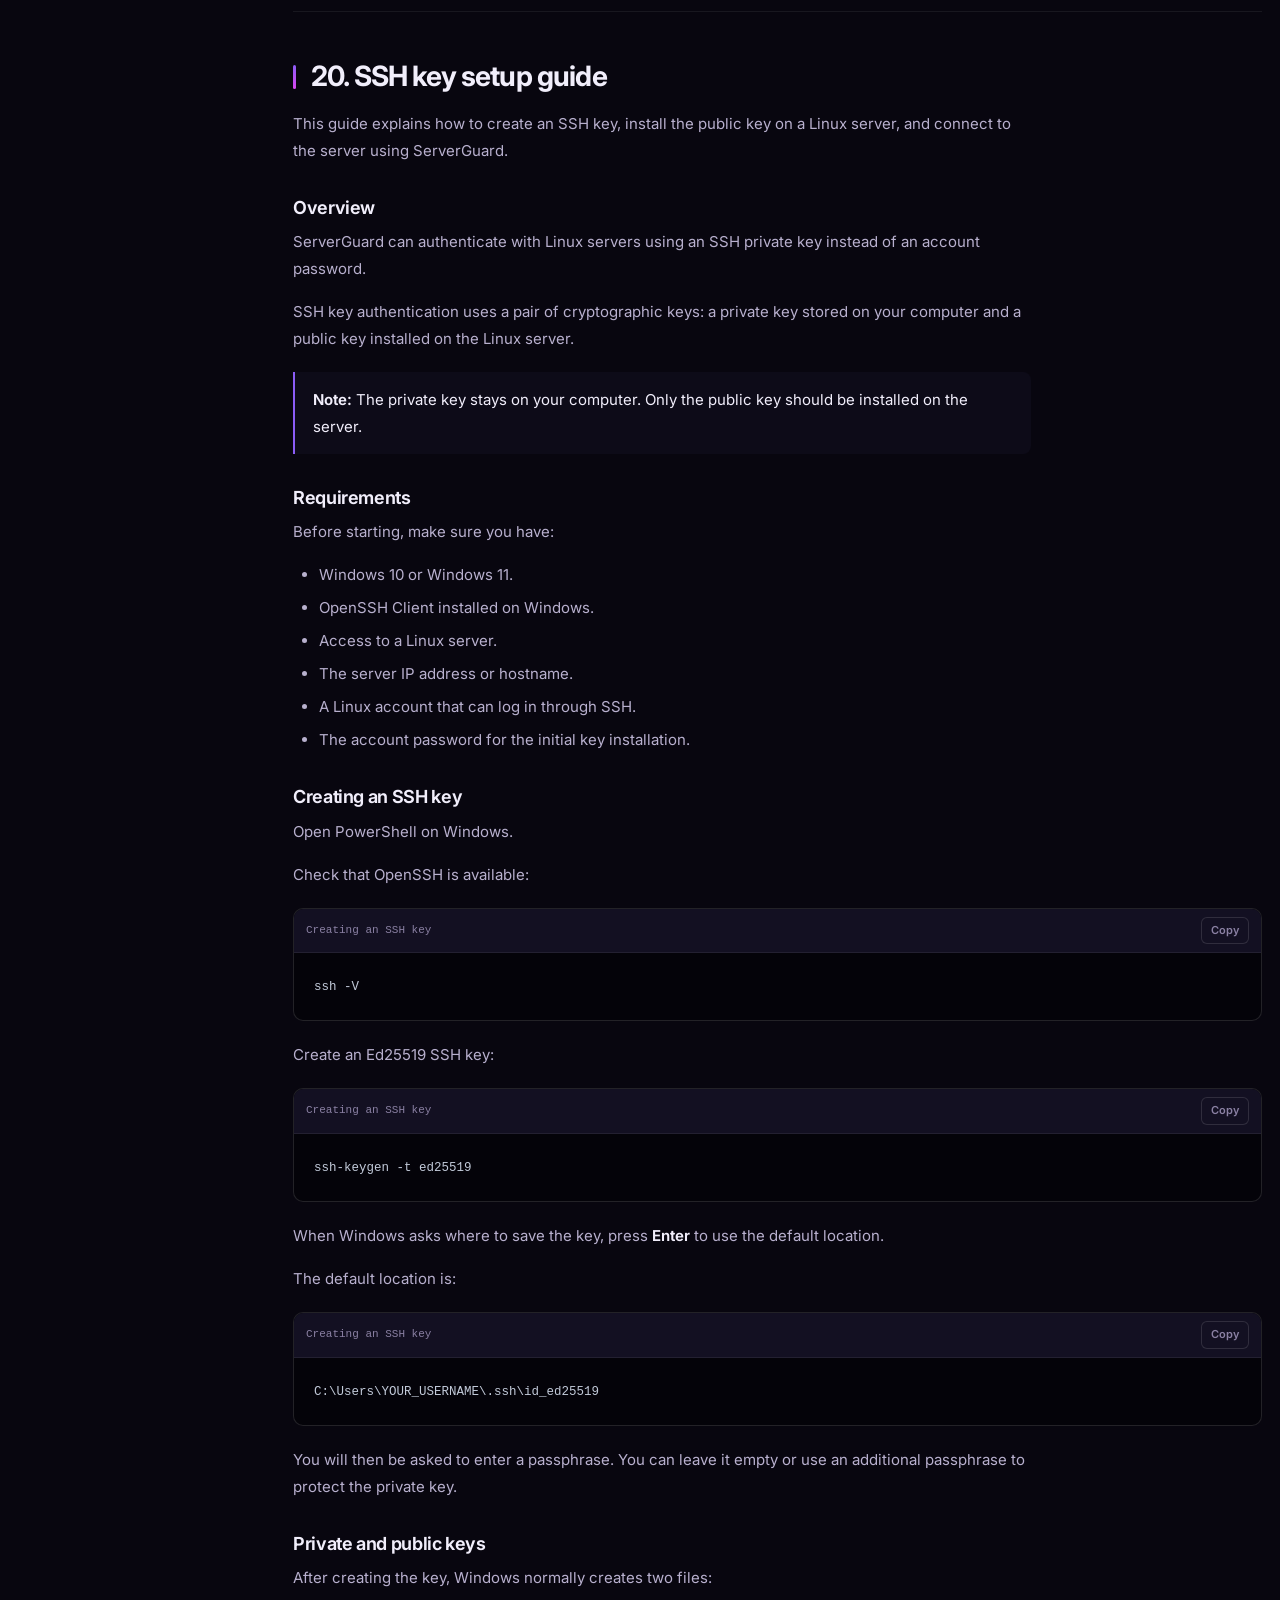
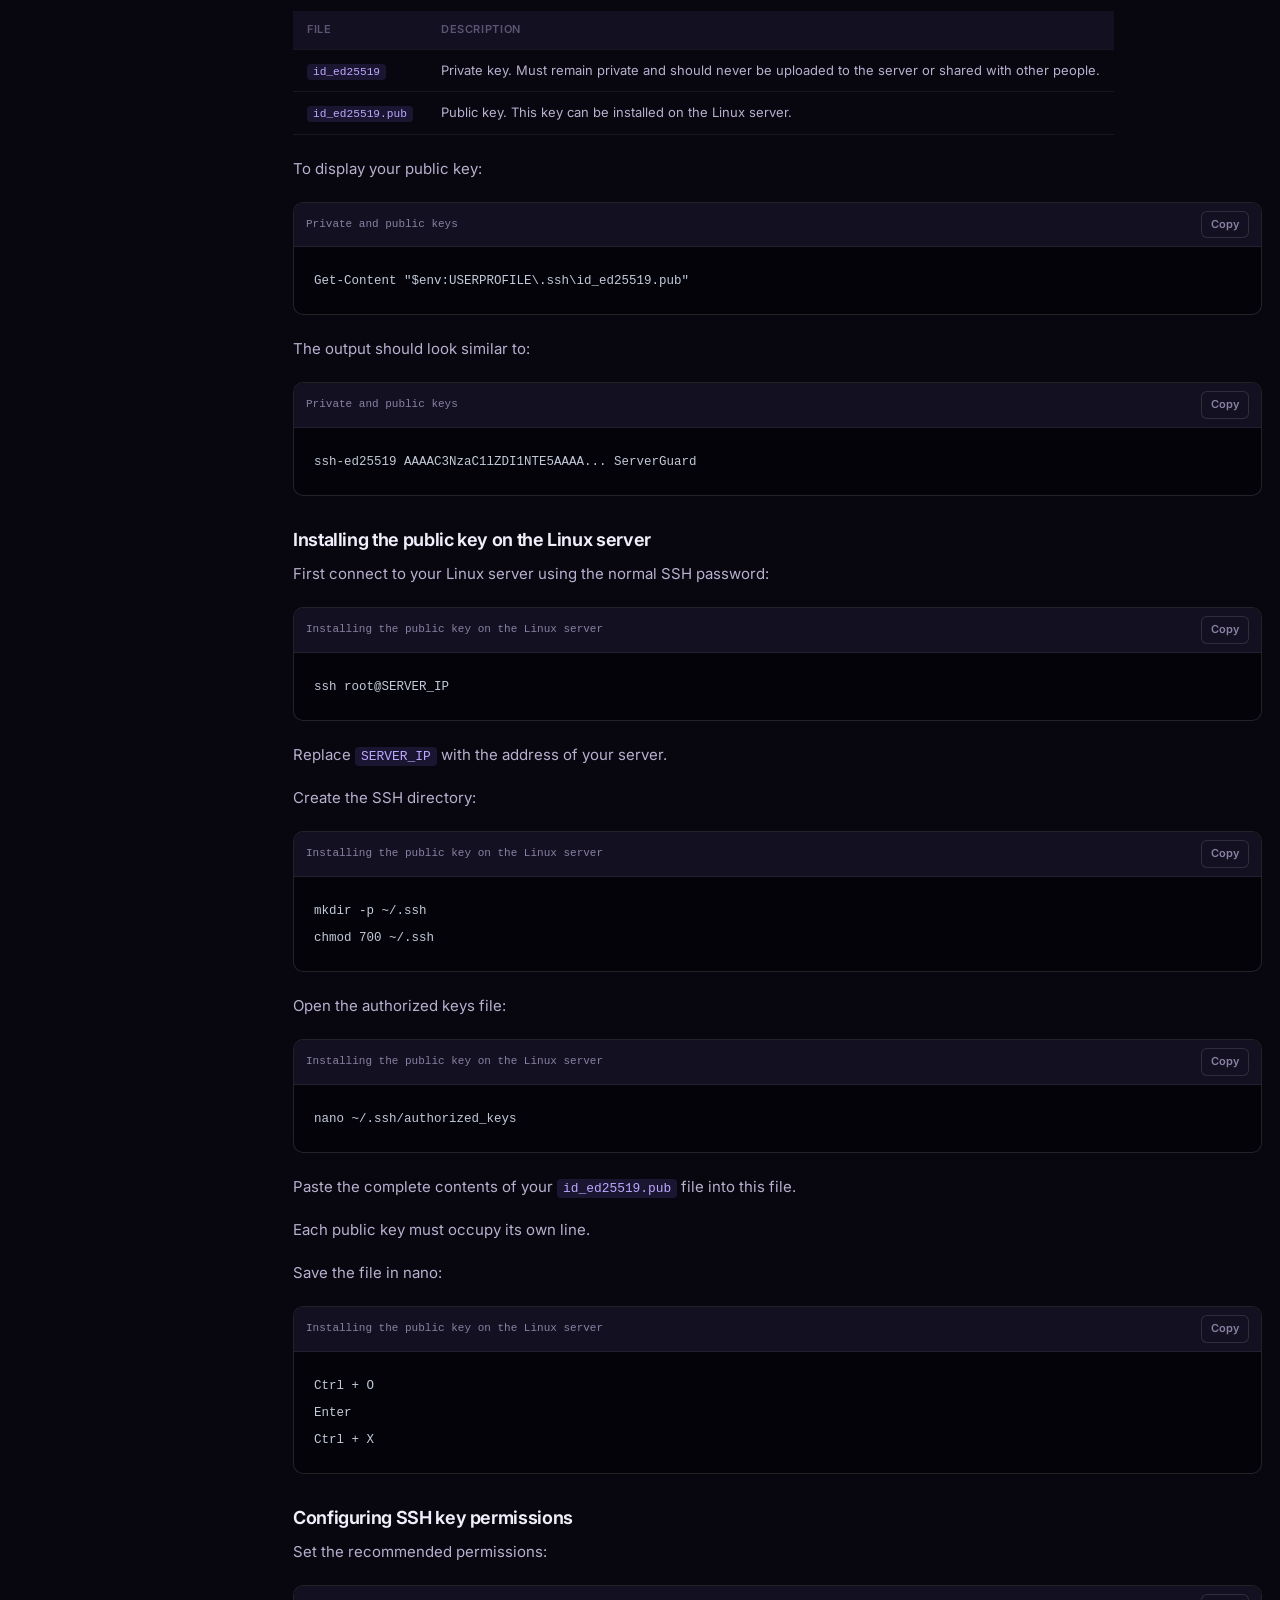
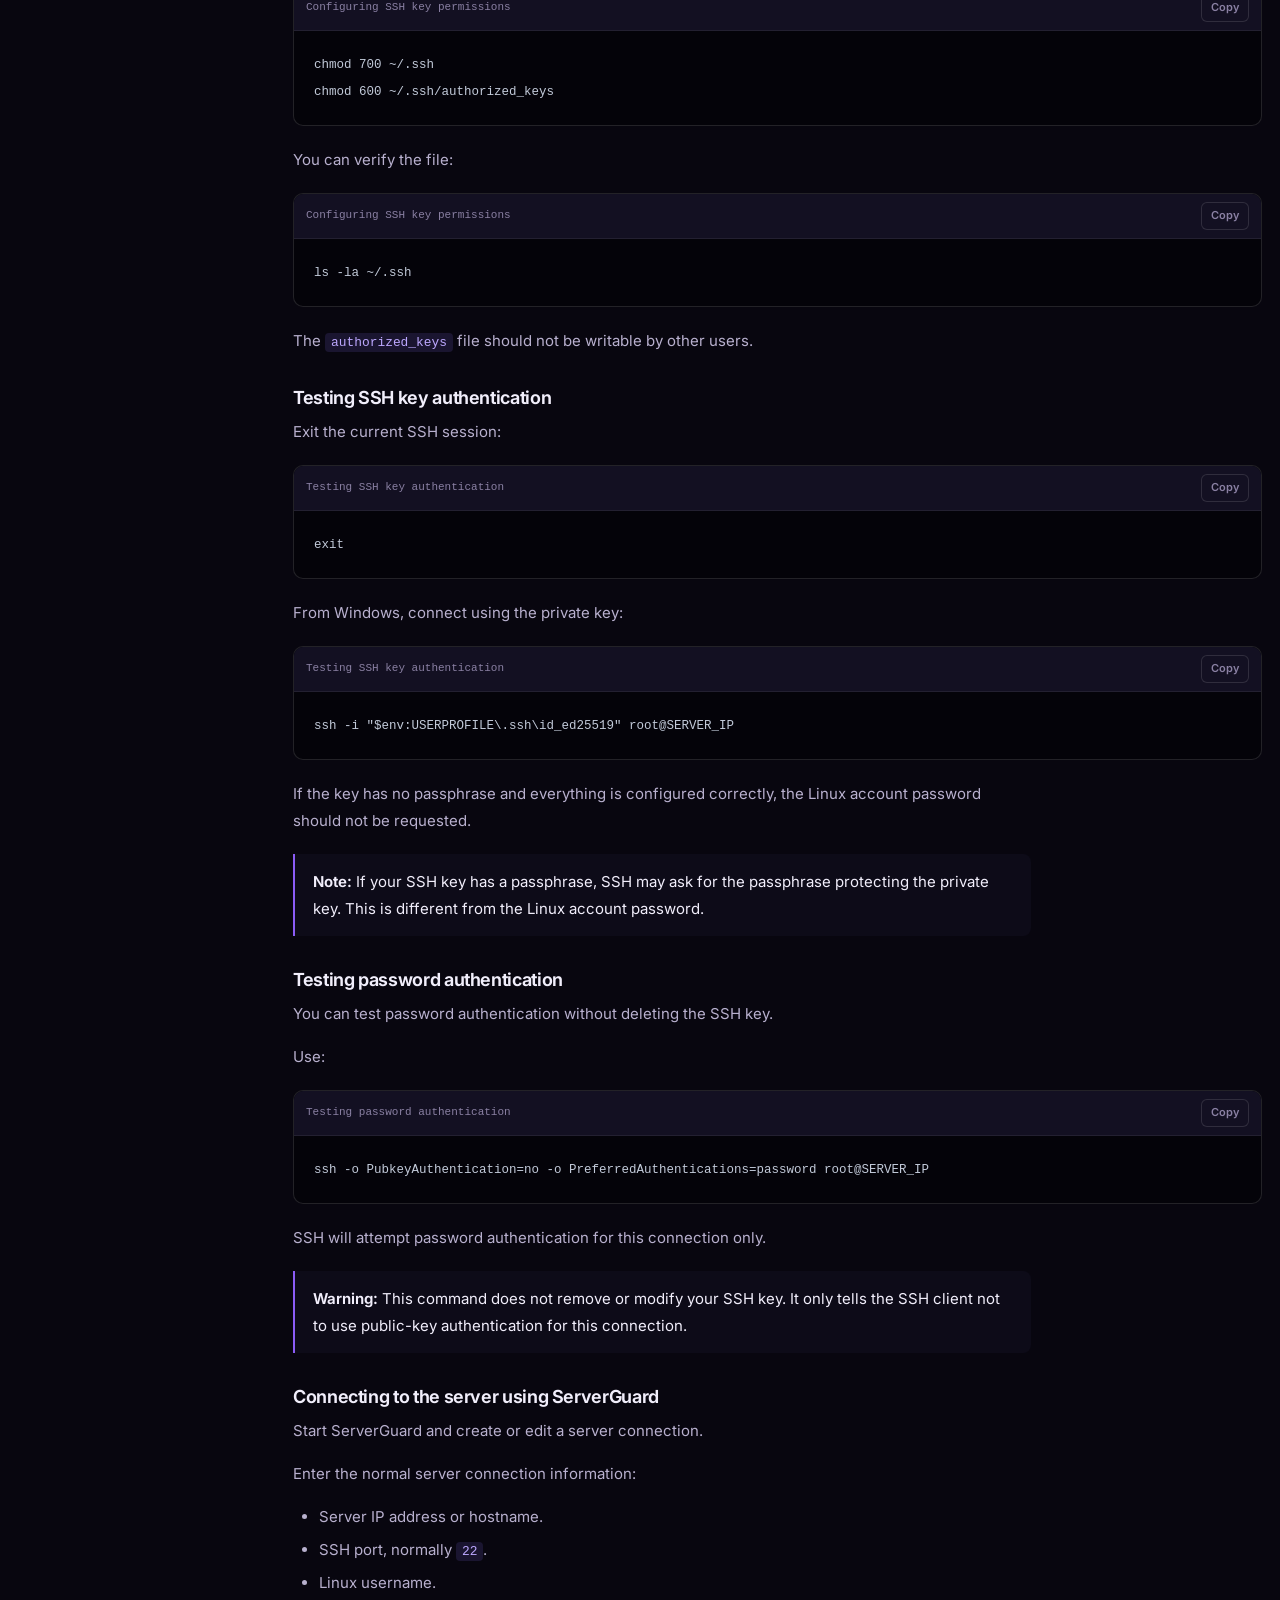
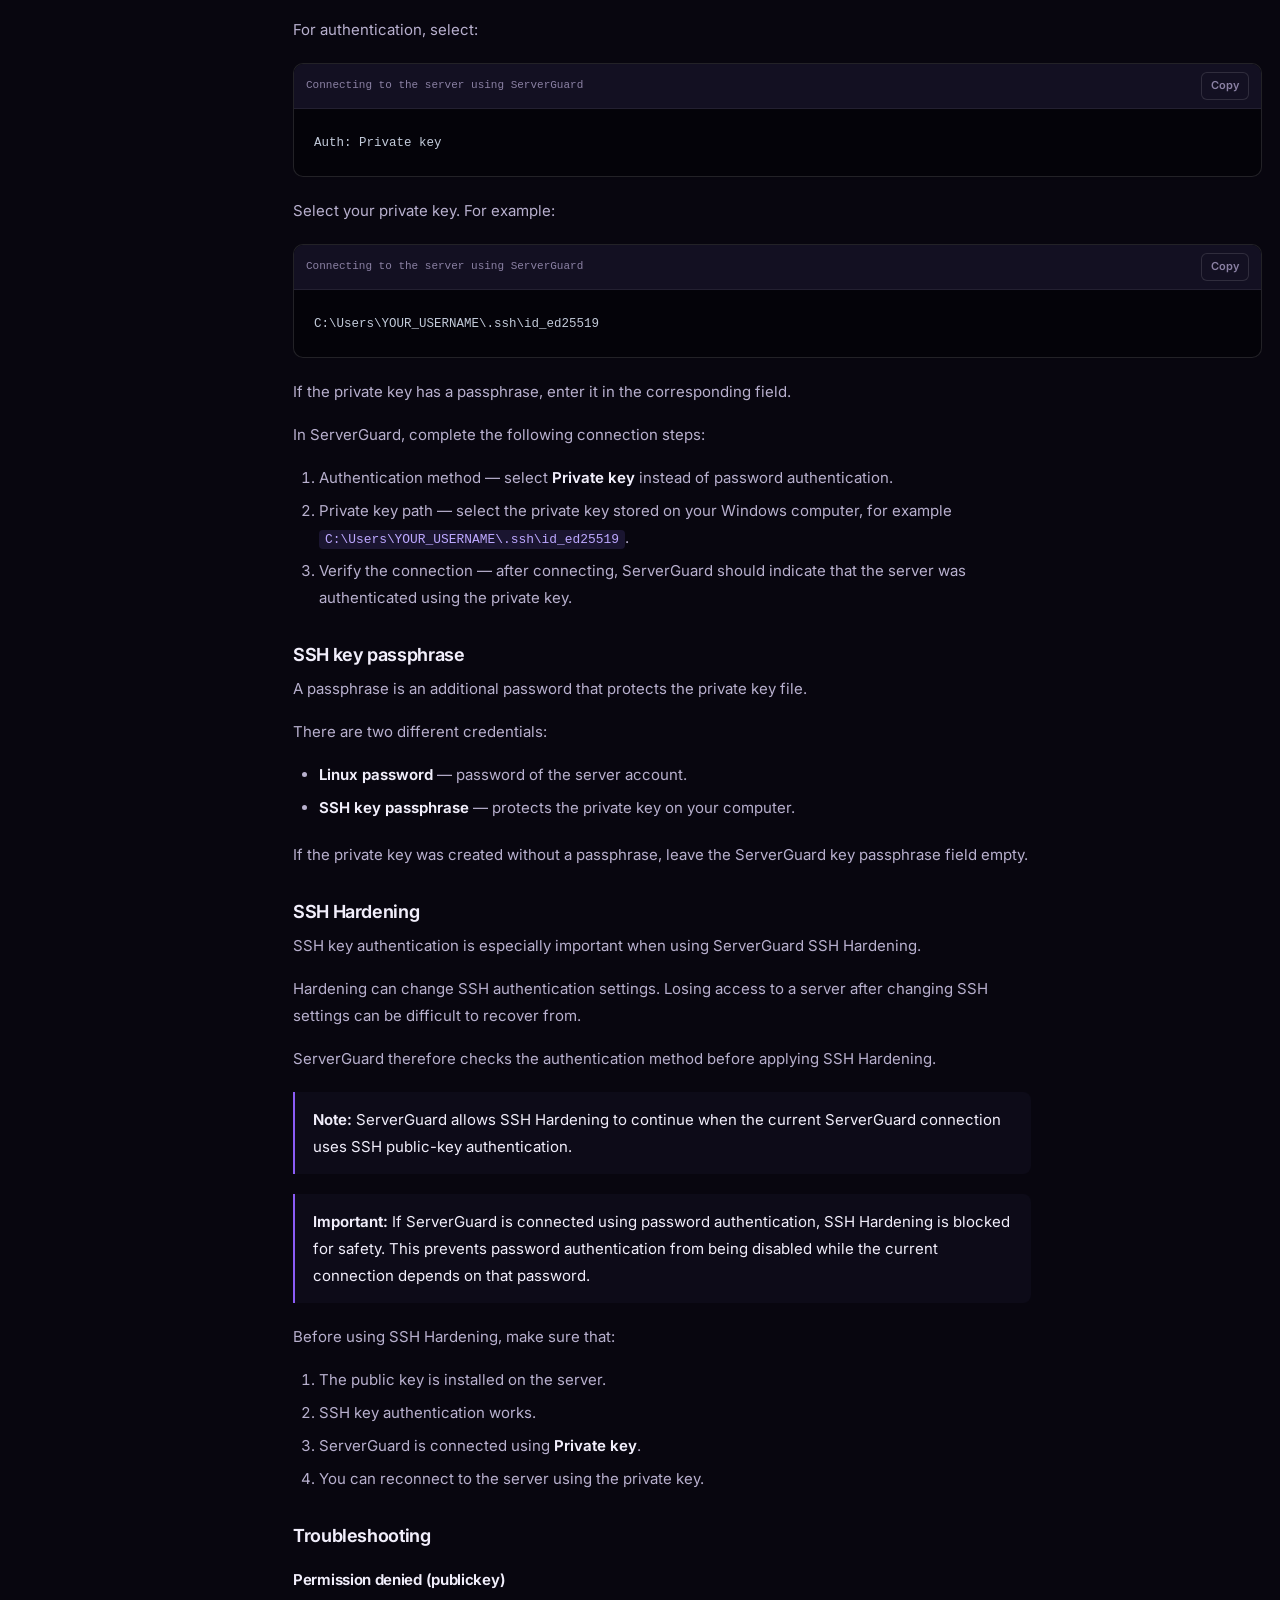
<file: documentation/sshkeys.html>
<!DOCTYPE html>
<html lang="en">
<head>
    <meta charset="UTF-8">
    <meta name="viewport" content="width=device-width, initial-scale=1.0">
    <meta name="description" content="ServerGuard SSH Key Guard — module documentation and SSH key setup guide.">
    <meta name="theme-color" content="#080b12">
    <title>ServerGuard — SSH Key Guard</title>
    <link rel="preconnect" href="https://fonts.googleapis.com">
    <link rel="preconnect" href="https://fonts.gstatic.com" crossorigin>
    <link rel="stylesheet" href="https://fonts.googleapis.com/css2?family=Inter:wght@400;500;600;700;800&display=swap">
    <link rel="stylesheet" href="../css/tokens.css">
    <link rel="stylesheet" href="../css/components.css">
    <link rel="stylesheet" href="css/style.css">
    <link rel="stylesheet" href="css/module.css">
    <link rel="stylesheet" href="../css/downloads.css">
</head>
<body>

<a class="skip-link" href="#docsMain">
    Skip to content
</a>

<!-- =========================================================
     ICON SPRITE
========================================================= -->

<svg class="sr-only" aria-hidden="true" focusable="false">
    <symbol id="i-shield" viewBox="0 0 24 24"><path d="M12 3l7 3v5c0 4.4-3 7.5-7 9-4-1.5-7-4.6-7-9V6z"/></symbol>
    <symbol id="i-shield-check" viewBox="0 0 24 24"><path d="M12 3l7 3v5c0 4.4-3 7.5-7 9-4-1.5-7-4.6-7-9V6z"/><path d="M9 12l2 2 4-4"/></symbol>
    <symbol id="i-book" viewBox="0 0 24 24"><path d="M4 5a2 2 0 0 1 2-2h13v16H6a2 2 0 0 0-2 2z"/><path d="M4 19a2 2 0 0 0 2 2h13"/></symbol>
    <symbol id="i-search" viewBox="0 0 24 24"><circle cx="11" cy="11" r="7"/><path d="M20 20l-3.6-3.6"/></symbol>
    <symbol id="i-help" viewBox="0 0 24 24"><circle cx="12" cy="12" r="9"/><path d="M9.5 9.5a2.5 2.5 0 1 1 3.4 2.3c-.8.4-1.1.9-1.1 1.7M12 16.5h.01"/></symbol>
    <symbol id="i-external" viewBox="0 0 24 24"><path d="M14 4h6v6M20 4l-8 8M18 14v5a1 1 0 0 1-1 1H5a1 1 0 0 1-1-1V7a1 1 0 0 1 1-1h5"/></symbol>
    <symbol id="i-arrow-left" viewBox="0 0 24 24"><path d="M19 12H5M11 6l-6 6 6 6"/></symbol>
    <symbol id="i-menu" viewBox="0 0 24 24"><path d="M4 7h16M4 12h16M4 17h16"/></symbol>
    <symbol id="i-x" viewBox="0 0 24 24"><path d="M6 6l12 12M18 6L6 18"/></symbol>
    <symbol id="i-folder" viewBox="0 0 24 24"><path d="M3 7a2 2 0 0 1 2-2h4l2 2h8a2 2 0 0 1 2 2v8a2 2 0 0 1-2 2H5a2 2 0 0 1-2-2z"/></symbol>
    <symbol id="i-zap" viewBox="0 0 24 24"><path d="M13 2L4 14h7l-1 8 9-12h-7z"/></symbol>
    <symbol id="i-send" viewBox="0 0 24 24"><path d="M21 3L10.5 13.5"/><path d="M21 3l-7 18-3.5-7.5L3 10z"/></symbol>
    <symbol id="i-sliders" viewBox="0 0 24 24"><path d="M5 8h6M15 8h4M5 16h4M13 16h6"/><circle cx="13" cy="8" r="2"/><circle cx="11" cy="16" r="2"/></symbol>
    <symbol id="i-key" viewBox="0 0 24 24"><circle cx="7.5" cy="16.5" r="3.5"/><path d="M10 14L20 4M17 4h3v3"/></symbol>
    <symbol id="i-file" viewBox="0 0 24 24"><path d="M14 3H7a2 2 0 0 0-2 2v14a2 2 0 0 0 2 2h10a2 2 0 0 0 2-2V8z"/><path d="M14 3v5h5"/></symbol>
    <symbol id="i-download" viewBox="0 0 24 24"><path d="M12 3v12m0 0l-4-4m4 4l4-4M4 20h16"/></symbol>
    <symbol id="i-github" viewBox="0 0 24 24"><path d="M12 2C6.48 2 2 6.58 2 12.25c0 4.53 2.87 8.37 6.84 9.73.5.09.68-.22.68-.49v-1.7c-2.78.62-3.37-1.37-3.37-1.37-.45-1.18-1.11-1.5-1.11-1.5-.91-.64.07-.63.07-.63 1 .07 1.53 1.06 1.53 1.06.9 1.57 2.36 1.12 2.94.86.09-.67.35-1.12.63-1.38-2.22-.26-4.56-1.14-4.56-5.06 0-1.12.39-2.03 1.03-2.75-.1-.26-.45-1.3.1-2.71 0 0 .84-.28 2.75 1.05a9.36 9.36 0 0 1 5 0c1.91-1.33 2.75-1.05 2.75-1.05.55 1.41.2 2.45.1 2.71.64.72 1.03 1.63 1.03 2.75 0 3.93-2.35 4.8-4.58 5.05.36.32.68.94.68 1.9v2.82c0 .27.18.59.69.49A10.02 10.02 0 0 0 22 12.25C22 6.58 17.52 2 12 2z"/></symbol>
    <symbol id="i-check" viewBox="0 0 24 24"><path d="M5 12.5l4.5 4.5L19 7"/></symbol>
    <symbol id="i-server" viewBox="0 0 24 24"><rect x="3" y="4" width="18" height="7" rx="2"/><rect x="3" y="13" width="18" height="7" rx="2"/><path d="M7 7.5h.01M7 16.5h.01"/></symbol>
    <symbol id="i-monitor" viewBox="0 0 24 24"><rect x="3" y="4" width="18" height="12" rx="2"/><path d="M8 20h8M12 16v4"/></symbol>
    <symbol id="i-terminal" viewBox="0 0 24 24"><rect x="3" y="4" width="18" height="16" rx="2"/><path d="M7 9l3 3-3 3M13 15h4"/></symbol>
</svg>

<header class="topbar">
    <div class="topbar-inner">
        <a href="../index.html" class="brand" aria-label="ServerGuard home">
            <span class="brand-icon">
                <svg class="icon" aria-hidden="true"><use href="#i-shield-check"></use></svg>
            </span>
            <span class="brand-word">Server<span>Guard</span></span>
        </a>
        <nav class="topbar-nav" aria-label="Primary">
            <a href="../index.html">Home</a>
            <a href="index.html" class="is-active" aria-current="page">Documentation</a>
            <a href="https://github.com/Lukas6623/ServerGuardCode" target="_blank" rel="noopener noreferrer">GitHub</a>
        </nav>
        <div class="doc-search" role="search">
            <svg class="icon doc-search-icon" aria-hidden="true"><use href="#i-search"></use></svg>
            <input
                id="docSearch"
                class="doc-search-input"
                type="search"
                placeholder="Search documentation"
                aria-label="Search documentation"
                autocomplete="off"
                spellcheck="false"
            >
            <kbd class="doc-search-kbd" aria-hidden="true">/</kbd>
            <div class="doc-search-results" id="docSearchResults" hidden></div>
        </div>
        <div class="topbar-actions">
            <a href="https://t.me/ServerGuardSupport" class="help-button" target="_blank" rel="noopener noreferrer">
                <svg class="icon" aria-hidden="true"><use href="#i-help"></use></svg>
                Help
            </a>
            <a href="../index.html#download" class="btn btn-primary topbar-download" data-download-dialog aria-haspopup="dialog" aria-controls="downloadDialog">
                <svg class="icon" aria-hidden="true"><use href="#i-download"></use></svg>
                Download
            </a>
            <button
                class="mobile-menu-button"
                id="mobileMenuButton"
                aria-label="Open documentation menu"
                aria-controls="sidebar"
                aria-expanded="false"
            >
                <svg class="icon icon-menu" aria-hidden="true"><use href="#i-menu"></use></svg>
                <svg class="icon icon-close" aria-hidden="true"><use href="#i-x"></use></svg>
            </button>
        </div>
    </div>
</header>

<div class="module-layout">


        <aside class="sidebar" id="sidebar">

        <div class="sidebar-header">
            <div class="sidebar-label">SERVERGUARD</div>
            <div class="sidebar-title">Documentation</div>
        </div>

        <nav class="sidebar-nav" aria-label="Documentation">
            <div class="sidebar-group">
                <span class="sidebar-group-title">Getting started</span>
                <div class="sidebar-links">
                    <a href="index.html"><span><svg class="icon" aria-hidden="true"><use href="#i-book"></use></svg></span>Testing Guide</a>
                </div>
            </div>
            <div class="sidebar-group">
                <span class="sidebar-group-title">Security</span>
                <div class="sidebar-links">
                    <a href="security.html"><span><svg class="icon" aria-hidden="true"><use href="#i-zap"></use></svg></span>Security</a>
                    <a href="hardening.html"><span><svg class="icon" aria-hidden="true"><use href="#i-sliders"></use></svg></span>SSH Hardening</a>
                    <a class="active" aria-current="page" href="sshkeys.html"><span><svg class="icon" aria-hidden="true"><use href="#i-key"></use></svg></span>SSH Key Guard</a>
                    <a href="fileguard.html"><span><svg class="icon" aria-hidden="true"><use href="#i-file"></use></svg></span>FileGuard</a>
                </div>
            </div>
            <div class="sidebar-group">
                <span class="sidebar-group-title">Integrations</span>
                <div class="sidebar-links">
                    <a href="telegram.html"><span><svg class="icon" aria-hidden="true"><use href="#i-send"></use></svg></span>Telegram Bot</a>
                </div>
            </div>
            <div class="sidebar-group">
                <span class="sidebar-group-title">Reference</span>
                <div class="sidebar-links">
                    <a href="../index.html"><span><svg class="icon" aria-hidden="true"><use href="#i-external"></use></svg></span>Main website</a>
                    <a href="https://github.com/Lukas6623/ServerGuardCode" target="_blank" rel="noopener noreferrer"><span><svg class="icon icon-fill" aria-hidden="true"><use href="#i-github"></use></svg></span>GitHub</a>
                    <a href="https://t.me/ServerGuardSupport" target="_blank" rel="noopener noreferrer"><span><svg class="icon" aria-hidden="true"><use href="#i-help"></use></svg></span>Support</a>
                </div>
            </div>
        </nav>

        <div class="sidebar-footer">
            <div class="status-dot"></div>
            ServerGuard Documentation
        </div>

    </aside>

    <main class="module-content" id="docsMain">

        <div class="module-head">
            <nav class="breadcrumb" aria-label="Breadcrumb">
                <a href="../index.html">ServerGuard</a>
                <span class="sep" aria-hidden="true">/</span>
                <a href="index.html">Documentation</a>
                <span class="sep" aria-hidden="true">/</span>
                <span aria-current="page">SSH Key Guard</span>
            </nav>
            <div class="eyebrow">MODULE 04 / SSH KEY GUARD</div>
            <h1>SSH Key Guard</h1>
            <p>Monitoring SSH keys on a Linux server, and a practical guide to setting up SSH key authentication.</p>

            <ul class="module-meta">
                <li class="chip"><svg class="icon" aria-hidden="true"><use href="#i-server"></use></svg>Linux server</li>
                <li class="chip"><svg class="icon" aria-hidden="true"><use href="#i-terminal"></use></svg><code>sshkeys</code></li>
            </ul>
        </div>

        <!-- ================= INSERT DOCUMENTATION BELOW =================
             Allowed tags: h2, h3, p, ul/ol, pre>code, blockquote, table, img, hr.
             The table of contents on the right is built automatically from h2 and h3. -->
        <article class="doc-article">
<p><strong>SSH Key Guard</strong> — a ServerGuard component that watches the SSH keys of Linux server users. It detects the addition and removal of keys in <code>authorized_keys</code> and stores a detailed event.</p>
<table>
<thead>
<tr>
<th></th>
<th></th>
</tr>
</thead>
<tbody>
<tr>
<td>Module version</td>
<td>1.0.1</td>
</tr>
<tr>
<td>Platform</td>
<td>Linux</td>
</tr>
<tr>
<td>Language</td>
<td>Python 3</td>
</tr>
<tr>
<td>Primary object</td>
<td><code>~/.ssh/authorized_keys</code></td>
</tr>
</tbody>
</table>
<hr />
<h2>1. Why SSH Key Guard is needed</h2>
<p>The <code>authorized_keys</code> file determines which public keys can sign in to the server as a specific user:</p>
<pre><code class="language-text">/home/&lt;user&gt;/.ssh/authorized_keys
/root/.ssh/authorized_keys
</code></pre>
<p>If someone else's key is added to it without your knowledge, that is a <strong>hidden way to sign in</strong>: it will keep working even after the password is changed. SSH Key Guard lets you quickly notice such a change.</p>
<pre><code class="language-text">detect a change → identify the key → record an event
</code></pre>
<hr />
<h2>2. Key features</h2>
<ul>
<li>monitoring of <code>authorized_keys</code> for all users;</li>
<li>detection of added and removed keys;</li>
<li>baseline — a reference set of keys;</li>
<li>fingerprint <code>SHA256:...</code> for convenient key identification;</li>
<li>integration with Linux Audit (<code>auditd</code>): process, user, command;</li>
<li>network information and GeoIP for public IPs;</li>
<li>structured JSON events and local history;</li>
<li>operation as a systemd service;</li>
<li>a simple command interface.</li>
</ul>
<hr />
<h2>3. How it works</h2>
<p>The module combines two mechanisms:</p>
<pre><code class="language-text">Snapshot monitoring   — what changed?
Linux Audit           — which operation and which process did it?
</code></pre>
<pre><code class="language-text">authorized_keys
       |
       v
   snapshot
       |
       v
  comparison with the previous state
       |
  +----+-----------+
  |                |
  v                v
key_added      key_removed
  |                |
  +-------+--------+
          |
          v
   creating an event
          |
          v
    JSON log
</code></pre>
<hr />
<h2>4. Baseline</h2>
<p>Before monitoring, a baseline is created — a list of keys that are considered known.</p>
<pre><code class="language-text">baseline:   KEY-A, KEY-B
later:      KEY-A, KEY-B, KEY-C
result:     KEY-C → new key (key_added)
</code></pre>
<p>Create a baseline manually:</p>
<pre><code class="language-bash">python3 ssh_key_guard.py init
</code></pre>
<hr />
<h2>5. Events</h2>
<table>
<thead>
<tr>
<th>Event</th>
<th>Meaning</th>
</tr>
</thead>
<tbody>
<tr>
<td><code>key_added</code></td>
<td>A new SSH key detected</td>
</tr>
<tr>
<td><code>key_removed</code></td>
<td>A previously known key is no longer found</td>
</tr>
</tbody>
</table>
<p>Example: there was <code>KEY-A</code>, now there is <code>KEY-A, KEY-B</code> — a <code>key_added</code> is created for <code>KEY-B</code>.</p>
<hr />
<h2>6. What is stored about a key</h2>
<pre><code class="language-json">{
  &quot;type&quot;: &quot;ssh-ed25519&quot;,
  &quot;fingerprint&quot;: &quot;SHA256:...&quot;,
  &quot;comment&quot;: &quot;admin@computer&quot;,
  &quot;line&quot;: 3
}
</code></pre>
<p>Common types are supported: <code>ssh-rsa</code>, <code>ssh-ed25519</code>, <code>ecdsa-sha2-nistp256/384/521</code>, as well as security-key and certificate variants of OpenSSH.</p>
<p><strong>Fingerprint</strong> allows a key to be identified without showing it in full.</p>
<hr />
<h2>7. User and file information</h2>
<p>The event is associated with the account whose <code>authorized_keys</code> was changed:</p>
<pre><code class="language-json">{ &quot;username&quot;: &quot;admin&quot;, &quot;uid&quot;: 1000, &quot;home&quot;: &quot;/home/admin&quot;, &quot;shell&quot;: &quot;/bin/bash&quot; }
</code></pre>
<p>The file path and its metadata (size, permissions, modification time, SHA-256) are also stored.</p>
<hr />
<h2>8. Linux Audit</h2>
<p>If <code>auditd</code> is installed on the server, SSH Key Guard receives additional context about the operation:</p>
<pre><code class="language-text">UID, AUID, PID, PPID
process name and executable file
command and working directory
operation result, terminal
</code></pre>
<p>For example: the key was added by a <code>vim</code> process of a user with UID 1000, or by a <code>python3</code> script.</p>
<p><strong>AUID</strong> preserves the original user even after <code>sudo</code> or <code>su</code> — this helps to understand exactly who performed the action.</p>
<pre><code class="language-text">sshd → bash → sudo → vim
</code></pre>
<hr />
<h2>9. Operation without auditd</h2>
<p>Without <code>auditd</code>, the module continues to detect changes by comparing snapshots: which key was added or removed and which user was affected. Only the details about the process and operation will be missing, so for the full picture <code>auditd</code> is recommended.</p>
<hr />
<h2>10. Network information and GeoIP</h2>
<p>The module can determine the IP address associated with the SSH session (from audit or the active session).</p>
<p>For <strong>public</strong> IPs, the external service <code>ipinfo.io</code> is used: country, region, city, organization, hostname. For local and private addresses, no request is made.</p>
<blockquote>
<p>GeoIP does not determine a person's physical location. Use it as an additional hint. Keep in mind that the public IP is transmitted to a third-party service.</p>
</blockquote>
<hr />
<h2>11. Data storage</h2>
<ul>
<li><strong>Events</strong> — the <code>ssh_key_events.json</code> log, up to the last 5000 events;</li>
<li><strong>State</strong> — the current known state for comparison.</li>
</ul>
<p>Writes are performed through a temporary file followed by replacement, so an abnormal termination should not corrupt the log.</p>
<p>Each event has a unique ID:</p>
<pre><code class="language-json">{
  &quot;id&quot;: &quot;...&quot;, &quot;version&quot;: &quot;1.0.1&quot;, &quot;timestamp&quot;: &quot;...&quot;,
  &quot;action&quot;: &quot;key_added&quot;,
  &quot;account&quot;: {}, &quot;file&quot;: {}, &quot;key&quot;: {}, &quot;old_key&quot;: null,
  &quot;modifier&quot;: {}, &quot;network&quot;: {}, &quot;server&quot;: {}
}
</code></pre>
<hr />
<h2>12. Launch and check interval</h2>
<p>By default, the check is performed every <strong>5 seconds</strong>:</p>
<pre><code class="language-bash">python3 ssh_key_guard.py monitor
</code></pre>
<p>A different interval:</p>
<pre><code class="language-bash">python3 ssh_key_guard.py monitor --interval 10
</code></pre>
<p>For continuous operation, the module is launched as a systemd service and starts automatically after the server reboots.</p>
<hr />
<h2>13. Commands</h2>
<table>
<thead>
<tr>
<th>Command</th>
<th>Purpose</th>
</tr>
</thead>
<tbody>
<tr>
<td><code>monitor</code></td>
<td>Continuous monitoring</td>
</tr>
<tr>
<td><code>monitor --interval N</code></td>
<td>Monitoring with an interval of N seconds</td>
</tr>
<tr>
<td><code>init</code></td>
<td>Creating a baseline</td>
</tr>
<tr>
<td><code>scan</code></td>
<td>One-time scan</td>
</tr>
<tr>
<td><code>events</code></td>
<td>Recent events</td>
</tr>
<tr>
<td><code>events N</code></td>
<td>Last N events</td>
</tr>
<tr>
<td><code>audit</code></td>
<td>Linux Audit check</td>
</tr>
<tr>
<td><code>audit-remove</code></td>
<td>Removing ServerGuard audit rules</td>
</tr>
<tr>
<td><code>version</code></td>
<td>Module version</td>
</tr>
</tbody>
</table>
<hr />
<h2>14. systemd service</h2>
<pre><code class="language-bash">systemctl status serverguard-ssh-key.service
systemctl start serverguard-ssh-key.service
systemctl stop serverguard-ssh-key.service
systemctl restart serverguard-ssh-key.service
</code></pre>
<p>Service log:</p>
<pre><code class="language-bash">journalctl -u serverguard-ssh-key.service -n 50
journalctl -u serverguard-ssh-key.service -f
</code></pre>
<hr />
<h2>15. Requirements and permissions</h2>
<p>Linux, Python 3, and OpenSSH are required. For extended auditing, <code>auditd</code>, <code>auditctl</code>, and <code>ausearch</code> are recommended; for network information, <code>ss</code> and <code>curl</code> are used.</p>
<p>Some functions require administrator permissions: reading other users' files, working with auditd, analyzing processes. Therefore, continuous monitoring is usually run as root.</p>
<hr />
<h2>16. Privacy</h2>
<p>Events may contain the username, UID, the path to <code>authorized_keys</code>, fingerprint, IP address, command, and process information. This is sensitive data: restrict access to the logs and state files to trusted administrators only.</p>
<hr />
<h2>17. What SSH Key Guard does not do</h2>
<p>This is a system for <strong>monitoring, detection, auditing, and logging</strong>. It does not:</p>
<ul>
<li>remove suspicious keys;</li>
<li>block IP addresses;</li>
<li>delete users or change passwords;</li>
<li>stop the SSH server;</li>
<li>replace a firewall or brute-force protection.</li>
</ul>
<p>The decision on further actions is made by the administrator or other security components.</p>
<table>
<thead>
<tr>
<th></th>
<th>SSH Key Guard</th>
<th>Firewall</th>
<th>Brute-force protection</th>
</tr>
</thead>
<tbody>
<tr>
<td>What it controls</td>
<td>Keys in <code>authorized_keys</code></td>
<td>Connections, ports, IP</td>
<td>Failed login attempts</td>
</tr>
</tbody>
</table>
<hr />
<h2>18. Limitations</h2>
<ul>
<li>The module analyzes recognized SSH keys, so changing only a comment does not always create an event.</li>
<li>The check is periodic: a change that was reverted between two checks may not make it into the snapshot. <code>auditd</code> reduces this risk.</li>
<li>Unavailability of GeoIP or another additional source does not stop the main monitoring.</li>
</ul>
<hr />
<h2>19. Recommendations</h2>
<ul>
<li>create the baseline on a known-clean server;</li>
<li>install and use <code>auditd</code>;</li>
<li>do not modify the state files manually;</li>
<li>restrict access to the logs;</li>
<li>monitor the state of the systemd service;</li>
<li>regularly review events and check unfamiliar keys;</li>
<li>use SSH Key Guard together with SSH Hardening, Security, and FileGuard.</li>
</ul>
<hr />
<h2>20. SSH key setup guide</h2>
<p>This guide explains how to create an SSH key, install the public key on a Linux server, and connect to the server using ServerGuard.</p>
<h3>Overview</h3>
<p>ServerGuard can authenticate with Linux servers using an SSH private key instead of an account password.</p>
<p>SSH key authentication uses a pair of cryptographic keys: a private key stored on your computer and a public key installed on the Linux server.</p>
<blockquote>
<p><strong>Note:</strong> The private key stays on your computer. Only the public key should be installed on the server.</p>
</blockquote>
<h3>Requirements</h3>
<p>Before starting, make sure you have:</p>
<ul>
<li>Windows 10 or Windows 11.</li>
<li>OpenSSH Client installed on Windows.</li>
<li>Access to a Linux server.</li>
<li>The server IP address or hostname.</li>
<li>A Linux account that can log in through SSH.</li>
<li>The account password for the initial key installation.</li>
</ul>
<h3>Creating an SSH key</h3>
<p>Open PowerShell on Windows.</p>
<p>Check that OpenSSH is available:</p>
<pre><code>ssh -V</code></pre>
<p>Create an Ed25519 SSH key:</p>
<pre><code>ssh-keygen -t ed25519</code></pre>
<p>When Windows asks where to save the key, press <strong>Enter</strong> to use the default location.</p>
<p>The default location is:</p>
<pre><code>C:\Users\YOUR_USERNAME\.ssh\id_ed25519</code></pre>
<p>You will then be asked to enter a passphrase. You can leave it empty or use an additional passphrase to protect the private key.</p>
<h3>Private and public keys</h3>
<p>After creating the key, Windows normally creates two files:</p>
<table>
<thead>
<tr>
<th>File</th>
<th>Description</th>
</tr>
</thead>
<tbody>
<tr>
<td><code>id_ed25519</code></td>
<td>Private key. Must remain private and should never be uploaded to the server or shared with other people.</td>
</tr>
<tr>
<td><code>id_ed25519.pub</code></td>
<td>Public key. This key can be installed on the Linux server.</td>
</tr>
</tbody>
</table>
<p>To display your public key:</p>
<pre><code>Get-Content "$env:USERPROFILE\.ssh\id_ed25519.pub"</code></pre>
<p>The output should look similar to:</p>
<pre><code>ssh-ed25519 AAAAC3NzaC1lZDI1NTE5AAAA... ServerGuard</code></pre>
<h3>Installing the public key on the Linux server</h3>
<p>First connect to your Linux server using the normal SSH password:</p>
<pre><code>ssh root@SERVER_IP</code></pre>
<p>Replace <code>SERVER_IP</code> with the address of your server.</p>
<p>Create the SSH directory:</p>
<pre><code>mkdir -p ~/.ssh
chmod 700 ~/.ssh</code></pre>
<p>Open the authorized keys file:</p>
<pre><code>nano ~/.ssh/authorized_keys</code></pre>
<p>Paste the complete contents of your <code>id_ed25519.pub</code> file into this file.</p>
<p>Each public key must occupy its own line.</p>
<p>Save the file in nano:</p>
<pre><code>Ctrl + O
Enter
Ctrl + X</code></pre>
<h3>Configuring SSH key permissions</h3>
<p>Set the recommended permissions:</p>
<pre><code>chmod 700 ~/.ssh
chmod 600 ~/.ssh/authorized_keys</code></pre>
<p>You can verify the file:</p>
<pre><code>ls -la ~/.ssh</code></pre>
<p>The <code>authorized_keys</code> file should not be writable by other users.</p>
<h3>Testing SSH key authentication</h3>
<p>Exit the current SSH session:</p>
<pre><code>exit</code></pre>
<p>From Windows, connect using the private key:</p>
<pre><code>ssh -i "$env:USERPROFILE\.ssh\id_ed25519" root@SERVER_IP</code></pre>
<p>If the key has no passphrase and everything is configured correctly, the Linux account password should not be requested.</p>
<blockquote>
<p><strong>Note:</strong> If your SSH key has a passphrase, SSH may ask for the passphrase protecting the private key. This is different from the Linux account password.</p>
</blockquote>
<h3>Testing password authentication</h3>
<p>You can test password authentication without deleting the SSH key.</p>
<p>Use:</p>
<pre><code>ssh -o PubkeyAuthentication=no -o PreferredAuthentications=password root@SERVER_IP</code></pre>
<p>SSH will attempt password authentication for this connection only.</p>
<blockquote>
<p><strong>Warning:</strong> This command does not remove or modify your SSH key. It only tells the SSH client not to use public-key authentication for this connection.</p>
</blockquote>
<h3>Connecting to the server using ServerGuard</h3>
<p>Start ServerGuard and create or edit a server connection.</p>
<p>Enter the normal server connection information:</p>
<ul>
<li>Server IP address or hostname.</li>
<li>SSH port, normally <code>22</code>.</li>
<li>Linux username.</li>
</ul>
<p>For authentication, select:</p>
<pre><code>Auth: Private key</code></pre>
<p>Select your private key. For example:</p>
<pre><code>C:\Users\YOUR_USERNAME\.ssh\id_ed25519</code></pre>
<p>If the private key has a passphrase, enter it in the corresponding field.</p>
<p>In ServerGuard, complete the following connection steps:</p>
<ol>
<li>Authentication method — select <strong>Private key</strong> instead of password authentication.</li>
<li>Private key path — select the private key stored on your Windows computer, for example <code>C:\Users\YOUR_USERNAME\.ssh\id_ed25519</code>.</li>
<li>Verify the connection — after connecting, ServerGuard should indicate that the server was authenticated using the private key.</li>
</ol>
<h3>SSH key passphrase</h3>
<p>A passphrase is an additional password that protects the private key file.</p>
<p>There are two different credentials:</p>
<ul>
<li><strong>Linux password</strong> — password of the server account.</li>
<li><strong>SSH key passphrase</strong> — protects the private key on your computer.</li>
</ul>
<p>If the private key was created without a passphrase, leave the ServerGuard key passphrase field empty.</p>
<h3>SSH Hardening</h3>
<p>SSH key authentication is especially important when using ServerGuard SSH Hardening.</p>
<p>Hardening can change SSH authentication settings. Losing access to a server after changing SSH settings can be difficult to recover from.</p>
<p>ServerGuard therefore checks the authentication method before applying SSH Hardening.</p>
<blockquote>
<p><strong>Note:</strong> ServerGuard allows SSH Hardening to continue when the current ServerGuard connection uses SSH public-key authentication.</p>
</blockquote>
<blockquote>
<p><strong>Important:</strong> If ServerGuard is connected using password authentication, SSH Hardening is blocked for safety. This prevents password authentication from being disabled while the current connection depends on that password.</p>
</blockquote>
<p>Before using SSH Hardening, make sure that:</p>
<ol>
<li>The public key is installed on the server.</li>
<li>SSH key authentication works.</li>
<li>ServerGuard is connected using <strong>Private key</strong>.</li>
<li>You can reconnect to the server using the private key.</li>
</ol>
<h3>Troubleshooting</h3>
<h4>Permission denied (publickey)</h4>
<p>Check that the public key is present:</p>
<pre><code>cat ~/.ssh/authorized_keys</code></pre>
<p>Check the permissions:</p>
<pre><code>chmod 700 ~/.ssh
chmod 600 ~/.ssh/authorized_keys</code></pre>
<p>Check whether public-key authentication is enabled:</p>
<pre><code>sshd -T | grep pubkeyauthentication</code></pre>
<p>The expected result is:</p>
<pre><code>pubkeyauthentication yes</code></pre>
<h4>ServerGuard cannot authenticate using the key</h4>
<p>Verify that the selected key is the private key:</p>
<pre><code>id_ed25519</code></pre>
<p>Do not select:</p>
<pre><code>id_ed25519.pub</code></pre>
<p>The <code>.pub</code> file is the public key and should not be used as the private key in ServerGuard.</p>
<h4>SSH asks for a password</h4>
<p>Test the connection manually:</p>
<pre><code>ssh -v -i "$env:USERPROFILE\.ssh\id_ed25519" root@SERVER_IP</code></pre>
<p>The verbose output can show whether the client is actually attempting to use the selected key.</p>
<h4>Test the key with maximum SSH debugging</h4>
<pre><code>ssh -vvv -i "$env:USERPROFILE\.ssh\id_ed25519" root@SERVER_IP</code></pre>
<h3>Security recommendations</h3>
<p>Protect your private SSH key carefully.</p>
<ul>
<li>Never publish the private key.</li>
<li>Never upload the private key to GitHub.</li>
<li>Never send the private key through Telegram, email or other messaging services.</li>
<li>Do not copy the private key to the Linux server unless there is a specific security reason.</li>
<li>Consider using a passphrase to protect important private keys.</li>
<li>Keep a secure backup of important keys.</li>
</ul>
<blockquote>
<p><strong>Important:</strong> If someone obtains your private SSH key and can use it, they may be able to authenticate to servers where the corresponding public key is authorized. Treat a leaked private key as compromised and replace it.</p>
</blockquote>
<h3>Summary</h3>
<p>The complete ServerGuard SSH key workflow is:</p>
<pre><code>Windows
   │
   ├── id_ed25519
   │      └── Private key
   │
   └── id_ed25519.pub
          │
          ▼
Linux Server
   │
   └── ~/.ssh/authorized_keys
          │
          ▼
SSH key authentication
          │
          ▼
ServerGuard
   │
   └── Auth: Private key
          │
          ▼
SSH Hardening and server management</code></pre>
<p>Once key authentication has been tested successfully, ServerGuard can use the private key to establish a secure SSH connection to the Linux server.</p>
<hr />
<h2>21. Conclusion</h2>
<pre><code class="language-text">identifies users → finds authorized_keys → creates a baseline
→ compares snapshots → detects added and removed keys
→ adds context from auditd → stores a structured event
</code></pre>
<p>SSH Key Guard is responsible for a distinct security layer — <strong>control of SSH keys and the events related to them</strong>.</p>
<hr />
<p><em>This documentation describes the purpose and operating principle of SSH Key Guard at the user level.</em></p>
        </article>
        <!-- ================= END OF DOCUMENTATION ================= -->

        <nav class="pager">
            <a href="hardening.html" class="prev"><small>← Previous</small><strong>SSH Hardening</strong></a>
            <a href="fileguard.html" class="next"><small>Next →</small><strong>FileGuard</strong></a>
        </nav>

        <nav class="related" aria-label="Related documentation">
            <span class="related-title">Related documentation</span>
            <div class="related-links">
                <a href="index.html">Getting started</a>
                <a href="security.html">Security</a>
                <a href="hardening.html">SSH Hardening</a>
                <a href="fileguard.html">FileGuard</a>
                <a href="telegram.html">Telegram Bot</a>
            </div>
        </nav>

    </main>

    <aside class="page-toc" id="pageToc"></aside>

</div>

<footer class="docs-footer">
    <div class="footer-inner">
        <span>© 2026 ServerGuard</span>
        <span>SSH Key Guard</span>
        <a href="../index.html">serverguard.site ↗</a>
    </div>
</footer>
<dialog class="download-dialog" id="downloadDialog" aria-labelledby="downloadDialogTitle" aria-describedby="downloadDialogDescription">
    <button class="dialog-close btn btn-secondary" type="button" data-dialog-close aria-label="Close platform selection">×</button>
    <span class="eyebrow">Get started</span>
    <h2 id="downloadDialogTitle">Choose your platform</h2>
    <p id="downloadDialogDescription">Download ServerGuard for your desktop.</p>
    <div class="platform-grid">
        <a class="platform-card download-installer" aria-disabled="true" aria-describedby="windowsDownloadStatus">
            <svg class="platform-icon" viewBox="0 0 24 24" fill="currentColor" aria-hidden="true"><path d="M2 4.5 11 3v8H2zm11-1.8L22 1v10h-9zM2 13h9v8l-9-1.5zm11 0h9v10l-9-1.7z"/></svg>
            <strong>Windows</strong><span data-windows-label>Download for Windows</span>
        </a>
        <a class="platform-card" href="/downloads/linux/">
            <svg class="platform-icon icon" viewBox="0 0 24 24" aria-hidden="true"><path d="M8 10V7a4 4 0 0 1 8 0v3l3 7-3 3H8l-3-3zM9 20l-3 2m9-2 3 2M10 8h.01M14 8h.01M10 11l2 1 2-1"/></svg>
            <strong>Linux</strong><span>Ubuntu, Fedora, Arch &amp; more</span>
        </a>
    </div>
    <p class="download-status" id="windowsDownloadStatus" role="status">Checking Windows download…</p>
</dialog>

<script src="../js/download-dialog.js"></script>
<script src="../js/main.js"></script>
<script src="js/docs.js"></script>

</body>
</html>
</file>
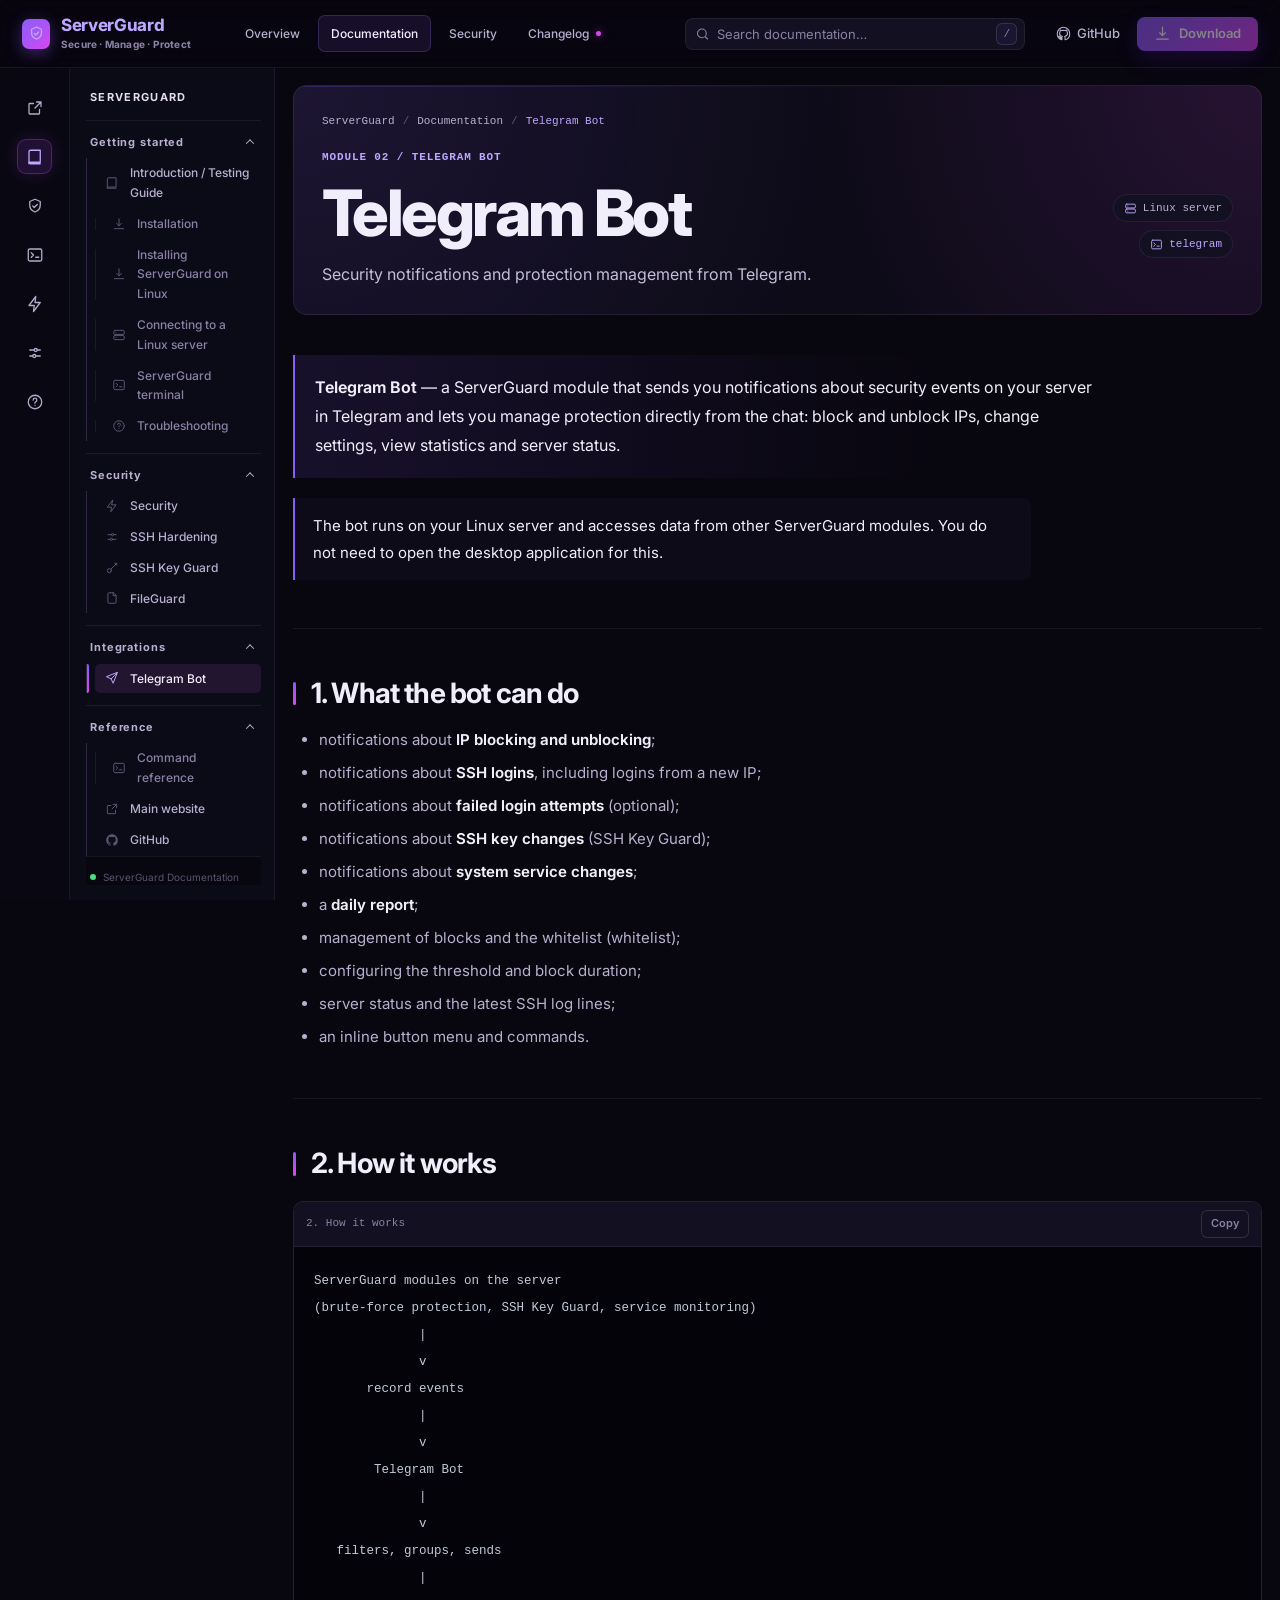
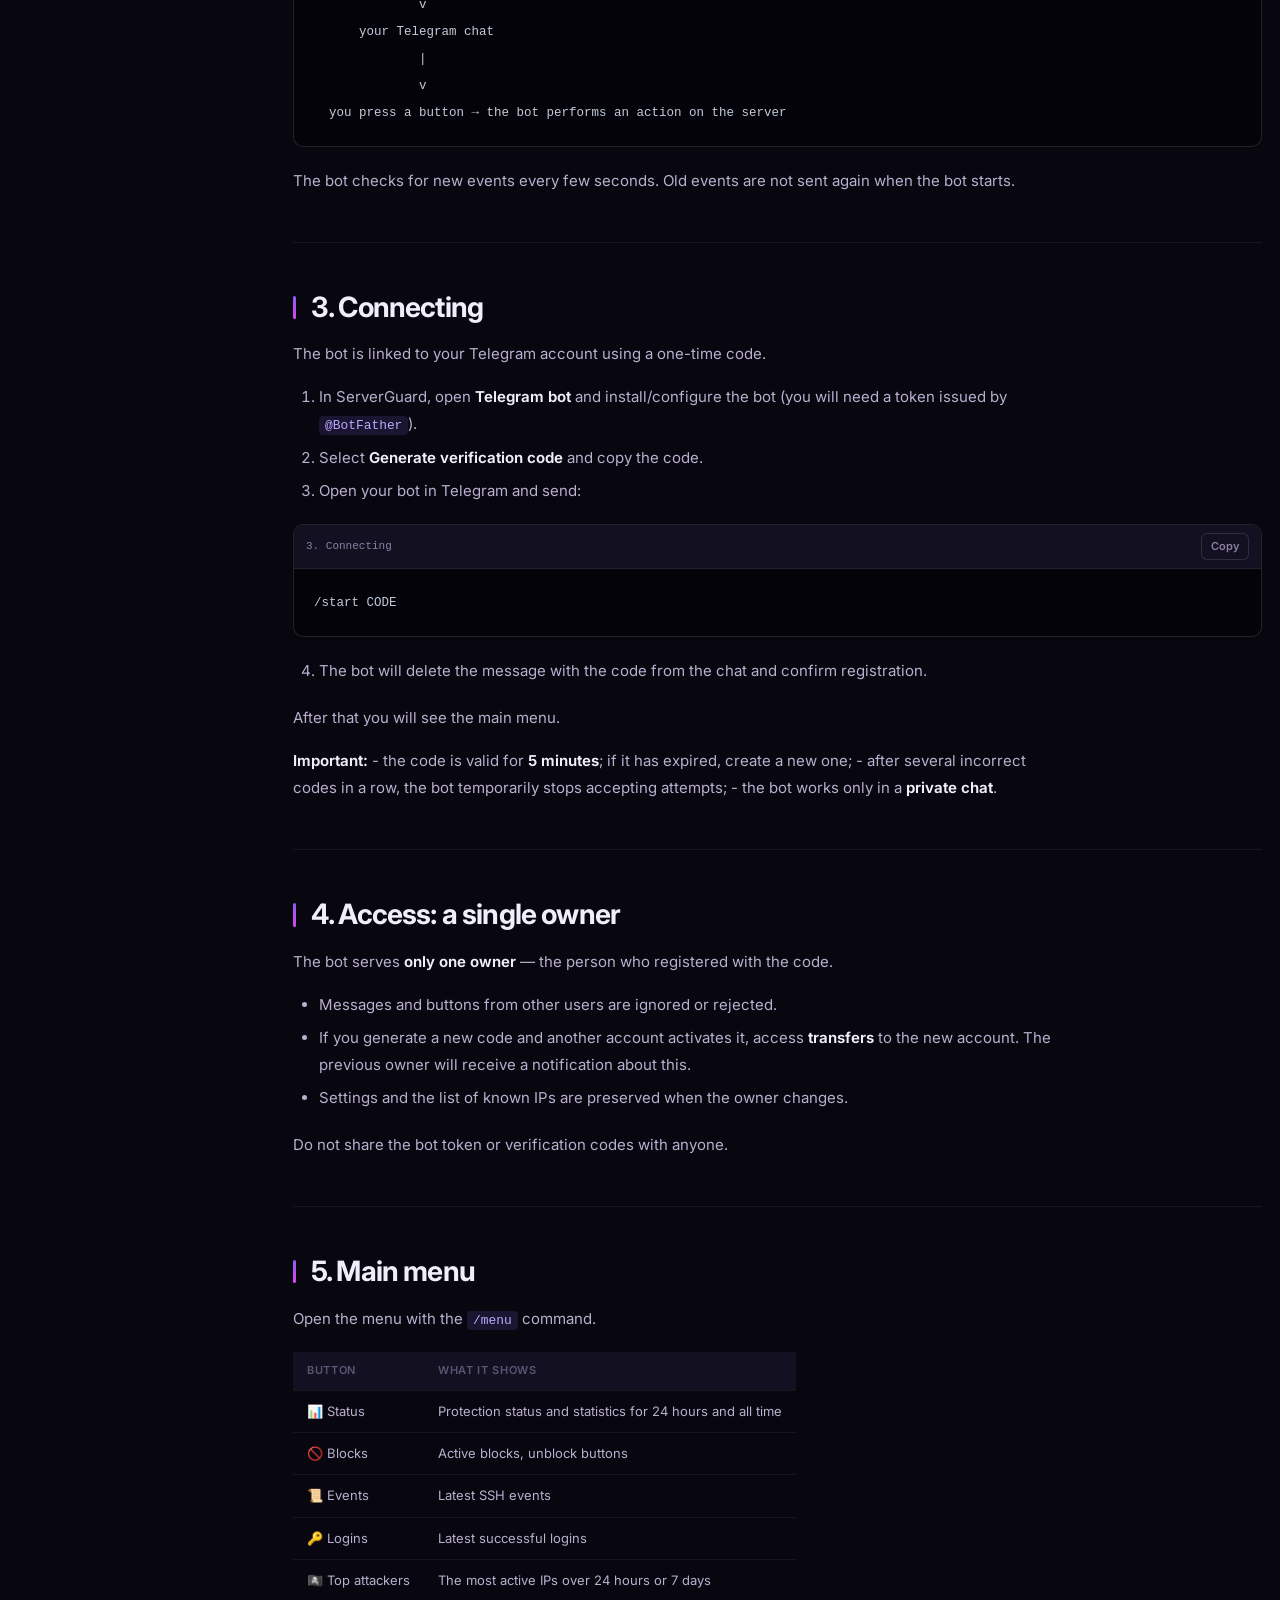
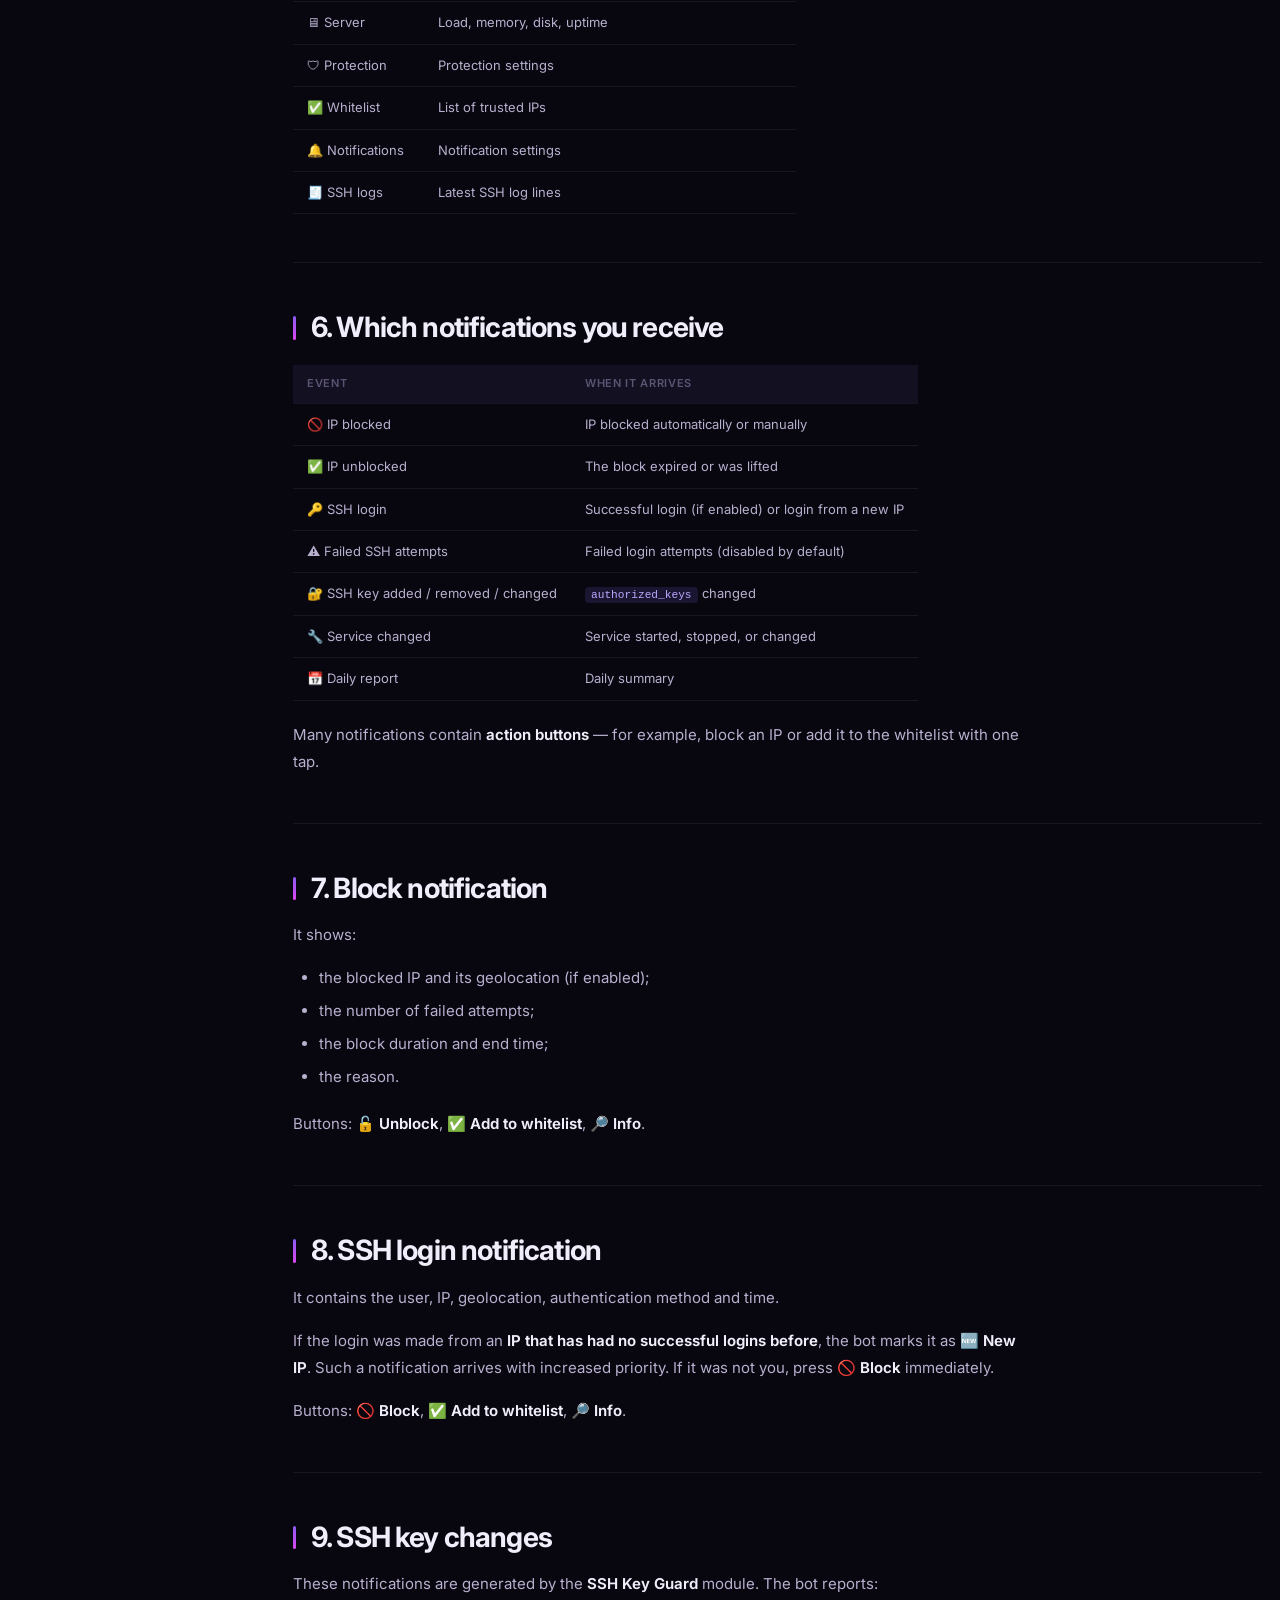
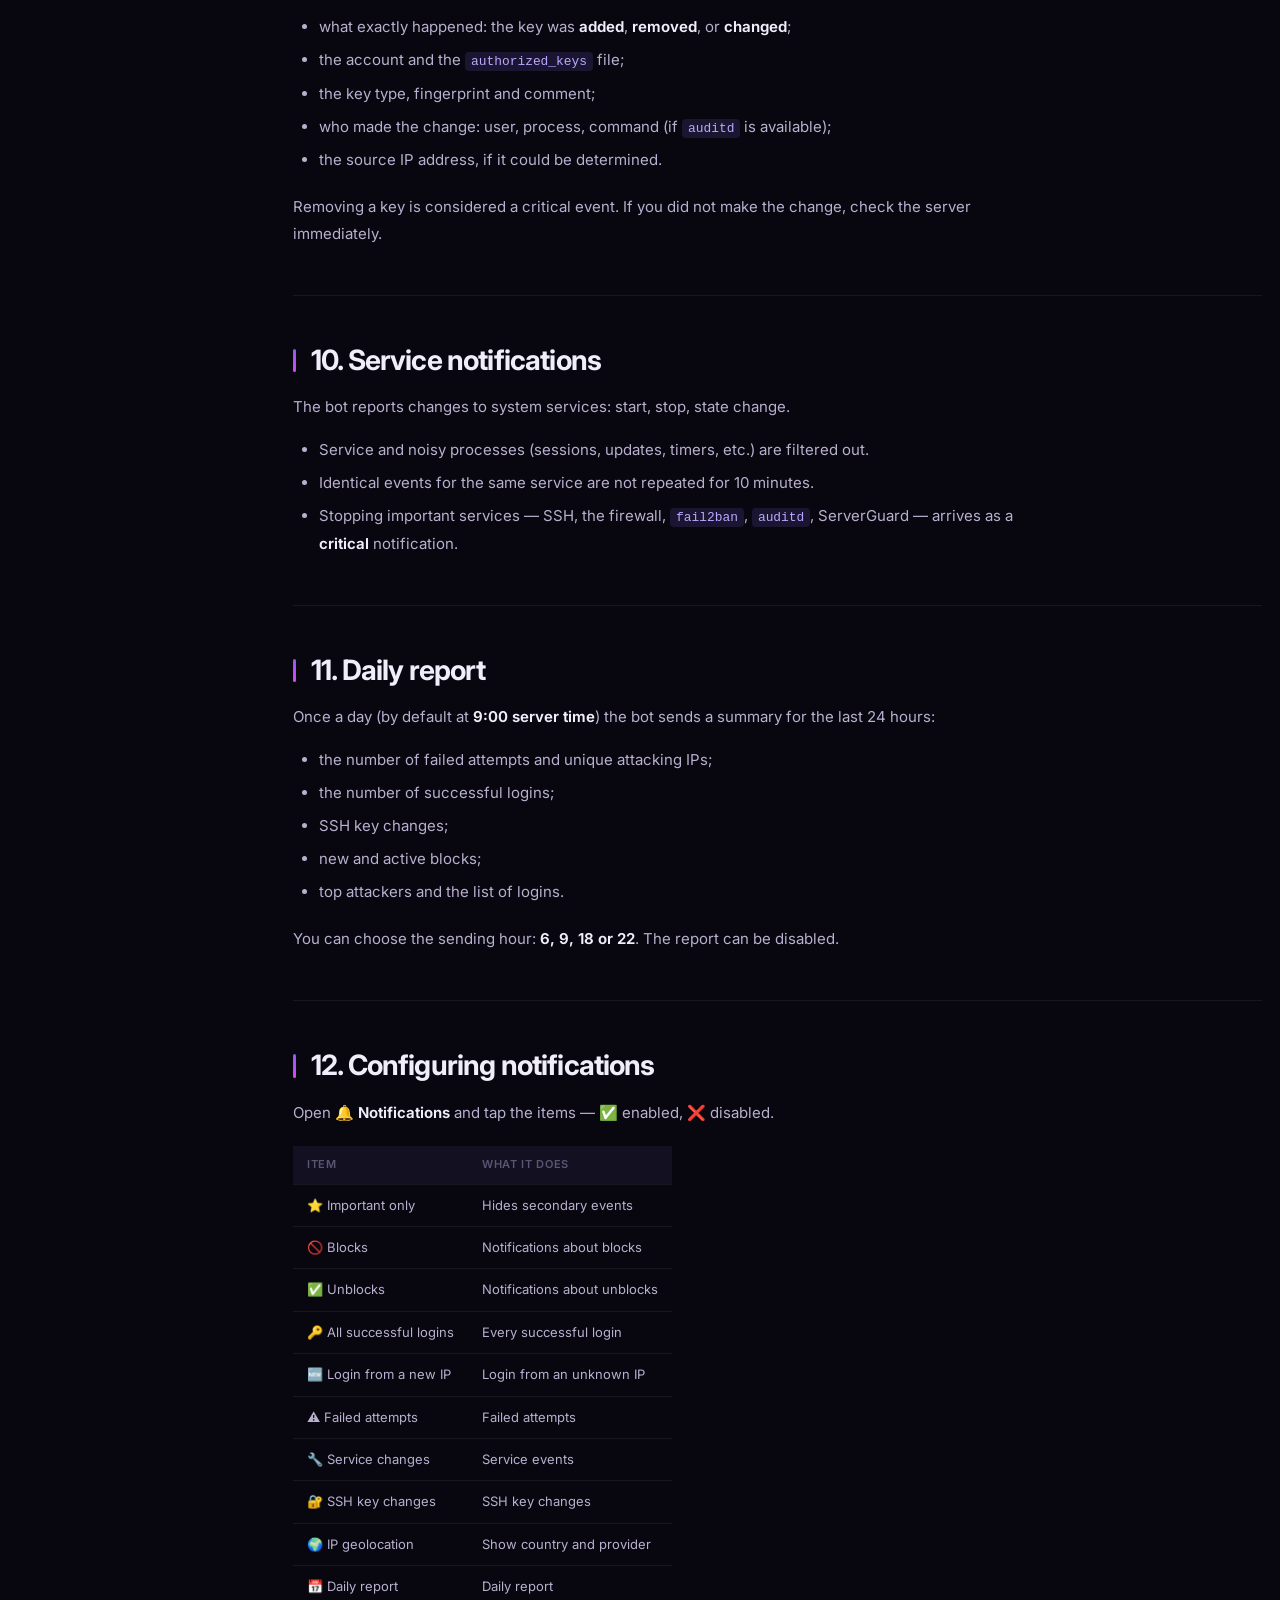
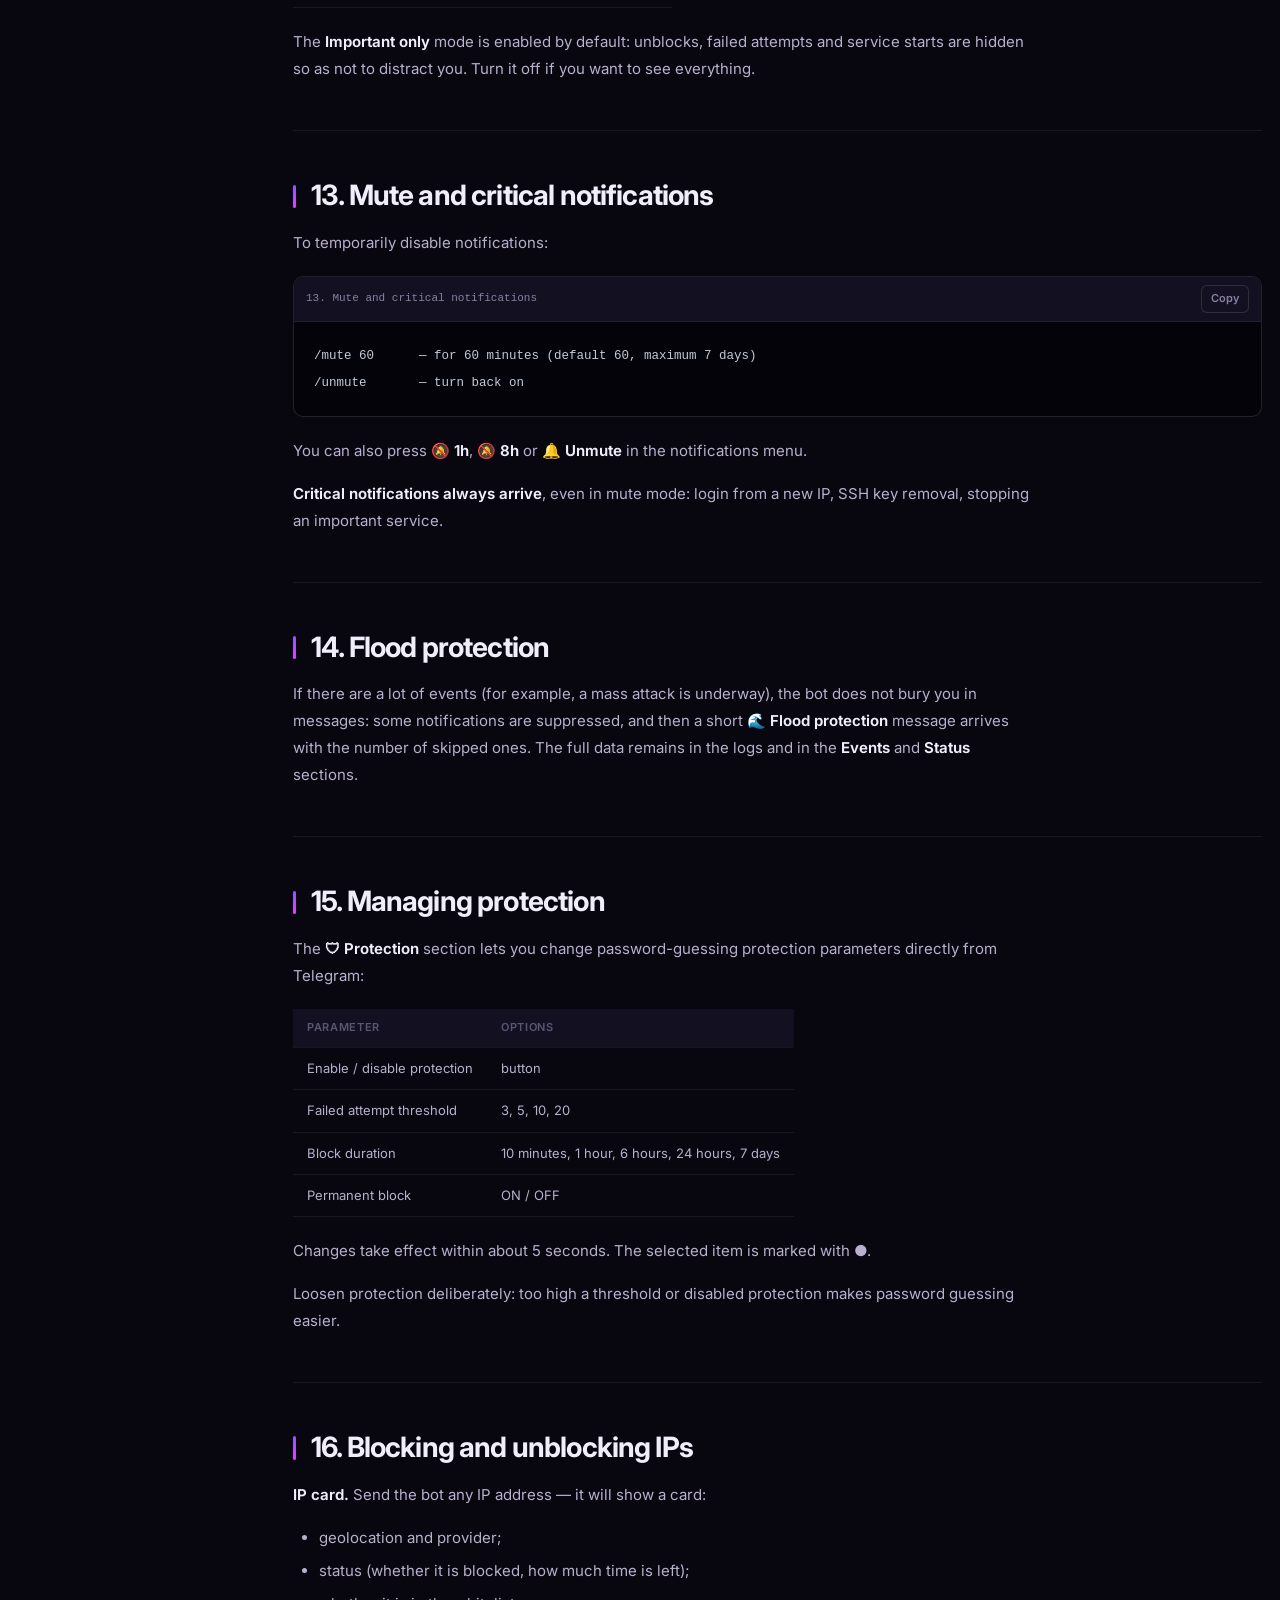
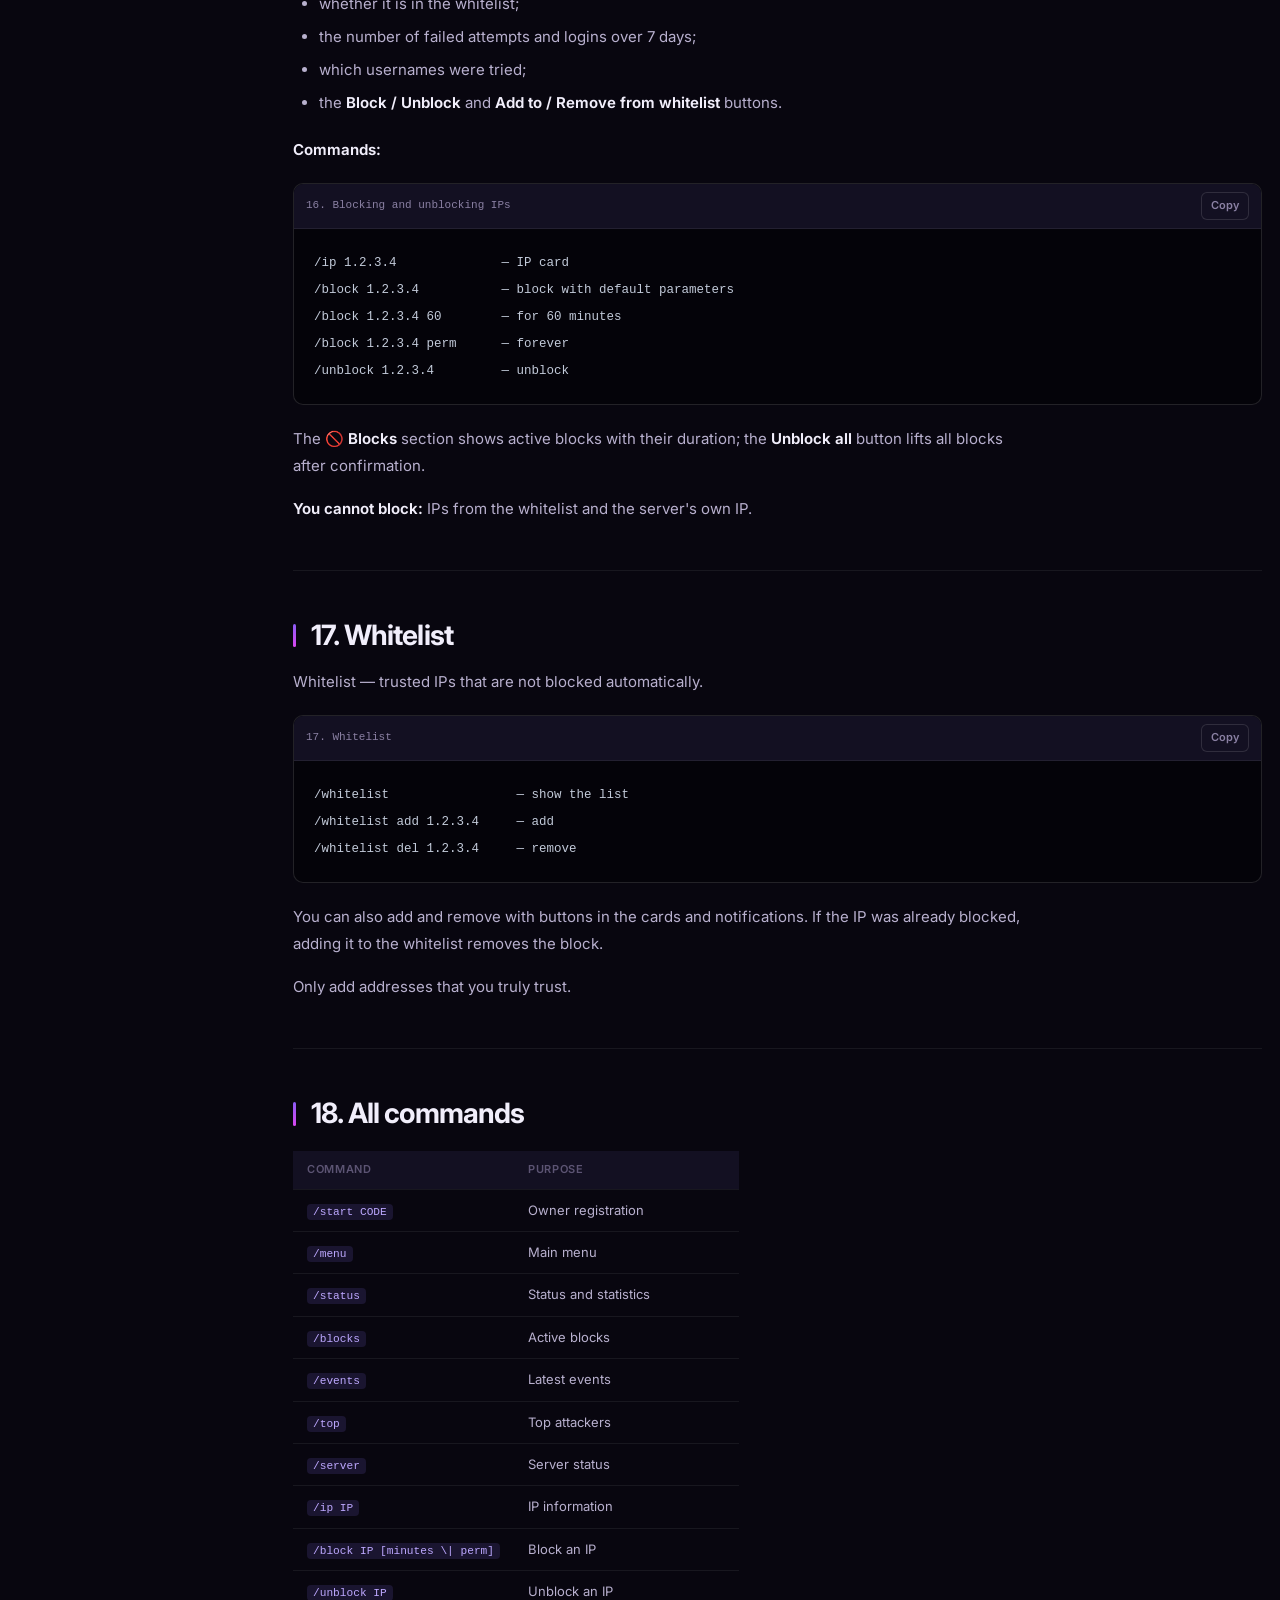
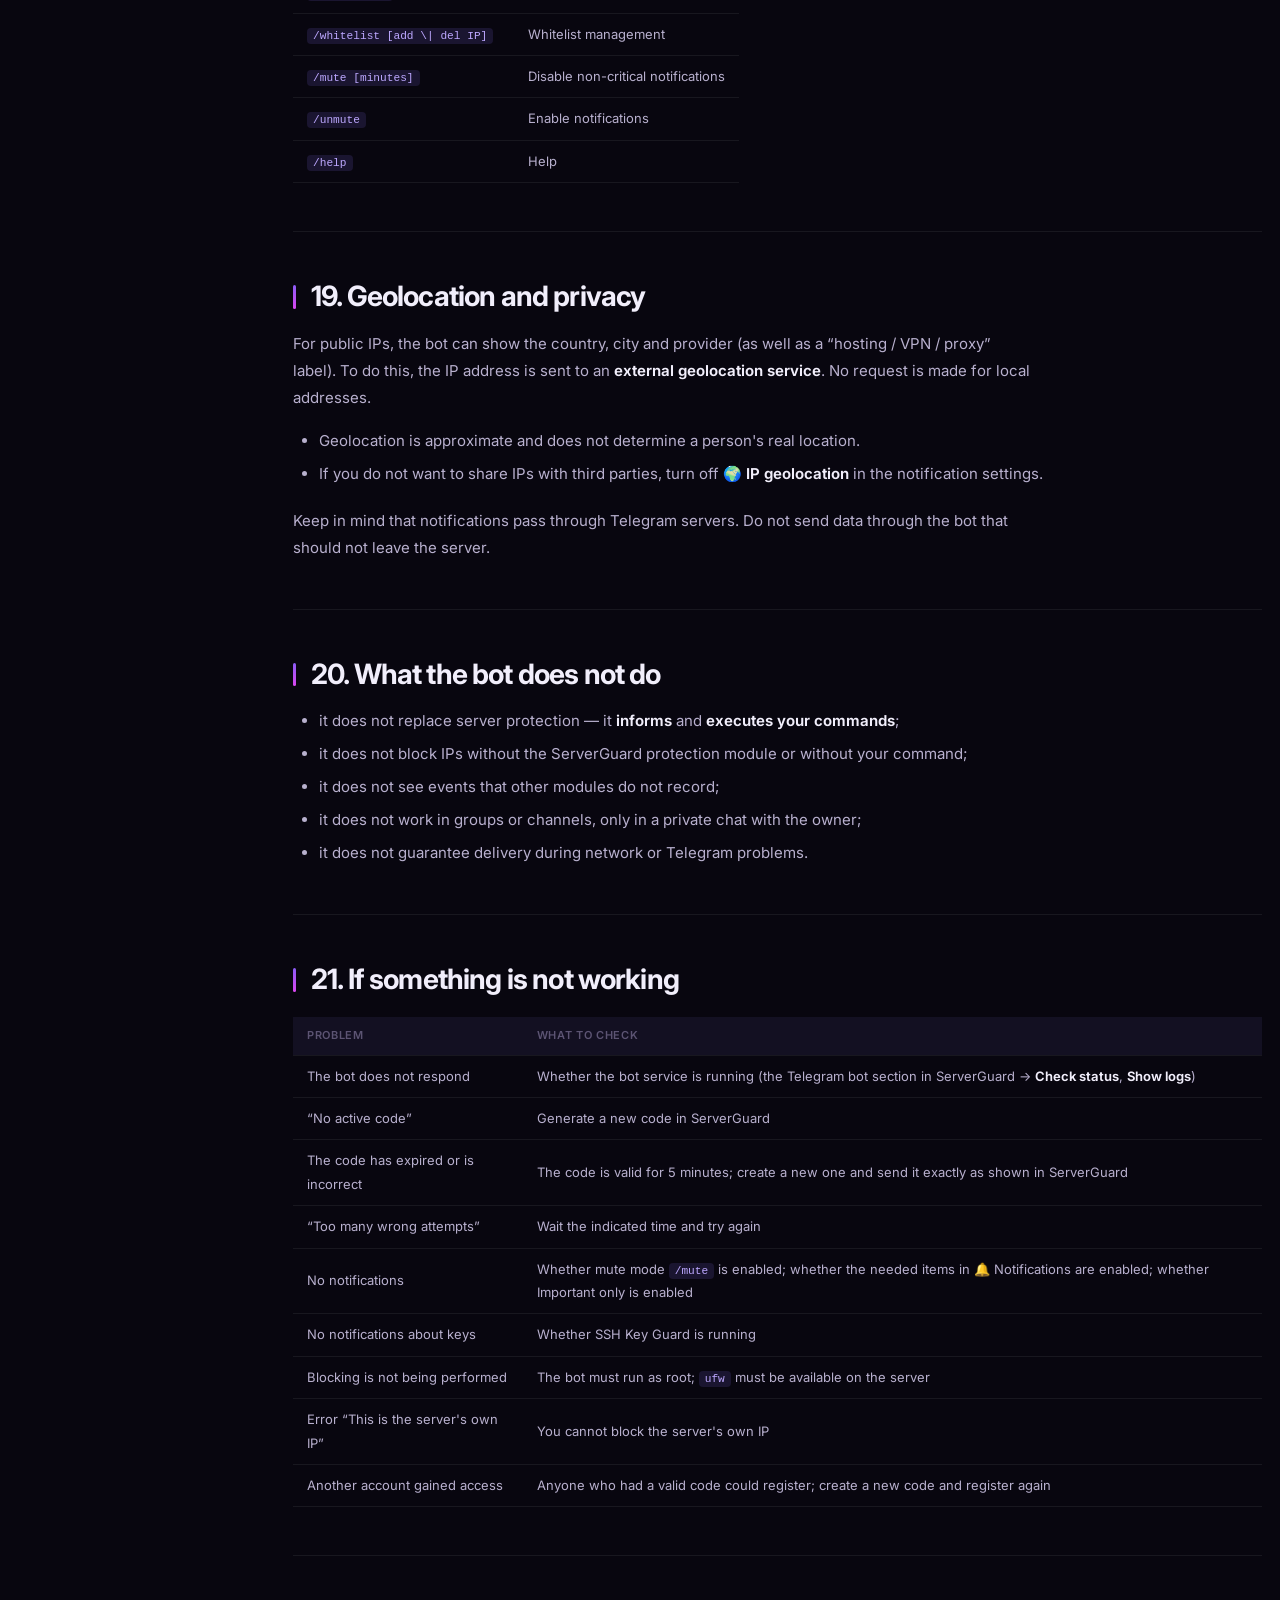
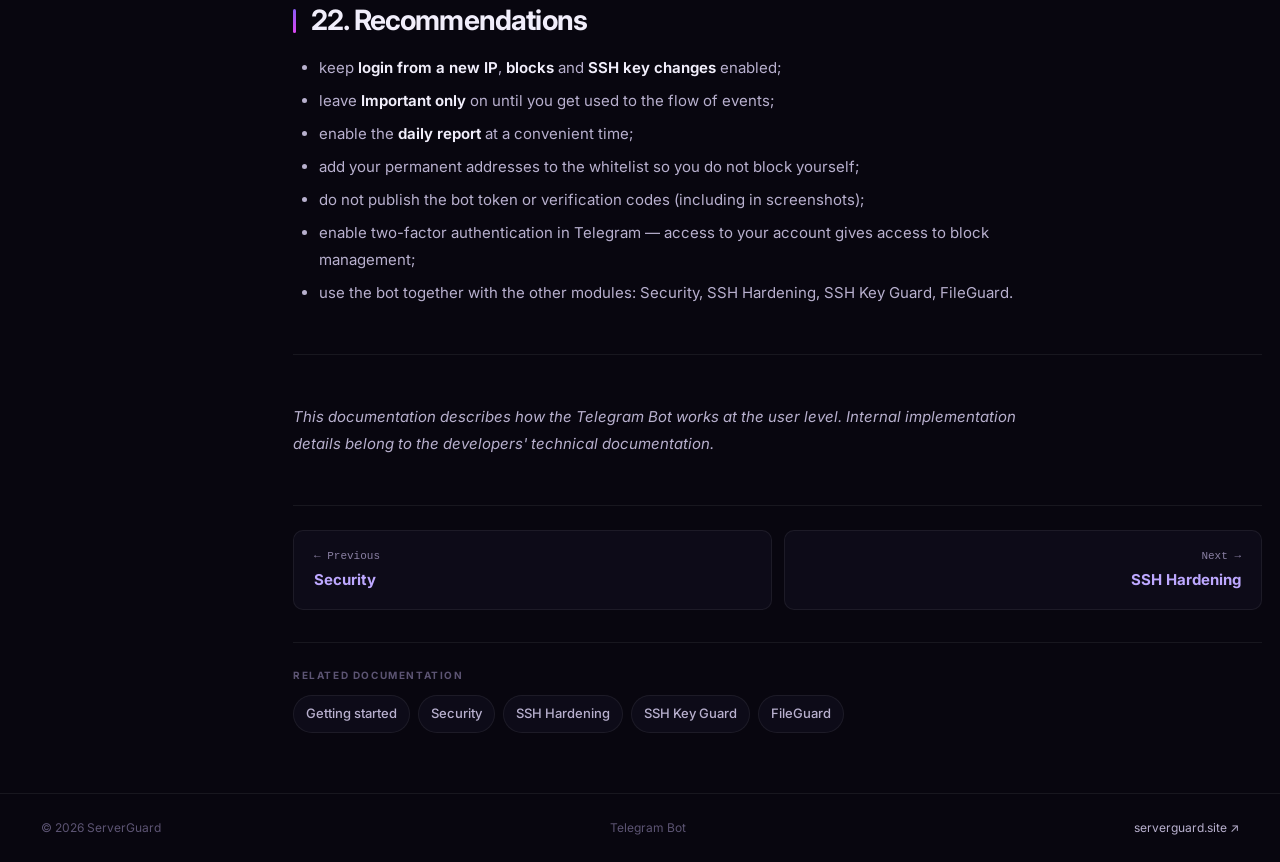
<file: documentation/telegram.html>
<!DOCTYPE html>
<html lang="en">
<head>
    <meta charset="UTF-8">
    <meta name="viewport" content="width=device-width, initial-scale=1.0">
    <meta name="description" content="ServerGuard Telegram Bot — module documentation.">
    <meta name="theme-color" content="#080b12">
    <title>ServerGuard — Telegram Bot</title>
    <link rel="preconnect" href="https://fonts.googleapis.com">
    <link rel="preconnect" href="https://fonts.gstatic.com" crossorigin>
    <link rel="stylesheet" href="https://fonts.googleapis.com/css2?family=Inter:wght@400;500;600;700;800&display=swap">
    <link rel="stylesheet" href="../css/tokens.css">
    <link rel="stylesheet" href="../css/components.css">
    <link rel="stylesheet" href="css/style.css">
    <link rel="stylesheet" href="css/module.css">
    <link rel="stylesheet" href="../css/downloads.css">
</head>
<body>

<a class="skip-link" href="#docsMain">
    Skip to content
</a>

<!-- =========================================================
     ICON SPRITE
========================================================= -->

<svg class="sr-only" aria-hidden="true" focusable="false">
    <symbol id="i-shield" viewBox="0 0 24 24"><path d="M12 3l7 3v5c0 4.4-3 7.5-7 9-4-1.5-7-4.6-7-9V6z"/></symbol>
    <symbol id="i-shield-check" viewBox="0 0 24 24"><path d="M12 3l7 3v5c0 4.4-3 7.5-7 9-4-1.5-7-4.6-7-9V6z"/><path d="M9 12l2 2 4-4"/></symbol>
    <symbol id="i-book" viewBox="0 0 24 24"><path d="M4 5a2 2 0 0 1 2-2h13v16H6a2 2 0 0 0-2 2z"/><path d="M4 19a2 2 0 0 0 2 2h13"/></symbol>
    <symbol id="i-search" viewBox="0 0 24 24"><circle cx="11" cy="11" r="7"/><path d="M20 20l-3.6-3.6"/></symbol>
    <symbol id="i-help" viewBox="0 0 24 24"><circle cx="12" cy="12" r="9"/><path d="M9.5 9.5a2.5 2.5 0 1 1 3.4 2.3c-.8.4-1.1.9-1.1 1.7M12 16.5h.01"/></symbol>
    <symbol id="i-external" viewBox="0 0 24 24"><path d="M14 4h6v6M20 4l-8 8M18 14v5a1 1 0 0 1-1 1H5a1 1 0 0 1-1-1V7a1 1 0 0 1 1-1h5"/></symbol>
    <symbol id="i-arrow-left" viewBox="0 0 24 24"><path d="M19 12H5M11 6l-6 6 6 6"/></symbol>
    <symbol id="i-menu" viewBox="0 0 24 24"><path d="M4 7h16M4 12h16M4 17h16"/></symbol>
    <symbol id="i-x" viewBox="0 0 24 24"><path d="M6 6l12 12M18 6L6 18"/></symbol>
    <symbol id="i-folder" viewBox="0 0 24 24"><path d="M3 7a2 2 0 0 1 2-2h4l2 2h8a2 2 0 0 1 2 2v8a2 2 0 0 1-2 2H5a2 2 0 0 1-2-2z"/></symbol>
    <symbol id="i-zap" viewBox="0 0 24 24"><path d="M13 2L4 14h7l-1 8 9-12h-7z"/></symbol>
    <symbol id="i-send" viewBox="0 0 24 24"><path d="M21 3L10.5 13.5"/><path d="M21 3l-7 18-3.5-7.5L3 10z"/></symbol>
    <symbol id="i-sliders" viewBox="0 0 24 24"><path d="M5 8h6M15 8h4M5 16h4M13 16h6"/><circle cx="13" cy="8" r="2"/><circle cx="11" cy="16" r="2"/></symbol>
    <symbol id="i-key" viewBox="0 0 24 24"><circle cx="7.5" cy="16.5" r="3.5"/><path d="M10 14L20 4M17 4h3v3"/></symbol>
    <symbol id="i-file" viewBox="0 0 24 24"><path d="M14 3H7a2 2 0 0 0-2 2v14a2 2 0 0 0 2 2h10a2 2 0 0 0 2-2V8z"/><path d="M14 3v5h5"/></symbol>
    <symbol id="i-download" viewBox="0 0 24 24"><path d="M12 3v12m0 0l-4-4m4 4l4-4M4 20h16"/></symbol>
    <symbol id="i-github" viewBox="0 0 24 24"><path d="M12 2C6.48 2 2 6.58 2 12.25c0 4.53 2.87 8.37 6.84 9.73.5.09.68-.22.68-.49v-1.7c-2.78.62-3.37-1.37-3.37-1.37-.45-1.18-1.11-1.5-1.11-1.5-.91-.64.07-.63.07-.63 1 .07 1.53 1.06 1.53 1.06.9 1.57 2.36 1.12 2.94.86.09-.67.35-1.12.63-1.38-2.22-.26-4.56-1.14-4.56-5.06 0-1.12.39-2.03 1.03-2.75-.1-.26-.45-1.3.1-2.71 0 0 .84-.28 2.75 1.05a9.36 9.36 0 0 1 5 0c1.91-1.33 2.75-1.05 2.75-1.05.55 1.41.2 2.45.1 2.71.64.72 1.03 1.63 1.03 2.75 0 3.93-2.35 4.8-4.58 5.05.36.32.68.94.68 1.9v2.82c0 .27.18.59.69.49A10.02 10.02 0 0 0 22 12.25C22 6.58 17.52 2 12 2z"/></symbol>
    <symbol id="i-check" viewBox="0 0 24 24"><path d="M5 12.5l4.5 4.5L19 7"/></symbol>
    <symbol id="i-server" viewBox="0 0 24 24"><rect x="3" y="4" width="18" height="7" rx="2"/><rect x="3" y="13" width="18" height="7" rx="2"/><path d="M7 7.5h.01M7 16.5h.01"/></symbol>
    <symbol id="i-monitor" viewBox="0 0 24 24"><rect x="3" y="4" width="18" height="12" rx="2"/><path d="M8 20h8M12 16v4"/></symbol>
    <symbol id="i-terminal" viewBox="0 0 24 24"><rect x="3" y="4" width="18" height="16" rx="2"/><path d="M7 9l3 3-3 3M13 15h4"/></symbol>
</svg>

<header class="topbar">
    <div class="topbar-inner">
        <a href="../index.html" class="brand" aria-label="ServerGuard home">
            <span class="brand-icon">
                <svg class="icon" aria-hidden="true"><use href="#i-shield-check"></use></svg>
            </span>
            <span class="brand-word">Server<span>Guard</span></span>
        </a>
        <nav class="topbar-nav" aria-label="Primary">
            <a href="../index.html">Home</a>
            <a href="index.html" class="is-active" aria-current="page">Documentation</a>
            <a href="https://github.com/Lukas6623/ServerGuardCode" target="_blank" rel="noopener noreferrer">GitHub</a>
        </nav>
        <div class="doc-search" role="search">
            <svg class="icon doc-search-icon" aria-hidden="true"><use href="#i-search"></use></svg>
            <input
                id="docSearch"
                class="doc-search-input"
                type="search"
                placeholder="Search documentation"
                aria-label="Search documentation"
                autocomplete="off"
                spellcheck="false"
            >
            <kbd class="doc-search-kbd" aria-hidden="true">/</kbd>
            <div class="doc-search-results" id="docSearchResults" hidden></div>
        </div>
        <div class="topbar-actions">
            <a href="https://t.me/ServerGuardSupport" class="help-button" target="_blank" rel="noopener noreferrer">
                <svg class="icon" aria-hidden="true"><use href="#i-help"></use></svg>
                Help
            </a>
            <a href="../index.html#download" class="btn btn-primary topbar-download" data-download-dialog aria-haspopup="dialog" aria-controls="downloadDialog">
                <svg class="icon" aria-hidden="true"><use href="#i-download"></use></svg>
                Download
            </a>
            <button
                class="mobile-menu-button"
                id="mobileMenuButton"
                aria-label="Open documentation menu"
                aria-controls="sidebar"
                aria-expanded="false"
            >
                <svg class="icon icon-menu" aria-hidden="true"><use href="#i-menu"></use></svg>
                <svg class="icon icon-close" aria-hidden="true"><use href="#i-x"></use></svg>
            </button>
        </div>
    </div>
</header>

<div class="module-layout">


        <aside class="sidebar" id="sidebar">

        <div class="sidebar-header">
            <div class="sidebar-label">SERVERGUARD</div>
            <div class="sidebar-title">Documentation</div>
        </div>

        <nav class="sidebar-nav" aria-label="Documentation">
            <div class="sidebar-group">
                <span class="sidebar-group-title">Getting started</span>
                <div class="sidebar-links">
                    <a href="index.html"><span><svg class="icon" aria-hidden="true"><use href="#i-book"></use></svg></span>Testing Guide</a>
                </div>
            </div>
            <div class="sidebar-group">
                <span class="sidebar-group-title">Security</span>
                <div class="sidebar-links">
                    <a href="security.html"><span><svg class="icon" aria-hidden="true"><use href="#i-zap"></use></svg></span>Security</a>
                    <a href="hardening.html"><span><svg class="icon" aria-hidden="true"><use href="#i-sliders"></use></svg></span>SSH Hardening</a>
                    <a href="sshkeys.html"><span><svg class="icon" aria-hidden="true"><use href="#i-key"></use></svg></span>SSH Key Guard</a>
                    <a href="fileguard.html"><span><svg class="icon" aria-hidden="true"><use href="#i-file"></use></svg></span>FileGuard</a>
                </div>
            </div>
            <div class="sidebar-group">
                <span class="sidebar-group-title">Integrations</span>
                <div class="sidebar-links">
                    <a class="active" aria-current="page" href="telegram.html"><span><svg class="icon" aria-hidden="true"><use href="#i-send"></use></svg></span>Telegram Bot</a>
                </div>
            </div>
            <div class="sidebar-group">
                <span class="sidebar-group-title">Reference</span>
                <div class="sidebar-links">
                    <a href="../index.html"><span><svg class="icon" aria-hidden="true"><use href="#i-external"></use></svg></span>Main website</a>
                    <a href="https://github.com/Lukas6623/ServerGuardCode" target="_blank" rel="noopener noreferrer"><span><svg class="icon icon-fill" aria-hidden="true"><use href="#i-github"></use></svg></span>GitHub</a>
                    <a href="https://t.me/ServerGuardSupport" target="_blank" rel="noopener noreferrer"><span><svg class="icon" aria-hidden="true"><use href="#i-help"></use></svg></span>Support</a>
                </div>
            </div>
        </nav>

        <div class="sidebar-footer">
            <div class="status-dot"></div>
            ServerGuard Documentation
        </div>

    </aside>

    <main class="module-content" id="docsMain">

        <div class="module-head">
            <nav class="breadcrumb" aria-label="Breadcrumb">
                <a href="../index.html">ServerGuard</a>
                <span class="sep" aria-hidden="true">/</span>
                <a href="index.html">Documentation</a>
                <span class="sep" aria-hidden="true">/</span>
                <span aria-current="page">Telegram Bot</span>
            </nav>
            <div class="eyebrow">MODULE 02 / TELEGRAM BOT</div>
            <h1>Telegram Bot</h1>
            <p>Security notifications and protection management from Telegram.</p>

            <ul class="module-meta">
                <li class="chip"><svg class="icon" aria-hidden="true"><use href="#i-server"></use></svg>Linux server</li>
                <li class="chip"><svg class="icon" aria-hidden="true"><use href="#i-terminal"></use></svg><code>telegram</code></li>
            </ul>
        </div>

        <!-- ================= INSERT DOCUMENTATION BELOW =================
             Allowed tags: h2, h3, p, ul/ol, pre>code, blockquote, table, img, hr.
             The table of contents on the right is built automatically from h2 and h3. -->
        <article class="doc-article">
<p><strong>Telegram Bot</strong> — a ServerGuard module that sends you notifications about security events on your server in Telegram and lets you manage protection directly from the chat: block and unblock IPs, change settings, view statistics and server status.</p>
<blockquote>
<p>The bot runs on your Linux server and accesses data from other ServerGuard modules. You do not need to open the desktop application for this.</p>
</blockquote>
<hr />
<h2>1. What the bot can do</h2>
<ul>
<li>notifications about <strong>IP blocking and unblocking</strong>;</li>
<li>notifications about <strong>SSH logins</strong>, including logins from a new IP;</li>
<li>notifications about <strong>failed login attempts</strong> (optional);</li>
<li>notifications about <strong>SSH key changes</strong> (SSH Key Guard);</li>
<li>notifications about <strong>system service changes</strong>;</li>
<li>a <strong>daily report</strong>;</li>
<li>management of blocks and the whitelist (whitelist);</li>
<li>configuring the threshold and block duration;</li>
<li>server status and the latest SSH log lines;</li>
<li>an inline button menu and commands.</li>
</ul>
<hr />
<h2>2. How it works</h2>
<pre><code class="language-text">ServerGuard modules on the server
(brute-force protection, SSH Key Guard, service monitoring)
              |
              v
       record events
              |
              v
        Telegram Bot
              |
              v
   filters, groups, sends
              |
              v
      your Telegram chat
              |
              v
  you press a button → the bot performs an action on the server
</code></pre>
<p>The bot checks for new events every few seconds. Old events are not sent again when the bot starts.</p>
<hr />
<h2>3. Connecting</h2>
<p>The bot is linked to your Telegram account using a one-time code.</p>
<ol>
<li>In ServerGuard, open <strong>Telegram bot</strong> and install/configure the bot (you will need a token issued by <code>@BotFather</code>).</li>
<li>Select <strong>Generate verification code</strong> and copy the code.</li>
<li>Open your bot in Telegram and send:</li>
</ol>
<pre><code class="language-text">/start CODE
</code></pre>
<ol start="4">
<li>The bot will delete the message with the code from the chat and confirm registration.</li>
</ol>
<p>After that you will see the main menu.</p>
<p><strong>Important:</strong>
- the code is valid for <strong>5 minutes</strong>; if it has expired, create a new one;
- after several incorrect codes in a row, the bot temporarily stops accepting attempts;
- the bot works only in a <strong>private chat</strong>.</p>
<hr />
<h2>4. Access: a single owner</h2>
<p>The bot serves <strong>only one owner</strong> — the person who registered with the code.</p>
<ul>
<li>Messages and buttons from other users are ignored or rejected.</li>
<li>If you generate a new code and another account activates it, access <strong>transfers</strong> to the new account. The previous owner will receive a notification about this.</li>
<li>Settings and the list of known IPs are preserved when the owner changes.</li>
</ul>
<p>Do not share the bot token or verification codes with anyone.</p>
<hr />
<h2>5. Main menu</h2>
<p>Open the menu with the <code>/menu</code> command.</p>
<table>
<thead>
<tr>
<th>Button</th>
<th>What it shows</th>
</tr>
</thead>
<tbody>
<tr>
<td>📊 Status</td>
<td>Protection status and statistics for 24 hours and all time</td>
</tr>
<tr>
<td>🚫 Blocks</td>
<td>Active blocks, unblock buttons</td>
</tr>
<tr>
<td>📜 Events</td>
<td>Latest SSH events</td>
</tr>
<tr>
<td>🔑 Logins</td>
<td>Latest successful logins</td>
</tr>
<tr>
<td>🏴‍☠️ Top attackers</td>
<td>The most active IPs over 24 hours or 7 days</td>
</tr>
<tr>
<td>🖥 Server</td>
<td>Load, memory, disk, uptime</td>
</tr>
<tr>
<td>🛡 Protection</td>
<td>Protection settings</td>
</tr>
<tr>
<td>✅ Whitelist</td>
<td>List of trusted IPs</td>
</tr>
<tr>
<td>🔔 Notifications</td>
<td>Notification settings</td>
</tr>
<tr>
<td>🧾 SSH logs</td>
<td>Latest SSH log lines</td>
</tr>
</tbody>
</table>
<hr />
<h2>6. Which notifications you receive</h2>
<table>
<thead>
<tr>
<th>Event</th>
<th>When it arrives</th>
</tr>
</thead>
<tbody>
<tr>
<td>🚫 IP blocked</td>
<td>IP blocked automatically or manually</td>
</tr>
<tr>
<td>✅ IP unblocked</td>
<td>The block expired or was lifted</td>
</tr>
<tr>
<td>🔑 SSH login</td>
<td>Successful login (if enabled) or login from a new IP</td>
</tr>
<tr>
<td>⚠️ Failed SSH attempts</td>
<td>Failed login attempts (disabled by default)</td>
</tr>
<tr>
<td>🔐 SSH key added / removed / changed</td>
<td><code>authorized_keys</code> changed</td>
</tr>
<tr>
<td>🔧 Service changed</td>
<td>Service started, stopped, or changed</td>
</tr>
<tr>
<td>📅 Daily report</td>
<td>Daily summary</td>
</tr>
</tbody>
</table>
<p>Many notifications contain <strong>action buttons</strong> — for example, block an IP or add it to the whitelist with one tap.</p>
<hr />
<h2>7. Block notification</h2>
<p>It shows:</p>
<ul>
<li>the blocked IP and its geolocation (if enabled);</li>
<li>the number of failed attempts;</li>
<li>the block duration and end time;</li>
<li>the reason.</li>
</ul>
<p>Buttons: <strong>🔓 Unblock</strong>, <strong>✅ Add to whitelist</strong>, <strong>🔎 Info</strong>.</p>
<hr />
<h2>8. SSH login notification</h2>
<p>It contains the user, IP, geolocation, authentication method and time.</p>
<p>If the login was made from an <strong>IP that has had no successful logins before</strong>, the bot marks it as <strong>🆕 New IP</strong>. Such a notification arrives with increased priority. If it was not you, press <strong>🚫 Block</strong> immediately.</p>
<p>Buttons: <strong>🚫 Block</strong>, <strong>✅ Add to whitelist</strong>, <strong>🔎 Info</strong>.</p>
<hr />
<h2>9. SSH key changes</h2>
<p>These notifications are generated by the <strong>SSH Key Guard</strong> module. The bot reports:</p>
<ul>
<li>what exactly happened: the key was <strong>added</strong>, <strong>removed</strong>, or <strong>changed</strong>;</li>
<li>the account and the <code>authorized_keys</code> file;</li>
<li>the key type, fingerprint and comment;</li>
<li>who made the change: user, process, command (if <code>auditd</code> is available);</li>
<li>the source IP address, if it could be determined.</li>
</ul>
<p>Removing a key is considered a critical event. If you did not make the change, check the server immediately.</p>
<hr />
<h2>10. Service notifications</h2>
<p>The bot reports changes to system services: start, stop, state change.</p>
<ul>
<li>Service and noisy processes (sessions, updates, timers, etc.) are filtered out.</li>
<li>Identical events for the same service are not repeated for 10 minutes.</li>
<li>Stopping important services — SSH, the firewall, <code>fail2ban</code>, <code>auditd</code>, ServerGuard — arrives as a <strong>critical</strong> notification.</li>
</ul>
<hr />
<h2>11. Daily report</h2>
<p>Once a day (by default at <strong>9:00 server time</strong>) the bot sends a summary for the last 24 hours:</p>
<ul>
<li>the number of failed attempts and unique attacking IPs;</li>
<li>the number of successful logins;</li>
<li>SSH key changes;</li>
<li>new and active blocks;</li>
<li>top attackers and the list of logins.</li>
</ul>
<p>You can choose the sending hour: <strong>6, 9, 18 or 22</strong>. The report can be disabled.</p>
<hr />
<h2>12. Configuring notifications</h2>
<p>Open <strong>🔔 Notifications</strong> and tap the items — ✅ enabled, ❌ disabled.</p>
<table>
<thead>
<tr>
<th>Item</th>
<th>What it does</th>
</tr>
</thead>
<tbody>
<tr>
<td>⭐ Important only</td>
<td>Hides secondary events</td>
</tr>
<tr>
<td>🚫 Blocks</td>
<td>Notifications about blocks</td>
</tr>
<tr>
<td>✅ Unblocks</td>
<td>Notifications about unblocks</td>
</tr>
<tr>
<td>🔑 All successful logins</td>
<td>Every successful login</td>
</tr>
<tr>
<td>🆕 Login from a new IP</td>
<td>Login from an unknown IP</td>
</tr>
<tr>
<td>⚠️ Failed attempts</td>
<td>Failed attempts</td>
</tr>
<tr>
<td>🔧 Service changes</td>
<td>Service events</td>
</tr>
<tr>
<td>🔐 SSH key changes</td>
<td>SSH key changes</td>
</tr>
<tr>
<td>🌍 IP geolocation</td>
<td>Show country and provider</td>
</tr>
<tr>
<td>📅 Daily report</td>
<td>Daily report</td>
</tr>
</tbody>
</table>
<p>The <strong>Important only</strong> mode is enabled by default: unblocks, failed attempts and service starts are hidden so as not to distract you. Turn it off if you want to see everything.</p>
<hr />
<h2>13. Mute and critical notifications</h2>
<p>To temporarily disable notifications:</p>
<pre><code class="language-text">/mute 60      — for 60 minutes (default 60, maximum 7 days)
/unmute       — turn back on
</code></pre>
<p>You can also press <strong>🔕 1h</strong>, <strong>🔕 8h</strong> or <strong>🔔 Unmute</strong> in the notifications menu.</p>
<p><strong>Critical notifications always arrive</strong>, even in mute mode: login from a new IP, SSH key removal, stopping an important service.</p>
<hr />
<h2>14. Flood protection</h2>
<p>If there are a lot of events (for example, a mass attack is underway), the bot does not bury you in messages: some notifications are suppressed, and then a short <strong>🌊 Flood protection</strong> message arrives with the number of skipped ones. The full data remains in the logs and in the <strong>Events</strong> and <strong>Status</strong> sections.</p>
<hr />
<h2>15. Managing protection</h2>
<p>The <strong>🛡 Protection</strong> section lets you change password-guessing protection parameters directly from Telegram:</p>
<table>
<thead>
<tr>
<th>Parameter</th>
<th>Options</th>
</tr>
</thead>
<tbody>
<tr>
<td>Enable / disable protection</td>
<td>button</td>
</tr>
<tr>
<td>Failed attempt threshold</td>
<td>3, 5, 10, 20</td>
</tr>
<tr>
<td>Block duration</td>
<td>10 minutes, 1 hour, 6 hours, 24 hours, 7 days</td>
</tr>
<tr>
<td>Permanent block</td>
<td>ON / OFF</td>
</tr>
</tbody>
</table>
<p>Changes take effect within about 5 seconds. The selected item is marked with ●.</p>
<p>Loosen protection deliberately: too high a threshold or disabled protection makes password guessing easier.</p>
<hr />
<h2>16. Blocking and unblocking IPs</h2>
<p><strong>IP card.</strong> Send the bot any IP address — it will show a card:</p>
<ul>
<li>geolocation and provider;</li>
<li>status (whether it is blocked, how much time is left);</li>
<li>whether it is in the whitelist;</li>
<li>the number of failed attempts and logins over 7 days;</li>
<li>which usernames were tried;</li>
<li>the <strong>Block / Unblock</strong> and <strong>Add to / Remove from whitelist</strong> buttons.</li>
</ul>
<p><strong>Commands:</strong></p>
<pre><code class="language-text">/ip 1.2.3.4              — IP card
/block 1.2.3.4           — block with default parameters
/block 1.2.3.4 60        — for 60 minutes
/block 1.2.3.4 perm      — forever
/unblock 1.2.3.4         — unblock
</code></pre>
<p>The <strong>🚫 Blocks</strong> section shows active blocks with their duration; the <strong>Unblock all</strong> button lifts all blocks after confirmation.</p>
<p><strong>You cannot block:</strong> IPs from the whitelist and the server's own IP.</p>
<hr />
<h2>17. Whitelist</h2>
<p>Whitelist — trusted IPs that are not blocked automatically.</p>
<pre><code class="language-text">/whitelist                 — show the list
/whitelist add 1.2.3.4     — add
/whitelist del 1.2.3.4     — remove
</code></pre>
<p>You can also add and remove with buttons in the cards and notifications. If the IP was already blocked, adding it to the whitelist removes the block.</p>
<p>Only add addresses that you truly trust.</p>
<hr />
<h2>18. All commands</h2>
<table>
<thead>
<tr>
<th>Command</th>
<th>Purpose</th>
</tr>
</thead>
<tbody>
<tr>
<td><code>/start CODE</code></td>
<td>Owner registration</td>
</tr>
<tr>
<td><code>/menu</code></td>
<td>Main menu</td>
</tr>
<tr>
<td><code>/status</code></td>
<td>Status and statistics</td>
</tr>
<tr>
<td><code>/blocks</code></td>
<td>Active blocks</td>
</tr>
<tr>
<td><code>/events</code></td>
<td>Latest events</td>
</tr>
<tr>
<td><code>/top</code></td>
<td>Top attackers</td>
</tr>
<tr>
<td><code>/server</code></td>
<td>Server status</td>
</tr>
<tr>
<td><code>/ip IP</code></td>
<td>IP information</td>
</tr>
<tr>
<td><code>/block IP [minutes \| perm]</code></td>
<td>Block an IP</td>
</tr>
<tr>
<td><code>/unblock IP</code></td>
<td>Unblock an IP</td>
</tr>
<tr>
<td><code>/whitelist [add \| del IP]</code></td>
<td>Whitelist management</td>
</tr>
<tr>
<td><code>/mute [minutes]</code></td>
<td>Disable non-critical notifications</td>
</tr>
<tr>
<td><code>/unmute</code></td>
<td>Enable notifications</td>
</tr>
<tr>
<td><code>/help</code></td>
<td>Help</td>
</tr>
</tbody>
</table>
<hr />
<h2>19. Geolocation and privacy</h2>
<p>For public IPs, the bot can show the country, city and provider (as well as a “hosting / VPN / proxy” label). To do this, the IP address is sent to an <strong>external geolocation service</strong>. No request is made for local addresses.</p>
<ul>
<li>Geolocation is approximate and does not determine a person's real location.</li>
<li>If you do not want to share IPs with third parties, turn off <strong>🌍 IP geolocation</strong> in the notification settings.</li>
</ul>
<p>Keep in mind that notifications pass through Telegram servers. Do not send data through the bot that should not leave the server.</p>
<hr />
<h2>20. What the bot does not do</h2>
<ul>
<li>it does not replace server protection — it <strong>informs</strong> and <strong>executes your commands</strong>;</li>
<li>it does not block IPs without the ServerGuard protection module or without your command;</li>
<li>it does not see events that other modules do not record;</li>
<li>it does not work in groups or channels, only in a private chat with the owner;</li>
<li>it does not guarantee delivery during network or Telegram problems.</li>
</ul>
<hr />
<h2>21. If something is not working</h2>
<table>
<thead>
<tr>
<th>Problem</th>
<th>What to check</th>
</tr>
</thead>
<tbody>
<tr>
<td>The bot does not respond</td>
<td>Whether the bot service is running (the Telegram bot section in ServerGuard → <strong>Check status</strong>, <strong>Show logs</strong>)</td>
</tr>
<tr>
<td>“No active code”</td>
<td>Generate a new code in ServerGuard</td>
</tr>
<tr>
<td>The code has expired or is incorrect</td>
<td>The code is valid for 5 minutes; create a new one and send it exactly as shown in ServerGuard</td>
</tr>
<tr>
<td>“Too many wrong attempts”</td>
<td>Wait the indicated time and try again</td>
</tr>
<tr>
<td>No notifications</td>
<td>Whether mute mode <code>/mute</code> is enabled; whether the needed items in 🔔 Notifications are enabled; whether Important only is enabled</td>
</tr>
<tr>
<td>No notifications about keys</td>
<td>Whether SSH Key Guard is running</td>
</tr>
<tr>
<td>Blocking is not being performed</td>
<td>The bot must run as root; <code>ufw</code> must be available on the server</td>
</tr>
<tr>
<td>Error “This is the server's own IP”</td>
<td>You cannot block the server's own IP</td>
</tr>
<tr>
<td>Another account gained access</td>
<td>Anyone who had a valid code could register; create a new code and register again</td>
</tr>
</tbody>
</table>
<hr />
<h2>22. Recommendations</h2>
<ul>
<li>keep <strong>login from a new IP</strong>, <strong>blocks</strong> and <strong>SSH key changes</strong> enabled;</li>
<li>leave <strong>Important only</strong> on until you get used to the flow of events;</li>
<li>enable the <strong>daily report</strong> at a convenient time;</li>
<li>add your permanent addresses to the whitelist so you do not block yourself;</li>
<li>do not publish the bot token or verification codes (including in screenshots);</li>
<li>enable two-factor authentication in Telegram — access to your account gives access to block management;</li>
<li>use the bot together with the other modules: Security, SSH Hardening, SSH Key Guard, FileGuard.</li>
</ul>
<hr />
<p><em>This documentation describes how the Telegram Bot works at the user level. Internal implementation details belong to the developers' technical documentation.</em></p>
        </article>
        <!-- ================= END OF DOCUMENTATION ================= -->

        <nav class="pager">
            <a href="security.html" class="prev"><small>← Previous</small><strong>Security</strong></a>
            <a href="hardening.html" class="next"><small>Next →</small><strong>SSH Hardening</strong></a>
        </nav>

        <nav class="related" aria-label="Related documentation">
            <span class="related-title">Related documentation</span>
            <div class="related-links">
                <a href="index.html">Getting started</a>
                <a href="security.html">Security</a>
                <a href="hardening.html">SSH Hardening</a>
                <a href="sshkeys.html">SSH Key Guard</a>
                <a href="fileguard.html">FileGuard</a>
            </div>
        </nav>

    </main>

    <aside class="page-toc" id="pageToc"></aside>

</div>

<footer class="docs-footer">
    <div class="footer-inner">
        <span>© 2026 ServerGuard</span>
        <span>Telegram Bot</span>
        <a href="../index.html">serverguard.site ↗</a>
    </div>
</footer>
<dialog class="download-dialog" id="downloadDialog" aria-labelledby="downloadDialogTitle" aria-describedby="downloadDialogDescription">
    <button class="dialog-close btn btn-secondary" type="button" data-dialog-close aria-label="Close platform selection">×</button>
    <span class="eyebrow">Get started</span>
    <h2 id="downloadDialogTitle">Choose your platform</h2>
    <p id="downloadDialogDescription">Download ServerGuard for your desktop.</p>
    <div class="platform-grid">
        <a class="platform-card download-installer" aria-disabled="true" aria-describedby="windowsDownloadStatus">
            <svg class="platform-icon" viewBox="0 0 24 24" fill="currentColor" aria-hidden="true"><path d="M2 4.5 11 3v8H2zm11-1.8L22 1v10h-9zM2 13h9v8l-9-1.5zm11 0h9v10l-9-1.7z"/></svg>
            <strong>Windows</strong><span data-windows-label>Download for Windows</span>
        </a>
        <a class="platform-card" href="/downloads/linux/">
            <svg class="platform-icon icon" viewBox="0 0 24 24" aria-hidden="true"><path d="M8 10V7a4 4 0 0 1 8 0v3l3 7-3 3H8l-3-3zM9 20l-3 2m9-2 3 2M10 8h.01M14 8h.01M10 11l2 1 2-1"/></svg>
            <strong>Linux</strong><span>Ubuntu, Fedora, Arch &amp; more</span>
        </a>
    </div>
    <p class="download-status" id="windowsDownloadStatus" role="status">Checking Windows download…</p>
</dialog>

<script src="../js/download-dialog.js"></script>
<script src="../js/main.js"></script>
<script src="js/docs.js"></script>

</body>
</html>
</file>
<file: css/tokens.css>
/* =========================================================
   SERVERGUARD — SHARED DESIGN SYSTEM
   Design tokens, reset, base typography and icon system.

   Loaded by every page (landing + documentation) BEFORE the
   page-specific stylesheet. Keep this file framework-free and
   limited to genuinely shared primitives.

   Visual direction: deep near-black / dark-purple surfaces with
   bright violet + magenta accents, thin low-contrast borders and
   consistent rounded corners.
   ========================================================= */

/* =========================================================
   DESIGN TOKENS
   ========================================================= */

:root {
    color-scheme: dark;

    /* ---- Backgrounds & surfaces ------------------------ */

    --bg: #08060f;
    --bg-deep: #040309;
    --bg-elevated: #0b0917;
    --surface: #0d0b18;
    --surface-2: #131022;
    --surface-3: #1a1530;
    --surface-hover: #221b3d;

    /* ---- Text ------------------------------------------ */

    --text: #f1eefb;
    --text-primary: #f1eefb;
    --text-secondary: #b8b0ce;
    --text-muted: #8a80a3;
    --text-faint: #5c5473;

    /* ---- Borders --------------------------------------- */

    --border: rgba(255, 255, 255, 0.065);
    --border-strong: rgba(255, 255, 255, 0.12);
    --border-accent: rgba(139, 92, 246, 0.38);
    --border-accent-strong: rgba(168, 85, 247, 0.55);
    --surface-nav-active: #21152f;
    --focus-ring: #d88aff;

    /* ---- Accent (violet primary, magenta secondary) ------ */

    --accent: #8b5cf6;
    --accent-strong: #a78bfa;
    --accent-deep: #6d28d9;
    --accent-2: #d946ef;
    --accent-3: #e879f9;
    --accent-text: #bda8ff;
    --accent-soft: rgba(139, 92, 246, 0.12);
    --accent-soft-strong: rgba(139, 92, 246, 0.22);
    --accent-glow: rgba(139, 92, 246, 0.30);
    --magenta-soft: rgba(217, 70, 239, 0.12);

    --gradient-accent: linear-gradient(135deg, #8b5cf6 0%, #a855f7 46%, #d946ef 100%);
    --gradient-accent-soft: linear-gradient(135deg, rgba(139, 92, 246, 0.18), rgba(217, 70, 239, 0.12));
    --gradient-text: linear-gradient(100deg, #c4b5fd 0%, #d8b4fe 44%, #f0abfc 100%);

    /* ---- Semantic -------------------------------------- */

    --success: #4ade80;
    --success-soft: rgba(74, 222, 128, 0.10);
    --warning: #e6b45a;
    --warning-soft: rgba(230, 180, 90, 0.10);
    --danger: #f0736e;
    --danger-soft: rgba(240, 115, 110, 0.10);
    --info: #a78bfa;
    --info-soft: rgba(167, 139, 250, 0.10);

    /* ---- Typography ------------------------------------ */

    --font-sans:
        "Inter",
        ui-sans-serif,
        system-ui,
        -apple-system,
        BlinkMacSystemFont,
        "Segoe UI",
        Roboto,
        Helvetica,
        Arial,
        sans-serif;

    --font-mono:
        "SFMono-Regular",
        ui-monospace,
        "SF Mono",
        Menlo,
        Consolas,
        "Liberation Mono",
        monospace;

    --fs-xs: 12px;
    --fs-sm: 13px;
    --fs-base: 15px;
    --fs-md: 16px;
    --fs-lg: 18px;
    --fs-xl: clamp(22px, 2.2vw, 28px);
    --fs-2xl: clamp(28px, 3.4vw, 40px);
    --fs-3xl: clamp(34px, 4.6vw, 54px);

    --lh-tight: 1.12;
    --lh-snug: 1.3;
    --lh-normal: 1.65;
    --lh-relaxed: 1.8;

    /* ---- Spacing scale (4px base) ---------------------- */

    --sp-1: 4px;
    --sp-2: 8px;
    --sp-3: 12px;
    --sp-4: 16px;
    --sp-5: 20px;
    --sp-6: 24px;
    --sp-7: 32px;
    --sp-8: 40px;
    --sp-9: 48px;
    --sp-10: 64px;
    --sp-11: 80px;
    --sp-12: 110px;

    /* ---- Radii ----------------------------------------- */

    --r-xs: 4px;
    --r-sm: 6px;
    --r-md: 8px;
    --r-lg: 10px;
    --r-xl: 14px;
    --r-2xl: 18px;
    --r-full: 999px;

    /* ---- Shadows --------------------------------------- */

    --shadow-sm: 0 1px 2px rgba(0, 0, 0, 0.35);
    --shadow-md: 0 14px 40px rgba(3, 2, 8, 0.5);
    --shadow-lg: 0 30px 80px rgba(3, 2, 8, 0.6);
    --shadow-glow: 0 0 0 1px rgba(139, 92, 246, 0.16), 0 12px 40px rgba(109, 40, 217, 0.28);

    /* ---- Transitions ----------------------------------- */

    --ease-out: cubic-bezier(0.22, 0.8, 0.28, 1);
    --t-fast: 140ms var(--ease-out);
    --t: 180ms var(--ease-out);
    --t-slow: 220ms var(--ease-out);

    /* ---- Layout ---------------------------------------- */

    --content-max: 1460px;
    --docs-max: 1380px;
    --header-h: 68px;
    --sidebar-w: 248px;
    --toc-w: 220px;
    --gutter: 24px;
    --page-gutter: clamp(24px, 3.2vw, 56px);
}


/* =========================================================
   RESET
   ========================================================= */

*,
*::before,
*::after {
    box-sizing: border-box;
}

html {
    -webkit-text-size-adjust: 100%;
    scroll-behavior: smooth;
    scrollbar-color: var(--surface-3) var(--bg-deep);
    scrollbar-width: thin;
}

body {
    margin: 0;

    font-family: var(--font-sans);
    font-size: var(--fs-base);
    line-height: var(--lh-normal);

    background: var(--bg);
    color: var(--text);

    -webkit-font-smoothing: antialiased;
    -moz-osx-font-smoothing: grayscale;

    text-rendering: optimizeLegibility;
}

h1,
h2,
h3,
h4,
h5,
h6 {
    margin: 0;
    line-height: var(--lh-tight);
    letter-spacing: -0.02em;
    color: var(--text);
}

p {
    margin: 0;
}

a {
    color: inherit;
    text-decoration: none;
}

button {
    font: inherit;
    color: inherit;
}

img,
svg,
canvas {
    max-width: 100%;
}

ul,
ol {
    margin: 0;
}

code,
pre,
kbd {
    font-family: var(--font-mono);
}

::selection {
    background: var(--accent-soft-strong);
    color: #fff;
}


/* =========================================================
   FOCUS & ACCESSIBILITY
   ========================================================= */

:focus-visible {
    outline: 2px solid var(--accent-strong);
    outline-offset: 2px;
    border-radius: var(--r-xs);
}

.sr-only {
    position: absolute;

    width: 1px;
    height: 1px;

    padding: 0;
    margin: -1px;

    overflow: hidden;
    clip: rect(0, 0, 0, 0);
    clip-path: inset(50%);

    white-space: nowrap;
    border: 0;
}

.skip-link {
    position: absolute;

    top: -60px;
    left: var(--sp-3);

    z-index: 2000;

    padding: 10px 16px;

    border-radius: var(--r-md);

    background: var(--accent);
    color: #fff;

    font-size: var(--fs-sm);
    font-weight: 600;

    transition: top var(--t);
}

.skip-link:focus {
    top: var(--sp-3);
}


/* =========================================================
   ICON SYSTEM
   Consistent line icons from a single inline SVG sprite.
   ========================================================= */

.icon {
    display: inline-block;

    width: 1em;
    height: 1em;

    flex: none;

    fill: none;
    stroke: currentColor;
    stroke-width: 1.7;
    stroke-linecap: round;
    stroke-linejoin: round;

    vertical-align: -0.125em;
}

.icon-fill {
    fill: currentColor;
    stroke: none;
}


/* =========================================================
   SHARED BUTTON PRIMITIVE
   ========================================================= */

.btn {
    display: inline-flex;
    align-items: center;
    justify-content: center;
    gap: var(--sp-2);

    min-height: 40px;

    padding: 0 var(--sp-5);

    border: 1px solid transparent;
    border-radius: var(--r-md);

    font-size: var(--fs-sm);
    font-weight: 600;
    line-height: 1;

    white-space: nowrap;

    cursor: pointer;

    transition:
        background var(--t),
        border-color var(--t),
        color var(--t),
        box-shadow var(--t),
        transform var(--t-fast);
}

.btn .icon {
    font-size: 17px;
}

.btn-primary {
    background: var(--gradient-accent);
    color: #fff;

    box-shadow: 0 8px 22px rgba(109, 40, 217, 0.34);
}

.btn-primary:hover {
    filter: brightness(1.08);
    transform: translateY(-1px);
    box-shadow: 0 12px 30px rgba(139, 92, 246, 0.44);
}

.btn-secondary {
    background: var(--surface-2);
    border-color: var(--border-strong);
    color: var(--text);
}

.btn-secondary:hover {
    background: var(--surface-3);
    border-color: var(--border-accent);
}

.btn-ghost {
    background: transparent;
    color: var(--text-secondary);
}

.btn-ghost:hover {
    color: var(--text);
    background: var(--surface-2);
}

.btn[disabled],
.btn[aria-disabled="true"] {
    opacity: 0.5;
    pointer-events: none;
}


/* =========================================================
   REDUCED MOTION
   ========================================================= */

@media (prefers-reduced-motion: reduce) {

    html {
        scroll-behavior: auto;
    }

    *,
    *::before,
    *::after {
        animation-duration: 0.001ms !important;
        animation-iteration-count: 1 !important;
        transition-duration: 0.001ms !important;
        scroll-behavior: auto !important;
    }

}
</file>
<file: css/components.css>
/* =========================================================
   SERVERGUARD — SHARED COMPOSITION COMPONENTS
   Loaded by every page (landing + documentation) AFTER
   css/tokens.css and BEFORE the page-specific stylesheet.

   These are the reusable surface primitives that give the
   landing page and the documentation the same visual
   language: bordered panels, feature cards, icon tiles,
   chips, dark code panels and horizontal quick-start steps.
   Page-specific stylesheets only add layout that is unique
   to that page.
   ========================================================= */


/* =========================================================
   PANEL — bordered surface with a header
   ========================================================= */

.panel {
    position: relative;

    border: 1px solid var(--border);
    border-radius: var(--r-xl);

    background: var(--surface);

    overflow: hidden;
}

.panel::before {
    content: "";

    position: absolute;
    top: 0;
    left: 0;
    right: 0;

    height: 1px;

    background: linear-gradient(90deg, var(--accent-soft-strong), transparent 60%);
}

.panel-head {
    display: flex;
    align-items: flex-start;
    gap: var(--sp-4);

    padding: var(--sp-5) var(--sp-6);
}

.panel-head--divide {
    border-bottom: 1px solid var(--border);
}

.panel-head-text h2,
.panel-head-text h3 {
    margin-bottom: 4px;

    font-size: var(--fs-lg);
    font-weight: 650;
}

.panel-head-text p {
    max-width: 74ch;

    color: var(--text-secondary);
    font-size: var(--fs-sm);
    line-height: 1.6;
}

.panel-body {
    padding: var(--sp-5) var(--sp-6) var(--sp-6);
}

.panel-body--flush {
    padding: 0;
}

.panel-body--divide {
    padding-top: var(--sp-6);
    border-top: 1px solid var(--border);
}


/* =========================================================
   ICON TILE
   ========================================================= */

.panel-icon {
    display: grid;
    place-items: center;

    width: 38px;
    height: 38px;

    flex: none;

    border-radius: var(--r-md);

    background: var(--gradient-accent-soft);
    border: 1px solid var(--border-accent);
    color: var(--accent-text);
}

.panel-icon .icon {
    font-size: 19px;
}


/* =========================================================
   CHIP / META
   ========================================================= */

.chip {
    display: inline-flex;
    align-items: center;
    gap: 6px;

    padding: 4px 10px;

    border-radius: var(--r-full);
    border: 1px solid var(--border);

    background: var(--surface-2);
    color: var(--text-secondary);

    font-family: var(--font-mono);
    font-size: 11px;
}

.chip .icon {
    font-size: 13px;
    color: var(--accent-text);
}

.chip code {
    color: var(--accent-text);
    font-size: 11px;
}

.meta-row {
    display: flex;
    flex-wrap: wrap;
    gap: var(--sp-2);

    margin: 0;
    padding: 0;

    list-style: none;
}


/* =========================================================
   CODE PANEL — dark bordered block with a header + copy
   ========================================================= */

.code-panel {
    border: 1px solid var(--border-strong);
    border-radius: var(--r-lg);

    overflow: hidden;

    background: var(--bg-deep);
}

.code-panel-head {
    display: flex;
    align-items: center;
    justify-content: space-between;
    gap: var(--sp-3);

    padding: 9px 14px;

    border-bottom: 1px solid var(--border);

    background: var(--surface-2);

    color: var(--text-muted);

    font-family: var(--font-mono);
    font-size: 11px;
}

.code-panel-head .path {
    overflow: hidden;

    color: var(--accent-text);
    text-overflow: ellipsis;
    white-space: nowrap;
}

.code-panel pre {
    position: relative;

    margin: 0;
    padding: var(--sp-5);

    overflow-x: auto;
}

.code-panel pre code {
    color: #c2cad9;
    font-size: 12.5px;
    line-height: 1.8;

    white-space: pre;
}


/* =========================================================
   FEATURE CARDS — two-column grid
   ========================================================= */

.feature-cards {
    display: grid;
    grid-template-columns: repeat(2, minmax(0, 1fr));
    gap: var(--sp-4);
}

.feature-card {
    padding: var(--sp-5);

    border: 1px solid var(--border);
    border-radius: var(--r-xl);

    background: var(--surface);

    transition: border-color var(--t), background var(--t);
}

.feature-card:hover {
    border-color: var(--border-accent);
    background: var(--surface-2);
}

.feature-card h3 {
    margin: 14px 0 6px;

    font-size: var(--fs-base);
    font-weight: 650;
}

.feature-card p {
    color: var(--text-secondary);
    font-size: var(--fs-sm);
    line-height: 1.65;
}


/* =========================================================
   FEATURE PANEL — copy + code, two columns
   ========================================================= */

.feature-panel {
    display: grid;
    grid-template-columns: minmax(0, 1fr) minmax(0, 1.05fr);
    gap: clamp(24px, 3vw, 44px);
    align-items: center;

    padding: var(--sp-6);

    border: 1px solid var(--border);
    border-radius: var(--r-xl);

    background:
        radial-gradient(circle at 100% 0%, var(--accent-soft), transparent 50%),
        var(--surface);
}

.feature-panel h3 {
    margin-bottom: 12px;

    font-size: var(--fs-xl);
    font-weight: 700;
    letter-spacing: -0.02em;
}

.feature-panel-copy > p {
    margin-bottom: 16px;

    color: var(--text-secondary);
    font-size: var(--fs-sm);
    line-height: 1.7;
}

.mini-list {
    display: grid;
    gap: 10px;

    margin: 0 0 16px;
    padding: 0;

    list-style: none;
}

.mini-list li {
    display: flex;
    align-items: flex-start;
    gap: 10px;

    color: var(--text-secondary);
    font-size: var(--fs-sm);
}

.mini-list .icon {
    margin-top: 3px;

    color: var(--accent-text);
    font-size: 15px;
}


/* =========================================================
   MODULE LINKS — grid of linked modules
   ========================================================= */

.module-links {
    display: grid;
    grid-template-columns: repeat(auto-fit, minmax(200px, 1fr));
    gap: var(--sp-3);

    padding: 0 var(--sp-6) var(--sp-6);
}

.module-link {
    display: flex;
    flex-direction: column;
    gap: 8px;

    padding: var(--sp-4);

    border: 1px solid var(--border);
    border-radius: var(--r-lg);

    background: var(--surface);

    transition: border-color var(--t), background var(--t);
}

.module-link:hover {
    border-color: var(--border-accent);
    background: var(--surface-2);
}

.module-link .icon {
    font-size: 20px;
    color: var(--accent-text);
}

.module-link strong {
    font-size: var(--fs-base);
    font-weight: 650;
}

.module-link span {
    color: var(--text-secondary);
    font-size: var(--fs-sm);
    line-height: 1.6;
}

.module-link .module-link-go {
    margin-top: auto;
    padding-top: 10px;

    color: var(--text-faint);

    font-family: var(--font-mono);
    font-size: 11px;
}


/* =========================================================
   QUICK START — horizontal numbered steps
   ========================================================= */

.qs-steps {
    display: grid;
    grid-template-columns: repeat(3, minmax(0, 1fr));
    gap: var(--sp-4);

    margin-top: var(--sp-4);
}

.qs-step {
    padding: var(--sp-5);

    border: 1px solid var(--border);
    border-radius: var(--r-xl);

    background: var(--surface);
}

.qs-index {
    display: inline-grid;
    place-items: center;

    width: 34px;
    height: 34px;

    margin-bottom: 14px;

    border-radius: var(--r-md);
    border: 1px solid var(--border-accent);

    background: var(--gradient-accent-soft);
    color: var(--accent-text);

    font-family: var(--font-mono);
    font-size: 12px;
    font-weight: 700;
}

.qs-step h3 {
    margin-bottom: 6px;

    font-size: var(--fs-base);
    font-weight: 650;
}

.qs-step p {
    color: var(--text-secondary);
    font-size: var(--fs-sm);
    line-height: 1.6;
}

.qs-step a {
    color: var(--accent-text);
}


/* =========================================================
   FEATURE GRID — overview cards for real capabilities
   ========================================================= */

.feature-grid {
    display: grid;
    grid-template-columns: repeat(3, minmax(0, 1fr));
    gap: var(--sp-4);
}

.feature-card--link {
    display: flex;
    flex-direction: column;

    color: inherit;
}

.feature-card--link .feature-card-go {
    margin-top: auto;
    padding-top: 14px;

    color: var(--accent-text);

    font-family: var(--font-mono);
    font-size: 11px;
}

.feature-card--link:hover .feature-card-go {
    text-decoration: underline;
}


/* =========================================================
   BADGE / STATUS LABEL
   ========================================================= */

.badge {
    display: inline-flex;
    align-items: center;
    gap: 7px;

    padding: 5px 11px;

    border-radius: var(--r-full);
    border: 1px solid var(--border-accent);

    background: var(--accent-soft);
    color: var(--text);

    font-size: var(--fs-xs);
    font-weight: 600;
    letter-spacing: 0.01em;
}

.badge .icon {
    font-size: 13px;
    color: var(--accent-text);
}

.badge .badge-dot {
    width: 6px;
    height: 6px;
    border-radius: 50%;
    background: var(--success);
}

.badge code {
    color: var(--accent-text);
    font-size: 11px;
}


/* =========================================================
   PIPELINE — "how it works" flow
   ========================================================= */

.pipeline {
    display: flex;
    align-items: stretch;
    gap: var(--sp-3);

    margin: 0;
    padding: 0;

    list-style: none;
}

.pipeline-node {
    flex: 1;

    display: flex;
    flex-direction: column;
    gap: 6px;

    padding: var(--sp-4);

    border: 1px solid var(--border);
    border-radius: var(--r-lg);

    background: var(--surface);
}

.pipeline-node .icon {
    font-size: 18px;
    color: var(--accent-text);
}

.pipeline-node strong {
    font-size: var(--fs-sm);
    font-weight: 650;
}

.pipeline-node span {
    color: var(--text-secondary);
    font-size: var(--fs-xs);
    line-height: 1.55;
}

.pipeline-arrow {
    display: grid;
    place-items: center;

    flex: none;

    padding: 0 2px;

    color: var(--text-faint);
    font-size: 14px;
}


/* =========================================================
   LAYER LIST — distinct security responsibilities
   ========================================================= */

.layer-list {
    display: grid;
    gap: 1px;

    margin: 0;
    padding: 0;

    list-style: none;

    border: 1px solid var(--border);
    border-radius: var(--r-lg);

    overflow: hidden;
}

.layer {
    display: grid;
    grid-template-columns: 20px minmax(0, 1fr) auto;
    align-items: center;
    gap: var(--sp-3);

    padding: 12px 14px;

    background: var(--surface);
}

.layer .icon {
    font-size: 16px;
    color: var(--accent-text);
}

.layer strong {
    display: block;
    font-size: var(--fs-sm);
    font-weight: 600;
}

.layer-desc {
    display: block;

    margin-top: 2px;

    color: var(--text-secondary);
    font-size: var(--fs-xs);
    line-height: 1.5;
}

.layer .layer-tag {
    padding: 2px 8px;

    border-radius: var(--r-full);
    border: 1px solid var(--border);

    color: var(--text-muted);

    font-family: var(--font-mono);
    font-size: 10px;
    text-transform: uppercase;
    letter-spacing: 0.06em;
}

.layer .layer-tag--block { color: var(--danger); border-color: rgba(240, 115, 110, 0.35); }
.layer .layer-tag--harden { color: var(--warning); border-color: rgba(230, 180, 90, 0.35); }
.layer .layer-tag--monitor { color: var(--accent-text); border-color: var(--border-accent); }


/* =========================================================
   CODE FRAME — header + copy for article code blocks
   (added to documentation <pre> blocks at runtime)
   ========================================================= */

.code-frame {
    margin: var(--sp-5) 0;

    border: 1px solid var(--border-strong);
    border-radius: var(--r-lg);

    overflow: hidden;

    background: var(--bg-deep);
}

.code-frame-head {
    display: flex;
    align-items: center;
    justify-content: space-between;
    gap: var(--sp-3);

    padding: 8px 12px;

    border-bottom: 1px solid var(--border);

    background: var(--surface-2);
}

.code-frame-label {
    overflow: hidden;

    color: var(--text-muted);
    font-family: var(--font-mono);
    font-size: 11px;
    white-space: nowrap;
    text-overflow: ellipsis;
}

.code-frame pre {
    margin: 0;
    padding: var(--sp-5);

    overflow-x: auto;

    border: 0;
    border-radius: 0;

    background: transparent;
}

.code-frame pre::before {
    display: none;
}

.code-frame .copy-btn,
.code-panel-head .copy-btn {
    position: static;
    top: auto;
    right: auto;

    flex: none;

    opacity: 1;
}


/* =========================================================
   RESPONSIVE
   ========================================================= */

@media (max-width: 900px) {

    .feature-panel {
        grid-template-columns: 1fr;
    }

    .qs-steps {
        grid-template-columns: 1fr;
    }

    .feature-grid {
        grid-template-columns: repeat(2, minmax(0, 1fr));
    }

    .pipeline {
        flex-wrap: wrap;
    }

    .pipeline-node {
        flex: 1 1 40%;
    }

    .pipeline-arrow {
        display: none;
    }
}

@media (max-width: 620px) {

    .feature-cards {
        grid-template-columns: 1fr;
    }

    .feature-grid {
        grid-template-columns: 1fr;
    }

    .panel-head,
    .panel-body {
        padding-left: var(--sp-5);
        padding-right: var(--sp-5);
    }

    .module-links {
        padding-left: var(--sp-5);
        padding-right: var(--sp-5);
    }

    .layer {
        grid-template-columns: 20px minmax(0, 1fr);
    }

    .layer .layer-tag {
        display: none;
    }
}
</file>
<file: css/style.css>
/* =========================================================
   SERVERGUARD — LANDING PAGE
   Depends on css/tokens.css (loaded first).

   Composition notes:
   - dense, top-aligned hero with a real product screenshot
   - hairline section separators instead of large empty bands
   - varied feature layouts (featured panel, bordered grid, table)
   - open layouts over repetitive rounded cards
   ========================================================= */

.container {
    width: 100%;
    margin: 0 auto;
    padding-inline: var(--page-gutter);
}

main {
    overflow-x: clip;
}

section[id] {
    scroll-margin-top: calc(var(--header-h) + 16px);
}

/* =========================================================
   BACKGROUND TEXTURE
   ========================================================= */

body::before {
    content: "";

    position: fixed;
    top: -380px;
    left: 50%;

    width: 1100px;
    height: 620px;

    transform: translateX(-50%);

    background:
        radial-gradient(
            circle,
            rgba(139, 92, 246, 0.20) 0%,
            rgba(217, 70, 239, 0.07) 42%,
            transparent 72%
        );

    pointer-events: none;
    z-index: -1;
}

body::after {
    content: "";

    position: fixed;
    inset: 0;

    background-image:
        linear-gradient(rgba(168, 139, 250, 0.022) 1px, transparent 1px),
        linear-gradient(90deg, rgba(168, 139, 250, 0.022) 1px, transparent 1px);

    background-size: 56px 56px;

    mask-image: linear-gradient(to bottom, black 0%, transparent 62%);
    -webkit-mask-image: linear-gradient(to bottom, black 0%, transparent 62%);

    pointer-events: none;
    z-index: -1;
}


/* =========================================================
   HEADER / NAV
   ========================================================= */

.site-header {
    position: fixed;
    top: 0;
    left: 0;
    right: 0;

    height: var(--header-h);

    z-index: 1000;

    background: rgba(8, 6, 15, 0.8);

    backdrop-filter: blur(14px) saturate(140%);
    -webkit-backdrop-filter: blur(14px) saturate(140%);

    border-bottom: 1px solid var(--border);
}

.nav {
    display: flex;
    align-items: center;
    gap: var(--sp-6);

    height: 100%;
}

.logo {
    display: inline-flex;
    align-items: center;
    gap: 9px;

    flex: none;

    font-size: var(--fs-md);
    font-weight: 750;
    letter-spacing: -0.02em;
}

.logo-mark {
    display: grid;
    place-items: center;

    width: 30px;
    height: 30px;

    border-radius: var(--r-md);

    background: var(--gradient-accent);
    color: #fff;

    box-shadow: 0 4px 16px rgba(139, 92, 246, 0.4);
}

.logo-mark .icon {
    font-size: 17px;
    stroke-width: 1.9;
}

.logo span {
    color: var(--accent-text);
}

.nav-links {
    display: flex;
    align-items: center;
    gap: var(--sp-5);

    font-size: var(--fs-sm);
    font-weight: 500;
}

.nav-links a {
    position: relative;

    padding: 6px 2px;

    color: var(--text-secondary);
    transition: color var(--t);
}

.nav-links a:hover,
.nav-links a:focus-visible {
    color: var(--text);
}

.nav-links a.is-active {
    color: var(--text);
}

.nav-links a.is-active::after {
    content: "";

    position: absolute;
    left: 2px;
    right: 2px;
    bottom: 0;

    height: 2px;

    border-radius: 2px;

    background: var(--gradient-accent);
}

.nav-actions {
    display: flex;
    align-items: center;
    gap: var(--sp-3);

    margin-left: auto;
}

.nav-actions .btn {
    min-height: 34px;
    padding: 0 var(--sp-4);
    font-size: var(--fs-sm);
}

.nav-icon-link {
    display: inline-grid;
    place-items: center;

    width: 34px;
    height: 34px;

    flex: none;

    border-radius: var(--r-md);
    border: 1px solid var(--border);

    background: transparent;
    color: var(--text-secondary);

    transition: color var(--t), background var(--t), border-color var(--t);
}

.nav-icon-link .icon {
    font-size: 17px;
}

.nav-icon-link:hover {
    color: var(--text);
    background: var(--surface-2);
    border-color: var(--border-accent);
}

.nav-toggle {
    display: none;

    align-items: center;
    justify-content: center;

    width: 34px;
    height: 34px;

    flex: none;

    border-radius: var(--r-md);
    border: 1px solid var(--border-strong);

    background: var(--surface-2);
    color: var(--text);

    cursor: pointer;

    transition: background var(--t), border-color var(--t);
}

.nav-toggle:hover {
    background: var(--surface-3);
    border-color: var(--border-accent);
}

.nav-toggle .icon-close {
    display: none;
}

.nav-toggle.is-open .icon-menu {
    display: none;
}

.nav-toggle.is-open .icon-close {
    display: inline-block;
}


/* =========================================================
   MOBILE NAVIGATION
   ========================================================= */

.mobile-nav {
    display: none;

    position: fixed;

    top: var(--header-h);
    left: 0;
    right: 0;

    z-index: 999;

    flex-direction: column;
    gap: 2px;

    padding: var(--sp-4) var(--gutter) var(--sp-5);

    max-height: calc(100vh - var(--header-h));
    overflow-y: auto;

    background: var(--bg);
    border-bottom: 1px solid var(--border);
}

.mobile-nav.open {
    display: flex;
}

.mobile-nav-link {
    padding: 11px 10px;
    border-radius: var(--r-md);

    color: var(--text-secondary);
    font-size: var(--fs-base);
    font-weight: 500;

    transition: color var(--t), background var(--t);
}

.mobile-nav-link:hover {
    color: var(--text);
    background: var(--surface-2);
}

.mobile-nav .btn {
    margin-top: var(--sp-3);
    width: 100%;
}


/* =========================================================
   HERO
   ========================================================= */

.hero {
    padding-top: calc(var(--header-h) + 64px);
    padding-bottom: 56px;
}

.hero-grid {
    display: grid;
    grid-template-columns: minmax(0, 1.02fr) minmax(0, 0.98fr);
    gap: clamp(32px, 4vw, 60px);
    align-items: start;
}

.hero-eyebrow {
    display: inline-flex;
    align-items: center;
    gap: 10px;

    margin-bottom: 22px;

    color: var(--text-muted);

    font-family: var(--font-mono);
    font-size: var(--fs-xs);
    letter-spacing: 0.02em;
}

.hero-eyebrow::before {
    content: "";

    width: 22px;
    height: 1px;

    background: var(--accent);
}

.hero h1 {
    max-width: 17ch;

    margin-bottom: 20px;

    font-size: clamp(40px, 5vw, 58px);
    line-height: 1.02;
    letter-spacing: -0.045em;
    font-weight: 800;
}

.hero h1 em {
    font-style: normal;

    background: var(--gradient-text);
    -webkit-background-clip: text;
    background-clip: text;

    color: transparent;
}

.hero h1 em::selection {
    color: #fff;
}

.hero-description {
    max-width: 52ch;

    margin-bottom: 28px;

    color: var(--text-secondary);
    font-size: var(--fs-md);
    line-height: 1.7;
}

.hero-actions {
    display: flex;
    flex-wrap: wrap;
    gap: var(--sp-3);

    margin-bottom: 30px;
}

.hero-actions .btn {
    min-height: 44px;
    padding: 0 var(--sp-5);
    font-size: var(--fs-sm);
}

.hero-meta {
    display: flex;
    flex-wrap: wrap;
    gap: var(--sp-6) var(--sp-7);

    padding-top: 20px;

    border-top: 1px solid var(--border);
}

.hero-meta dt {
    color: var(--text-faint);

    font-size: 11px;
    font-weight: 600;
    letter-spacing: 0.09em;
    text-transform: uppercase;
}

.hero-meta dd {
    margin: 4px 0 0;

    color: var(--text-secondary);

    font-family: var(--font-mono);
    font-size: var(--fs-sm);
}

.hero-meta dd.latest-version {
    color: var(--accent-text);
}

.hero-visual {
    width: 100%;
    max-width: 760px;

    justify-self: end;
}


/* =========================================================
   APP WINDOW (real product screenshots)
   ========================================================= */

.app-window {
    border-radius: var(--r-xl);
    overflow: hidden;

    background: var(--surface);
    border: 1px solid var(--border-strong);

    box-shadow:
        0 1px 0 rgba(255, 255, 255, 0.04) inset,
        0 24px 60px rgba(3, 2, 8, 0.6),
        0 0 0 1px rgba(139, 92, 246, 0.05);
}

/* Small source screenshots: cap the frame so they are not
   upscaled past their native resolution on wide layouts. */
.app-window--sm {
    max-width: 560px;
    margin-inline-start: auto;
}

.app-window-bar {
    display: flex;
    align-items: center;
    gap: 6px;

    height: 36px;
    padding: 0 var(--sp-4);

    background: var(--surface-2);
    border-bottom: 1px solid var(--border);
}

.app-window-dot {
    width: 9px;
    height: 9px;
    border-radius: 50%;
    background: #3a3355;
}

.app-window-title {
    margin-left: var(--sp-2);

    color: var(--text-muted);

    font-family: var(--font-mono);
    font-size: 11px;
}

.app-window img {
    display: block;
    width: 100%;
    height: auto;

    background: var(--bg-deep);
}

.app-window-caption {
    padding: 10px var(--sp-4);

    border-top: 1px solid var(--border);

    color: var(--text-muted);
    font-family: var(--font-mono);
    font-size: 11px;
}

.hero-commands {
    display: flex;
    flex-wrap: wrap;
    gap: 6px;

    margin-top: 12px;
}

.hero-commands code {
    padding: 5px 10px;

    border-radius: var(--r-full);
    border: 1px solid var(--border);

    background: var(--surface-2);
    color: var(--accent-text);

    font-size: 11px;

    transition: border-color var(--t), color var(--t);
}

.hero-commands code:hover {
    border-color: var(--border-accent);
    color: var(--text);
}


/* =========================================================
   SECTION RHYTHM
   ========================================================= */

.section {
    padding: 76px 0;

    border-top: 1px solid var(--border);
}

.section-head {
    max-width: 720px;
    margin-bottom: 40px;
}

.eyebrow {
    display: block;

    margin-bottom: 10px;

    color: var(--accent-text);

    font-family: var(--font-mono);
    font-size: var(--fs-xs);
    font-weight: 600;
    letter-spacing: 0.08em;
    text-transform: uppercase;
}

.section-head h2 {
    font-size: clamp(26px, 3vw, 36px);
    line-height: 1.12;
    letter-spacing: -0.03em;

    margin-bottom: 12px;
}

.section-head p {
    max-width: 62ch;
    color: var(--text-secondary);
    font-size: var(--fs-base);
    line-height: 1.72;
}

.copy-title {
    font-size: clamp(24px, 2.8vw, 32px);
    letter-spacing: -0.03em;
    line-height: 1.14;

    margin-bottom: 14px;
}


/* =========================================================
   FEATURES — FEATURED PANEL
   ========================================================= */

.feature-prime {
    display: grid;
    grid-template-columns: minmax(0, 1fr) minmax(0, 0.92fr);
    gap: clamp(var(--sp-6), 4vw, var(--sp-9));
    align-items: start;

    margin-bottom: var(--sp-7);
    padding: var(--sp-6);

    border-bottom: 1px solid var(--border);
}

.feature-prime--flush {
    margin-bottom: 0;
    padding-bottom: 0;
    border-bottom: 0;
}

.feature-prime-head {
    display: flex;
    align-items: center;
    gap: 12px;

    margin-bottom: 16px;
}

.feature-icon {
    display: grid;
    place-items: center;

    width: 38px;
    height: 38px;

    flex: none;

    border-radius: var(--r-md);

    background: var(--gradient-accent-soft);
    border: 1px solid var(--border-accent);
    color: var(--accent-text);

    box-shadow: 0 4px 16px rgba(139, 92, 246, 0.16);
}

.feature-icon .icon {
    font-size: 19px;
}

.feature-prime h3 {
    font-size: var(--fs-xl);
    font-weight: 700;
    letter-spacing: -0.02em;
}

.feature-prime-copy > p {
    max-width: 56ch;
    margin-bottom: 20px;

    color: var(--text-secondary);
    font-size: var(--fs-base);
    line-height: 1.72;
}

.feature-points {
    list-style: none;

    padding: 0;
    margin: 0 0 20px;

    display: grid;
    gap: 10px;
}

.feature-points li {
    display: flex;
    align-items: flex-start;
    gap: 10px;

    color: var(--text-secondary);
    font-size: var(--fs-sm);
}

.feature-points .icon {
    margin-top: 3px;
    color: var(--accent-text);
    font-size: 15px;
}

.feature-meta {
    color: var(--text-faint);

    font-family: var(--font-mono);
    font-size: 12px;
}


/* =========================================================
   MODULE REFERENCE TABLE
   ========================================================= */

.reftables {
    display: grid;
    grid-template-columns: repeat(2, minmax(0, 1fr));
    gap: var(--sp-4);
}

.reftables .reftable {
    margin-top: 0;
}

.reftable {
    margin-top: 28px;

    border: 1px solid var(--border);
    border-radius: var(--r-xl);

    overflow: hidden;
}

.reftable-row {
    display: grid;
    grid-template-columns: 220px minmax(0, 1fr);
    gap: var(--sp-5);

    align-items: center;

    padding: 12px 18px;

    border-bottom: 1px solid var(--border);
}

.reftable-row:last-child {
    border-bottom: 0;
}

.reftable-head {
    background: var(--surface-2);

    color: var(--text-faint);

    font-size: 11px;
    font-weight: 600;
    letter-spacing: 0.08em;
    text-transform: uppercase;
}

.reftable-cmd {
    color: var(--accent-text);

    font-family: var(--font-mono);
    font-size: 12.5px;
}

.reftable-purpose {
    color: var(--text-secondary);
    font-size: var(--fs-sm);
}


/* =========================================================
   QUICK START — command reference
   ========================================================= */

.cmd-ref {
    border: 1px solid var(--border);
    border-radius: var(--r-xl);

    overflow: hidden;

    background: var(--bg-deep);
}

.cmd-ref-header {
    display: flex;
    align-items: center;
    justify-content: space-between;

    padding: 11px 16px;

    border-bottom: 1px solid var(--border);

    color: var(--text-muted);

    font-family: var(--font-mono);
    font-size: 11px;
}

.cmd-ref-header span:last-child {
    color: var(--text-faint);
}

.cmd-ref-body {
    padding: 14px 16px;

    display: flex;
    flex-direction: column;
    gap: 12px;
}

.cmd-ref-line {
    display: grid;
    grid-template-columns: minmax(0, auto) 1fr;
    gap: 16px;
    align-items: baseline;

    font-family: var(--font-mono);
    font-size: 12.5px;
}

.cmd-ref-line .cmd {
    color: var(--text);
}

.cmd-ref-line .cmd::before {
    content: "$ ";
    color: var(--accent-text);
}

.cmd-ref-line .desc {
    color: var(--text-muted);
    text-align: right;
}

.quickstart-note {
    display: flex;
    align-items: flex-start;
    gap: 12px;

    margin-top: 40px;
    padding-top: 20px;

    border-top: 1px solid var(--border);
}

.quickstart-note .icon {
    margin-top: 2px;
    color: var(--warning);
    font-size: 18px;
}

.quickstart-note p {
    color: var(--text-secondary);
    font-size: var(--fs-sm);
    line-height: 1.7;
}

.quickstart-note code {
    padding: 1px 6px;
    border-radius: var(--r-xs);
    background: var(--surface-3);
    color: var(--accent-text);
    font-size: 12px;
}

.quickstart-note a {
    color: var(--accent-text);
    border-bottom: 1px solid var(--border-accent);
}


/* =========================================================
   SECURITY
   ========================================================= */

.security-grid {
    display: grid;
    grid-template-columns: minmax(0, 1fr) minmax(0, 1fr);
    gap: clamp(28px, 4vw, 56px);
    align-items: start;
}

.security-lead {
    max-width: 54ch;
    margin-bottom: 26px;

    color: var(--text-secondary);
    font-size: var(--fs-md);
    line-height: 1.72;
}

.security-list {
    list-style: none;

    padding: 0;
    margin: 0;

    display: grid;
    grid-template-columns: 1fr 1fr;
    gap: 12px 24px;
}

.security-list li {
    display: flex;
    align-items: center;
    gap: 10px;

    color: var(--text);
    font-size: var(--fs-sm);
}

.security-list .icon {
    color: var(--success);
    font-size: 16px;
}

.flow {
    border-top: 1px solid var(--border);
}

.flow-step {
    display: grid;
    grid-template-columns: 34px 1fr;
    gap: var(--sp-4);

    padding: 16px 0;

    border-bottom: 1px solid var(--border);
}

.flow-step .n {
    color: var(--accent-text);
    font-family: var(--font-mono);
    font-size: 12px;
}

.flow-step strong {
    display: block;
    font-size: var(--fs-sm);
    font-weight: 600;
}

.flow-step span {
    color: var(--text-muted);
    font-size: var(--fs-xs);
}


/* =========================================================
   NETWORK
   ========================================================= */

.network-grid {
    display: grid;
    grid-template-columns: minmax(0, 0.9fr) minmax(0, 1.1fr);
    gap: clamp(28px, 4vw, 56px);
    align-items: center;
}

.network-copy > p {
    max-width: 50ch;
    margin-bottom: 22px;

    color: var(--text-secondary);
    font-size: var(--fs-md);
    line-height: 1.72;
}

.network-points {
    list-style: none;

    padding: 0;
    margin: 0;

    display: grid;
    gap: 12px;
}

.network-points li {
    display: flex;
    align-items: flex-start;
    gap: 10px;

    color: var(--text-secondary);
    font-size: var(--fs-sm);
    line-height: 1.6;
}

.network-points .icon {
    margin-top: 3px;
    color: var(--accent-text);
    font-size: 15px;
}

.globe-wrap {
    position: relative;

    width: 100%;
    max-width: 620px;
    aspect-ratio: 1 / 1;

    margin: 0 auto;
}

.globe-wrap canvas {
    display: block;
    width: 100%;
    height: 100%;

    cursor: grab;
    touch-action: pan-y;
}

.globe-wrap canvas.dragging {
    cursor: grabbing;
}

.globe-legend {
    position: absolute;
    left: 50%;
    bottom: 1%;

    transform: translateX(-50%);

    display: flex;
    gap: 14px;

    padding: 6px 13px;

    border-radius: var(--r-full);
    border: 1px solid var(--border);

    background: rgba(8, 6, 15, 0.72);
    backdrop-filter: blur(8px);
    -webkit-backdrop-filter: blur(8px);

    color: var(--text-secondary);
    font-size: 11px;

    white-space: nowrap;
}

.globe-legend i {
    display: inline-block;

    width: 6px;
    height: 6px;

    margin-right: 6px;

    border-radius: 50%;

    vertical-align: 1px;
}

.globe-hint {
    position: absolute;
    top: 1%;
    right: 0;

    color: var(--text-faint);

    font-family: var(--font-mono);
    font-size: 11px;
}

.globe-disclaimer {
    margin-top: 14px;

    color: var(--text-faint);
    font-size: 11px;
    text-align: center;
}


/* =========================================================
   TELEGRAM
   ========================================================= */

.telegram-grid {
    display: grid;
    grid-template-columns: minmax(0, 1fr) minmax(320px, 0.82fr);
    gap: clamp(28px, 4vw, 56px);
    align-items: center;
}

.telegram-copy > p {
    max-width: 46ch;
    margin-bottom: 22px;

    color: var(--text-secondary);
    font-size: var(--fs-md);
    line-height: 1.72;
}

.telegram-card {
    border: 1px solid var(--border);
    border-radius: var(--r-xl);

    overflow: hidden;

    background: var(--surface);
    box-shadow: var(--shadow-md);
}

.telegram-header {
    display: flex;
    align-items: center;
    gap: 11px;

    padding: 14px var(--sp-4);

    border-bottom: 1px solid var(--border);
}

.telegram-logo {
    display: grid;
    place-items: center;

    width: 34px;
    height: 34px;

    border-radius: var(--r-md);

    background: var(--accent-soft);
    color: var(--accent-text);
}

.telegram-logo .icon {
    font-size: 17px;
}

.telegram-name {
    font-size: var(--fs-sm);
    font-weight: 600;
}

.telegram-status {
    color: var(--text-muted);
    font-size: 11px;
}

.telegram-body {
    padding: var(--sp-4);

    display: flex;
    flex-direction: column;
    gap: 8px;
}

.message {
    padding: 12px 14px;

    border-radius: var(--r-md);
    border: 1px solid var(--border);

    background: var(--bg-deep);
}

.message-title {
    display: flex;
    align-items: center;
    gap: 7px;

    margin-bottom: 4px;

    color: var(--accent-text);
    font-size: var(--fs-xs);
    font-weight: 650;
}

.message-title .icon {
    font-size: 14px;
}

.message-text {
    color: var(--text-secondary);
    font-size: var(--fs-xs);
    line-height: 1.6;
}

.message-text code {
    color: var(--text);
    font-size: 11px;
}

.message-danger .message-title {
    color: var(--danger);
}

.message-ok .message-title {
    color: var(--success);
}


/* =========================================================
   NEWS
   ========================================================= */

.news-list {
    display: grid;
    grid-template-columns: repeat(auto-fill, minmax(min(320px, 100%), 1fr));
    gap: var(--sp-4);
}

.news-card {
    display: flex;
    flex-direction: column;

    overflow: hidden;

    border-radius: var(--r-xl);
    border: 1px solid var(--border);

    background: var(--surface);

    transition: border-color var(--t), background var(--t);
}

.news-card:hover {
    border-color: var(--border-accent);
    background: var(--surface-2);
}

.news-card-featured {
    grid-column: span 2;
}

.news-image {
    position: relative;
    aspect-ratio: 16 / 9;
    background: var(--bg-deep);
}

.news-image img {
    width: 100%;
    height: 100%;
    object-fit: cover;
}

.news-image-error {
    display: none;
}

.news-image-overlay {
    position: absolute;
    inset: 0;
    background: linear-gradient(180deg, transparent 60%, rgba(4, 3, 9, 0.72));
}

.news-content {
    display: flex;
    flex-direction: column;
    flex: 1;

    padding: var(--sp-5);
}

.news-meta {
    display: flex;
    align-items: center;
    gap: var(--sp-2);

    margin-bottom: 10px;

    color: var(--text-muted);
    font-size: var(--fs-xs);
}

.news-category {
    color: var(--accent-text);
    font-weight: 600;
}

.news-dot {
    color: var(--text-faint);
}

.news-card h3 {
    margin-bottom: 8px;
    font-size: var(--fs-lg);
    letter-spacing: -0.01em;
}

.news-card p {
    color: var(--text-secondary);
    font-size: var(--fs-sm);
    line-height: 1.65;
}

.news-card-footer {
    display: flex;
    align-items: center;
    justify-content: space-between;
    gap: var(--sp-3);

    margin-top: auto;
    padding-top: var(--sp-5);
}

.news-status {
    display: flex;
    align-items: center;
    gap: 7px;

    color: var(--text-muted);
    font-size: var(--fs-xs);
}

.news-status-dot {
    width: 6px;
    height: 6px;
    border-radius: 50%;
    background: var(--success);
}

.news-read-more {
    display: inline-flex;
    align-items: center;
    gap: 4px;

    color: var(--accent-text);
    font-size: var(--fs-xs);
    font-weight: 600;
}

.news-loading,
.news-empty {
    grid-column: 1 / -1;

    display: flex;
    flex-direction: column;
    align-items: center;
    gap: var(--sp-3);

    padding: var(--sp-9) var(--sp-4);

    border-radius: var(--r-xl);
    border: 1px dashed var(--border-strong);

    color: var(--text-muted);
    font-size: var(--fs-sm);
}

.news-empty-icon {
    display: grid;
    place-items: center;

    width: 44px;
    height: 44px;

    border-radius: var(--r-lg);

    background: var(--surface-2);
    color: var(--text-muted);
}

.news-empty h3 {
    font-size: var(--fs-base);
    color: var(--text);
}

.news-loading-spinner {
    width: 20px;
    height: 20px;

    border-radius: 50%;
    border: 2px solid var(--border-strong);
    border-top-color: var(--accent);

    animation: spin 0.8s linear infinite;
}

@keyframes spin {
    to { transform: rotate(360deg); }
}

.news-error {
    margin-top: var(--sp-5);
    padding: var(--sp-4) var(--sp-5);

    border-radius: var(--r-lg);
    border: 1px solid rgba(240, 115, 110, 0.35);
    background: var(--danger-soft);

    color: var(--danger);
    font-size: var(--fs-sm);
}


/* =========================================================
   DOWNLOAD CTA
   ========================================================= */

.cta {
    padding-bottom: 76px;
}

.cta-box {
    display: grid;
    grid-template-columns: minmax(0, 1.2fr) minmax(0, 0.8fr);
    gap: clamp(28px, 4vw, 56px);
    align-items: center;

    padding: clamp(28px, 4vw, 44px);

    border-radius: var(--r-2xl);
    border: 1px solid var(--border-accent);

    background:
        radial-gradient(circle at 100% 0%, var(--accent-soft-strong), transparent 55%),
        radial-gradient(circle at 0% 120%, var(--magenta-soft), transparent 50%),
        var(--surface);

    box-shadow: var(--shadow-glow);
}

.cta-box h2 {
    font-size: clamp(28px, 3.4vw, 40px);
    letter-spacing: -0.03em;
    margin-bottom: 12px;
}

.cta-box > div > p {
    max-width: 48ch;
    margin-bottom: 22px;

    color: var(--text-secondary);
    font-size: var(--fs-base);
    line-height: 1.7;
}

.cta-actions {
    display: flex;
    flex-wrap: wrap;
    gap: var(--sp-3);
}

.cta-actions .btn {
    min-height: 44px;
    padding: 0 var(--sp-6);
    font-size: var(--fs-sm);
}

.cta-meta {
    display: grid;
    gap: 12px;

    padding-left: clamp(0px, 3vw, 40px);
    border-left: 1px solid var(--border);
}

.cta-meta dt {
    color: var(--text-faint);

    font-size: 11px;
    font-weight: 600;
    letter-spacing: 0.09em;
    text-transform: uppercase;
}

.cta-meta dd {
    margin: 4px 0 0;
    color: var(--text-secondary);
    font-family: var(--font-mono);
    font-size: var(--fs-sm);
}

.cta-meta dd.latest-version {
    color: var(--accent-text);
}

.download-unavailable {
    opacity: 0.5;
    pointer-events: none;
}


/* =========================================================
   FOOTER
   ========================================================= */

.site-footer {
    padding: var(--sp-8) 0 var(--sp-7);

    border-top: 1px solid var(--border);
}

.footer-grid {
    display: grid;
    grid-template-columns: minmax(0, 1.6fr) repeat(3, minmax(0, 1fr));
    gap: var(--sp-7);
}

.footer-brand .logo {
    margin-bottom: 14px;
}

.footer-brand p {
    max-width: 34ch;
    color: var(--text-muted);
    font-size: var(--fs-sm);
}

.footer-col h4 {
    margin-bottom: 14px;

    color: var(--text-faint);
    font-size: 11px;
    font-weight: 600;
    letter-spacing: 0.09em;
    text-transform: uppercase;
}

.footer-col ul {
    list-style: none;
    padding: 0;

    display: grid;
    gap: 10px;
}

.footer-col a {
    color: var(--text-secondary);
    font-size: var(--fs-sm);
    transition: color var(--t);
}

.footer-col a:hover {
    color: var(--text);
}

.footer-bottom {
    display: flex;
    flex-wrap: wrap;
    align-items: center;
    justify-content: space-between;
    gap: var(--sp-4);

    margin-top: var(--sp-8);
    padding-top: var(--sp-5);

    border-top: 1px solid var(--border);

    color: var(--text-faint);
    font-size: var(--fs-xs);
}


/* =========================================================
   SCROLL REVEAL
   ========================================================= */

html.js .reveal {
    opacity: 0;
    transform: translateY(14px);

    transition: opacity 0.5s ease, transform 0.5s ease;
}

html.js .reveal.visible {
    opacity: 1;
    transform: none;
}


/* =========================================================
   RESPONSIVE — TABLET
   ========================================================= */

@media (max-width: 1000px) {

    .nav-links {
        display: none;
    }

    .nav-toggle {
        display: inline-flex;
    }

    .hero-grid {
        grid-template-columns: 1fr;
        gap: var(--sp-9);
    }

    .hero {
        padding-top: calc(var(--header-h) + 48px);
    }

    .hero h1 {
        max-width: none;
    }

    .hero-visual {
        max-width: 620px;
        margin: 0 auto;
        justify-self: center;
    }

    .feature-prime,
    .security-grid,
    .network-grid,
    .telegram-grid,
    .cta-box {
        grid-template-columns: 1fr;
    }

    .cta-meta {
        padding-left: 0;
        border-left: 0;
        border-top: 1px solid var(--border);
        padding-top: var(--sp-5);
    }

    .network-copy {
        order: 2;
    }

    .globe-wrap {
        max-width: 480px;
    }

    .footer-grid {
        grid-template-columns: 1fr 1fr;
    }
}


/* =========================================================
   RESPONSIVE — MOBILE
   ========================================================= */

@media (max-width: 720px) {

    :root {
        --gutter: 16px;
        --page-gutter: 16px;
    }

    .section {
        padding: var(--sp-10) 0;
    }

    .reftables {
        grid-template-columns: 1fr;
    }

    .reftable-row {
        grid-template-columns: 1fr;
        gap: 3px;
    }

    .reftable-head {
        display: none;
    }

    .news-card-featured {
        grid-column: span 1;
    }

    .news-list {
        grid-template-columns: 1fr;
    }

    .security-list {
        grid-template-columns: 1fr;
    }

    .app-window-title {
        display: none;
    }
}

/* Focused density correction; preserve the established landing composition
   while bringing the next section into a more useful first scroll position. */
@media (min-width: 721px) {
    .hero { padding-bottom: 52px; }
    .section { padding-block: 76px; }
}

@media (max-width: 520px) {

    .hero-actions {
        flex-direction: column;
        align-items: stretch;
    }

    .hero-actions .btn {
        width: 100%;
    }

    .footer-grid {
        grid-template-columns: 1fr;
    }

    .globe-legend {
        gap: var(--sp-2);
        font-size: 10px;
        padding: 5px 10px;
    }
}


/* =========================================================
   PERFORMANCE — SMALL SCREENS
   A blurred fixed header is expensive to repaint while the page
   scrolls. On phones use a near-opaque background instead.
   ========================================================= */

@media (max-width: 720px) {

    .site-header {
        background: rgba(8, 6, 15, 0.96);
        backdrop-filter: none;
        -webkit-backdrop-filter: none;
    }

    /* Large fixed gradients and the masked grid are expensive to
       composite while scrolling on low-powered phones. Keep a
       smaller glow and drop the grid texture on small screens. */
    body::before {
        width: 640px;
        height: 420px;
    }

    body::after {
        display: none;
    }

    .globe-legend {
        backdrop-filter: none;
        -webkit-backdrop-filter: none;
        background: rgba(8, 6, 15, 0.9);
    }
}


/* =========================================================
   REDUCED MOTION
   ========================================================= */

@media (prefers-reduced-motion: reduce) {

    html.js .reveal {
        opacity: 1;
        transform: none;
        transition: none;
    }

    .news-loading-spinner {
        animation: none;
    }

    .news-card:hover,
    .btn-primary:hover {
        transform: none;
    }
}


/* =========================================================
   SHARED COMPONENTS ON THE LANDING PAGE
   ========================================================= */

.panel > .feature-prime {
    padding: var(--sp-6);
}

.panel > .feature-prime .app-window {
    margin-bottom: 0;
}

.qs-steps + .cmd-ref {
    margin-top: var(--sp-6);
}

.pipeline {
    margin-bottom: var(--sp-6);
}

/* Header wordmark + tagline */

.logo-text {
    display: flex;
    flex-direction: column;

    line-height: 1.1;
}

.logo-tagline {
    margin-top: 1px;

    color: var(--text-faint);

    font-size: 9.5px;
    font-weight: 500;
    letter-spacing: 0.02em;
}

/* Hero version badge */

.hero-badge {
    margin-bottom: 18px;
}

/* Quick-start links */

.qs-link {
    margin-top: 10px;

    font-size: var(--fs-sm);
    font-weight: 600;
}

/* Header download label swaps on narrow screens */

.btn-label-short {
    display: none;
}

@media (max-width: 860px) {

    .btn-label-full {
        display: none;
    }

    .btn-label-short {
        display: inline;
    }
}

@media (max-width: 560px) {

    .logo-tagline {
        display: none;
    }

    .nav-icon-link {
        display: none;
    }
}

@media (max-width: 400px) {

    .nav {
        gap: var(--sp-3);
    }

    .nav-actions .btn {
        padding: 0 var(--sp-3);
    }
}

/* =========================================================
   PASS 2 — COMPOSITION REFINEMENT
   ========================================================= */

.container {
    width: min(calc(100% - 96px), var(--content-max));
    max-width: none;
    padding-inline: 0;
}

.hero {
    position: relative;
    padding-top: calc(var(--header-h) + 42px);
    padding-bottom: 72px;
}

.hero::before {
    content: "";
    position: absolute;
    inset: 0 0 auto;
    height: 620px;
    pointer-events: none;
    background: radial-gradient(circle at 75% 34%, rgba(139,92,246,.16), transparent 31%), radial-gradient(circle at 28% 0%, rgba(217,70,239,.09), transparent 30%);
    mask-image: linear-gradient(to bottom, #000, transparent);
    -webkit-mask-image: linear-gradient(to bottom, #000, transparent);
}

.hero-grid {
    position: relative;
    grid-template-columns: minmax(0, .91fr) minmax(0, 1.09fr);
    gap: clamp(34px, 5vw, 78px);
    align-items: center;
}

.hero-copy { padding-block: 18px; }
.hero-badge { background: rgba(139,92,246,.09); box-shadow: inset 0 0 0 1px rgba(255,255,255,.025); }
.hero h1 { max-width: 13ch; font-size: clamp(48px, 5.5vw, 72px); line-height: .98; letter-spacing: -.06em; }
.hero-description { max-width: 47ch; margin-bottom: 30px; font-size: 16px; color: #c4bdd7; }
.hero-actions .btn-primary { min-height: 50px; padding-inline: 22px; box-shadow: 0 14px 34px rgba(109,40,217,.28), inset 0 1px rgba(255,255,255,.22); }
.hero-actions .btn-secondary { min-height: 50px; }
.hero-meta { max-width: 450px; gap: 0; justify-content: space-between; padding-top: 16px; }
.hero-meta > div { flex: 1; padding-right: 16px; border-right: 1px solid var(--border); }
.hero-meta > div:last-child { padding-right: 0; border-right: 0; }

.hero-visual {
    position: relative;
    max-width: 720px;
    padding: 14px;
    border: 1px solid rgba(167,139,250,.18);
    border-radius: 22px;
    background: linear-gradient(145deg, rgba(26,21,48,.82), rgba(8,6,15,.55));
    box-shadow: 0 28px 80px rgba(3,2,8,.66), 0 0 70px rgba(109,40,217,.16);
}
.hero-visual::before, .hero-visual::after { content: ""; position: absolute; z-index: -1; border: 1px solid rgba(167,139,250,.13); border-radius: 18px; }
.hero-visual::before { inset: 8px -8px -8px 8px; }
.hero-visual::after { inset: 17px -17px -17px 17px; opacity: .55; }
.hero-visual .app-window { border-color: rgba(255,255,255,.13); box-shadow: 0 18px 42px rgba(0,0,0,.48); }
.app-window-dot:first-child { background: #f0736e; }
.app-window-dot:nth-child(2) { background: #e6b45a; }
.app-window-dot:nth-child(3) { background: #4ade80; }
.hero-commands { margin: 12px 2px 0; }

.section { padding: 92px 0; background: linear-gradient(180deg, transparent, rgba(19,16,34,.16) 50%, transparent); }
.section-head { max-width: 780px; margin-bottom: 46px; }
.section-head h2 { font-size: clamp(32px, 3.5vw, 46px); letter-spacing: -.045em; }
.section-head p { color: #bdb5cf; }

.pipeline { gap: 0; margin-bottom: 28px; padding: 4px; border: 1px solid var(--border); border-radius: 16px; background: rgba(13,11,24,.74); }
.pipeline-node { position: relative; z-index: 1; min-height: 116px; padding: 18px 16px; border: 0; border-radius: 11px; background: transparent; }
.pipeline-node:not(:last-of-type)::after { content: ""; position: absolute; top: 50%; right: -1px; width: 1px; height: 42px; transform: translateY(-50%); background: var(--border-strong); }
.pipeline-node .icon { color: var(--accent-text); font-size: 22px; }
.pipeline-node strong { font-size: 14px; }
.pipeline-node span { font-size: 12px; }
.pipeline-arrow { display: none; }

.feature-prime { border: 1px solid var(--border-strong); border-radius: var(--r-2xl); background: linear-gradient(135deg, rgba(19,16,34,.96), rgba(13,11,24,.82)); box-shadow: 0 22px 55px rgba(0,0,0,.22); }
.feature-grid { gap: var(--sp-3); }
.feature-card { padding: var(--sp-5); border-color: rgba(167,139,250,.13); background: linear-gradient(145deg, rgba(26,21,48,.74), rgba(13,11,24,.9)); }
.feature-card:hover { transform: translateY(-3px); border-color: var(--border-accent-strong); box-shadow: 0 16px 35px rgba(0,0,0,.25); }
.feature-card h3 { font-size: 16px; }
.feature-card p { color: #bdb5cf; }
.feature-card-go { margin-top: 18px; }

.security-grid, .network-grid, .telegram-grid { gap: clamp(38px, 7vw, 100px); }
.globe-wrap { min-height: 460px; border: 1px solid rgba(167,139,250,.15); border-radius: 22px; background: radial-gradient(circle at 50% 44%, rgba(109,40,217,.17), transparent 58%), rgba(13,11,24,.55); box-shadow: inset 0 0 50px rgba(139,92,246,.06); }
.telegram-card { border-color: rgba(167,139,250,.22); background: linear-gradient(145deg, rgba(29,22,52,.95), rgba(13,11,24,.96)); box-shadow: 0 24px 60px rgba(0,0,0,.34); }
.news-list { gap: 14px; }
.news-card { min-height: 190px; padding: 24px; border-color: rgba(167,139,250,.14); background: linear-gradient(145deg, rgba(26,21,48,.74), rgba(13,11,24,.92)); }
.cta-box { overflow: hidden; border-color: rgba(167,139,250,.3); background: radial-gradient(circle at 82% 15%, rgba(217,70,239,.24), transparent 35%), radial-gradient(circle at 10% 100%, rgba(109,40,217,.3), transparent 42%), #120d24; box-shadow: 0 30px 80px rgba(47,16,91,.22); }

@media (max-width: 1000px) {
    .hero-grid { grid-template-columns: 1fr; }
    .hero-copy { padding-block: 0; }
    .hero h1 { max-width: 13ch; }
    .hero-visual { justify-self: stretch; margin-inline: auto; }
}
@media (max-width: 720px) {
    .hero { padding-top: calc(var(--header-h) + 28px); padding-bottom: 46px; }
    .hero h1 { font-size: clamp(42px, 12vw, 58px); }
    .hero-description { font-size: 15px; }
    .hero-visual { padding: 8px; border-radius: 16px; }
    .hero-visual::before, .hero-visual::after { display: none; }
    .section { padding: 64px 0; }
    .pipeline { display: grid; grid-template-columns: 1fr 1fr; gap: 1px; }
    .pipeline-node { min-height: 104px; }
    .pipeline-node:not(:last-of-type)::after { display: none; }
    .globe-wrap { min-height: 340px; }
}

/* Structural composition: the product frame carries a small amount of
   real context so the screenshot reads as part of the hero, not a loose image. */
.hero-proof {
    display: grid;
    grid-template-columns: auto 1fr;
    align-items: center;
    gap: 14px;
    margin: 12px 2px 0;
    padding: 11px 13px;
    border: 1px solid var(--border);
    border-radius: var(--r-md);
    background: rgba(8, 6, 15, .68);
}
.hero-proof-status {
    display: inline-flex;
    align-items: center;
    gap: 7px;
    color: var(--text-secondary);
    font-family: var(--font-mono);
    font-size: 10px;
    white-space: nowrap;
}
.hero-proof-status span { width: 6px; height: 6px; border-radius: 50%; background: var(--success); box-shadow: 0 0 10px rgba(74,222,128,.6); }
.hero-proof-items { display: flex; justify-content: flex-end; flex-wrap: wrap; gap: 10px; }
.hero-proof-items span { display: inline-flex; align-items: center; gap: 5px; color: var(--text-muted); font-size: 10px; }
.hero-proof-items .icon { color: var(--accent-text); font-size: 13px; }

@media (max-width: 720px) {
    .hero-proof { grid-template-columns: 1fr; gap: 8px; }
    .hero-proof-items { justify-content: flex-start; }
}

@media (max-width: 720px) {
    .container { width: calc(100% - 32px); max-width: none; padding-inline: 0; }
}

/* Targeted density correction for the existing landing composition. */
@media (min-width: 721px) {
    .section { padding-block: 72px; }
    .section-head { margin-bottom: 32px; }
    #features .section-head { margin-bottom: 24px; }
    #features .feature-prime-copy { align-self: start; }
    #features .feature-prime .code-panel pre { padding: 14px 16px; }
    #features .feature-prime .code-panel pre code { line-height: 1.55; }
}
</file>
<file: css/downloads.css>
/* Scoped additions; shared site tokens and global palette remain unchanged. */
.download-dialog-open { overflow: hidden; }
.download-dialog {
    width: min(620px, calc(100% - 32px));
    max-height: calc(100dvh - 32px);
    padding: 32px;
    overflow-y: auto;
    color: var(--text);
    background: var(--surface);
    border: 1px solid var(--border-accent);
    border-radius: var(--r-2xl);
    box-shadow: var(--shadow-lg);
}
.download-dialog::backdrop { background: rgba(4, 3, 9, .78); }
.download-dialog[open] { animation: download-enter 180ms var(--ease-out); }
.download-dialog h2 { padding-right: 28px; font-size: var(--fs-2xl); }
.download-dialog > p { margin-top: 12px; color: var(--text-secondary); }
.dialog-close { position: absolute; right: 16px; top: 16px; min-width: 40px; padding: 0; font-size: 24px; }
.platform-grid { display: grid; grid-template-columns: repeat(2, minmax(0, 1fr)); gap: 16px; margin-top: 24px; }
.platform-card { min-width: 0; display: flex; flex-direction: column; gap: 10px; padding: 24px; border: 1px solid var(--border-strong); border-radius: var(--r-xl); background: var(--surface-2); transition: border-color var(--t), background var(--t), transform var(--t); }
.platform-card:hover { background: var(--surface-3); border-color: var(--border-accent-strong); transform: translateY(-2px); }
.platform-card strong { font-size: 20px; }
.platform-card span { color: var(--text-secondary); font-size: var(--fs-sm); }
.platform-icon { width: 32px; height: 32px; color: var(--accent-text); }
.platform-card[aria-disabled="true"] { opacity: .6; cursor: default; }
.platform-card[aria-disabled="true"]:hover { transform: none; }
.download-status { min-height: 1.65em; font-size: var(--fs-sm); color: var(--text-muted); }
.download-dialog .download-status:empty { display: none; }
.downloads-container { width: min(1280px, calc(100% - 64px)); margin-inline: auto; }
.downloads-header { display: flex; align-items: center; justify-content: space-between; gap: 24px; padding-block: 24px; border-bottom: 1px solid var(--border); }
.downloads-brand { font-size: 21px; font-weight: 800; letter-spacing: -.04em; }
.downloads-header nav { display: flex; flex-wrap: wrap; gap: 24px; font-size: var(--fs-sm); color: var(--text-secondary); }
.downloads-header a:hover, .downloads-help a:hover, .downloads-footer a:hover { color: var(--accent-text); }
.downloads-intro { padding-block: 56px 28px; }
.downloads-intro h1 { font-size: clamp(32px, 4vw, 52px); letter-spacing: -.045em; }
.downloads-intro > p { margin-block: 16px 20px; color: var(--text-secondary); font-size: var(--fs-lg); }
.linux-downloads .eyebrow, .download-dialog .eyebrow { display: block; margin-bottom: 12px; color: var(--accent-text); font-size: 11px; font-weight: 600; text-transform: uppercase; letter-spacing: .1em; }
.linux-downloads .chip { color: var(--accent-text); border-color: var(--border-accent); background: var(--accent-soft); }
.install-note { margin-bottom: 20px; color: var(--text-secondary); font-size: var(--fs-sm); }
.linux-packages { display: grid; grid-template-columns: repeat(3, minmax(0, 1fr)); gap: 20px; }
.linux-card { min-width: 0; display: flex; flex-direction: column; gap: 18px; padding: 24px; }
.package-heading { display: flex; align-items: center; flex-wrap: wrap; gap: 12px; justify-content: space-between; }
.linux-card h2 { font-size: 20px; line-height: 1.3; }
.linux-card .package-architecture { font-family: var(--font-mono); font-size: 12px; color: var(--text-muted); }
.package-download { min-height: 44px; }
.linux-card .code-panel { margin-top: auto; }
.linux-card .code-panel pre { padding: 16px; }
.linux-card .code-panel pre code { white-space: pre-wrap; overflow-wrap: anywhere; }
.linux-card .copy-btn { min-height: 40px; min-width: 72px; padding-inline: 10px; font-family: var(--font-sans); font-size: 12px; }
.linux-downloads > main > .download-status { margin-top: 16px; }
.downloads-help { margin-block: 24px 40px; color: var(--text-secondary); font-size: var(--fs-sm); }
.downloads-help a { color: var(--text); text-decoration: underline; text-underline-offset: 3px; }
.downloads-footer { display: flex; flex-wrap: wrap; justify-content: space-between; gap: 16px; padding-block: 24px; border-top: 1px solid var(--border); color: var(--text-muted); font-size: var(--fs-sm); }
@keyframes download-enter { from { opacity: 0; transform: translateY(8px); } to { opacity: 1; transform: none; } }
@media (max-width: 1000px) { .linux-packages { grid-template-columns: 1fr; } }
@media (max-width: 520px) {
    .download-dialog { padding: 24px 20px; }
    .platform-grid { grid-template-columns: 1fr; }
    .platform-card { padding: 18px; }
    .downloads-container { width: calc(100% - 32px); }
    .downloads-header { align-items: flex-start; gap: 16px; }
    .downloads-header nav { flex-direction: column; gap: 8px; }
    .downloads-intro { padding-top: 36px; }
    .linux-card { padding: 20px; }
}
@media (prefers-reduced-motion: reduce) {
    .download-dialog[open] { animation: none; }
    .platform-card:hover { transform: none; }
}
</file>
<file: documentation/css/style.css>
/* =========================================================
   SERVERGUARD — DOCUMENTATION SHELL
   Depends on css/tokens.css (loaded first).

   Dense, functional reading layout: grouped sidebar, hairline
   section dividers, expressive headings and open component
   layouts instead of a stack of rounded cards.
   ========================================================= */


/* =========================================================
   TOPBAR
   ========================================================= */

.topbar {
    position: fixed;
    top: 0;
    left: 0;
    right: 0;

    height: var(--header-h);

    z-index: 1000;

    background: rgba(8, 6, 15, 0.82);

    backdrop-filter: blur(14px) saturate(140%);
    -webkit-backdrop-filter: blur(14px) saturate(140%);

    border-bottom: 1px solid var(--border);
}

.topbar-inner {
    width: 100%;
    height: 100%;

    margin: 0 auto;
    padding-inline: var(--page-gutter);

    display: flex;
    align-items: center;
    gap: var(--sp-5);
}

.brand {
    display: inline-flex;
    align-items: center;
    gap: 9px;

    flex: none;

    font-size: var(--fs-md);
    font-weight: 750;
    letter-spacing: -0.02em;
}

.brand span {
    color: var(--accent-text);
}

.brand-icon {
    display: grid;
    place-items: center;

    width: 30px;
    height: 30px;

    border-radius: var(--r-md);

    background: var(--gradient-accent);
    color: #fff;

    box-shadow: 0 4px 16px rgba(139, 92, 246, 0.4);
}

.brand-icon .icon {
    font-size: 17px;
    stroke-width: 1.9;
}

.topbar-actions {
    display: flex;
    align-items: center;
    gap: var(--sp-2);

    flex: none;
}

.topbar-nav {
    display: flex;
    align-items: center;
    gap: var(--sp-5);

    margin-left: var(--sp-5);

    flex: none;

    font-size: var(--fs-sm);
    font-weight: 500;
}

.topbar-nav a {
    color: var(--text-secondary);
    transition: color var(--t);
}

.topbar-nav a:hover,
.topbar-nav a:focus-visible {
    color: var(--text);
}

.topbar-nav a.is-active {
    color: var(--text);
}

.topbar-download {
    min-height: 34px;
    padding: 0 var(--sp-4);
}

.help-button {
    display: inline-flex;
    align-items: center;
    gap: 6px;

    padding: 7px 12px;

    white-space: nowrap;

    border-radius: var(--r-md);
    border: 1px solid var(--border);

    background: transparent;
    color: var(--text-secondary);

    font-size: var(--fs-sm);
    font-weight: 500;

    transition: background var(--t), color var(--t), border-color var(--t);
}

.help-button:hover {
    background: var(--surface-2);
    color: var(--text);
    border-color: var(--border-strong);
}

.help-button .icon {
    font-size: 15px;
}


/* =========================================================
   SEARCH
   ========================================================= */

.doc-search {
    position: relative;

    flex: 1 1 auto;
    min-width: 0;
    max-width: 340px;
    margin-left: auto;
}

.doc-search-icon {
    position: absolute;
    left: 10px;
    top: 50%;

    transform: translateY(-50%);

    color: var(--text-muted);
    font-size: 15px;

    pointer-events: none;
}

.doc-search-input {
    width: 100%;
    min-width: 0;

    padding: 7px 40px 7px 31px;

    border-radius: var(--r-md);
    border: 1px solid var(--border);

    background: var(--surface-2);
    color: var(--text);

    font-family: inherit;
    font-size: var(--fs-sm);

    transition: border-color var(--t), background var(--t), box-shadow var(--t);
}

.doc-search-input::placeholder {
    color: var(--text-muted);
}

.doc-search-input:focus {
    outline: none;
    border-color: var(--accent);
    background: var(--surface-3);
    box-shadow: 0 0 0 3px var(--accent-soft);
}

.doc-search-kbd {
    position: absolute;
    right: 8px;
    top: 50%;

    transform: translateY(-50%);

    padding: 1px 6px;

    border-radius: var(--r-sm);
    border: 1px solid var(--border-strong);

    background: var(--surface-3);
    color: var(--text-muted);

    font-family: var(--font-mono);
    font-size: 11px;

    pointer-events: none;
}

.doc-search-results {
    position: absolute;
    top: calc(100% + 8px);
    left: 0;
    right: 0;

    z-index: 1200;

    max-height: 340px;
    overflow-y: auto;

    padding: 6px;

    border-radius: var(--r-lg);
    border: 1px solid var(--border-strong);

    background: var(--surface-2);
    box-shadow: var(--shadow-lg);
}

.doc-search-item {
    display: block;

    padding: 9px 11px;

    border-radius: var(--r-md);

    color: var(--text-secondary);
    font-size: var(--fs-sm);
    line-height: 1.4;

    cursor: pointer;
}

.doc-search-item:hover,
.doc-search-item.is-active {
    background: var(--accent-soft);
    color: var(--text);
}

.doc-search-item span {
    display: block;
    margin-top: 2px;

    color: var(--text-muted);
    font-size: 11px;
}

.doc-search-empty {
    padding: 14px 12px;

    color: var(--text-muted);
    font-size: var(--fs-sm);
}


/* =========================================================
   LAYOUT
   ========================================================= */

/* =========================================================
   SIDEBAR
   ========================================================= */

.sidebar {
    position: sticky;
    top: var(--header-h);

    align-self: start;

    height: calc(100vh - var(--header-h));
    overflow-y: auto;
    overscroll-behavior: contain;

    display: flex;
    flex-direction: column;

    padding: var(--sp-6) var(--sp-3) var(--sp-5);

    border-right: 1px solid var(--border);
}

.sidebar-header {
    padding: 0 var(--sp-2) var(--sp-4);

    border-bottom: 1px solid var(--border);
}

.sidebar-label {
    color: var(--text-faint);

    font-size: 10px;
    font-weight: 700;
    letter-spacing: 0.16em;
}

.sidebar-title {
    margin-top: 3px;

    font-size: var(--fs-base);
    font-weight: 650;
    letter-spacing: -0.01em;
}

.sidebar-nav {
    display: flex;
    flex-direction: column;
    gap: 1px;

    margin-top: var(--sp-4);

    overflow-y: auto;

    scrollbar-width: thin;
}

.sidebar-group {
    margin: var(--sp-5) var(--sp-2) 0;
}

.sidebar-group:first-child {
    margin-top: 0;
}

.sidebar-group-title {
    display: block;

    margin-bottom: 8px;
    padding-left: 2px;

    color: var(--text-faint);

    font-size: 10px;
    font-weight: 700;
    letter-spacing: 0.16em;
    text-transform: uppercase;
}

.sidebar-links {
    display: flex;
    flex-direction: column;
    gap: 1px;

    padding-left: 8px;

    border-left: 1px solid var(--border);
}

.sidebar-nav a {
    position: relative;

    display: grid;
    grid-template-columns: 20px 1fr;
    align-items: center;
    gap: 8px;

    padding: 7px 9px;

    border-radius: var(--r-md);

    color: var(--text-secondary);

    font-size: var(--fs-sm);
    font-weight: 500;

    transition: color var(--t), background var(--t);
}

.sidebar-nav a span {
    display: grid;
    place-items: center;

    color: var(--text-faint);

    font-family: var(--font-mono);
    font-size: 10px;
}

.sidebar-nav a span .icon {
    font-size: 14px;
}

.sidebar-nav a:hover {
    color: var(--text);
    background: var(--surface-2);
}

.sidebar-nav a.active,
.sidebar-nav a.current {
    color: var(--text);
    background: var(--accent-soft);
}

.sidebar-nav a.active span,
.sidebar-nav a.current span {
    color: var(--accent-text);
}

.sidebar-nav a.active::before,
.sidebar-nav a.current::before {
    content: "";

    position: absolute;
    left: -9px;
    top: 6px;
    bottom: 6px;

    width: 2px;

    border-radius: 2px;

    background: linear-gradient(var(--accent), var(--accent-2));
}

.sidebar-footer {
    margin-top: auto;
    padding: var(--sp-4) var(--sp-2) 0;

    border-top: 1px solid var(--border);

    display: flex;
    align-items: center;
    gap: 7px;

    color: var(--text-faint);
    font-size: 11px;
}

.status-dot {
    width: 6px;
    height: 6px;

    border-radius: 50%;

    background: var(--success);
}


/* =========================================================
   MOBILE MENU BUTTON
   ========================================================= */

.mobile-menu-button {
    display: none;

    align-items: center;
    justify-content: center;

    width: 34px;
    height: 34px;

    flex: none;

    border-radius: var(--r-md);
    border: 1px solid var(--border-strong);

    background: var(--surface-2);
    color: var(--text);

    cursor: pointer;
}

.mobile-menu-button .icon-close {
    display: none;
}

.mobile-menu-button.is-open .icon-menu {
    display: none;
}

.mobile-menu-button.is-open .icon-close {
    display: inline-block;
}


/* =========================================================
   CONTENT — SHARED
   ========================================================= */

.doc-section {
    padding: 56px 0;

    border-top: 1px solid var(--border);

    scroll-margin-top: calc(var(--header-h) + 24px);
}

.doc-section:first-of-type {
    padding-top: 0;
    border-top: 0;
}

.eyebrow {
    color: var(--accent-text);

    font-family: var(--font-mono);
    font-size: 11px;
    font-weight: 600;
    letter-spacing: 0.08em;
    text-transform: uppercase;

    margin-bottom: 14px;
}

.doc-section h1 {
    max-width: 20ch;

    font-size: clamp(34px, 4.4vw, 52px);
    line-height: 1.04;
    letter-spacing: -0.04em;
    font-weight: 800;

    margin-bottom: 18px;
}

.doc-section h1 span {
    display: block;
    color: var(--accent-text);
}

.doc-section h2 {
    position: relative;

    padding-left: 18px;

    font-size: clamp(24px, 2.6vw, 32px);
    letter-spacing: -0.03em;

    margin-bottom: 14px;
}

.doc-section h2::before {
    content: "";

    position: absolute;
    left: 0;
    top: 0.16em;
    bottom: 0.16em;

    width: 3px;

    border-radius: 2px;

    background: linear-gradient(var(--accent), var(--accent-2));
}

.doc-section h3 {
    font-size: var(--fs-lg);
    line-height: var(--lh-snug);
    font-weight: 650;
}

.lead {
    max-width: 76ch;

    margin-bottom: 32px;

    color: var(--text-secondary);
    font-size: var(--fs-md);
    line-height: 1.72;
}

.section-description {
    max-width: 76ch;

    margin-bottom: 30px;

    color: var(--text-secondary);
    font-size: var(--fs-base);
    line-height: 1.72;
}

.doc-section code {
    color: var(--accent-text);
    font-size: 0.9em;
}

/* Prose keeps a readable measure even though the section now
   spans the full article column; wide elements (screenshots,
   grids, tables) use the whole width. */
.step-content p,
.timeline-item p,
.faq-content,
.info-card p,
.notice p,
.requirement-card p,
.module-card p,
.command-card span {
    max-width: 78ch;
}


/* =========================================================
   INFO CARD — open, left-accent
   ========================================================= */

.info-card {
    display: flex;
    gap: var(--sp-4);

    padding: var(--sp-5);

    margin-bottom: var(--sp-7);

    border-left: 2px solid var(--accent);

    border-radius: 0 var(--r-lg) var(--r-lg) 0;

    background: var(--surface);
}

.info-icon {
    display: grid;
    place-items: center;

    width: 38px;
    height: 38px;

    flex: none;

    border-radius: var(--r-md);

    background: var(--gradient-accent-soft);
    color: var(--accent-text);

    box-shadow: 0 4px 16px rgba(139, 92, 246, 0.16);
}

.info-icon .icon {
    font-size: 19px;
}

.info-card h3 {
    margin-bottom: 6px;
}

.info-card p {
    color: var(--text-secondary);
    font-size: var(--fs-sm);
    line-height: 1.7;
}


/* =========================================================
   ARCHITECTURE
   ========================================================= */

.architecture {
    display: flex;
    align-items: center;
    gap: var(--sp-4);

    padding: var(--sp-6);

    border: 1px solid var(--border);
    border-radius: var(--r-xl);

    background: var(--surface);
}

.architecture-node {
    flex: 1;

    padding: var(--sp-5);

    border-radius: var(--r-lg);
    border: 1px solid var(--border-strong);

    text-align: center;
}

.architecture-node strong {
    display: block;
    font-size: var(--fs-base);
}

.architecture-node span {
    display: block;
    margin-top: 3px;

    color: var(--text-muted);
    font-size: var(--fs-xs);
}

.user-node {
    border-color: rgba(74, 222, 128, 0.28);
}

.server-node {
    border-color: var(--border-accent);
}

.architecture-line {
    position: relative;

    color: var(--accent-text);

    font-family: var(--font-mono);
    font-size: 11px;
}

.architecture-line::before,
.architecture-line::after {
    content: "";

    position: absolute;
    top: 50%;

    width: 16px;
    height: 1px;

    background: var(--border-accent);
}

.architecture-line::before {
    right: calc(100% + 5px);
}

.architecture-line::after {
    left: calc(100% + 5px);
}


/* =========================================================
   BORDERED GRID (requirements, modules, commands)
   ========================================================= */

.requirements-grid {
    display: grid;
    grid-template-columns: repeat(2, 1fr);

    gap: 1px;

    background: var(--border);

    border: 1px solid var(--border);
    border-radius: var(--r-xl);

    overflow: hidden;
}

.requirement-card {
    padding: var(--sp-5);

    background: var(--surface);
}

.card-number {
    color: var(--accent-text);

    font-family: var(--font-mono);
    font-size: 11px;

    margin-bottom: 14px;
}

.requirement-card h3 {
    margin-bottom: 6px;
    font-size: var(--fs-base);
    font-weight: 650;
}

.requirement-card p {
    color: var(--text-secondary);
    font-size: var(--fs-sm);
    line-height: 1.65;
}


/* =========================================================
   STEPS — open rows with dividers
   ========================================================= */

.step-list {
    display: flex;
    flex-direction: column;
}

.instruction-step {
    display: grid;
    grid-template-columns: 40px 1fr;
    gap: var(--sp-5);

    padding: var(--sp-6) 0;

    border-bottom: 1px solid var(--border);
}

.instruction-step:first-child {
    padding-top: 0;
}

.instruction-step.compact {
    padding: var(--sp-5) 0;
}

.step-badge {
    display: grid;
    place-items: center;

    width: 40px;
    height: 40px;

    border-radius: var(--r-md);
    border: 1px solid var(--border-accent);

    background: var(--accent-soft);
    color: var(--accent-text);

    font-family: var(--font-mono);
    font-size: 12px;
    font-weight: 700;
}

.step-content h3 {
    margin-bottom: 6px;
    font-weight: 650;
}

.step-content p {
    color: var(--text-secondary);
    font-size: var(--fs-sm);
    line-height: 1.7;
}

.inline-button {
    display: inline-flex;
    align-items: center;
    gap: 6px;

    margin-top: 14px;
    padding: 8px 13px;

    border-radius: var(--r-md);
    border: 1px solid var(--border-strong);

    background: var(--surface-2);
    color: var(--text);

    font-size: var(--fs-sm);
    font-weight: 600;

    transition: background var(--t), border-color var(--t);
}

.inline-button:hover {
    background: var(--surface-3);
    border-color: var(--border-accent);
}


/* =========================================================
   SCREENSHOTS
   ========================================================= */

.screenshot {
    margin-top: 20px;
}

.screenshot.large {
    margin-top: 28px;
}

.screenshot img {
    display: block;

    width: auto;
    max-width: 100%;
    height: auto;

    margin-inline: auto;

    border-radius: var(--r-lg);
    border: 1px solid var(--border-strong);

    background: var(--bg-deep);

    box-shadow: var(--shadow-md);

    cursor: zoom-in;

    transition: border-color var(--t);
}

.screenshot img:hover {
    border-color: var(--border-accent);
}

.screenshot figcaption {
    padding-top: 10px;

    color: var(--text-muted);
    font-family: var(--font-mono);
    font-size: 11px;
    text-align: center;
}


/* =========================================================
   CONNECTION FIELDS — bordered grid
   ========================================================= */

.connection-fields {
    display: grid;
    grid-template-columns: repeat(2, 1fr);

    gap: 1px;

    margin-bottom: var(--sp-5);

    background: var(--border);

    border: 1px solid var(--border);
    border-radius: var(--r-xl);

    overflow: hidden;
}

.field {
    display: flex;
    align-items: center;
    gap: var(--sp-4);

    padding: var(--sp-4) var(--sp-5);

    background: var(--surface);
}

.field code {
    min-width: 70px;

    color: var(--accent-text);
    font-size: 12px;
}

.field span {
    color: var(--text-secondary);
    font-size: var(--fs-sm);
}


/* =========================================================
   NOTICES — semantic, restrained
   ========================================================= */

.notice {
    position: relative;

    padding: var(--sp-4) var(--sp-5);

    margin: var(--sp-5) 0;

    border: 1px solid var(--border);
    border-left: 2px solid var(--accent);

    border-radius: 0 var(--r-lg) var(--r-lg) 0;

    background: var(--surface);
}

.notice strong {
    display: block;

    margin-bottom: 5px;

    color: var(--accent-text);
    font-size: var(--fs-sm);
    font-weight: 650;
}

.notice p {
    color: var(--text-secondary);
    font-size: var(--fs-sm);
    line-height: 1.65;
}

.notice.warning {
    border-left-color: var(--warning);
}

.notice.warning strong {
    color: var(--warning);
}

.notice.security {
    border-left-color: var(--danger);
}

.notice.security strong {
    color: var(--danger);
}


/* =========================================================
   TERMINAL
   ========================================================= */

.terminal {
    position: relative;

    margin: var(--sp-5) 0;

    border-radius: var(--r-lg);
    border: 1px solid var(--border-strong);

    overflow: hidden;

    background: var(--bg-deep);
}

.terminal::before {
    content: "ServerGuard terminal";

    display: block;

    padding: 8px 14px;

    color: var(--text-muted);

    font-family: var(--font-mono);
    font-size: 11px;

    border-bottom: 1px solid var(--border);

    background: var(--surface-2);
}

.terminal pre {
    margin: 0;
    padding: var(--sp-5);

    overflow-x: auto;
}

.terminal code {
    color: #c2cad9;
    font-size: 12.5px;
    line-height: 1.8;

    white-space: pre;
}


/* =========================================================
   COMMAND GRID
   ========================================================= */

.command-grid {
    display: grid;
    grid-template-columns: repeat(2, 1fr);

    gap: 1px;

    background: var(--border);

    border: 1px solid var(--border);
    border-radius: var(--r-xl);

    overflow: hidden;
}

.command-card {
    display: flex;
    flex-direction: column;
    gap: 3px;

    padding: var(--sp-4) var(--sp-5);

    background: var(--surface);
}

.command-card code {
    color: var(--accent-text);
    font-size: 12.5px;
}

.command-card span {
    color: var(--text-muted);
    font-size: var(--fs-xs);
}


/* =========================================================
   MODULE GRID
   ========================================================= */

.module-grid {
    display: grid;
    grid-template-columns: repeat(3, 1fr);

    gap: 1px;

    background: var(--border);

    border: 1px solid var(--border);
    border-radius: var(--r-xl);

    overflow: hidden;
}

.module-card {
    padding: var(--sp-5);

    background: var(--surface);
}

.module-number {
    display: block;

    margin-bottom: 14px;

    color: var(--accent-text);

    font-family: var(--font-mono);
    font-size: 11px;
}

.module-card h3 {
    margin-bottom: 6px;
    font-size: var(--fs-base);
    font-weight: 650;
}

.module-card p {
    color: var(--text-secondary);
    font-size: var(--fs-sm);
    line-height: 1.65;
}


/* =========================================================
   MODULE TABLE
   ========================================================= */

.module-table {
    border-radius: var(--r-lg);
    border: 1px solid var(--border);

    overflow: hidden;
}

.table-row {
    display: grid;
    grid-template-columns: 190px 1fr;
    gap: var(--sp-5);

    padding: 12px 16px;

    border-bottom: 1px solid var(--border);

    background: var(--surface);
}

.table-row:last-child {
    border-bottom: 0;
}

.table-row div:first-child {
    color: var(--text);
    font-size: var(--fs-sm);
    font-weight: 600;
}

.table-row div:last-child {
    color: var(--text-secondary);
    font-size: var(--fs-sm);
}

.table-head {
    background: var(--surface-2);
}

.table-head div {
    color: var(--text-faint) !important;
    font-size: 11px !important;
    font-weight: 600 !important;
    letter-spacing: 0.08em;
    text-transform: uppercase;
}


/* =========================================================
   FEATURE LIST — rows with dividers
   ========================================================= */

.feature-list {
    display: flex;
    flex-direction: column;

    margin-top: var(--sp-5);

    border-top: 1px solid var(--border);
}

.feature-list > div {
    display: flex;
    justify-content: space-between;
    gap: var(--sp-5);

    padding: 14px 2px;

    border-bottom: 1px solid var(--border);
}

.feature-list strong {
    color: var(--text);
    font-size: var(--fs-sm);
    font-weight: 600;
}

.feature-list span {
    color: var(--text-muted);
    font-size: var(--fs-sm);
    text-align: right;
}


/* =========================================================
   TEST TIMELINE
   ========================================================= */

.test-timeline {
    position: relative;

    display: flex;
    flex-direction: column;
}

.timeline-item {
    position: relative;

    display: grid;
    grid-template-columns: 40px 1fr;
    gap: var(--sp-5);

    padding: var(--sp-5) 0;

    border-bottom: 1px solid var(--border);
}

.timeline-number {
    position: relative;
    z-index: 1;

    display: grid;
    place-items: center;

    width: 38px;
    height: 38px;

    border-radius: var(--r-md);
    border: 1px solid var(--border-accent);

    background: var(--accent-soft);
    color: var(--accent-text);

    font-family: var(--font-mono);
    font-size: 11px;
    font-weight: 700;
}

.timeline-item h3 {
    margin-bottom: 4px;
    font-weight: 650;
}

.timeline-item p {
    color: var(--text-secondary);
    font-size: var(--fs-sm);
    line-height: 1.65;
}


/* =========================================================
   FAQ — dividers, not cards
   ========================================================= */

.faq {
    display: flex;
    flex-direction: column;

    border-top: 1px solid var(--border);
}

.faq details {
    border-bottom: 1px solid var(--border);
}

.faq summary {
    display: flex;
    align-items: center;
    justify-content: space-between;
    gap: var(--sp-4);

    padding: 16px 2px;

    cursor: pointer;

    color: var(--text);
    font-size: var(--fs-base);
    font-weight: 600;

    list-style: none;
}

.faq summary::-webkit-details-marker {
    display: none;
}

.faq summary::after {
    content: "+";

    color: var(--accent-text);
    font-size: 18px;
    line-height: 1;
}

.faq details[open] summary::after {
    content: "−";
}

.faq-content {
    padding: 0 2px 18px;

    color: var(--text-secondary);
    font-size: var(--fs-sm);
    line-height: 1.75;
}


/* =========================================================
   FINAL CARD
   ========================================================= */

.final-card {
    display: flex;
    align-items: center;
    gap: var(--sp-5);

    margin-top: var(--sp-7);
    padding: var(--sp-6);

    border: 1px solid var(--border-strong);
    border-radius: var(--r-xl);

    background:
        linear-gradient(150deg, var(--accent-soft), transparent 60%),
        radial-gradient(circle at 100% 0%, var(--magenta-soft), transparent 55%),
        var(--surface);

    box-shadow: var(--shadow-glow);
}

.final-icon {
    display: grid;
    place-items: center;

    width: 46px;
    height: 46px;

    flex: none;

    border-radius: var(--r-md);

    background: var(--gradient-accent-soft);
    color: var(--accent-text);

    box-shadow: 0 4px 16px rgba(139, 92, 246, 0.16);
}

.final-icon .icon {
    font-size: 22px;
}

.final-card h2 {
    font-size: var(--fs-xl);
    letter-spacing: -0.02em;
    margin-bottom: 4px;
}

.final-card h2::before {
    display: none;
}

.final-card p {
    color: var(--text-secondary);
    font-size: var(--fs-sm);
}


/* =========================================================
   FOOTER
   ========================================================= */

.docs-footer {
    border-top: 1px solid var(--border);

    padding: var(--sp-6) 0;
}

.footer-inner {
    width: 100%;

    margin: 0 auto;
    padding-inline: var(--page-gutter);

    display: flex;
    flex-wrap: wrap;
    align-items: center;
    justify-content: space-between;
    gap: var(--sp-4);

    color: var(--text-faint);
    font-size: var(--fs-xs);
}

.footer-inner a {
    color: var(--text-secondary);
    transition: color var(--t);
}

.footer-inner a:hover {
    color: var(--text);
}


/* =========================================================
   IMAGE LIGHTBOX
   ========================================================= */

.image-lightbox {
    position: fixed;
    inset: 0;

    z-index: 5000;

    display: flex;
    align-items: center;
    justify-content: center;

    padding: var(--sp-7);

    background: rgba(3, 4, 7, 0.92);

    backdrop-filter: blur(10px);
    -webkit-backdrop-filter: blur(10px);

    opacity: 0;
    visibility: hidden;

    transition: opacity var(--t), visibility var(--t);
}

.image-lightbox.active {
    opacity: 1;
    visibility: visible;
}

.image-lightbox img {
    max-width: 95vw;
    max-height: 90vh;

    border-radius: var(--r-md);
    border: 1px solid var(--border-strong);

    box-shadow: var(--shadow-lg);
}

.lightbox-close {
    position: fixed;
    top: var(--sp-5);
    right: var(--sp-6);

    display: grid;
    place-items: center;

    width: 40px;
    height: 40px;

    border-radius: var(--r-md);
    border: 1px solid var(--border-strong);

    background: var(--surface-2);
    color: var(--text);

    cursor: pointer;

    font-size: 20px;
}


/* =========================================================
   RESPONSIVE — TABLET
   ========================================================= */

@media (max-width: 1100px) {

    .module-grid {
        grid-template-columns: repeat(2, 1fr);
    }
}

/* The primary nav links need the horizontal room; below this width
   the sidebar, search and download action take priority. */
@media (max-width: 1000px) {

    .topbar-nav {
        display: none;
    }
}


/* =========================================================
   VERY WIDE — densify bordered grids so the wide canvas is
   used by more compact cells instead of sparse ones.
   ========================================================= */

@media (min-width: 1500px) {

    .requirements-grid,
    .connection-fields {
        grid-template-columns: repeat(4, 1fr);
    }

    .command-grid {
        grid-template-columns: repeat(5, 1fr);
    }

    .module-grid {
        grid-template-columns: repeat(6, 1fr);
    }
}


/* =========================================================
   RESPONSIVE — MOBILE
   ========================================================= */

@media (max-width: 820px) {

    .sidebar {
        position: fixed;

        top: var(--header-h);
        left: 0;

        width: min(300px, 84vw);
        height: calc(100vh - var(--header-h));

        z-index: 1050;

        background: var(--bg);

        border-right: 1px solid var(--border-strong);

        transform: translateX(-102%);

        transition: transform var(--t);
    }

    .sidebar.open {
        transform: translateX(0);
    }

    .mobile-menu-button {
        display: inline-flex;
    }

    .requirements-grid,
    .connection-fields,
    .command-grid {
        grid-template-columns: 1fr;
    }
}

/* Final interaction states shared by the compact documentation shell. */
.sidebar-nav a { transition: color var(--t-fast), background var(--t-fast), border-color var(--t-fast); }
.sidebar-nav a:hover { background: rgba(139,92,246,.09); color: var(--text); }
.sidebar-nav a.active, .sidebar-nav a.current,
.sidebar-nav a.active:hover, .sidebar-nav a.current:hover { background: var(--surface-nav-active); color: var(--text); }
.sidebar-nav a:focus-visible { outline: 2px solid var(--focus-ring); outline-offset: 2px; }
.sidebar-group-title[aria-expanded="true"] { color: var(--text-secondary); }
.sidebar-group-title[aria-expanded="false"] { color: var(--text-muted); }

@media (prefers-reduced-motion: reduce) {
    .sidebar-links, .sidebar-backdrop, .sidebar-group-title::after { transition: none; }
}

/* =========================================================
   REFERENCE SHELL — 70px icon rail / compact tree / article
   ========================================================= */

.topbar { height: 68px; }
.topbar-inner { padding-inline: 22px; gap: 22px; }
.brand { gap: 11px; min-width: 188px; }
.brand-icon { width: 28px; height: 30px; border-radius: 7px; }
.brand-copy { display: flex; flex-direction: column; line-height: 1.05; }
.brand-word { font-size: 17px; font-weight: 750; }
.brand-copy small { margin-top: 4px; color: var(--text-muted); font-size: 10px; letter-spacing: .02em; }
.topbar-nav { gap: 5px; margin-left: 0; }
.topbar-nav a { padding: 8px 12px; border: 1px solid transparent; border-radius: 7px; font-size: 12px; }
.topbar-nav a.is-active, .topbar-nav a:hover { border-color: rgba(167,139,250,.2); background: var(--accent-soft); color: var(--text); }
.nav-notice { display: inline-block; width: 5px; height: 5px; margin: 0 0 2px 4px; border-radius: 50%; background: var(--accent-2); box-shadow: 0 0 8px rgba(217,70,239,.7); }
.topbar-actions { gap: 8px; }
.help-button { padding: 7px 9px; border: 0; }
.topbar-download { min-width: 104px; justify-content: center; }

.module-layout {
    max-width: none;
    width: 100%;
    padding-inline: 0;
    grid-template-columns: 70px 205px minmax(0, 1fr) 210px;
    gap: 0;
    background: var(--bg);
}
.icon-rail {
    position: sticky;
    top: var(--header-h);
    z-index: 3;
    grid-column: 1;
    grid-row: 1;
    display: flex;
    flex-direction: column;
    align-items: center;
    gap: 14px;
    height: calc(100vh - var(--header-h));
    padding-top: 22px;
    border-right: 1px solid var(--border);
    background: #090812;
}
.icon-rail a { display: grid; place-items: center; width: 35px; height: 35px; border: 1px solid transparent; border-radius: 9px; color: #b4abc8; transition: color var(--t), background var(--t), border-color var(--t); }
.icon-rail a:hover { color: var(--text); background: var(--surface-2); }
.icon-rail a.is-active { border-color: rgba(184,75,250,.3); background: rgba(184,75,250,.14); color: var(--accent-text); box-shadow: 0 0 18px rgba(184,75,250,.16); }
.icon-rail .icon { font-size: 18px; }
.sidebar { grid-column: 2; grid-row: 1; width: auto; height: calc(100vh - var(--header-h)); padding: 20px 13px 15px 16px; border-right: 1px solid var(--border); border-left: 0; background: #0b0a17; }
.sidebar-header { padding: 0 4px 14px; }
.sidebar-label { color: #e2dcec; font-size: 11px; letter-spacing: .12em; }
.sidebar-title { display: none; }
.sidebar-nav { margin-top: 12px; gap: 0; }
.sidebar-group { margin: 0; padding: 12px 0; border-top: 1px solid var(--border); }
.sidebar-group:first-child { padding-top: 0; border-top: 0; }
.sidebar-group-title { margin-bottom: 7px; padding: 0 4px; color: var(--text-secondary); font-size: 11px; letter-spacing: .08em; text-transform: none; }
.sidebar-nav a { min-height: 28px; padding: 5px 7px; border-radius: 5px; font-size: 12px; }
.sidebar-links { padding-left: 8px; border-left-color: #30263f; }
.sidebar-nav a.active, .sidebar-nav a.current { background: #21152f; box-shadow: none; }
.sidebar-nav a.active::before, .sidebar-nav a.current::before { left: -9px; top: 0; bottom: 0; width: 3px; border-radius: 0 2px 2px 0; }
.sidebar-footer { padding: 12px 4px 0; font-size: 10px; }
.module-content { grid-column: 3; grid-row: 1; min-width: 0; padding: 17px 18px 60px; }
.page-toc { grid-column: 4; grid-row: 1; padding: 52px 18px 0 0; }

/* The introduction mirrors the compact reference: title + notice, then two
   substantial technical panels and a dense quick-start strip. */
.doc-intro { max-width: none; padding-bottom: 30px; }
.doc-intro > .breadcrumb { margin-bottom: 10px; }
.intro-top-grid { grid-template-columns: minmax(0, 1fr) 324px; gap: 16px; margin-bottom: 16px; }
.intro-top-grid .doc-hero { min-height: 88px; padding: 0; border: 0; border-radius: 0; background: none; box-shadow: none; }
.intro-top-grid .doc-hero .eyebrow { display: none; }
.doc-hero h1, .doc-section h1 { max-width: none; margin-bottom: 7px; font-size: clamp(29px, 2.5vw, 31px); line-height: 1.15; letter-spacing: -.035em; }
.doc-section h1 span { display: inline; color: inherit; }
.doc-hero-lead { max-width: 650px; margin: 0; color: #d0c9df; font-size: 12.5px; line-height: 1.5; }
.intro-top-grid .doc-hero-actions { display: none; }
.intro-top-grid .intro-card { min-height: 88px; padding: 15px 17px; flex-direction: row; gap: 13px; border: 1px solid #282039; border-left: 3px solid var(--accent); border-radius: 9px; background: #0d0b19; box-shadow: 0 0 16px rgba(184,75,250,.08); }
.intro-top-grid .intro-card .panel-icon { width: 38px; height: 42px; background: none; border: 0; box-shadow: none; }
.intro-top-grid .intro-card h3 { margin: 0 0 5px; font-size: 13px; }
.intro-top-grid .intro-card p { max-width: 250px; color: var(--text-secondary); font-size: 11px; line-height: 1.45; }
.intro-top-grid .intro-meta { display: none; }
.doc-intro > .feature-cards, .doc-intro > .architecture { display: none; }
.intro-workbench { grid-template-columns: minmax(0, 1fr) minmax(0, 1fr); gap: 13px; }
.intro-workbench > .feature-panel { display: block; grid-column: 1; min-width: 0; padding: 13px; border: 1px solid #2b243a; border-radius: 10px; background: #0c0b18; box-shadow: none; }
.intro-workbench > .feature-panel .feature-panel-copy { padding: 0; border: 0; background: none; }
.intro-workbench > .feature-panel .feature-panel-copy .eyebrow { margin-bottom: 7px; }
.intro-workbench > .feature-panel .feature-panel-copy h3 { margin-bottom: 7px; font-size: 16px; }
.intro-workbench > .feature-panel .feature-panel-copy > p { margin-bottom: 10px; color: #d1cadd; font-size: 12px; line-height: 1.45; }
.intro-workbench > .feature-panel .mini-list { display: none; }
.intro-workbench > .feature-panel .inline-button { display: none; }
.intro-workbench > .feature-panel .code-panel { margin: 10px 0 0; }
.intro-workbench > .panel { grid-column: 2; grid-row: 1; min-width: 0; border: 1px solid #2b243a; border-radius: 10px; background: #0c0b18; box-shadow: none; }
.intro-workbench > .panel .panel-head { padding: 13px; }
.intro-workbench > .panel .panel-head-text h3 { font-size: 16px; }
.intro-workbench > .panel .panel-head-text p { font-size: 12px; }
.intro-workbench .module-links { grid-template-columns: 1fr; gap: 8px; padding: 0 13px 13px; }
.intro-workbench .module-link { min-height: 54px; display: grid; grid-template-columns: 28px 1fr auto; align-items: center; gap: 9px; padding: 10px 12px; }
.intro-workbench .module-link .icon { font-size: 22px; }
.intro-workbench .module-link strong { font-size: 12px; }
.intro-workbench .module-link span:not(.module-link-go) { font-size: 10px; line-height: 1.35; }
.intro-workbench .module-link-go { padding: 0; font-size: 0; }
.intro-workbench .module-link-go::after { content: "→"; font-size: 17px; color: var(--accent-text); }
.quickstart { margin-top: 14px; padding: 14px; border: 1px solid #292237; border-radius: 10px; background: #0c0a17; }
.quickstart .eyebrow { margin-bottom: 10px; }
.quickstart .qs-steps { margin-top: 0; }
.quickstart + .code-panel { margin-top: 10px; }
.doc-intro > .code-panel { margin-top: 10px; }

@media (max-width: 1350px) {
    .module-layout { grid-template-columns: 70px 205px minmax(0, 1fr); }
    .page-toc { display: none; }
}
@media (max-width: 900px) {
    .topbar-nav { display: none; }
    .intro-top-grid, .intro-workbench { grid-template-columns: 1fr; }
    .intro-workbench > .feature-panel, .intro-workbench > .panel { grid-column: 1; grid-row: auto; }
}
@media (max-width: 820px) {
    .module-layout { display: flex; flex-direction: column; }
    .icon-rail { display: none; }
    .module-content { order: 2; padding: 14px 16px 50px; }
    .sidebar { order: 1; width: min(300px, 84vw); }
    .intro-top-grid .intro-card { min-height: 88px; }
    .brand { min-width: 0; }
    .brand-copy small { display: none; }
}
@media (max-width: 560px) {
    .topbar-inner { padding-inline: 16px; gap: 8px; }
    .doc-search { max-width: none; }
    .topbar-actions .help-button { display: none; }
    .intro-top-grid .doc-hero-lead { font-size: 12px; }
    .qs-steps { grid-template-columns: 1fr; }
}

/* =========================================================
   DOCUMENTATION APP SHELL — NAVIGATION & COMMAND REFERENCE
   ========================================================= */

.sidebar {
    width: var(--sidebar-w);
    min-width: 0;
    scrollbar-width: thin;
    scrollbar-color: var(--surface-3) transparent;
}
.sidebar-header { position: sticky; top: 0; z-index: 2; background: var(--bg); }
.sidebar-group-title {
    display: flex;
    align-items: center;
    justify-content: space-between;
    width: 100%;
    border: 0;
    background: none;
    cursor: pointer;
    text-align: left;
}
.sidebar-group-title::after {
    content: "";
    width: 6px;
    height: 6px;
    margin-right: 4px;
    border-right: 1px solid currentColor;
    border-bottom: 1px solid currentColor;
    transform: rotate(45deg) translateY(-2px);
    transition: transform var(--t);
}
.sidebar-group:not(.is-collapsed) .sidebar-group-title::after { transform: rotate(225deg) translate(-1px, -1px); }
.sidebar-group.is-collapsed .sidebar-links { display: none; }
.sidebar-group-title:hover, .sidebar-group-title:focus-visible { color: var(--text-secondary); }
.sidebar-group-title:focus-visible { outline: 2px solid var(--focus-ring); outline-offset: 2px; }
.sidebar-links { height: auto; overflow: hidden; opacity: 1; transition: height var(--t-slow), opacity var(--t); }
.sidebar-group.is-collapsed .sidebar-links { display: block; opacity: 0; pointer-events: none; }
.sidebar-nav a { position: relative; }
.sidebar-nav a[href*="#"] { padding-left: 14px; font-size: 12px; color: var(--text-muted); }
.sidebar-nav a[href*="#"] span { color: var(--text-faint); }
.sidebar-nav a[href*="#"]::before { content: ""; position: absolute; left: 0; top: 9px; bottom: 9px; width: 1px; background: var(--border); }
.sidebar-footer { position: sticky; bottom: 0; background: var(--bg); }
.sidebar-backdrop { display: none; }

.doc-search-results { min-width: 360px; }
.doc-search-item { padding: 11px 12px; }
.doc-search-item strong { display: block; color: var(--text); font-size: 13px; }
.doc-search-item span { color: var(--accent-text); }
.doc-search-item small { display: block; margin-top: 4px; overflow: hidden; color: var(--text-muted); font-size: 11px; line-height: 1.45; text-overflow: ellipsis; white-space: nowrap; }
.doc-search-item.is-active small, .doc-search-item:hover small { color: var(--text-secondary); }

.terminal-reference {
    display: grid;
    grid-template-columns: 240px minmax(0, 1fr);
    gap: 1px;
    margin: 24px 0;
    overflow: hidden;
    border: 1px solid var(--border-strong);
    border-radius: var(--r-xl);
    background: var(--border);
    box-shadow: 0 20px 50px rgba(0,0,0,.24);
}
.terminal-reference-nav { padding: 14px; background: var(--surface); }
.terminal-reference-label { margin: 2px 6px 10px; color: var(--text-faint); font: 700 10px var(--font-mono); letter-spacing: .14em; text-transform: uppercase; }
.terminal-ref-category { margin: 12px 6px 4px; color: var(--accent-text); font: 700 9px var(--font-mono); letter-spacing: .12em; text-transform: uppercase; }
.terminal-ref-category:first-of-type { margin-top: 0; }
.command-ref-item {
    display: flex;
    flex-direction: column;
    align-items: flex-start;
    width: 100%;
    gap: 3px;
    padding: 9px 10px;
    border: 1px solid transparent;
    border-radius: var(--r-md);
    background: transparent;
    color: var(--text-secondary);
    cursor: pointer;
    text-align: left;
    transition: background var(--t), border-color var(--t), color var(--t);
}
.command-ref-item:hover, .command-ref-item.is-active { border-color: var(--border-accent); background: var(--accent-soft); color: var(--text); }
.command-ref-item code { color: var(--accent-text); font-size: 12px; }
.command-ref-item span { color: var(--text-muted); font-size: 11px; line-height: 1.35; }
.terminal-reference-detail { min-width: 0; padding: 18px 20px 20px; background: linear-gradient(145deg, #0d0a18, #08060f); }
.terminal-detail-head { display: flex; align-items: center; justify-content: space-between; gap: 12px; padding-bottom: 12px; border-bottom: 1px solid var(--border); }
.terminal-detail-head .copy-btn { position: static; opacity: 1; }
.terminal-detail-kicker { color: var(--text-muted); font: 11px var(--font-mono); }
.terminal-detail-command { margin-top: 30px; padding: 13px 15px; overflow-x: auto; border: 1px solid var(--border); border-radius: var(--r-md); background: #05040a; font: 13px/1.6 var(--font-mono); white-space: nowrap; }
.terminal-detail-command .prompt { color: var(--success); }
.terminal-detail-command code { color: #e5d5ff; }
.terminal-detail-description, #commandReferenceDescription { max-width: 64ch; margin-top: 18px; color: var(--text-secondary); font-size: var(--fs-sm); line-height: 1.7; }
.terminal-detail-meta { display: flex; flex-wrap: wrap; gap: 8px 16px; margin-top: 28px; color: var(--text-faint); font: 11px var(--font-mono); }
.terminal-detail-meta span:first-child { color: var(--accent-text); }

@media (max-width: 900px) {
    .terminal-reference { grid-template-columns: 1fr; }
    .terminal-reference-nav { display: grid; grid-template-columns: repeat(2, minmax(0, 1fr)); gap: 4px; }
    .terminal-reference-label { grid-column: 1 / -1; }
}
@media (max-width: 820px) {
    .sidebar-backdrop { position: fixed; inset: var(--header-h) 0 0; z-index: 1040; display: block; border: 0; background: rgba(3,2,8,.68); opacity: 0; pointer-events: none; transition: opacity var(--t); }
    .sidebar-backdrop.is-visible { opacity: 1; pointer-events: auto; }
    body.sidebar-is-open { overflow: hidden; }
    .sidebar { border-radius: 0 var(--r-lg) var(--r-lg) 0; }
    .sidebar-header, .sidebar-footer { background: var(--bg); }
    .doc-search-results { min-width: 0; }
}
@media (max-width: 520px) {
    .terminal-reference-nav { grid-template-columns: 1fr; }
    .terminal-detail-command { margin-top: 20px; }
}

/* =========================================================
   PASS 2 — DOCUMENTATION DEPTH
   ========================================================= */

.module-layout {
    max-width: var(--docs-max);
    margin-inline: auto;
    grid-template-columns: 232px minmax(0, 1fr) 208px;
    gap: clamp(26px, 3.4vw, 54px);
}

.module-content { padding-top: 44px; }
.sidebar { border-right: 0; border-left: 1px solid var(--border); padding-left: 20px; }
.sidebar-header { padding-bottom: 18px; }
.sidebar-nav a { min-height: 36px; }
.sidebar-nav a.active, .sidebar-nav a.current { box-shadow: inset 0 0 0 1px rgba(167,139,250,.08); }

.doc-intro {
    padding: 0 0 48px;
    border: 0;
}

.doc-hero {
    position: relative;
    margin-bottom: 28px;
    padding: 30px 32px 32px;
    border: 1px solid rgba(167,139,250,.2);
    border-radius: 18px;
    background: radial-gradient(circle at 100% 0, rgba(217,70,239,.14), transparent 38%), radial-gradient(circle at 0 0, rgba(139,92,246,.2), transparent 46%), rgba(13,11,24,.9);
    box-shadow: 0 20px 60px rgba(0,0,0,.22);
}

.doc-hero h1 { max-width: 15ch; font-size: clamp(40px, 5vw, 60px); }
.doc-hero-lead { max-width: 62ch; color: #c4bdd7; }
.doc-hero-actions { margin-top: 24px; }
.intro-card { border-color: rgba(167,139,250,.16); background: linear-gradient(135deg, rgba(26,21,48,.82), rgba(13,11,24,.84)); }
.feature-cards { gap: 12px; }
.feature-cards .feature-card { min-height: 190px; }
.architecture { margin: 28px 0; border-color: rgba(167,139,250,.16); background: rgba(13,11,24,.72); }
.feature-panel { border-color: rgba(167,139,250,.16); box-shadow: 0 18px 45px rgba(0,0,0,.2); }
.module-links { gap: 10px; }
.module-link { border-color: rgba(167,139,250,.13); background: linear-gradient(145deg, rgba(26,21,48,.72), rgba(13,11,24,.9)); }
.module-link:hover { transform: translateY(-2px); box-shadow: 0 12px 28px rgba(0,0,0,.24); }
.quickstart { margin-top: 34px; padding-top: 34px; border-top: 1px solid var(--border); }
.page-toc { padding-top: 44px; }
.page-toc-list { padding-left: 4px; border-left: 1px solid var(--border); }
.page-toc a.active, .page-toc a.active.toc-h3 { box-shadow: inset 0 0 0 1px rgba(167,139,250,.08); }

@media (max-width: 1250px) {
    .module-layout { max-width: 1080px; grid-template-columns: var(--sidebar-w) minmax(0, 1fr); }
    .sidebar { border-left: 0; border-right: 1px solid var(--border); padding-left: 12px; }
}

@media (max-width: 820px) {
    .module-layout { max-width: none; }
    .sidebar { border: 1px solid var(--border); }
    .doc-hero { padding: 24px 20px; }
    .doc-hero h1 { font-size: clamp(36px, 11vw, 52px); }
}

/* Introduction dashboard: deliberately uneven panels echo the product's
   Windows-client / Linux-server relationship and use the full reading width. */
.intro-top-grid {
    display: grid;
    grid-template-columns: minmax(0, 1.18fr) minmax(280px, .82fr);
    gap: 14px;
    align-items: stretch;
    margin-bottom: 14px;
}
.intro-top-grid .doc-hero { margin: 0; min-height: 322px; display: flex; flex-direction: column; justify-content: center; }
.intro-top-grid .intro-card { margin: 0; min-height: 322px; flex-direction: column; align-items: flex-start; justify-content: space-between; padding: 24px; border: 1px solid rgba(167,139,250,.2); border-radius: 18px; background: linear-gradient(150deg, rgba(30,23,57,.94), rgba(13,11,24,.94)); }
.intro-top-grid .intro-card .panel-icon { width: 46px; height: 46px; }
.intro-top-grid .intro-card h3 { font-size: 20px; margin-top: 30px; }
.intro-top-grid .intro-card p { color: #c4bdd7; }
.intro-top-grid .intro-meta { margin-top: 20px; }
.doc-intro > .feature-cards { grid-template-columns: repeat(2, minmax(0,1fr)); margin-bottom: 14px; }
.doc-intro > .feature-cards .feature-card { min-height: 150px; }
.doc-intro > .architecture { margin: 14px 0; }
.intro-workbench { display: grid; grid-template-columns: minmax(0, 1.1fr) minmax(0, .9fr); gap: 14px; align-items: stretch; }
.intro-workbench > .feature-panel { display: contents; }
.intro-workbench > .feature-panel .feature-panel-copy { grid-column: 1; grid-row: 1; padding: 24px; border: 1px solid rgba(167,139,250,.16); border-radius: 18px; background: rgba(19,16,34,.84); }
.intro-workbench > .feature-panel .code-panel { grid-column: 2; grid-row: 1; align-self: stretch; margin: 0; }
.intro-workbench > .panel { grid-column: 1 / -1; margin-top: 0; }
.intro-workbench .module-links { grid-template-columns: repeat(5, minmax(0,1fr)); }
.quickstart { margin-top: 18px; padding: 24px; border: 1px solid var(--border); border-radius: 18px; background: rgba(13,11,24,.62); }
.quickstart + .code-panel { margin-top: 14px; }

@media (max-width: 900px) {
    .intro-top-grid, .intro-workbench { grid-template-columns: 1fr; }
    .intro-top-grid .doc-hero, .intro-top-grid .intro-card { min-height: 0; }
    .intro-workbench > .feature-panel .feature-panel-copy, .intro-workbench > .feature-panel .code-panel { grid-column: 1; }
    .intro-workbench > .feature-panel .code-panel { grid-row: 2; }
    .intro-workbench > .panel { grid-column: 1; }
    .intro-workbench .module-links { grid-template-columns: repeat(2, minmax(0,1fr)); }
}
@media (max-width: 620px) {
    .doc-intro > .feature-cards { grid-template-columns: 1fr; }
    .intro-workbench .module-links { grid-template-columns: 1fr; }
    .quickstart { padding: 16px; }
}


/* =========================================================
   RESPONSIVE — SMALL
   ========================================================= */

@media (max-width: 620px) {

    :root {
        --gutter: 16px;
        --page-gutter: 16px;
    }

    .topbar-inner {
        gap: var(--sp-2);
    }

    .brand-word {
        display: none;
    }

    .doc-search {
        margin-left: var(--sp-2);
    }

    .doc-search-kbd {
        display: none;
    }

    .doc-search-input {
        padding-right: 12px;
    }

    .help-button {
        display: none;
    }

    .module-grid {
        grid-template-columns: 1fr;
    }

    .doc-section h1 {
        font-size: 34px;
    }

    .architecture {
        flex-direction: column;
    }

    .architecture-node {
        width: 100%;
    }

    .architecture-line::before,
    .architecture-line::after {
        display: none;
    }

    .instruction-step {
        grid-template-columns: 1fr;
    }

    .module-table {
        overflow-x: auto;
    }

    .table-row {
        min-width: 540px;
    }

    .feature-list > div {
        flex-direction: column;
        gap: var(--sp-1);
    }

    .feature-list span {
        text-align: left;
    }

    .final-card {
        flex-direction: column;
        align-items: flex-start;
    }
}


/* =========================================================
   RESPONSIVE — VERY SMALL
   ========================================================= */

@media (max-width: 520px) {

    .topbar-download {
        padding: 0 var(--sp-3);
    }
}


/* =========================================================
   PERFORMANCE — SMALL SCREENS
   A blurred fixed topbar is expensive to repaint while a long
   article scrolls. On phones use a near-opaque background.
   ========================================================= */

@media (max-width: 820px) {

    .topbar {
        background: rgba(8, 6, 15, 0.96);
        backdrop-filter: none;
    -webkit-backdrop-filter: none;
}
}

/* Final reference geometry overrides (kept last so the legacy responsive
   rules above cannot expand the documentation shell again). */
.topbar { height: 68px; }
.topbar-inner { padding-inline: 22px; gap: 22px; }
.brand { gap: 11px; min-width: 188px; }
.brand-copy { display: flex; flex-direction: column; line-height: 1.05; }
.brand-word { font-size: 17px; font-weight: 750; }
.brand-copy small { margin-top: 4px; color: var(--text-muted); font-size: 10px; }
.topbar-nav { gap: 5px; margin-left: 0; }
.topbar-nav a { padding: 8px 12px; border: 1px solid transparent; border-radius: 7px; font-size: 12px; }
.topbar-nav a.is-active, .topbar-nav a:hover { border-color: rgba(167,139,250,.2); background: var(--accent-soft); color: var(--text); }
.nav-notice { display: inline-block; width: 5px; height: 5px; margin: 0 0 2px 4px; border-radius: 50%; background: var(--accent-2); }
.module-layout { max-width: none; width: 100%; padding-inline: 0; grid-template-columns: 70px 205px minmax(0,1fr) 210px; gap: 0; }
.icon-rail { position: sticky; top: var(--header-h); z-index: 3; grid-column: 1; grid-row: 1; display: flex; flex-direction: column; align-items: center; gap: 14px; height: calc(100vh - var(--header-h)); padding-top: 22px; border-right: 1px solid var(--border); background: #090812; }
.icon-rail a { display: grid; place-items: center; width: 35px; height: 35px; border: 1px solid transparent; border-radius: 9px; color: #b4abc8; }
.icon-rail a.is-active { border-color: rgba(184,75,250,.3); background: rgba(184,75,250,.14); color: var(--accent-text); box-shadow: 0 0 18px rgba(184,75,250,.16); }
.icon-rail .icon { font-size: 18px; }
.sidebar { grid-column: 2; grid-row: 1; width: auto; height: calc(100vh - var(--header-h)); padding: 20px 13px 15px 16px; border-right: 1px solid var(--border); border-left: 0; background: #0b0a17; }
.sidebar-header { padding: 0 4px 14px; background: #0b0a17; }
.sidebar-title { display: none; }
.sidebar-group { margin: 0; padding: 12px 0; border-top: 1px solid var(--border); }
.sidebar-group:first-child { padding-top: 0; border-top: 0; }
.sidebar-group-title { margin-bottom: 7px; padding: 0 4px; font-size: 11px; letter-spacing: .08em; text-transform: none; }
.sidebar-nav a { min-height: 28px; padding: 5px 7px; border-radius: 5px; font-size: 12px; }
.sidebar-nav a.active, .sidebar-nav a.current { background: #21152f; box-shadow: none; }
.sidebar-nav a.active::before, .sidebar-nav a.current::before { left: -9px; top: 0; bottom: 0; width: 3px; }
.module-content { grid-column: 3; grid-row: 1; min-width: 0; padding: 17px 18px 60px; }
.page-toc { grid-column: 4; grid-row: 1; padding: 52px 18px 0 0; }
.doc-intro { max-width: none; padding-bottom: 30px; }
.doc-intro > .breadcrumb { margin-bottom: 10px; }
.intro-top-grid { grid-template-columns: minmax(0,1fr) 324px; gap: 16px; margin-bottom: 16px; }
.intro-top-grid .doc-hero { min-height: 88px; padding: 0; border: 0; border-radius: 0; background: none; box-shadow: none; }
.intro-top-grid .doc-hero .eyebrow { display: none; }
.doc-hero h1, .doc-section h1 { max-width: none; margin-bottom: 7px; font-size: clamp(29px,2.5vw,31px); line-height: 1.15; }
.doc-section h1 span { display: inline; color: inherit; }
.doc-hero-lead { max-width: 650px; margin: 0; color: #d0c9df; font-size: 12.5px; line-height: 1.5; }
.intro-top-grid .doc-hero-actions { display: none; }
.intro-top-grid .intro-card { min-height: 88px; padding: 15px 17px; flex-direction: row; gap: 13px; border: 1px solid #282039; border-left: 3px solid var(--accent); border-radius: 9px; background: #0d0b19; box-shadow: 0 0 16px rgba(184,75,250,.08); }
.intro-top-grid .intro-card .panel-icon { width: 38px; height: 42px; background: none; border: 0; box-shadow: none; }
.intro-top-grid .intro-card h3 { margin: 0 0 5px; font-size: 13px; }
.intro-top-grid .intro-card p { max-width: 250px; color: var(--text-secondary); font-size: 11px; line-height: 1.45; }
.intro-top-grid .intro-meta { display: none; }
.doc-intro > .feature-cards, .doc-intro > .architecture { display: none; }
.intro-workbench { grid-template-columns: minmax(0,1fr) minmax(0,1fr); gap: 13px; }
.intro-workbench > .feature-panel { display: block; grid-column: 1; min-width: 0; padding: 13px; border: 1px solid #2b243a; border-radius: 10px; background: #0c0b18; box-shadow: none; }
.intro-workbench > .feature-panel .feature-panel-copy { padding: 0; border: 0; background: none; }
.intro-workbench > .feature-panel .feature-panel-copy h3 { margin-bottom: 7px; font-size: 16px; }
.intro-workbench > .feature-panel .feature-panel-copy > p { margin-bottom: 10px; color: #d1cadd; font-size: 12px; line-height: 1.45; }
.intro-workbench > .feature-panel .mini-list, .intro-workbench > .feature-panel .inline-button { display: none; }
.intro-workbench > .feature-panel .code-panel { margin: 10px 0 0; }
.intro-workbench > .panel { grid-column: 2; grid-row: 1; min-width: 0; border: 1px solid #2b243a; border-radius: 10px; background: #0c0b18; box-shadow: none; }
.intro-workbench > .panel .panel-head { padding: 13px; }
.intro-workbench .module-links { grid-template-columns: 1fr; gap: 8px; padding: 0 13px 13px; }
.intro-workbench .module-link { min-height: 54px; display: grid; grid-template-columns: 28px 1fr auto; align-items: center; gap: 9px; padding: 10px 12px; }
.intro-workbench .module-link-go { padding: 0; font-size: 0; }
.intro-workbench .module-link-go::after { content: "→"; font-size: 17px; color: var(--accent-text); }
.quickstart { margin-top: 14px; padding: 14px; border: 1px solid #292237; border-radius: 10px; background: #0c0a17; }

@media (max-width: 1350px) {
    .module-layout { grid-template-columns: 70px 205px minmax(0,1fr); }
    .page-toc { display: none; }
}
@media (max-width: 900px) {
    .topbar-nav { display: none; }
    .intro-top-grid, .intro-workbench { grid-template-columns: 1fr; }
    .intro-workbench > .feature-panel, .intro-workbench > .panel { grid-column: 1; grid-row: auto; }
}
@media (max-width: 820px) {
    .module-layout { display: flex; flex-direction: column; }
    .icon-rail { display: none; }
    .module-content { order: 2; padding: 14px 16px 50px; }
    .sidebar { order: 1; width: min(300px,84vw); }
    .brand { min-width: 0; }
    .brand-copy small { display: none; }
}
</file>
<file: documentation/css/module.css>
/* =========================================================
   SERVERGUARD — MODULE DOCUMENTATION PAGES
   Loaded AFTER css/style.css. Depends on css/tokens.css.
   Dense, purpose-built reading layout for module docs.
   ========================================================= */


/* =========================================================
   LAYOUT
   ========================================================= */

.module-layout {
    width: 100%;

    margin: 0 auto;
    padding-inline: var(--page-gutter);

    display: grid;
    grid-template-columns: var(--sidebar-w) minmax(0, 1fr) var(--toc-w);
    gap: clamp(28px, 2.6vw, 44px);

    padding-top: var(--header-h);
}

.module-content {
    min-width: 0;
    padding: 52px 0 96px;
}



/* =========================================================
   MODULE HEAD
   ========================================================= */

.module-head {
    position: relative;

    padding: var(--sp-6);

    margin-bottom: var(--sp-8);

    border: 1px solid var(--border);
    border-radius: var(--r-xl);

    background:
        radial-gradient(circle at 0% 0%, var(--accent-soft), transparent 55%),
        radial-gradient(circle at 100% 0%, var(--magenta-soft), transparent 45%),
        var(--surface);

    overflow: hidden;
}

.module-head::before {
    content: "";

    position: absolute;
    top: 0;
    left: 0;
    right: 0;

    height: 1px;

    background: linear-gradient(90deg, var(--accent-soft-strong), transparent 60%);
}

.module-meta {
    display: flex;
    flex-wrap: wrap;
    gap: var(--sp-2);

    margin: var(--sp-4) 0 0;
    padding: 0;

    list-style: none;
}

.module-head h1 {
    font-size: clamp(34px, 4.4vw, 52px);
    line-height: 1.04;
    letter-spacing: -0.04em;
    font-weight: 800;

    margin-bottom: 14px;
}

.module-head p {
    max-width: 78ch;

    color: var(--text-secondary);
    font-size: var(--fs-md);
    line-height: 1.72;
}

.breadcrumb {
    display: flex;
    flex-wrap: wrap;
    align-items: center;
    gap: 8px;

    margin-bottom: 18px;

    color: var(--text-muted);

    font-family: var(--font-mono);
    font-size: 11px;
}

.breadcrumb a {
    color: var(--text-secondary);
    transition: color var(--t);
}

.breadcrumb a:hover {
    color: var(--text);
}

.breadcrumb .sep {
    color: var(--text-faint);
}

.breadcrumb [aria-current="page"] {
    color: var(--accent-text);
}


/* =========================================================
   ARTICLE
   ========================================================= */

.doc-article {
    color: var(--text-secondary);
    font-size: var(--fs-base);
    line-height: 1.8;
}

/* The article column is flexible and now spans the remaining
   width. Prose keeps a readable measure, while code blocks,
   tables and images use the full column. */
.doc-article > p,
.doc-article > ul,
.doc-article > ol,
.doc-article > blockquote,
.doc-article > h2,
.doc-article > h3,
.doc-article > h4 {
    max-width: 82ch;
}

.doc-article h2 {
    position: relative;

    margin: 52px 0 16px;
    padding-left: 18px;

    font-size: clamp(22px, 2.4vw, 28px);
    line-height: 1.2;
    font-weight: 700;
    letter-spacing: -0.03em;

    color: var(--text);

    scroll-margin-top: calc(var(--header-h) + 24px);
}

.doc-article h2::before {
    content: "";

    position: absolute;
    left: 0;
    top: 0.18em;
    bottom: 0.18em;

    width: 3px;

    border-radius: 2px;

    background: linear-gradient(var(--accent), var(--accent-2));
}

.doc-article h2:first-child {
    margin-top: 0;
}

.doc-article h3 {
    margin: 34px 0 10px;

    font-size: var(--fs-lg);
    font-weight: 650;

    color: var(--text);

    scroll-margin-top: calc(var(--header-h) + 24px);
}

.doc-article h4 {
    margin: 26px 0 8px;

    font-size: var(--fs-base);
    font-weight: 650;

    color: var(--text);

    scroll-margin-top: calc(var(--header-h) + 24px);
}

.doc-article p {
    margin: 0 0 16px;
}

.doc-article ul,
.doc-article ol {
    margin: 0 0 var(--sp-5) var(--sp-5);
    padding-left: 6px;
}

.doc-article li {
    margin-bottom: 6px;
}

.doc-article a {
    color: var(--accent-text);
    border-bottom: 1px solid var(--border-accent);
}

.doc-article a:hover {
    color: #fff;
}

.doc-article strong {
    color: var(--text);
    font-weight: 650;
}

.doc-article hr {
    margin: var(--sp-9) 0;

    border: 0;
    border-top: 1px solid var(--border);
}

.doc-article blockquote {
    margin: var(--sp-5) 0;
    padding: 14px 18px;

    border-left: 2px solid var(--accent);

    border-radius: 0 var(--r-md) var(--r-md) 0;

    background: var(--surface);

    color: var(--text);
}

.doc-article blockquote p:last-child {
    margin: 0;
}

.doc-article :not(pre) > code {
    padding: 2px 6px;

    border-radius: var(--r-xs);

    background: var(--surface-3);
    color: var(--accent-text);

    font-size: 0.86em;

    /* Long unbreakable strings (for example Windows paths such as
       C:\Users\NAME\.ssh\id_ed25519) must not overflow the page on
       narrow screens; break them only when there is no other option. */
    overflow-wrap: anywhere;
}


/* =========================================================
   CODE BLOCKS
   ========================================================= */

.doc-article pre {
    position: relative;

    margin: var(--sp-5) 0;
    padding: var(--sp-5);

    overflow-x: auto;

    border-radius: var(--r-lg);
    border: 1px solid var(--border-strong);

    background: var(--bg-deep);

    tab-size: 4;
}

.doc-article pre::before {
    content: "";

    position: absolute;
    top: 0;
    left: 0;
    right: 0;

    height: 1px;

    background: linear-gradient(90deg, var(--accent-soft-strong), transparent);
}

.doc-article pre code {
    color: #c2cad9;
    font-size: 12.5px;
    line-height: 1.7;

    white-space: pre;
}

.copy-btn {
    position: absolute;
    top: 8px;
    right: 8px;

    padding: 3px 9px;

    border-radius: var(--r-sm);
    border: 1px solid var(--border-strong);

    background: var(--surface-2);
    color: var(--text-muted);

    font-size: 11px;
    font-weight: 600;

    cursor: pointer;

    opacity: 0.55;

    transition: opacity var(--t), color var(--t), background var(--t);
}

.doc-article pre:hover .copy-btn,
.copy-btn:focus-visible {
    opacity: 1;
}

.copy-btn:hover {
    color: #fff;
    background: var(--surface-3);
}

/* Code blocks are wrapped in a bordered .code-frame (see
   css/components.css). Inside the frame the block itself must not
   draw a second border or the accent hairline. */
.doc-article .code-frame pre {
    margin: 0;
    border: 0;
    border-radius: 0;

    background: transparent;
}

.doc-article .code-frame pre::before {
    display: none;
}


/* =========================================================
   TABLES
   ========================================================= */

.doc-article table {
    width: 100%;

    display: block;
    overflow-x: auto;

    border-collapse: collapse;

    margin: var(--sp-5) 0;

    font-size: var(--fs-sm);
}

.doc-article th,
.doc-article td {
    padding: 9px 14px;

    text-align: left;

    border-bottom: 1px solid var(--border);
}

.doc-article th {
    color: var(--text-faint);
    background: var(--surface-2);

    font-size: 11px;
    font-weight: 600;
    letter-spacing: 0.06em;
    text-transform: uppercase;
}

.doc-article img {
    max-width: 100%;

    margin: var(--sp-5) 0;

    border-radius: var(--r-lg);
    border: 1px solid var(--border-strong);
}


/* =========================================================
   TABLE OF CONTENTS
   ========================================================= */

.page-toc {
    position: sticky;
    top: var(--header-h);

    align-self: start;

    max-height: calc(100vh - var(--header-h) - var(--sp-6));
    overflow-y: auto;
    overscroll-behavior: contain;

    padding: 52px 0 0;

    font-size: var(--fs-sm);
}

/* Header. On desktop this is a static label ("ON THIS PAGE"); on
   narrow screens it becomes the collapsible trigger. */
.page-toc-toggle {
    display: flex;
    align-items: center;
    justify-content: space-between;
    gap: var(--sp-3);

    width: 100%;

    margin: 0 0 10px;
    padding: 0;

    border: 0;
    background: none;

    color: var(--text-faint);

    font-family: inherit;
    font-size: 10px;
    font-weight: 700;
    letter-spacing: 0.16em;
    text-transform: uppercase;

    text-align: left;
    cursor: default;
}

.page-toc-chevron {
    display: none;

    width: 7px;
    height: 7px;

    border-right: 1.5px solid currentColor;
    border-bottom: 1.5px solid currentColor;

    transform: rotate(45deg);

    transition: transform var(--t);
}

.page-toc-list {
    display: block;
}

.page-toc a {
    display: block;

    padding: 5px 8px 5px 12px;

    border-left: 2px solid transparent;
    border-radius: 0 var(--r-sm) var(--r-sm) 0;

    color: var(--text-secondary);
    line-height: 1.4;

    transition:
        color var(--t),
        background var(--t),
        border-color var(--t);
}

.page-toc a.toc-h3 {
    padding-left: 22px;

    color: var(--text-muted);
    font-size: 11px;
}

.page-toc a:hover {
    color: var(--text);
    background: var(--surface-2);
}

.page-toc a.active,
.page-toc a.active.toc-h3 {
    color: var(--text);
    font-weight: 600;

    border-left-color: var(--accent);
    background: var(--accent-soft);
}


/* =========================================================
   PAGER
   ========================================================= */

.pager {
    display: grid;
    grid-template-columns: 1fr 1fr;
    gap: var(--sp-3);

    margin-top: var(--sp-9);
    padding-top: var(--sp-6);

    border-top: 1px solid var(--border);
}

.pager a {
    padding: var(--sp-4) var(--sp-5);

    border-radius: var(--r-lg);
    border: 1px solid var(--border);

    background: var(--surface);

    transition: border-color var(--t), background var(--t);
}

.pager a:hover {
    border-color: var(--border-accent);
    background: var(--surface-2);
}

.pager small {
    display: block;

    margin-bottom: 3px;

    color: var(--text-muted);
    font-family: var(--font-mono);
    font-size: 11px;
}

.pager strong {
    color: var(--accent-text);
    font-size: var(--fs-base);
}

.pager .next {
    text-align: right;
    grid-column: 2;
}


/* =========================================================
   RESPONSIVE
   ========================================================= */

@media (max-width: 1250px) {

    .module-layout {
        grid-template-columns: var(--sidebar-w) minmax(0, 1fr);
    }

    /* The table of contents becomes a collapsible block above the
       article instead of a third column. */
    .page-toc {
        grid-column: 1 / -1;
        grid-row: 1;

        position: static;

        max-height: none;
        overflow: visible;
        overscroll-behavior: auto;

        padding: 0;
        margin-bottom: var(--sp-5);

        border: 1px solid var(--border);
        border-radius: var(--r-lg);

        background: var(--surface);
    }

    .page-toc-toggle {
        padding: 12px 16px;

        cursor: pointer;
    }

    .page-toc-chevron {
        display: block;
    }

    .page-toc-list {
        display: none;

        max-height: min(50vh, 360px);
        overflow-y: auto;
        overscroll-behavior: contain;

        padding: 4px 10px 12px;

        border-top: 1px solid var(--border);
    }

    .page-toc.is-open .page-toc-list {
        display: block;
    }

    .page-toc.is-open .page-toc-chevron {
        transform: rotate(-135deg);
    }

    .sidebar {
        grid-row: 2;
        grid-column: 1;
    }

    .module-content {
        grid-row: 2;
        grid-column: 2;
    }
}

@media (max-width: 820px) {

    .module-layout {
        display: flex;
        flex-direction: column;
        width: 100%;
    }

    /* Keep the collapsible TOC above the article on phones. The
       base column rule sets align-self: start (needed for the grid
       layout); inside the mobile flex column that would shrink the
       control to its content width, so stretch it instead. */
    .page-toc {
        order: -1;
        align-self: stretch;
    }

    .module-content {
        padding-top: 12px;
    }

    .pager {
        grid-template-columns: 1fr;
    }

    .pager .next {
        grid-column: 1;
    }
}

@media (max-width: 620px) {

    .doc-article h2 {
        font-size: 20px;
    }

    .copy-btn {
        opacity: 1;
    }
}

/* Final shell placement for the reference-width desktop layout. This file
   loads after documentation/css/style.css, so keep the grid correction here. */
@media (min-width: 821px) and (max-width: 1350px) {
    .module-layout {
        display: grid;
        grid-template-columns: 70px 205px minmax(0, 1fr);
        gap: 0;
        padding-inline: 0;
    }
    .icon-rail { grid-column: 1; grid-row: 1; }
    .sidebar { grid-column: 2; grid-row: 1; position: sticky; top: var(--header-h); width: auto; height: calc(100vh - var(--header-h)); }
    .module-content { grid-column: 3; grid-row: 1; padding: 17px 18px 60px; }
    .page-toc { display: none; }
}

@media (max-width: 820px) {
    .module-layout { display: flex; flex-direction: column; padding-inline: 0; }
    .icon-rail { display: none; }
    .sidebar { order: 1; grid-column: auto; grid-row: auto; }
    .module-content { order: 2; grid-column: auto; grid-row: auto; padding: 14px 16px 50px; }
}

/* Module pages: make the article opening feel like a technical brief before
   it becomes a long-form document. */
.module-head {
    display: grid;
    grid-template-columns: 1fr auto;
    column-gap: 24px;
    align-items: end;
    padding: 26px 28px;
}
.module-head .breadcrumb, .module-head .eyebrow, .module-head h1, .module-head > p { grid-column: 1; }
.module-head .module-meta { grid-column: 2; grid-row: 2 / span 3; align-self: center; justify-content: flex-end; max-width: 190px; }
.module-head h1 { font-size: clamp(42px, 5vw, 64px); }
.module-head > p { max-width: 58ch; color: #c4bdd7; }
.doc-article > p:first-child { margin-top: 0; padding: 18px 20px; border-left: 2px solid var(--accent); border-radius: 0 var(--r-md) var(--r-md) 0; background: linear-gradient(90deg, var(--accent-soft), transparent 80%); color: var(--text); font-size: 16px; }
.doc-article pre.text { border-color: rgba(167,139,250,.18); background: linear-gradient(135deg, #07050d, #100b1c); box-shadow: 0 16px 34px rgba(0,0,0,.24); }
.doc-article pre.text::after { content: "terminal"; position: absolute; top: 9px; right: 12px; color: var(--text-faint); font: 10px var(--font-mono); text-transform: uppercase; letter-spacing: .08em; }
.doc-article h2 { margin-top: 42px; }

@media (max-width: 620px) {
    .module-head { display: block; padding: 22px 20px; }
    .module-head .module-meta { max-width: none; justify-content: flex-start; margin-top: 18px; }
}


/* =========================================================
   DOCUMENTATION INTRODUCTION — PAGE COMPOSITION
   Doc-only layout. The reusable surfaces (panels, cards,
   code panels, chips, quick-start steps) live in
   css/components.css and are shared with the landing page.
   ========================================================= */

.doc-intro {
    padding-top: 44px;
}


/* ---- Hero ----------------------------------------------- */

.doc-hero {
    max-width: 68ch;
    margin-bottom: var(--sp-7);
}

.doc-hero h1 {
    max-width: 22ch;
    margin-bottom: 16px;

    font-size: clamp(34px, 4.2vw, 50px);
    line-height: 1.04;
    letter-spacing: -0.04em;
    font-weight: 800;
}

.doc-hero h1 span {
    display: block;

    background: var(--gradient-text);
    -webkit-background-clip: text;
    background-clip: text;

    color: transparent;
}

.doc-hero-lead {
    max-width: 62ch;

    color: var(--text-secondary);
    font-size: var(--fs-md);
    line-height: 1.7;
}

.doc-hero-actions {
    display: flex;
    flex-wrap: wrap;
    gap: var(--sp-3);

    margin-top: var(--sp-5);
}


/* ---- Security intro card -------------------------------- */

.intro-card {
    display: grid;
    grid-template-columns: auto minmax(0, 1fr);
    gap: var(--sp-5);

    padding: var(--sp-6);
    margin-bottom: var(--sp-6);

    border: 1px solid var(--border-accent);
    border-radius: var(--r-xl);

    background:
        radial-gradient(circle at 0% 0%, var(--accent-soft), transparent 55%),
        var(--surface);

    box-shadow: var(--shadow-glow);
}

.intro-card h3 {
    margin-bottom: 6px;
    font-size: var(--fs-lg);
    font-weight: 650;
}

.intro-card p {
    max-width: 74ch;
    color: var(--text-secondary);
    font-size: var(--fs-sm);
    line-height: 1.7;
}

.intro-meta {
    display: flex;
    flex-wrap: wrap;
    gap: var(--sp-2);

    margin: var(--sp-4) 0 0;
    padding: 0;

    list-style: none;
}


/* ---- Intro stack rhythm --------------------------------- */

.doc-intro .architecture,
.doc-intro .intro-card,
.doc-intro .feature-cards,
.doc-intro .feature-panel,
.doc-intro .panel,
.doc-intro .quickstart,
.doc-intro .code-panel {
    margin-bottom: var(--sp-6);
}


@media (max-width: 620px) {

    .intro-card {
        grid-template-columns: 1fr;
    }

    .doc-intro {
        padding-top: 28px;
    }
}


/* =========================================================
   RELATED DOCUMENTATION
   ========================================================= */

.related {
    margin-top: var(--sp-7);
    padding-top: var(--sp-6);

    border-top: 1px solid var(--border);
}

.related-title {
    display: block;

    margin-bottom: var(--sp-3);

    color: var(--text-faint);

    font-size: 10px;
    font-weight: 700;
    letter-spacing: 0.16em;
    text-transform: uppercase;
}

.related-links {
    display: flex;
    flex-wrap: wrap;
    gap: var(--sp-2);
}

.related-links a {
    display: inline-flex;
    align-items: center;
    gap: 6px;

    padding: 7px 12px;

    border: 1px solid var(--border);
    border-radius: var(--r-full);

    background: var(--surface);
    color: var(--text-secondary);

    font-size: var(--fs-sm);
    font-weight: 500;

    transition: color var(--t), border-color var(--t), background var(--t);
}

.related-links a:hover {
    color: var(--text);
    background: var(--surface-2);
    border-color: var(--border-accent);
}

/* Reference introduction composition must win over the original page-wide
   intro rules above because module.css is the final stylesheet in the page. */
.doc-intro { max-width: none; padding-top: 0; padding-bottom: 30px; }
.intro-top-grid { grid-template-columns: minmax(0,1fr) 324px; gap: 16px; margin-bottom: 16px; }
.intro-top-grid .doc-hero { min-height: 88px; max-width: none; margin: 0; padding: 0; border: 0; background: none; box-shadow: none; }
.intro-top-grid .doc-hero .eyebrow, .intro-top-grid .doc-hero-actions { display: none; }
.doc-hero h1 { max-width: none; margin-bottom: 7px; font-size: clamp(29px,2.5vw,31px); line-height: 1.15; }
.doc-hero h1 span { display: inline; background: none; color: inherit; }
.doc-hero-lead { max-width: 650px; margin: 0; color: #d0c9df; font-size: 12.5px; line-height: 1.5; }
.intro-top-grid .intro-card { min-height: 88px; margin: 0; padding: 15px 17px; display: flex; flex-direction: row; gap: 13px; border: 1px solid #282039; border-left: 3px solid var(--accent); border-radius: 9px; background: #0d0b19; box-shadow: 0 0 16px rgba(184,75,250,.08); }
.intro-top-grid .intro-card .panel-icon { width: 38px; height: 42px; background: none; border: 0; box-shadow: none; }
.intro-top-grid .intro-card h3 { margin: 0 0 5px; font-size: 13px; }
.intro-top-grid .intro-card p { max-width: 250px; color: var(--text-secondary); font-size: 11px; line-height: 1.45; }
.intro-top-grid .intro-meta { display: none; }
.doc-intro > .feature-cards, .doc-intro > .architecture { display: none; }
.intro-workbench { grid-template-columns: minmax(0,1fr) minmax(0,1fr); gap: 13px; }
.intro-workbench > .feature-panel { display: block; grid-column: 1; min-width: 0; padding: 13px; border: 1px solid #2b243a; border-radius: 10px; background: #0c0b18; box-shadow: none; }
.intro-workbench > .feature-panel .feature-panel-copy { padding: 0; border: 0; background: none; }
.intro-workbench > .feature-panel .feature-panel-copy h3 { margin-bottom: 7px; font-size: 16px; }
.intro-workbench > .feature-panel .feature-panel-copy > p { margin-bottom: 10px; color: #d1cadd; font-size: 12px; line-height: 1.45; }
.intro-workbench > .feature-panel .code-panel .code-panel-head { min-height: 32px; padding: 7px 11px; font-size: 10px; }
.intro-workbench > .feature-panel .code-panel pre { padding: 10px 12px; }
.intro-workbench > .feature-panel .code-panel pre code { font-size: 10.5px; line-height: 1.65; }
.intro-workbench > .feature-panel .code-panel pre { max-height: 166px; overflow: auto; }
.intro-workbench > .feature-panel .mini-list, .intro-workbench > .feature-panel .inline-button { display: none; }
.intro-workbench > .feature-panel .code-panel { margin: 10px 0 0; }
.intro-workbench > .panel { grid-column: 2; grid-row: 1; min-width: 0; border: 1px solid #2b243a; border-radius: 10px; background: #0c0b18; box-shadow: none; }
.intro-workbench > .panel .panel-head { padding: 13px; }
.intro-workbench .module-links { grid-template-columns: 1fr; gap: 8px; padding: 0 13px 13px; }
.intro-workbench .module-link { min-height: 54px; display: grid; grid-template-columns: 28px 1fr auto; align-items: center; gap: 9px; padding: 10px 12px; }
.intro-workbench .module-link-go { padding: 0; font-size: 0; }
.intro-workbench .module-link-go::after { content: "→"; font-size: 17px; color: var(--accent-text); }
.intro-workbench .module-link:nth-child(2), .intro-workbench .module-link:nth-child(5) { display: none; }
.intro-workbench .module-link:nth-child(1) { order: 3; }
.intro-workbench .module-link:nth-child(3) { order: 1; }
.intro-workbench .module-link:nth-child(4) { order: 2; }
.intro-workbench .module-link { height: 58px; min-height: 58px; grid-template-columns: 28px minmax(0,1fr) 20px; grid-template-rows: auto auto; align-content: center; }
.intro-workbench .module-link > .icon { grid-column: 1; grid-row: 1 / span 2; }
.intro-workbench .module-link > strong { grid-column: 2; grid-row: 1; min-width: 0; }
.intro-workbench .module-link > span:not(.module-link-go) { grid-column: 2; grid-row: 2; min-width: 0; overflow: hidden; white-space: nowrap; text-overflow: ellipsis; }
.intro-workbench .module-link > .module-link-go { grid-column: 3; grid-row: 1 / span 2; align-self: center; }
.quickstart { margin-top: 14px; padding: 14px; border: 1px solid #292237; border-radius: 10px; background: #0c0a17; }

@media (max-width: 900px) {
    .intro-top-grid, .intro-workbench { grid-template-columns: 1fr; }
    .intro-workbench > .feature-panel, .intro-workbench > .panel { grid-column: 1; grid-row: auto; }
}

/* Root-cause fix: module.css originally defines a three-track shell for the
   old layout. With the icon rail present that rule makes the rail consume the
   sidebar track and leaves the article in the TOC column. Keep all four
   children in explicit tracks at wide desktop widths. */
@media (min-width: 1351px) {
    .module-layout {
        display: grid;
        width: 100%;
        max-width: none;
        padding-inline: 0;
        grid-template-columns: 70px 205px minmax(0, 1fr) 210px;
        gap: 0;
    }
    .icon-rail { grid-column: 1; grid-row: 1; }
    .sidebar { grid-column: 2; grid-row: 1; width: auto; }
    .module-content { grid-column: 3; grid-row: 1; min-width: 0; padding: 17px 18px 60px; }
    .page-toc { grid-column: 4; grid-row: 1; min-width: 0; }
}
</file>
